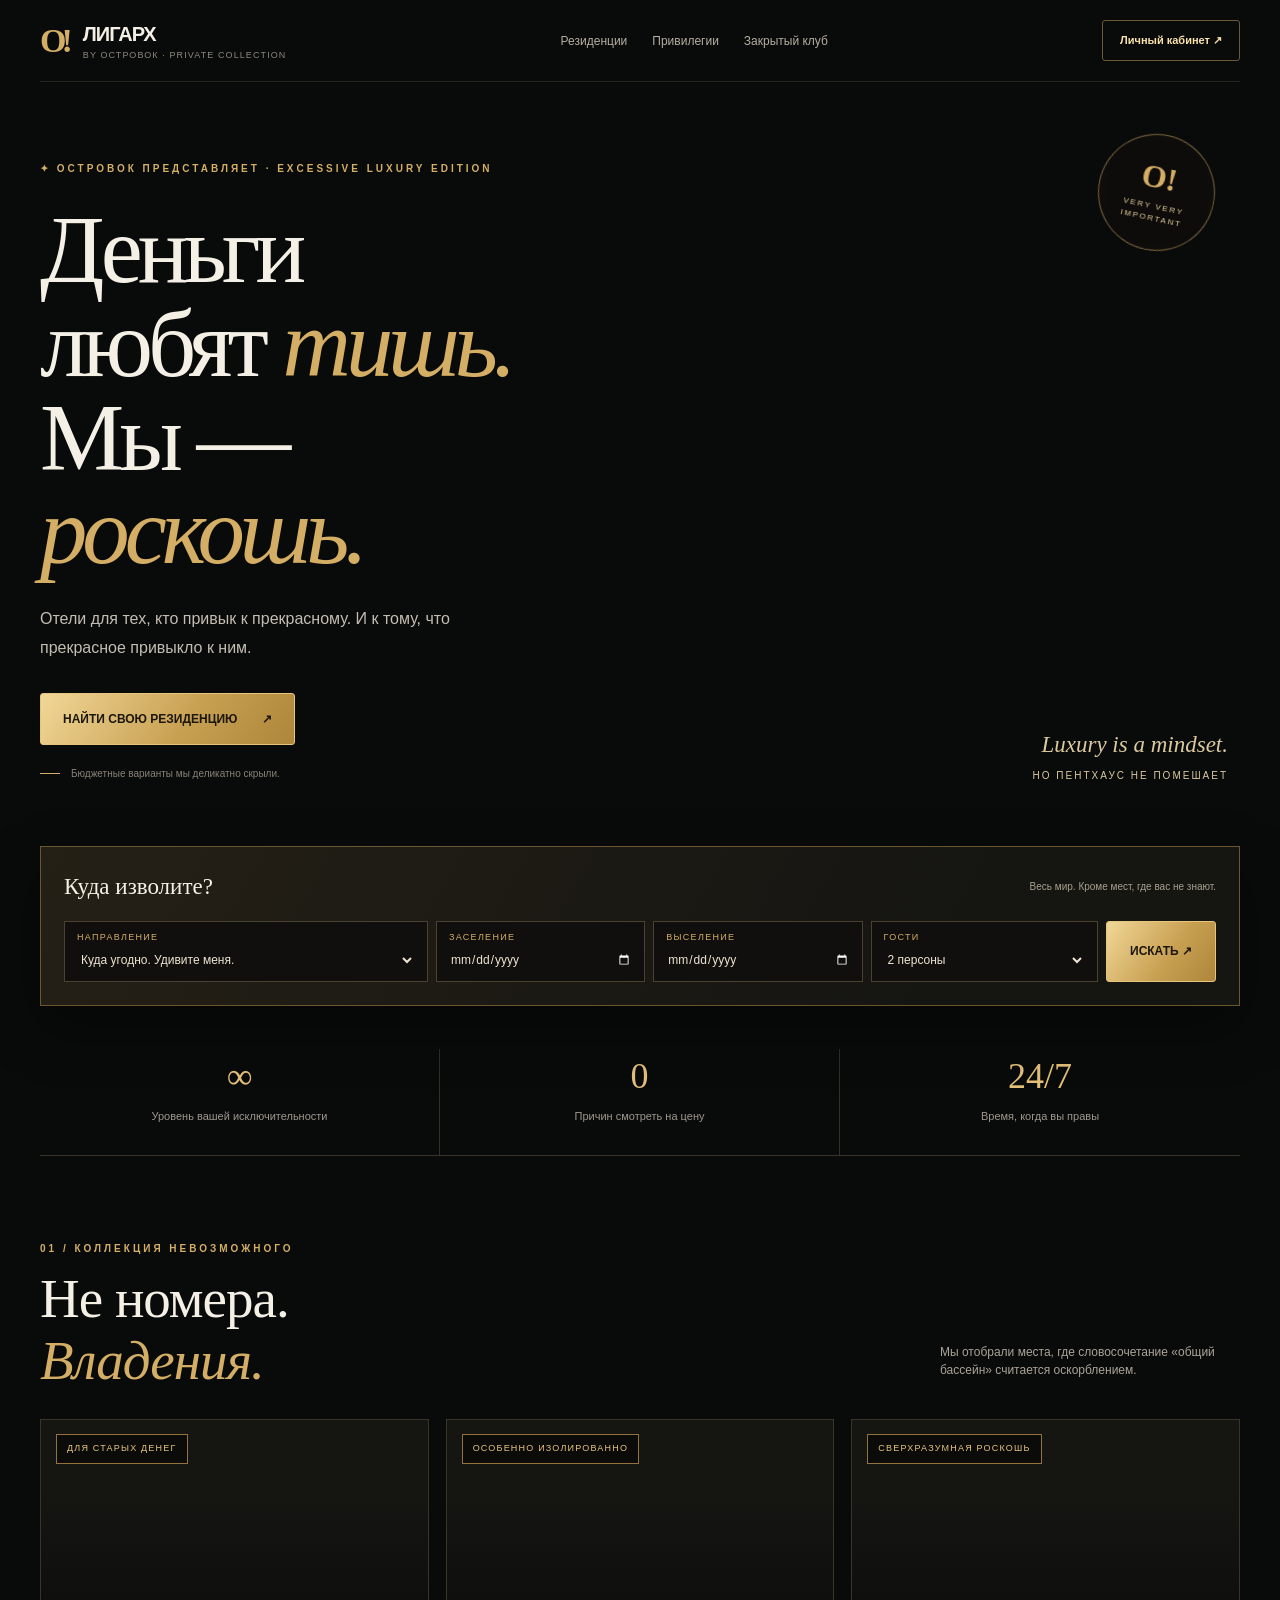
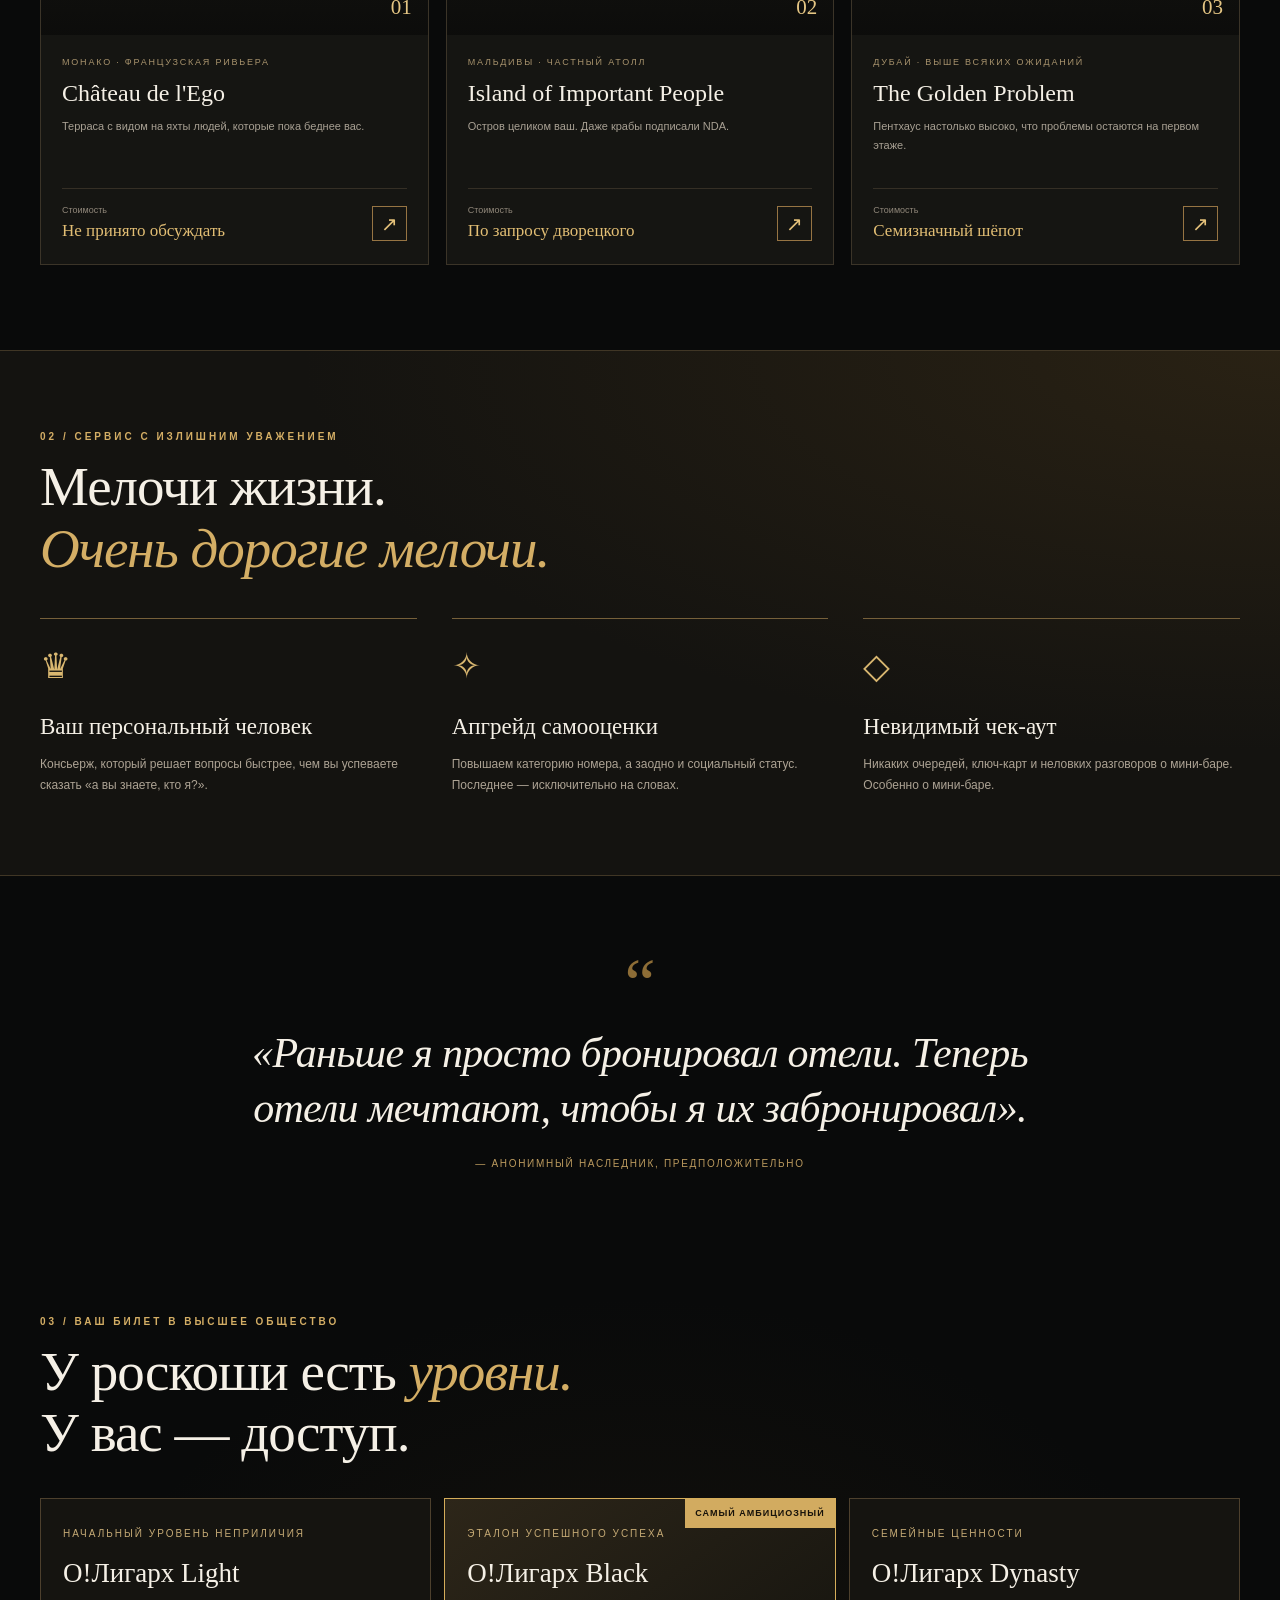
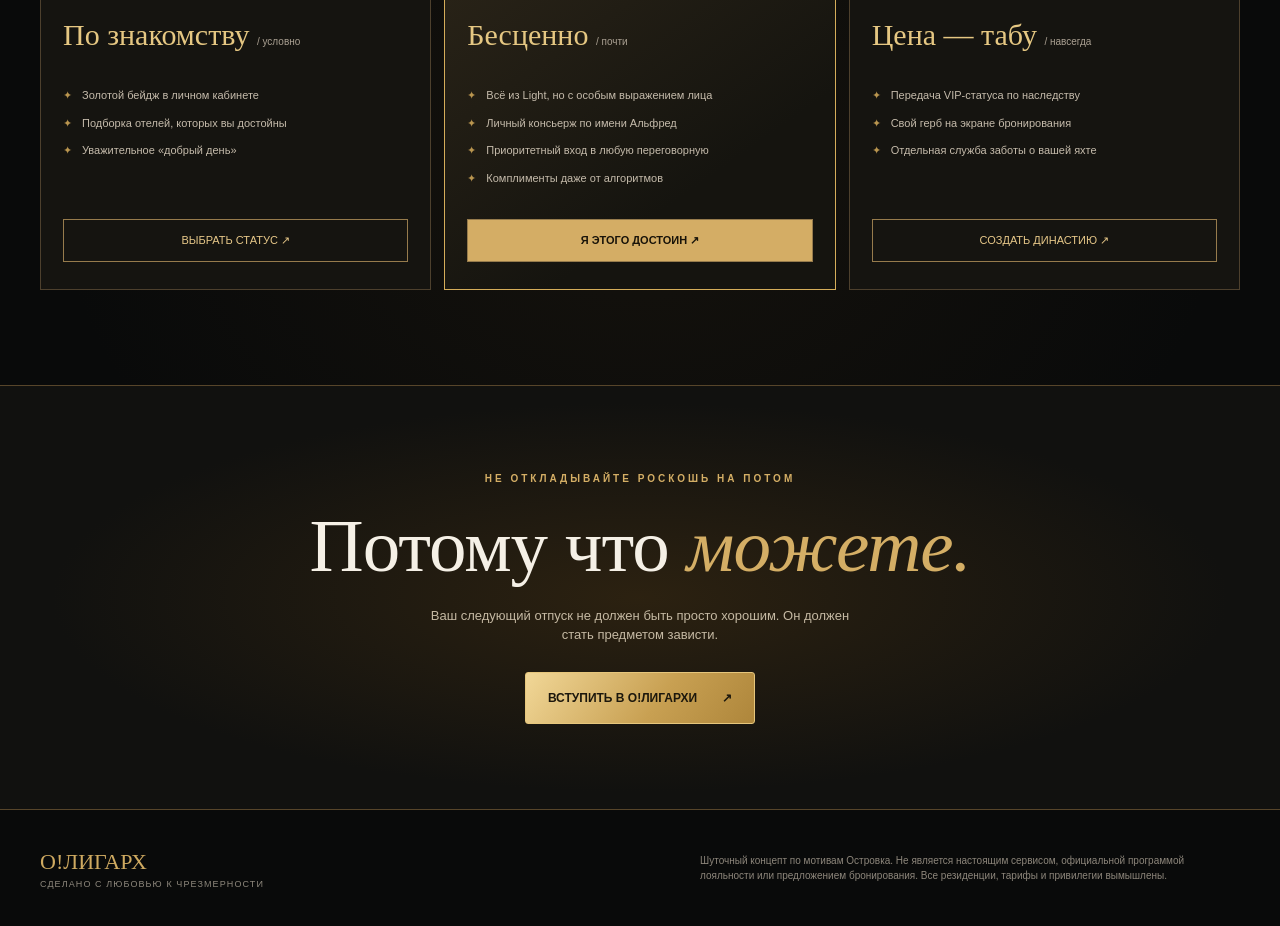
<file: index.html>
<!doctype html>
<html lang="ru">
<head>
  <meta charset="UTF-8" />
  <meta name="viewport" content="width=device-width, initial-scale=1.0" />
  <meta name="theme-color" content="#090a0a" />
  <meta name="description" content="О!Лигарх by Островок — роскошный отдых за пределами разумного. Шуточный премиум-лендинг." />
  <title>О!Лигарх — Отдых за пределами разумного</title>
  <style>
    :root { color-scheme:dark; }
    * { box-sizing:border-box; }
    html { scroll-behavior:smooth; }
    body { margin:0; background:#090a0a; }
    #oligarch{--gold:#d4ae65;--gold2:#fae2aa;--muted:#99938a;--line:#3d3529;--bg:#090a0a;--panel:#151512;color:#f5f0e6;background:var(--bg);font-family:Inter,-apple-system,BlinkMacSystemFont,"Segoe UI",sans-serif;line-height:1.5;overflow:hidden;min-height:100vh}
    #oligarch *{box-sizing:border-box}
    #oligarch button,#oligarch input,#oligarch select{font:inherit}
    #oligarch button{cursor:pointer}
    #oligarch .wrap{width:min(1200px,calc(100% - 64px));margin:auto}
    #oligarch .gold{color:var(--gold)}
    #oligarch .upper{font-size:10px;letter-spacing:3px;text-transform:uppercase;font-weight:700;color:var(--gold)}
    #oligarch .nav{height:82px;display:flex;align-items:center;justify-content:space-between;border-bottom:1px solid #25231e;gap:20px}
    #oligarch .brand{display:flex;align-items:center;gap:15px;white-space:nowrap}
    #oligarch .brandmark{font-family:Georgia,serif;font-size:34px;font-weight:700;color:var(--gold);letter-spacing:-5px}
    #oligarch .brandname{font-size:20px;font-weight:800;letter-spacing:-1px}
    #oligarch .brandcaption{font-size:9px;letter-spacing:1.1px;color:#8e887d;text-transform:uppercase}
    #oligarch .navlinks{display:flex;gap:25px}
    #oligarch .navlinks a{color:#b6aea0;text-decoration:none;font-size:12px;transition:color .2s}
    #oligarch .navlinks a:hover{color:var(--gold)}
    #oligarch .outlinebtn{background:transparent;border:1px solid #6b593b;color:var(--gold2);border-radius:3px;padding:11px 17px;font-size:11px;font-weight:700}
    #oligarch .outlinebtn:hover{background:#282113}
    #oligarch .hero{display:grid;grid-template-columns:1.12fr .88fr;min-height:605px;position:relative}
    #oligarch .hero-left{z-index:2;padding:79px 0 70px;position:relative}
    #oligarch .hero h1{font-family:Georgia,serif;font-size:clamp(58px,7.4vw,105px);font-weight:400;line-height:.99;letter-spacing:-5px;margin:28px 0 26px}
    #oligarch .hero h1 em{font-style:italic;color:var(--gold)}
    #oligarch .hero-copy{font-size:16px;line-height:1.8;color:#c4bdb2;max-width:430px;margin-bottom:30px}
    #oligarch .goldbtn{border:1px solid #e6c67c;background:linear-gradient(125deg,#f1d797 0%,#c8a052 58%,#ae863b 100%);color:#1c170c;padding:16px 22px;border-radius:3px;font-size:12px;font-weight:800;display:inline-flex;gap:25px;align-items:center;justify-content:space-between;transition:transform .2s,filter .2s}
    #oligarch .goldbtn:hover{transform:translateY(-2px);filter:brightness(1.09)}
    #oligarch .hero-note{display:flex;gap:11px;align-items:center;font-size:10px;color:#898277;margin-top:21px}
    #oligarch .hero-note i{width:20px;height:1px;background:var(--gold);display:block}
    #oligarch .hero-visual{position:relative;background:linear-gradient(90deg,#090a0a 0%,transparent 34%),linear-gradient(0deg,#090a0a 0%,transparent 45%),url('https://images.unsplash.com/photo-1566073771259-6a8506099945?w=1200&q=85') center center/cover}
    #oligarch .hero-visual:after{content:"";position:absolute;inset:0;background:linear-gradient(90deg,#090a0a 0%,transparent 45%),linear-gradient(0deg,#090a0a 0%,transparent 50%)}
    #oligarch .seal{position:absolute;z-index:2;right:25px;top:52px;width:117px;height:117px;border:1px solid #d4ae6588;border-radius:50%;display:flex;align-items:center;justify-content:center;flex-direction:column;text-align:center;background:#100e0bb3;backdrop-filter:blur(8px);transform:rotate(12deg)}
    #oligarch .seal b{font-family:Georgia,serif;font-size:32px;color:var(--gold);line-height:1}
    #oligarch .seal small{font-size:8px;letter-spacing:1.8px;color:#e4cd9a;margin-top:8px}
    #oligarch .visual-label{position:absolute;z-index:2;bottom:68px;right:12px;text-align:right;font-size:10px;letter-spacing:2px;text-transform:uppercase;color:#dbc99f}
    #oligarch .visual-label span{display:block;font-family:Georgia,serif;font-style:italic;font-size:23px;text-transform:none;letter-spacing:0;margin-bottom:5px}
    #oligarch .search-shell{margin-top:-5px;position:relative;z-index:3}
    #oligarch .search{border:1px solid #6c5531;background:linear-gradient(120deg,#252016,#151512 75%);padding:23px;box-shadow:0 22px 55px #0006}
    #oligarch .search-heading{display:flex;justify-content:space-between;align-items:center;margin-bottom:17px;gap:14px}
    #oligarch .search-heading strong{font-family:Georgia,serif;font-weight:400;font-size:23px}
    #oligarch .search-heading span{font-size:10px;color:#a9a08e}
    #oligarch .fields{display:grid;grid-template-columns:2fr 1.15fr 1.15fr 1.25fr auto;gap:8px}
    #oligarch .field{min-width:0;background:#100f0d;border:1px solid #4a4131;padding:9px 12px;display:flex;flex-direction:column;gap:4px}
    #oligarch .field label{font-size:9px;color:var(--gold);letter-spacing:1.3px;text-transform:uppercase}
    #oligarch .field input,#oligarch .field select{width:100%;background:transparent;border:0;outline:none;color:#eee4d2;font-size:12px;min-height:23px;color-scheme:dark}
    #oligarch .field select option{background:#171611}
    #oligarch .searchbtn{padding:0 23px}
    #oligarch .trust{display:grid;grid-template-columns:repeat(3,1fr);border-bottom:1px solid #393229;margin-top:43px;margin-bottom:85px}
    #oligarch .trust-item{padding:0 18px 26px;text-align:center;border-right:1px solid #332d24}
    #oligarch .trust-item:last-child{border:0}
    #oligarch .trust-item b{font-size:36px;font-family:Georgia,serif;font-weight:400;color:#e4c079}
    #oligarch .trust-item p{font-size:11px;color:#9f988d;margin:5px 0}
    #oligarch .section-head{display:flex;justify-content:space-between;align-items:end;gap:22px;margin-bottom:28px}
    #oligarch h2{font-family:Georgia,serif;font-weight:400;font-size:clamp(32px,4.3vw,55px);line-height:1.12;letter-spacing:-1px;margin:12px 0 0}
    #oligarch .section-sub{font-size:12px;color:#aca397;max-width:300px}
    #oligarch .collection{padding-bottom:85px}
    #oligarch .hotels{display:grid;grid-template-columns:repeat(3,1fr);gap:17px}
    #oligarch .hotel{background:#151512;border:1px solid #3b3428;overflow:hidden;transition:border-color .2s,transform .2s;min-width:0}
    #oligarch .hotel:hover{border-color:#aa8647;transform:translateY(-3px)}
    #oligarch .hotel-photo{height:215px;background-size:cover;background-position:center;position:relative}
    #oligarch .hotel-photo:after{content:"";position:absolute;inset:0;background:linear-gradient(0deg,#0a0a09c7,transparent 65%)}
    #oligarch .hotel-tag{position:absolute;left:15px;top:14px;z-index:1;background:#0a0a09e6;border:1px solid #93723e;color:#e7c680;font-size:9px;letter-spacing:1.2px;padding:7px 10px;text-transform:uppercase}
    #oligarch .hotel-num{position:absolute;bottom:12px;right:16px;z-index:1;font-family:Georgia,serif;font-size:21px;color:#e5c684}
    #oligarch .hotel-body{padding:21px}
    #oligarch .hotel-loc{font-size:9px;color:#a8936d;text-transform:uppercase;letter-spacing:1.8px}
    #oligarch .hotel-body h3{font-family:Georgia,serif;font-weight:400;font-size:24px;line-height:1.15;margin:10px 0}
    #oligarch .hotel-body p{font-size:11px;color:#a8a093;line-height:1.7;min-height:54px;margin:0}
    #oligarch .hotel-bottom{border-top:1px solid #352f25;margin-top:17px;padding-top:15px;display:flex;align-items:center;justify-content:space-between;gap:8px}
    #oligarch .hotel-bottom small{display:block;color:#90877a;font-size:9px}
    #oligarch .hotel-bottom b{font-size:17px;color:#e2be74;font-family:Georgia,serif;font-weight:400}
    #oligarch .arrowbtn{border:1px solid #967443;background:transparent;color:#e4c17a;width:35px;height:35px;font-size:20px}
    #oligarch .arrowbtn:hover{background:#d4ae65;color:#100f0c}
    #oligarch .benefits-section{background:radial-gradient(ellipse at 100% 0%,#342916aa,transparent 54%),#141310;border-top:1px solid #403625;border-bottom:1px solid #403625;padding:78px 0}
    #oligarch .benefits{display:grid;grid-template-columns:repeat(3,1fr);gap:35px;margin-top:38px}
    #oligarch .benefit{padding-top:22px;border-top:1px solid #76603a}
    #oligarch .benefit-icon{font-family:Georgia,serif;font-size:35px;color:#d9b770}
    #oligarch .benefit h3{font-family:Georgia,serif;font-size:23px;font-weight:400;margin:17px 0 9px}
    #oligarch .benefit p{font-size:12px;line-height:1.8;color:#ada394;margin:0}
    #oligarch .quote-section{padding:85px 0;text-align:center}
    #oligarch .quote-symbol{font-family:Georgia,serif;font-size:70px;color:#8d6d36;line-height:.65}
    #oligarch blockquote{font-family:Georgia,serif;font-size:clamp(23px,3.6vw,42px);line-height:1.3;font-style:italic;max-width:820px;margin:20px auto;letter-spacing:-.7px}
    #oligarch .quote-credit{font-size:10px;letter-spacing:1.7px;text-transform:uppercase;color:#bb9a5e}
    #oligarch .membership{padding:58px 0 95px;background:radial-gradient(ellipse at 50% 70%,#3a2b1540,transparent 65%)}
    #oligarch .plans{display:grid;grid-template-columns:repeat(3,1fr);gap:13px;margin-top:34px;align-items:stretch}
    #oligarch .plan{border:1px solid #4d402d;background:#151410;padding:27px 22px;position:relative;display:flex;flex-direction:column;gap:12px}
    #oligarch .plan.featured{background:linear-gradient(145deg,#2d2619,#15140f 70%);border-color:#d5ad5a}
    #oligarch .ribbon{position:absolute;right:0;top:0;background:#d2ab60;color:#17120a;font-size:9px;font-weight:800;text-transform:uppercase;letter-spacing:1px;padding:8px 10px}
    #oligarch .plan .tier{color:#c5aa75;text-transform:uppercase;font-size:10px;letter-spacing:2px}
    #oligarch .plan h3{font-family:Georgia,serif;font-size:27px;font-weight:400;margin:0}
    #oligarch .plan .price{font-family:Georgia,serif;font-size:30px;color:#e5c782;margin:7px 0}
    #oligarch .plan .price span{font:10px Inter,sans-serif;color:#aaa092;letter-spacing:0}
    #oligarch .plan ul{list-style:none;margin:0 0 10px;padding:0;flex:1}
    #oligarch .plan li{font-size:11px;color:#c5bbab;margin:11px 0;display:flex;gap:10px}
    #oligarch .plan li:before{content:"✦";color:#b9954f}
    #oligarch .plan button{width:100%;padding:12px;font-size:11px;border:1px solid #967b4c;color:#e7c889;background:transparent}
    #oligarch .plan.featured button{background:#d4ad65;color:#181309;font-weight:800}
    #oligarch .plan button:hover{filter:brightness(1.2)}
    #oligarch .bottom-cta{text-align:center;border-top:1px solid #57452a;border-bottom:1px solid #57452a;background:radial-gradient(ellipse at center,#3d2d14aa,#11110f 65%);padding:85px 24px}
    #oligarch .bottom-cta h2{font-size:clamp(42px,6vw,75px);margin:18px 0}
    #oligarch .bottom-cta p{font-size:13px;color:#c5b9a3;margin:0 auto 27px;max-width:440px}
    #oligarch footer{padding:35px 0;display:flex;justify-content:space-between;gap:20px;align-items:center}
    #oligarch .footnote{font-size:10px;color:#8d867b;max-width:540px}
    #oligarch .footbrand{font-family:Georgia,serif;font-size:22px;color:#cfaa61}
    #oligarch .modal-backdrop{position:fixed;z-index:10000;inset:0;background:#000b;display:none;align-items:center;justify-content:center;padding:20px;backdrop-filter:blur(8px)}
    #oligarch .modal-backdrop.visible{display:flex}
    #oligarch .modal{background:linear-gradient(145deg,#292216,#12110f);border:1px solid #bf9754;box-shadow:0 25px 100px #000b;width:min(460px,100%);padding:38px 33px;position:relative}
    #oligarch .modal h3{font:36px/1.1 Georgia,serif;margin:15px 0;color:#f4e4c4}
    #oligarch .modal p{font-size:13px;color:#c8bda8;line-height:1.8;margin-bottom:23px}
    #oligarch .close{position:absolute;top:10px;right:13px;background:transparent;border:0;color:#b69d72;font-size:26px}
    #oligarch .toast{position:fixed;z-index:10001;bottom:25px;left:50%;transform:translate(-50%,20px);opacity:0;pointer-events:none;padding:14px 21px;background:#e3c583;color:#1a150b;border:1px solid #f9e4b3;font-size:12px;font-weight:600;max-width:90%;text-align:center;box-shadow:0 15px 45px #0008;transition:opacity .25s,transform .25s}
    #oligarch .toast.show{opacity:1;transform:translate(-50%,0)}
    @media(max-width:980px){#oligarch .navlinks{display:none}#oligarch .hero h1{letter-spacing:-3px}#oligarch .fields{grid-template-columns:repeat(4,1fr)}#oligarch .fields .field:first-child{grid-column:span 2}#oligarch .searchbtn{grid-column:span 2;min-height:46px}#oligarch .hotel-body h3{font-size:21px}}
    @media(max-width:700px){#oligarch .wrap{width:min(100% - 32px,1200px)}#oligarch .nav{height:70px}#oligarch .brandname{font-size:16px}#oligarch .brandmark{font-size:29px}#oligarch .brandcaption{font-size:7px}#oligarch .outlinebtn{font-size:9px;padding:9px}#oligarch .hero{display:flex;min-height:660px;flex-direction:column}#oligarch .hero-visual{position:absolute;inset:0 0 0 10%;background-position:63% center;opacity:.56}#oligarch .hero-visual:after{background:linear-gradient(90deg,#090a0a 0%,#090a0a66 65%),linear-gradient(0deg,#090a0a 0%,transparent 70%)}#oligarch .hero-left{padding:130px 0 50px}#oligarch .hero h1{font-size:clamp(65px,13vw,94px)}#oligarch .hero-copy{max-width:360px;color:#e0d8cc}#oligarch .seal{top:18px;right:7px;transform:scale(.7) rotate(12deg);transform-origin:top right}#oligarch .visual-label{display:none}#oligarch .fields{grid-template-columns:1fr 1fr}#oligarch .fields .field:first-child{grid-column:span 2}#oligarch .searchbtn{grid-column:span 2;min-height:52px}#oligarch .search-heading span{display:none}#oligarch .search{padding:16px}#oligarch .trust{margin:35px 0 65px}#oligarch .trust-item{padding:0 7px 20px}#oligarch .trust-item b{font-size:27px}#oligarch .trust-item p{font-size:9px}#oligarch .hotels,#oligarch .benefits,#oligarch .plans{grid-template-columns:1fr}#oligarch .hotel-photo{height:235px}#oligarch .hotel-body p{min-height:0}#oligarch .collection{padding-bottom:65px}#oligarch .section-head{display:block}#oligarch .benefits-section{padding:65px 0}#oligarch .benefits{gap:27px}#oligarch .quote-section{padding:75px 0}#oligarch .membership{padding-bottom:75px}#oligarch .plans{gap:14px}#oligarch footer{align-items:start;flex-direction:column}}
    @media(prefers-reduced-motion:reduce){html{scroll-behavior:auto}#oligarch *{transition:none!important}}
  </style>
</head>
<body>
<div id="oligarch">
  <div class="wrap">
    <header class="nav">
      <div class="brand">
        <div class="brandmark">О!</div>
        <div><div class="brandname">ЛИГАРХ</div><div class="brandcaption">by Островок · Private Collection</div></div>
      </div>
      <nav class="navlinks" aria-label="Навигация"><a href="#ol-collection">Резиденции</a><a href="#ol-privileges">Привилегии</a><a href="#ol-club">Закрытый клуб</a></nav>
      <button class="outlinebtn" data-modal="access">Личный кабинет ↗</button>
    </header>
    <section class="hero">
      <div class="hero-left">
        <div class="upper">✦ Островок представляет · Excessive Luxury Edition</div>
        <h1>Деньги<br>любят <em>тишь.</em><br>Мы —<br><em>роскошь.</em></h1>
        <p class="hero-copy">Отели для тех, кто привык к прекрасному. И к тому, что прекрасное привыкло к ним.</p>
        <button class="goldbtn" data-scroll="#ol-search">НАЙТИ СВОЮ РЕЗИДЕНЦИЮ <span>↗</span></button>
        <div class="hero-note"><i></i> Бюджетные варианты мы деликатно скрыли.</div>
      </div>
      <div class="hero-visual" role="img" aria-label="Роскошный курорт"><div class="seal"><b>О!</b><small>VERY VERY<br>IMPORTANT</small></div><div class="visual-label"><span>Luxury is a mindset.</span>Но пентхаус не помешает</div></div>
    </section>
    <div class="search-shell" id="ol-search"><div class="search">
      <div class="search-heading"><strong>Куда изволите?</strong><span>Весь мир. Кроме мест, где вас не знают.</span></div>
      <div class="fields">
        <div class="field"><label for="ol-destination">Направление</label><select id="ol-destination"><option value="all">Куда угодно. Удивите меня.</option><option value="monaco">Монако</option><option value="maldives">Мальдивы</option><option value="dubai">Дубай</option></select></div>
        <div class="field"><label for="ol-in">Заселение</label><input id="ol-in" type="date"></div>
        <div class="field"><label for="ol-out">Выселение</label><input id="ol-out" type="date"></div>
        <div class="field"><label for="ol-guests">Гости</label><select id="ol-guests"><option>1 персона</option><option selected>2 персоны</option><option>Вся свита</option></select></div>
        <button class="goldbtn searchbtn" id="ol-search-button">ИСКАТЬ ↗</button>
      </div>
    </div></div>
    <section class="trust"><div class="trust-item"><b>∞</b><p>Уровень вашей исключительности</p></div><div class="trust-item"><b>0</b><p>Причин смотреть на цену</p></div><div class="trust-item"><b>24/7</b><p>Время, когда вы правы</p></div></section>
    <section class="collection" id="ol-collection">
      <div class="section-head"><div><div class="upper">01 / Коллекция невозможного</div><h2>Не номера.<br><em class="gold">Владения.</em></h2></div><p class="section-sub">Мы отобрали места, где словосочетание «общий бассейн» считается оскорблением.</p></div>
      <div class="hotels">
        <article class="hotel" data-location="monaco"><div class="hotel-photo" style="background-image:url('https://images.unsplash.com/photo-1613490493576-7fde63acd811?w=900&q=85')"><span class="hotel-tag">Для старых денег</span><span class="hotel-num">01</span></div><div class="hotel-body"><div class="hotel-loc">Монако · Французская Ривьера</div><h3>Château de l'Ego</h3><p>Терраса с видом на яхты людей, которые пока беднее вас.</p><div class="hotel-bottom"><div><small>Стоимость</small><b>Не принято обсуждать</b></div><button aria-label="Подробнее о Château de l'Ego" class="arrowbtn" data-hotel="Château de l'Ego">↗</button></div></div></article>
        <article class="hotel" data-location="maldives"><div class="hotel-photo" style="background-image:url('https://images.unsplash.com/photo-1571896349842-33c89424de2d?w=900&q=85')"><span class="hotel-tag">Особенно изолированно</span><span class="hotel-num">02</span></div><div class="hotel-body"><div class="hotel-loc">Мальдивы · Частный атолл</div><h3>Island of Important People</h3><p>Остров целиком ваш. Даже крабы подписали NDA.</p><div class="hotel-bottom"><div><small>Стоимость</small><b>По запросу дворецкого</b></div><button aria-label="Подробнее об Island of Important People" class="arrowbtn" data-hotel="Island of Important People">↗</button></div></div></article>
        <article class="hotel" data-location="dubai"><div class="hotel-photo" style="background-image:url('https://images.unsplash.com/photo-1542314831-068cd1dbfeeb?w=900&q=85')"><span class="hotel-tag">Сверхразумная роскошь</span><span class="hotel-num">03</span></div><div class="hotel-body"><div class="hotel-loc">Дубай · Выше всяких ожиданий</div><h3>The Golden Problem</h3><p>Пентхаус настолько высоко, что проблемы остаются на первом этаже.</p><div class="hotel-bottom"><div><small>Стоимость</small><b>Семизначный шёпот</b></div><button aria-label="Подробнее о The Golden Problem" class="arrowbtn" data-hotel="The Golden Problem">↗</button></div></div></article>
      </div>
    </section>
  </div>
  <section class="benefits-section" id="ol-privileges"><div class="wrap"><div class="upper">02 / Сервис с излишним уважением</div><h2>Мелочи жизни.<br><em class="gold">Очень дорогие мелочи.</em></h2><div class="benefits"><div class="benefit"><div class="benefit-icon">♛</div><h3>Ваш персональный человек</h3><p>Консьерж, который решает вопросы быстрее, чем вы успеваете сказать «а вы знаете, кто я?».</p></div><div class="benefit"><div class="benefit-icon">✧</div><h3>Апгрейд самооценки</h3><p>Повышаем категорию номера, а заодно и социальный статус. Последнее — исключительно на словах.</p></div><div class="benefit"><div class="benefit-icon">◇</div><h3>Невидимый чек-аут</h3><p>Никаких очередей, ключ-карт и неловких разговоров о мини-баре. Особенно о мини-баре.</p></div></div></div></section>
  <div class="wrap quote-section"><div class="quote-symbol">“</div><blockquote>«Раньше я просто бронировал отели. Теперь отели мечтают, чтобы я их забронировал».</blockquote><div class="quote-credit">— Анонимный наследник, предположительно</div></div>
  <section class="membership" id="ol-club"><div class="wrap"><div class="upper">03 / Ваш билет в высшее общество</div><h2>У роскоши есть <em class="gold">уровни.</em><br>У вас — доступ.</h2><div class="plans">
    <div class="plan"><div class="tier">Начальный уровень неприличия</div><h3>О!Лигарх Light</h3><div class="price">По знакомству <span>/ условно</span></div><ul><li>Золотой бейдж в личном кабинете</li><li>Подборка отелей, которых вы достойны</li><li>Уважительное «добрый день»</li></ul><button data-plan="О!Лигарх Light">ВЫБРАТЬ СТАТУС ↗</button></div>
    <div class="plan featured"><span class="ribbon">Самый амбициозный</span><div class="tier">Эталон успешного успеха</div><h3>О!Лигарх Black</h3><div class="price">Бесценно <span>/ почти</span></div><ul><li>Всё из Light, но с особым выражением лица</li><li>Личный консьерж по имени Альфред</li><li>Приоритетный вход в любую переговорную</li><li>Комплименты даже от алгоритмов</li></ul><button data-plan="О!Лигарх Black">Я ЭТОГО ДОСТОИН ↗</button></div>
    <div class="plan"><div class="tier">Семейные ценности</div><h3>О!Лигарх Dynasty</h3><div class="price">Цена — табу <span>/ навсегда</span></div><ul><li>Передача VIP-статуса по наследству</li><li>Свой герб на экране бронирования</li><li>Отдельная служба заботы о вашей яхте</li></ul><button data-plan="О!Лигарх Dynasty">СОЗДАТЬ ДИНАСТИЮ ↗</button></div>
  </div></div></section>
  <section class="bottom-cta"><div class="upper">Не откладывайте роскошь на потом</div><h2>Потому что <em class="gold">можете.</em></h2><p>Ваш следующий отпуск не должен быть просто хорошим. Он должен стать предметом зависти.</p><button class="goldbtn" data-modal="application">ВСТУПИТЬ В О!ЛИГАРХИ <span>↗</span></button></section>
  <div class="wrap"><footer><div><div class="footbrand">О!ЛИГАРХ</div><div class="brandcaption">Сделано с любовью к чрезмерности</div></div><div class="footnote">Шуточный концепт по мотивам Островка. Не является настоящим сервисом, официальной программой лояльности или предложением бронирования. Все резиденции, тарифы и привилегии вымышлены.</div></footer></div>
  <div class="modal-backdrop" id="ol-modal" role="dialog" aria-modal="true" aria-labelledby="ol-modal-title" aria-hidden="true"><div class="modal"><button class="close" id="ol-close" aria-label="Закрыть">×</button><div class="upper" id="ol-modal-eyebrow">О!Лигарх Private Service</div><h3 id="ol-modal-title">Ваше превосходительство.</h3><p id="ol-modal-description">Наш консьерж уже разминает пальцы.</p><button class="goldbtn" id="ol-modal-ok">ВЕЛИКОЛЕПНО ↗</button></div></div>
  <div class="toast" id="ol-toast" role="status" aria-live="polite"></div>
</div>
<script>
  (function(){
    const root=document.getElementById('oligarch');
    if(!root||root.dataset.ready)return;
    root.dataset.ready='1';
    const get=id=>root.querySelector('#'+id);
    const modal=get('ol-modal'), title=get('ol-modal-title'), description=get('ol-modal-description'), eyebrow=get('ol-modal-eyebrow');
    let toastTimer;
    function showModal(head,body,sub='О!Лигарх Private Service'){
      title.textContent=head;description.textContent=body;eyebrow.textContent=sub;modal.classList.add('visible');modal.setAttribute('aria-hidden','false');get('ol-close').focus();
    }
    function hideModal(){modal.classList.remove('visible');modal.setAttribute('aria-hidden','true')}
    function toast(message){
      const el=get('ol-toast');el.textContent=message;el.classList.add('show');clearTimeout(toastTimer);toastTimer=setTimeout(()=>el.classList.remove('show'),3800);
    }
    root.querySelectorAll('[data-scroll]').forEach(btn=>btn.addEventListener('click',()=>root.querySelector(btn.dataset.scroll)?.scrollIntoView({behavior:'smooth',block:'center'})));
    root.querySelectorAll('a[href^="#"]').forEach(link=>link.addEventListener('click',event=>{const target=root.querySelector(link.getAttribute('href'));if(target){event.preventDefault();target.scrollIntoView({behavior:'smooth'})}}));
    root.querySelectorAll('[data-modal]').forEach(btn=>btn.addEventListener('click',()=>{
      if(btn.dataset.modal==='access')showModal('Вас уже ожидают.','Но пока этот кабинет существует только в головах продуктовой команды. Ваш статус от этого нисколько не страдает.','Закрытый клуб');
      else showModal('Заявка почти одобрена.','Мы проверили вашу готовность к роскоши. Осталось совсем немного: придумать настоящий продукт. Это шуточный концепт.','Особое приглашение');
    }));
    root.querySelectorAll('[data-hotel]').forEach(btn=>btn.addEventListener('click',()=>{
      showModal(btn.dataset.hotel,'Резиденция прошла строгий отбор по количеству мрамора и уровню зависти. Объект вымышленный, но чувство исключительности — настоящее.','Private Collection · Детали резиденции');
    }));
    root.querySelectorAll('[data-plan]').forEach(btn=>btn.addEventListener('click',()=>{
      showModal('Поздравляем. Вы — О!Лигарх.','Статус «'+btn.dataset.plan+'» присвоен вам торжественно и исключительно в рамках этой демоверсии. Консьерж Альфред просил передать поклон.','Церемония посвящения');
    }));
    get('ol-search-button').addEventListener('click',()=>{
      const dest=get('ol-destination').value, dateIn=get('ol-in').value,dateOut=get('ol-out').value;
      if(dateIn&&dateOut&&dateOut<=dateIn){toast('Даже олигархи не могут выселиться раньше заселения.');return}
      let visible=0;
      root.querySelectorAll('.hotel').forEach(card=>{let ok=dest==='all'||card.dataset.location===dest;card.style.display=ok?'':'none';if(ok)visible++});
      root.querySelector('#ol-collection').scrollIntoView({behavior:'smooth'});
      toast(visible+' избранных резиденций. Настоящее бронирование пока ниже нашего достоинства.');
    });
    get('ol-close').addEventListener('click',hideModal);
    get('ol-modal-ok').addEventListener('click',hideModal);
    modal.addEventListener('click',e=>{if(e.target===modal)hideModal()});
    document.addEventListener('keydown',e=>{if(e.key==='Escape')hideModal()});
  })();
</script>
</body>
</html>
</file>
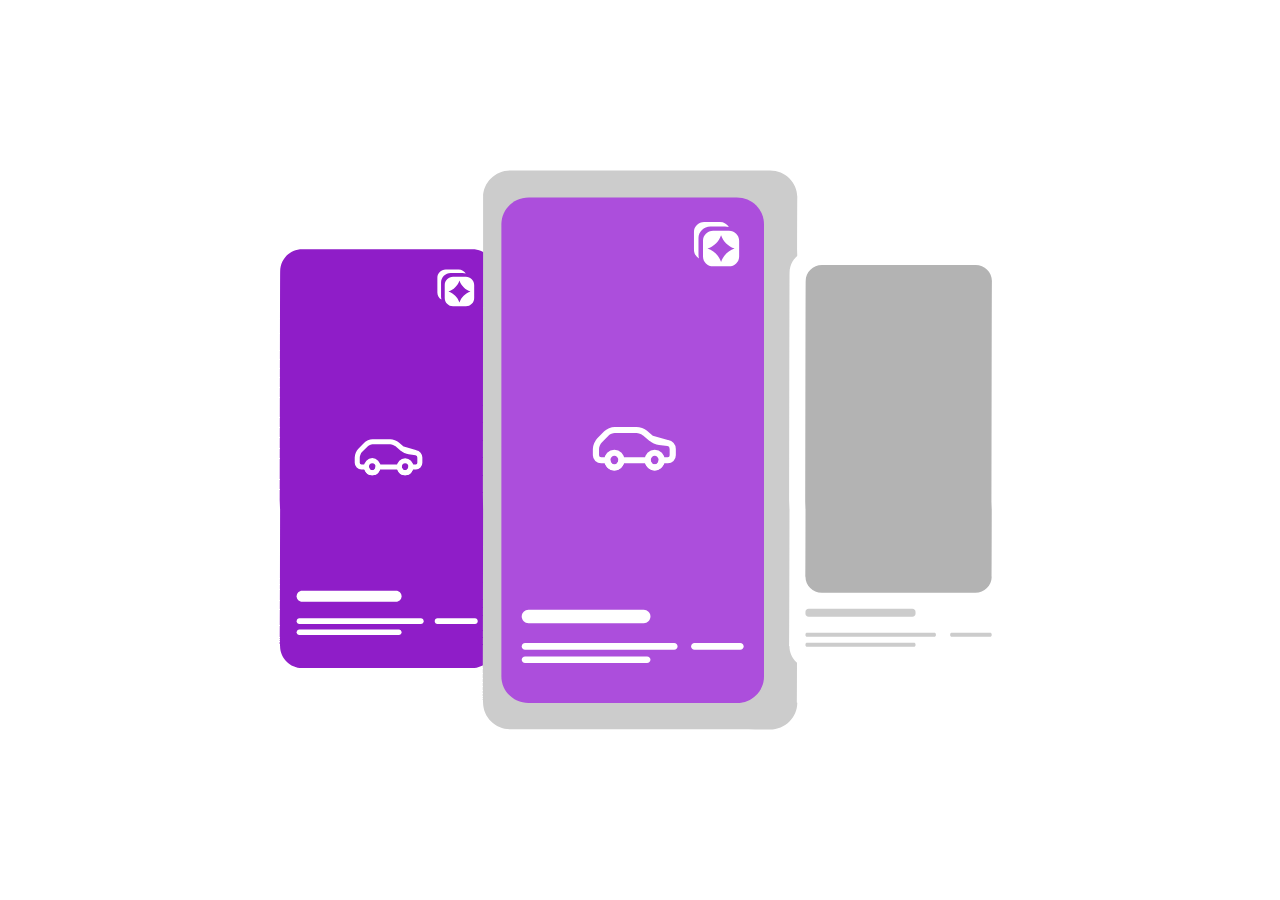
<file: data.html>
<html xmlns="http://www.w3.org/1999/xhtml">
<meta charset="UTF-8">
<head>
    <style>
        body{
            background-color:#ffffff;
            margin: 0px;
            height: 100%;
            overflow: hidden;
        }
        #lottie{
            background-color:#ffffff;
            width:100%;
            height:100%;
            display:block;
            overflow: hidden;
            transform: translate3d(0,0,0);
            text-align: center;
            opacity: 1;
        }

    </style>
</head>
<body>
<!-- build:scripto --><script>(typeof navigator !== "undefined") && (function(root, factory) {
    if (typeof define === "function" && define.amd) {
        define(function() {
            return factory(root);
        });
    } else if (typeof module === "object" && module.exports) {
        module.exports = factory(root);
    } else {
        root.lottie = factory(root);
        root.bodymovin = root.lottie;
    }
}((window || {}), function(window) {
	"use strict";var svgNS="http://www.w3.org/2000/svg",locationHref="",initialDefaultFrame=-999999,subframeEnabled=!0,expressionsPlugin,isSafari=/^((?!chrome|android).)*safari/i.test(navigator.userAgent),cachedColors={},bm_rounder=Math.round,bm_rnd,bm_pow=Math.pow,bm_sqrt=Math.sqrt,bm_abs=Math.abs,bm_floor=Math.floor,bm_max=Math.max,bm_min=Math.min,blitter=10,BMMath={};function ProjectInterface(){return{}}!function(){var t,e=["abs","acos","acosh","asin","asinh","atan","atanh","atan2","ceil","cbrt","expm1","clz32","cos","cosh","exp","floor","fround","hypot","imul","log","log1p","log2","log10","max","min","pow","random","round","sign","sin","sinh","sqrt","tan","tanh","trunc","E","LN10","LN2","LOG10E","LOG2E","PI","SQRT1_2","SQRT2"],r=e.length;for(t=0;t<r;t+=1)BMMath[e[t]]=Math[e[t]]}(),BMMath.random=Math.random,BMMath.abs=function(t){if("object"===typeof t&&t.length){var e,r=createSizedArray(t.length),i=t.length;for(e=0;e<i;e+=1)r[e]=Math.abs(t[e]);return r}return Math.abs(t)};var defaultCurveSegments=150,degToRads=Math.PI/180,roundCorner=.5519;function roundValues(t){bm_rnd=t?Math.round:function(t){return t}}function styleDiv(t){t.style.position="absolute",t.style.top=0,t.style.left=0,t.style.display="block",t.style.transformOrigin=t.style.webkitTransformOrigin="0 0",t.style.backfaceVisibility=t.style.webkitBackfaceVisibility="visible",t.style.transformStyle=t.style.webkitTransformStyle=t.style.mozTransformStyle="preserve-3d"}function BMEnterFrameEvent(t,e,r,i){this.type=t,this.currentTime=e,this.totalTime=r,this.direction=i<0?-1:1}function BMCompleteEvent(t,e){this.type=t,this.direction=e<0?-1:1}function BMCompleteLoopEvent(t,e,r,i){this.type=t,this.currentLoop=r,this.totalLoops=e,this.direction=i<0?-1:1}function BMSegmentStartEvent(t,e,r){this.type=t,this.firstFrame=e,this.totalFrames=r}function BMDestroyEvent(t,e){this.type=t,this.target=e}function BMRenderFrameErrorEvent(t,e){this.type="renderFrameError",this.nativeError=t,this.currentTime=e}function BMConfigErrorEvent(t){this.type="configError",this.nativeError=t}function BMAnimationConfigErrorEvent(t,e){this.type=t,this.nativeError=e,this.currentTime=currentTime}roundValues(!1);var createElementID=(G=0,function(){return"__lottie_element_"+ ++G}),G;function HSVtoRGB(t,e,r){var i,s,a,n,o,h,l,p;switch(h=r*(1-e),l=r*(1-(o=6*t-(n=Math.floor(6*t)))*e),p=r*(1-(1-o)*e),n%6){case 0:i=r,s=p,a=h;break;case 1:i=l,s=r,a=h;break;case 2:i=h,s=r,a=p;break;case 3:i=h,s=l,a=r;break;case 4:i=p,s=h,a=r;break;case 5:i=r,s=h,a=l}return[i,s,a]}function RGBtoHSV(t,e,r){var i,s=Math.max(t,e,r),a=Math.min(t,e,r),n=s-a,o=0===s?0:n/s,h=s/255;switch(s){case a:i=0;break;case t:i=e-r+n*(e<r?6:0),i/=6*n;break;case e:i=r-t+2*n,i/=6*n;break;case r:i=t-e+4*n,i/=6*n}return[i,o,h]}function addSaturationToRGB(t,e){var r=RGBtoHSV(255*t[0],255*t[1],255*t[2]);return r[1]+=e,1<r[1]?r[1]=1:r[1]<=0&&(r[1]=0),HSVtoRGB(r[0],r[1],r[2])}function addBrightnessToRGB(t,e){var r=RGBtoHSV(255*t[0],255*t[1],255*t[2]);return r[2]+=e,1<r[2]?r[2]=1:r[2]<0&&(r[2]=0),HSVtoRGB(r[0],r[1],r[2])}function addHueToRGB(t,e){var r=RGBtoHSV(255*t[0],255*t[1],255*t[2]);return r[0]+=e/360,1<r[0]?r[0]-=1:r[0]<0&&(r[0]+=1),HSVtoRGB(r[0],r[1],r[2])}var rgbToHex=function(){var t,e,i=[];for(t=0;t<256;t+=1)e=t.toString(16),i[t]=1==e.length?"0"+e:e;return function(t,e,r){return t<0&&(t=0),e<0&&(e=0),r<0&&(r=0),"#"+i[t]+i[e]+i[r]}}();function BaseEvent(){}BaseEvent.prototype={triggerEvent:function(t,e){if(this._cbs[t])for(var r=this._cbs[t].length,i=0;i<r;i++)this._cbs[t][i](e)},addEventListener:function(t,e){return this._cbs[t]||(this._cbs[t]=[]),this._cbs[t].push(e),function(){this.removeEventListener(t,e)}.bind(this)},removeEventListener:function(t,e){if(e){if(this._cbs[t]){for(var r=0,i=this._cbs[t].length;r<i;)this._cbs[t][r]===e&&(this._cbs[t].splice(r,1),r-=1,i-=1),r+=1;this._cbs[t].length||(this._cbs[t]=null)}}else this._cbs[t]=null}};var createTypedArray="function"==typeof Uint8ClampedArray&&"function"==typeof Float32Array?function(t,e){return"float32"===t?new Float32Array(e):"int16"===t?new Int16Array(e):"uint8c"===t?new Uint8ClampedArray(e):void 0}:function(t,e){var r,i=0,s=[];switch(t){case"int16":case"uint8c":r=1;break;default:r=1.1}for(i=0;i<e;i+=1)s.push(r);return s};function createSizedArray(t){return Array.apply(null,{length:t})}function createNS(t){return document.createElementNS(svgNS,t)}function createTag(t){return document.createElement(t)}function DynamicPropertyContainer(){}DynamicPropertyContainer.prototype={addDynamicProperty:function(t){-1===this.dynamicProperties.indexOf(t)&&(this.dynamicProperties.push(t),this.container.addDynamicProperty(this),this._isAnimated=!0)},iterateDynamicProperties:function(){this._mdf=!1;var t,e=this.dynamicProperties.length;for(t=0;t<e;t+=1)this.dynamicProperties[t].getValue(),this.dynamicProperties[t]._mdf&&(this._mdf=!0)},initDynamicPropertyContainer:function(t){this.container=t,this.dynamicProperties=[],this._mdf=!1,this._isAnimated=!1}};var getBlendMode=(Pa={0:"source-over",1:"multiply",2:"screen",3:"overlay",4:"darken",5:"lighten",6:"color-dodge",7:"color-burn",8:"hard-light",9:"soft-light",10:"difference",11:"exclusion",12:"hue",13:"saturation",14:"color",15:"luminosity"},function(t){return Pa[t]||""}),Pa,Matrix=function(){var s=Math.cos,a=Math.sin,n=Math.tan,i=Math.round;function t(){return this.props[0]=1,this.props[1]=0,this.props[2]=0,this.props[3]=0,this.props[4]=0,this.props[5]=1,this.props[6]=0,this.props[7]=0,this.props[8]=0,this.props[9]=0,this.props[10]=1,this.props[11]=0,this.props[12]=0,this.props[13]=0,this.props[14]=0,this.props[15]=1,this}function e(t){if(0===t)return this;var e=s(t),r=a(t);return this._t(e,-r,0,0,r,e,0,0,0,0,1,0,0,0,0,1)}function r(t){if(0===t)return this;var e=s(t),r=a(t);return this._t(1,0,0,0,0,e,-r,0,0,r,e,0,0,0,0,1)}function o(t){if(0===t)return this;var e=s(t),r=a(t);return this._t(e,0,r,0,0,1,0,0,-r,0,e,0,0,0,0,1)}function h(t){if(0===t)return this;var e=s(t),r=a(t);return this._t(e,-r,0,0,r,e,0,0,0,0,1,0,0,0,0,1)}function l(t,e){return this._t(1,e,t,1,0,0)}function p(t,e){return this.shear(n(t),n(e))}function m(t,e){var r=s(e),i=a(e);return this._t(r,i,0,0,-i,r,0,0,0,0,1,0,0,0,0,1)._t(1,0,0,0,n(t),1,0,0,0,0,1,0,0,0,0,1)._t(r,-i,0,0,i,r,0,0,0,0,1,0,0,0,0,1)}function f(t,e,r){return r||0===r||(r=1),1===t&&1===e&&1===r?this:this._t(t,0,0,0,0,e,0,0,0,0,r,0,0,0,0,1)}function c(t,e,r,i,s,a,n,o,h,l,p,m,f,c,d,u){return this.props[0]=t,this.props[1]=e,this.props[2]=r,this.props[3]=i,this.props[4]=s,this.props[5]=a,this.props[6]=n,this.props[7]=o,this.props[8]=h,this.props[9]=l,this.props[10]=p,this.props[11]=m,this.props[12]=f,this.props[13]=c,this.props[14]=d,this.props[15]=u,this}function d(t,e,r){return r=r||0,0!==t||0!==e||0!==r?this._t(1,0,0,0,0,1,0,0,0,0,1,0,t,e,r,1):this}function u(t,e,r,i,s,a,n,o,h,l,p,m,f,c,d,u){var y=this.props;if(1===t&&0===e&&0===r&&0===i&&0===s&&1===a&&0===n&&0===o&&0===h&&0===l&&1===p&&0===m)return y[12]=y[12]*t+y[15]*f,y[13]=y[13]*a+y[15]*c,y[14]=y[14]*p+y[15]*d,y[15]=y[15]*u,this._identityCalculated=!1,this;var g=y[0],v=y[1],b=y[2],E=y[3],x=y[4],P=y[5],S=y[6],_=y[7],A=y[8],C=y[9],T=y[10],k=y[11],M=y[12],D=y[13],F=y[14],w=y[15];return y[0]=g*t+v*s+b*h+E*f,y[1]=g*e+v*a+b*l+E*c,y[2]=g*r+v*n+b*p+E*d,y[3]=g*i+v*o+b*m+E*u,y[4]=x*t+P*s+S*h+_*f,y[5]=x*e+P*a+S*l+_*c,y[6]=x*r+P*n+S*p+_*d,y[7]=x*i+P*o+S*m+_*u,y[8]=A*t+C*s+T*h+k*f,y[9]=A*e+C*a+T*l+k*c,y[10]=A*r+C*n+T*p+k*d,y[11]=A*i+C*o+T*m+k*u,y[12]=M*t+D*s+F*h+w*f,y[13]=M*e+D*a+F*l+w*c,y[14]=M*r+D*n+F*p+w*d,y[15]=M*i+D*o+F*m+w*u,this._identityCalculated=!1,this}function y(){return this._identityCalculated||(this._identity=!(1!==this.props[0]||0!==this.props[1]||0!==this.props[2]||0!==this.props[3]||0!==this.props[4]||1!==this.props[5]||0!==this.props[6]||0!==this.props[7]||0!==this.props[8]||0!==this.props[9]||1!==this.props[10]||0!==this.props[11]||0!==this.props[12]||0!==this.props[13]||0!==this.props[14]||1!==this.props[15]),this._identityCalculated=!0),this._identity}function g(t){for(var e=0;e<16;){if(t.props[e]!==this.props[e])return!1;e+=1}return!0}function v(t){var e;for(e=0;e<16;e+=1)t.props[e]=this.props[e]}function b(t){var e;for(e=0;e<16;e+=1)this.props[e]=t[e]}function E(t,e,r){return{x:t*this.props[0]+e*this.props[4]+r*this.props[8]+this.props[12],y:t*this.props[1]+e*this.props[5]+r*this.props[9]+this.props[13],z:t*this.props[2]+e*this.props[6]+r*this.props[10]+this.props[14]}}function x(t,e,r){return t*this.props[0]+e*this.props[4]+r*this.props[8]+this.props[12]}function P(t,e,r){return t*this.props[1]+e*this.props[5]+r*this.props[9]+this.props[13]}function S(t,e,r){return t*this.props[2]+e*this.props[6]+r*this.props[10]+this.props[14]}function _(){var t=this.props[0]*this.props[5]-this.props[1]*this.props[4],e=this.props[5]/t,r=-this.props[1]/t,i=-this.props[4]/t,s=this.props[0]/t,a=(this.props[4]*this.props[13]-this.props[5]*this.props[12])/t,n=-(this.props[0]*this.props[13]-this.props[1]*this.props[12])/t,o=new Matrix;return o.props[0]=e,o.props[1]=r,o.props[4]=i,o.props[5]=s,o.props[12]=a,o.props[13]=n,o}function A(t){return this.getInverseMatrix().applyToPointArray(t[0],t[1],t[2]||0)}function C(t){var e,r=t.length,i=[];for(e=0;e<r;e+=1)i[e]=A(t[e]);return i}function T(t,e,r){var i=createTypedArray("float32",6);if(this.isIdentity())i[0]=t[0],i[1]=t[1],i[2]=e[0],i[3]=e[1],i[4]=r[0],i[5]=r[1];else{var s=this.props[0],a=this.props[1],n=this.props[4],o=this.props[5],h=this.props[12],l=this.props[13];i[0]=t[0]*s+t[1]*n+h,i[1]=t[0]*a+t[1]*o+l,i[2]=e[0]*s+e[1]*n+h,i[3]=e[0]*a+e[1]*o+l,i[4]=r[0]*s+r[1]*n+h,i[5]=r[0]*a+r[1]*o+l}return i}function k(t,e,r){return this.isIdentity()?[t,e,r]:[t*this.props[0]+e*this.props[4]+r*this.props[8]+this.props[12],t*this.props[1]+e*this.props[5]+r*this.props[9]+this.props[13],t*this.props[2]+e*this.props[6]+r*this.props[10]+this.props[14]]}function M(t,e){if(this.isIdentity())return t+","+e;var r=this.props;return Math.round(100*(t*r[0]+e*r[4]+r[12]))/100+","+Math.round(100*(t*r[1]+e*r[5]+r[13]))/100}function D(){for(var t=0,e=this.props,r="matrix3d(";t<16;)r+=i(1e4*e[t])/1e4,r+=15===t?")":",",t+=1;return r}function F(t){return t<1e-6&&0<t||-1e-6<t&&t<0?i(1e4*t)/1e4:t}function w(){var t=this.props;return"matrix("+F(t[0])+","+F(t[1])+","+F(t[4])+","+F(t[5])+","+F(t[12])+","+F(t[13])+")"}return function(){this.reset=t,this.rotate=e,this.rotateX=r,this.rotateY=o,this.rotateZ=h,this.skew=p,this.skewFromAxis=m,this.shear=l,this.scale=f,this.setTransform=c,this.translate=d,this.transform=u,this.applyToPoint=E,this.applyToX=x,this.applyToY=P,this.applyToZ=S,this.applyToPointArray=k,this.applyToTriplePoints=T,this.applyToPointStringified=M,this.toCSS=D,this.to2dCSS=w,this.clone=v,this.cloneFromProps=b,this.equals=g,this.inversePoints=C,this.inversePoint=A,this.getInverseMatrix=_,this._t=this.transform,this.isIdentity=y,this._identity=!0,this._identityCalculated=!1,this.props=createTypedArray("float32",16),this.reset()}}();!function(o,h){var l,p=this,m=256,f=6,c="random",d=h.pow(m,f),u=h.pow(2,52),y=2*u,g=m-1;function v(t){var e,r=t.length,n=this,i=0,s=n.i=n.j=0,a=n.S=[];for(r||(t=[r++]);i<m;)a[i]=i++;for(i=0;i<m;i++)a[i]=a[s=g&s+t[i%r]+(e=a[i])],a[s]=e;n.g=function(t){for(var e,r=0,i=n.i,s=n.j,a=n.S;t--;)e=a[i=g&i+1],r=r*m+a[g&(a[i]=a[s=g&s+e])+(a[s]=e)];return n.i=i,n.j=s,r}}function b(t,e){return e.i=t.i,e.j=t.j,e.S=t.S.slice(),e}function E(t,e){for(var r,i=t+"",s=0;s<i.length;)e[g&s]=g&(r^=19*e[g&s])+i.charCodeAt(s++);return x(e)}function x(t){return String.fromCharCode.apply(0,t)}h["seed"+c]=function(t,e,r){var i=[],s=E(function t(e,r){var i,s=[],a=typeof e;if(r&&"object"==a)for(i in e)try{s.push(t(e[i],r-1))}catch(t){}return s.length?s:"string"==a?e:e+"\0"}((e=!0===e?{entropy:!0}:e||{}).entropy?[t,x(o)]:null===t?function(){try{if(l)return x(l.randomBytes(m));var t=new Uint8Array(m);return(p.crypto||p.msCrypto).getRandomValues(t),x(t)}catch(t){var e=p.navigator,r=e&&e.plugins;return[+new Date,p,r,p.screen,x(o)]}}():t,3),i),a=new v(i),n=function(){for(var t=a.g(f),e=d,r=0;t<u;)t=(t+r)*m,e*=m,r=a.g(1);for(;y<=t;)t/=2,e/=2,r>>>=1;return(t+r)/e};return n.int32=function(){return 0|a.g(4)},n.quick=function(){return a.g(4)/4294967296},n.double=n,E(x(a.S),o),(e.pass||r||function(t,e,r,i){return i&&(i.S&&b(i,a),t.state=function(){return b(a,{})}),r?(h[c]=t,e):t})(n,s,"global"in e?e.global:this==h,e.state)},E(h.random(),o)}([],BMMath);var BezierFactory=function(){var t={getBezierEasing:function(t,e,r,i,s){var a=s||("bez_"+t+"_"+e+"_"+r+"_"+i).replace(/\./g,"p");if(o[a])return o[a];var n=new h([t,e,r,i]);return o[a]=n}},o={};var l=11,p=1/(l-1),e="function"==typeof Float32Array;function i(t,e){return 1-3*e+3*t}function s(t,e){return 3*e-6*t}function a(t){return 3*t}function m(t,e,r){return((i(e,r)*t+s(e,r))*t+a(e))*t}function f(t,e,r){return 3*i(e,r)*t*t+2*s(e,r)*t+a(e)}function h(t){this._p=t,this._mSampleValues=e?new Float32Array(l):new Array(l),this._precomputed=!1,this.get=this.get.bind(this)}return h.prototype={get:function(t){var e=this._p[0],r=this._p[1],i=this._p[2],s=this._p[3];return this._precomputed||this._precompute(),e===r&&i===s?t:0===t?0:1===t?1:m(this._getTForX(t),r,s)},_precompute:function(){var t=this._p[0],e=this._p[1],r=this._p[2],i=this._p[3];this._precomputed=!0,t===e&&r===i||this._calcSampleValues()},_calcSampleValues:function(){for(var t=this._p[0],e=this._p[2],r=0;r<l;++r)this._mSampleValues[r]=m(r*p,t,e)},_getTForX:function(t){for(var e=this._p[0],r=this._p[2],i=this._mSampleValues,s=0,a=1,n=l-1;a!==n&&i[a]<=t;++a)s+=p;var o=s+(t-i[--a])/(i[a+1]-i[a])*p,h=f(o,e,r);return.001<=h?function(t,e,r,i){for(var s=0;s<4;++s){var a=f(e,r,i);if(0===a)return e;e-=(m(e,r,i)-t)/a}return e}(t,o,e,r):0===h?o:function(t,e,r,i,s){for(var a,n,o=0;0<(a=m(n=e+(r-e)/2,i,s)-t)?r=n:e=n,1e-7<Math.abs(a)&&++o<10;);return n}(t,s,s+p,e,r)}},t}();function extendPrototype(t,e){var r,i,s=t.length;for(r=0;r<s;r+=1)for(var a in i=t[r].prototype)i.hasOwnProperty(a)&&(e.prototype[a]=i[a])}function getDescriptor(t,e){return Object.getOwnPropertyDescriptor(t,e)}function createProxyFunction(t){function e(){}return e.prototype=t,e}function bezFunction(){Math;function y(t,e,r,i,s,a){var n=t*i+e*s+r*a-s*i-a*t-r*e;return-.001<n&&n<.001}var p=function(t,e,r,i){var s,a,n,o,h,l,p=defaultCurveSegments,m=0,f=[],c=[],d=bezier_length_pool.newElement();for(n=r.length,s=0;s<p;s+=1){for(h=s/(p-1),a=l=0;a<n;a+=1)o=bm_pow(1-h,3)*t[a]+3*bm_pow(1-h,2)*h*r[a]+3*(1-h)*bm_pow(h,2)*i[a]+bm_pow(h,3)*e[a],f[a]=o,null!==c[a]&&(l+=bm_pow(f[a]-c[a],2)),c[a]=f[a];l&&(m+=l=bm_sqrt(l)),d.percents[s]=h,d.lengths[s]=m}return d.addedLength=m,d};function g(t){this.segmentLength=0,this.points=new Array(t)}function v(t,e){this.partialLength=t,this.point=e}var b,t=(b={},function(t,e,r,i){var s=(t[0]+"_"+t[1]+"_"+e[0]+"_"+e[1]+"_"+r[0]+"_"+r[1]+"_"+i[0]+"_"+i[1]).replace(/\./g,"p");if(!b[s]){var a,n,o,h,l,p,m,f=defaultCurveSegments,c=0,d=null;2===t.length&&(t[0]!=e[0]||t[1]!=e[1])&&y(t[0],t[1],e[0],e[1],t[0]+r[0],t[1]+r[1])&&y(t[0],t[1],e[0],e[1],e[0]+i[0],e[1]+i[1])&&(f=2);var u=new g(f);for(o=r.length,a=0;a<f;a+=1){for(m=createSizedArray(o),l=a/(f-1),n=p=0;n<o;n+=1)h=bm_pow(1-l,3)*t[n]+3*bm_pow(1-l,2)*l*(t[n]+r[n])+3*(1-l)*bm_pow(l,2)*(e[n]+i[n])+bm_pow(l,3)*e[n],m[n]=h,null!==d&&(p+=bm_pow(m[n]-d[n],2));c+=p=bm_sqrt(p),u.points[a]=new v(p,m),d=m}u.segmentLength=c,b[s]=u}return b[s]});function M(t,e){var r=e.percents,i=e.lengths,s=r.length,a=bm_floor((s-1)*t),n=t*e.addedLength,o=0;if(a===s-1||0===a||n===i[a])return r[a];for(var h=i[a]>n?-1:1,l=!0;l;)if(i[a]<=n&&i[a+1]>n?(o=(n-i[a])/(i[a+1]-i[a]),l=!1):a+=h,a<0||s-1<=a){if(a===s-1)return r[a];l=!1}return r[a]+(r[a+1]-r[a])*o}var D=createTypedArray("float32",8);return{getSegmentsLength:function(t){var e,r=segments_length_pool.newElement(),i=t.c,s=t.v,a=t.o,n=t.i,o=t._length,h=r.lengths,l=0;for(e=0;e<o-1;e+=1)h[e]=p(s[e],s[e+1],a[e],n[e+1]),l+=h[e].addedLength;return i&&o&&(h[e]=p(s[e],s[0],a[e],n[0]),l+=h[e].addedLength),r.totalLength=l,r},getNewSegment:function(t,e,r,i,s,a,n){var o,h=M(s=s<0?0:1<s?1:s,n),l=M(a=1<a?1:a,n),p=t.length,m=1-h,f=1-l,c=m*m*m,d=h*m*m*3,u=h*h*m*3,y=h*h*h,g=m*m*f,v=h*m*f+m*h*f+m*m*l,b=h*h*f+m*h*l+h*m*l,E=h*h*l,x=m*f*f,P=h*f*f+m*l*f+m*f*l,S=h*l*f+m*l*l+h*f*l,_=h*l*l,A=f*f*f,C=l*f*f+f*l*f+f*f*l,T=l*l*f+f*l*l+l*f*l,k=l*l*l;for(o=0;o<p;o+=1)D[4*o]=Math.round(1e3*(c*t[o]+d*r[o]+u*i[o]+y*e[o]))/1e3,D[4*o+1]=Math.round(1e3*(g*t[o]+v*r[o]+b*i[o]+E*e[o]))/1e3,D[4*o+2]=Math.round(1e3*(x*t[o]+P*r[o]+S*i[o]+_*e[o]))/1e3,D[4*o+3]=Math.round(1e3*(A*t[o]+C*r[o]+T*i[o]+k*e[o]))/1e3;return D},getPointInSegment:function(t,e,r,i,s,a){var n=M(s,a),o=1-n;return[Math.round(1e3*(o*o*o*t[0]+(n*o*o+o*n*o+o*o*n)*r[0]+(n*n*o+o*n*n+n*o*n)*i[0]+n*n*n*e[0]))/1e3,Math.round(1e3*(o*o*o*t[1]+(n*o*o+o*n*o+o*o*n)*r[1]+(n*n*o+o*n*n+n*o*n)*i[1]+n*n*n*e[1]))/1e3]},buildBezierData:t,pointOnLine2D:y,pointOnLine3D:function(t,e,r,i,s,a,n,o,h){if(0===r&&0===a&&0===h)return y(t,e,i,s,n,o);var l,p=Math.sqrt(Math.pow(i-t,2)+Math.pow(s-e,2)+Math.pow(a-r,2)),m=Math.sqrt(Math.pow(n-t,2)+Math.pow(o-e,2)+Math.pow(h-r,2)),f=Math.sqrt(Math.pow(n-i,2)+Math.pow(o-s,2)+Math.pow(h-a,2));return-1e-4<(l=m<p?f<p?p-m-f:f-m-p:m<f?f-m-p:m-p-f)&&l<1e-4}}}!function(){for(var a=0,t=["ms","moz","webkit","o"],e=0;e<t.length&&!window.requestAnimationFrame;++e)window.requestAnimationFrame=window[t[e]+"RequestAnimationFrame"],window.cancelAnimationFrame=window[t[e]+"CancelAnimationFrame"]||window[t[e]+"CancelRequestAnimationFrame"];window.requestAnimationFrame||(window.requestAnimationFrame=function(t,e){var r=(new Date).getTime(),i=Math.max(0,16-(r-a)),s=setTimeout(function(){t(r+i)},i);return a=r+i,s}),window.cancelAnimationFrame||(window.cancelAnimationFrame=function(t){clearTimeout(t)})}();var bez=bezFunction();function dataFunctionManager(){function m(t,e,r){var i,s,a,n,o,h,l=t.length;for(s=0;s<l;s+=1)if("ks"in(i=t[s])&&!i.completed){if(i.completed=!0,i.tt&&(t[s-1].td=i.tt),[],-1,i.hasMask){var p=i.masksProperties;for(n=p.length,a=0;a<n;a+=1)if(p[a].pt.k.i)d(p[a].pt.k);else for(h=p[a].pt.k.length,o=0;o<h;o+=1)p[a].pt.k[o].s&&d(p[a].pt.k[o].s[0]),p[a].pt.k[o].e&&d(p[a].pt.k[o].e[0])}0===i.ty?(i.layers=f(i.refId,e),m(i.layers,e,r)):4===i.ty?c(i.shapes):5==i.ty&&u(i,r)}}function f(t,e){for(var r=0,i=e.length;r<i;){if(e[r].id===t)return e[r].layers.__used?JSON.parse(JSON.stringify(e[r].layers)):(e[r].layers.__used=!0,e[r].layers);r+=1}}function c(t){var e,r,i;for(e=t.length-1;0<=e;e-=1)if("sh"==t[e].ty){if(t[e].ks.k.i)d(t[e].ks.k);else for(i=t[e].ks.k.length,r=0;r<i;r+=1)t[e].ks.k[r].s&&d(t[e].ks.k[r].s[0]),t[e].ks.k[r].e&&d(t[e].ks.k[r].e[0]);!0}else"gr"==t[e].ty&&c(t[e].it)}function d(t){var e,r=t.i.length;for(e=0;e<r;e+=1)t.i[e][0]+=t.v[e][0],t.i[e][1]+=t.v[e][1],t.o[e][0]+=t.v[e][0],t.o[e][1]+=t.v[e][1]}function o(t,e){var r=e?e.split("."):[100,100,100];return t[0]>r[0]||!(r[0]>t[0])&&(t[1]>r[1]||!(r[1]>t[1])&&(t[2]>r[2]||!(r[2]>t[2])&&void 0))}var h,r=function(){var i=[4,4,14];function s(t){var e,r,i,s=t.length;for(e=0;e<s;e+=1)5===t[e].ty&&(r=t[e],void 0,i=r.t.d,r.t.d={k:[{s:i,t:0}]})}return function(t){if(o(i,t.v)&&(s(t.layers),t.assets)){var e,r=t.assets.length;for(e=0;e<r;e+=1)t.assets[e].layers&&s(t.assets[e].layers)}}}(),i=(h=[4,7,99],function(t){if(t.chars&&!o(h,t.v)){var e,r,i,s,a,n=t.chars.length;for(e=0;e<n;e+=1)if(t.chars[e].data&&t.chars[e].data.shapes)for(i=(a=t.chars[e].data.shapes[0].it).length,r=0;r<i;r+=1)(s=a[r].ks.k).__converted||(d(a[r].ks.k),s.__converted=!0)}}),s=function(){var i=[4,1,9];function a(t){var e,r,i,s=t.length;for(e=0;e<s;e+=1)if("gr"===t[e].ty)a(t[e].it);else if("fl"===t[e].ty||"st"===t[e].ty)if(t[e].c.k&&t[e].c.k[0].i)for(i=t[e].c.k.length,r=0;r<i;r+=1)t[e].c.k[r].s&&(t[e].c.k[r].s[0]/=255,t[e].c.k[r].s[1]/=255,t[e].c.k[r].s[2]/=255,t[e].c.k[r].s[3]/=255),t[e].c.k[r].e&&(t[e].c.k[r].e[0]/=255,t[e].c.k[r].e[1]/=255,t[e].c.k[r].e[2]/=255,t[e].c.k[r].e[3]/=255);else t[e].c.k[0]/=255,t[e].c.k[1]/=255,t[e].c.k[2]/=255,t[e].c.k[3]/=255}function s(t){var e,r=t.length;for(e=0;e<r;e+=1)4===t[e].ty&&a(t[e].shapes)}return function(t){if(o(i,t.v)&&(s(t.layers),t.assets)){var e,r=t.assets.length;for(e=0;e<r;e+=1)t.assets[e].layers&&s(t.assets[e].layers)}}}(),a=function(){var i=[4,4,18];function l(t){var e,r,i;for(e=t.length-1;0<=e;e-=1)if("sh"==t[e].ty){if(t[e].ks.k.i)t[e].ks.k.c=t[e].closed;else for(i=t[e].ks.k.length,r=0;r<i;r+=1)t[e].ks.k[r].s&&(t[e].ks.k[r].s[0].c=t[e].closed),t[e].ks.k[r].e&&(t[e].ks.k[r].e[0].c=t[e].closed);!0}else"gr"==t[e].ty&&l(t[e].it)}function s(t){var e,r,i,s,a,n,o=t.length;for(r=0;r<o;r+=1){if((e=t[r]).hasMask){var h=e.masksProperties;for(s=h.length,i=0;i<s;i+=1)if(h[i].pt.k.i)h[i].pt.k.c=h[i].cl;else for(n=h[i].pt.k.length,a=0;a<n;a+=1)h[i].pt.k[a].s&&(h[i].pt.k[a].s[0].c=h[i].cl),h[i].pt.k[a].e&&(h[i].pt.k[a].e[0].c=h[i].cl)}4===e.ty&&l(e.shapes)}}return function(t){if(o(i,t.v)&&(s(t.layers),t.assets)){var e,r=t.assets.length;for(e=0;e<r;e+=1)t.assets[e].layers&&s(t.assets[e].layers)}}}();function u(t,e){0!==t.t.a.length||"m"in t.t.p||(t.singleShape=!0)}var t={completeData:function(t,e){t.__complete||(s(t),r(t),i(t),a(t),m(t.layers,t.assets,e),t.__complete=!0)}};return t.checkColors=s,t.checkChars=i,t.checkShapes=a,t.completeLayers=m,t}var dataManager=dataFunctionManager(),FontManager=function(){var a={w:0,size:0,shapes:[]},t=[];function u(t,e){var r=createTag("span");r.style.fontFamily=e;var i=createTag("span");i.innerText="giItT1WQy@!-/#",r.style.position="absolute",r.style.left="-10000px",r.style.top="-10000px",r.style.fontSize="300px",r.style.fontVariant="normal",r.style.fontStyle="normal",r.style.fontWeight="normal",r.style.letterSpacing="0",r.appendChild(i),document.body.appendChild(r);var s=i.offsetWidth;return i.style.fontFamily=function(t){var e,r=t.split(","),i=r.length,s=[];for(e=0;e<i;e+=1)"sans-serif"!==r[e]&&"monospace"!==r[e]&&s.push(r[e]);return s.join(",")}(t)+", "+e,{node:i,w:s,parent:r}}t=t.concat([2304,2305,2306,2307,2362,2363,2364,2364,2366,2367,2368,2369,2370,2371,2372,2373,2374,2375,2376,2377,2378,2379,2380,2381,2382,2383,2387,2388,2389,2390,2391,2402,2403]);var e=function(){this.fonts=[],this.chars=null,this.typekitLoaded=0,this.isLoaded=!1,this.initTime=Date.now(),this.setIsLoadedBinded=this.setIsLoaded.bind(this),this.checkLoadedFontsBinded=this.checkLoadedFonts.bind(this)};return e.getCombinedCharacterCodes=function(){return t},e.prototype={addChars:function(t){if(t){this.chars||(this.chars=[]);var e,r,i,s=t.length,a=this.chars.length;for(e=0;e<s;e+=1){for(r=0,i=!1;r<a;)this.chars[r].style===t[e].style&&this.chars[r].fFamily===t[e].fFamily&&this.chars[r].ch===t[e].ch&&(i=!0),r+=1;i||(this.chars.push(t[e]),a+=1)}}},addFonts:function(t,e){if(t){if(this.chars)return this.isLoaded=!0,void(this.fonts=t.list);var r,i,s,a,n=t.list,o=n.length,h=o;for(r=0;r<o;r+=1){var l,p,m=!0;if(n[r].loaded=!1,n[r].monoCase=u(n[r].fFamily,"monospace"),n[r].sansCase=u(n[r].fFamily,"sans-serif"),n[r].fPath){if("p"===n[r].fOrigin||3===n[r].origin){if(0<(l=document.querySelectorAll('style[f-forigin="p"][f-family="'+n[r].fFamily+'"], style[f-origin="3"][f-family="'+n[r].fFamily+'"]')).length&&(m=!1),m){var f=createTag("style");f.setAttribute("f-forigin",n[r].fOrigin),f.setAttribute("f-origin",n[r].origin),f.setAttribute("f-family",n[r].fFamily),f.type="text/css",f.innerText="@font-face {font-family: "+n[r].fFamily+"; font-style: normal; src: url('"+n[r].fPath+"');}",e.appendChild(f)}}else if("g"===n[r].fOrigin||1===n[r].origin){for(l=document.querySelectorAll('link[f-forigin="g"], link[f-origin="1"]'),p=0;p<l.length;p++)-1!==l[p].href.indexOf(n[r].fPath)&&(m=!1);if(m){var c=createTag("link");c.setAttribute("f-forigin",n[r].fOrigin),c.setAttribute("f-origin",n[r].origin),c.type="text/css",c.rel="stylesheet",c.href=n[r].fPath,document.body.appendChild(c)}}else if("t"===n[r].fOrigin||2===n[r].origin){for(l=document.querySelectorAll('script[f-forigin="t"], script[f-origin="2"]'),p=0;p<l.length;p++)n[r].fPath===l[p].src&&(m=!1);if(m){var d=createTag("link");d.setAttribute("f-forigin",n[r].fOrigin),d.setAttribute("f-origin",n[r].origin),d.setAttribute("rel","stylesheet"),d.setAttribute("href",n[r].fPath),e.appendChild(d)}}}else n[r].loaded=!0,h-=1;n[r].helper=(i=e,s=n[r],a=void 0,(a=createNS("text")).style.fontSize="100px",a.setAttribute("font-family",s.fFamily),a.setAttribute("font-style",s.fStyle),a.setAttribute("font-weight",s.fWeight),a.textContent="1",s.fClass?(a.style.fontFamily="inherit",a.setAttribute("class",s.fClass)):a.style.fontFamily=s.fFamily,i.appendChild(a),createTag("canvas").getContext("2d").font=s.fWeight+" "+s.fStyle+" 100px "+s.fFamily,a),n[r].cache={},this.fonts.push(n[r])}0===h?this.isLoaded=!0:setTimeout(this.checkLoadedFonts.bind(this),100)}else this.isLoaded=!0},getCharData:function(t,e,r){for(var i=0,s=this.chars.length;i<s;){if(this.chars[i].ch===t&&this.chars[i].style===e&&this.chars[i].fFamily===r)return this.chars[i];i+=1}return("string"==typeof t&&13!==t.charCodeAt(0)||!t)&&console&&console.warn&&console.warn("Missing character from exported characters list: ",t,e,r),a},getFontByName:function(t){for(var e=0,r=this.fonts.length;e<r;){if(this.fonts[e].fName===t)return this.fonts[e];e+=1}return this.fonts[0]},measureText:function(t,e,r){var i=this.getFontByName(e),s=t.charCodeAt(0);if(!i.cache[s+1]){var a=i.helper;if(" "===t){a.textContent="|"+t+"|";var n=a.getComputedTextLength();a.textContent="||";var o=a.getComputedTextLength();i.cache[s+1]=(n-o)/100}else a.textContent=t,i.cache[s+1]=a.getComputedTextLength()/100}return i.cache[s+1]*r},checkLoadedFonts:function(){var t,e,r,i=this.fonts.length,s=i;for(t=0;t<i;t+=1)this.fonts[t].loaded?s-=1:"n"===this.fonts[t].fOrigin||0===this.fonts[t].origin?this.fonts[t].loaded=!0:(e=this.fonts[t].monoCase.node,r=this.fonts[t].monoCase.w,e.offsetWidth!==r?(s-=1,this.fonts[t].loaded=!0):(e=this.fonts[t].sansCase.node,r=this.fonts[t].sansCase.w,e.offsetWidth!==r&&(s-=1,this.fonts[t].loaded=!0)),this.fonts[t].loaded&&(this.fonts[t].sansCase.parent.parentNode.removeChild(this.fonts[t].sansCase.parent),this.fonts[t].monoCase.parent.parentNode.removeChild(this.fonts[t].monoCase.parent)));0!==s&&Date.now()-this.initTime<5e3?setTimeout(this.checkLoadedFontsBinded,20):setTimeout(this.setIsLoadedBinded,10)},setIsLoaded:function(){this.isLoaded=!0}},e}(),PropertyFactory=function(){var m=initialDefaultFrame,s=Math.abs;function f(t,e){var r,i=this.offsetTime;"multidimensional"===this.propType&&(r=createTypedArray("float32",this.pv.length));for(var s,a,n,o,h,l,p,m,f=e.lastIndex,c=f,d=this.keyframes.length-1,u=!0;u;){if(s=this.keyframes[c],a=this.keyframes[c+1],c===d-1&&t>=a.t-i){s.h&&(s=a),f=0;break}if(a.t-i>t){f=c;break}c<d-1?c+=1:(f=0,u=!1)}var y,g,v,b,E,x,P,S,_,A,C=a.t-i,T=s.t-i;if(s.to){s.bezierData||(s.bezierData=bez.buildBezierData(s.s,a.s||s.e,s.to,s.ti));var k=s.bezierData;if(C<=t||t<T){var M=C<=t?k.points.length-1:0;for(o=k.points[M].point.length,n=0;n<o;n+=1)r[n]=k.points[M].point[n]}else{s.__fnct?m=s.__fnct:(m=BezierFactory.getBezierEasing(s.o.x,s.o.y,s.i.x,s.i.y,s.n).get,s.__fnct=m),h=m((t-T)/(C-T));var D,F=k.segmentLength*h,w=e.lastFrame<t&&e._lastKeyframeIndex===c?e._lastAddedLength:0;for(p=e.lastFrame<t&&e._lastKeyframeIndex===c?e._lastPoint:0,u=!0,l=k.points.length;u;){if(w+=k.points[p].partialLength,0===F||0===h||p===k.points.length-1){for(o=k.points[p].point.length,n=0;n<o;n+=1)r[n]=k.points[p].point[n];break}if(w<=F&&F<w+k.points[p+1].partialLength){for(D=(F-w)/k.points[p+1].partialLength,o=k.points[p].point.length,n=0;n<o;n+=1)r[n]=k.points[p].point[n]+(k.points[p+1].point[n]-k.points[p].point[n])*D;break}p<l-1?p+=1:u=!1}e._lastPoint=p,e._lastAddedLength=w-k.points[p].partialLength,e._lastKeyframeIndex=c}}else{var I,V,B,R,L;if(d=s.s.length,y=a.s||s.e,this.sh&&1!==s.h)if(C<=t)r[0]=y[0],r[1]=y[1],r[2]=y[2];else if(t<=T)r[0]=s.s[0],r[1]=s.s[1],r[2]=s.s[2];else{var G=N(s.s),z=N(y);g=r,v=function(t,e,r){var i,s,a,n,o,h=[],l=t[0],p=t[1],m=t[2],f=t[3],c=e[0],d=e[1],u=e[2],y=e[3];(s=l*c+p*d+m*u+f*y)<0&&(s=-s,c=-c,d=-d,u=-u,y=-y);o=1e-6<1-s?(i=Math.acos(s),a=Math.sin(i),n=Math.sin((1-r)*i)/a,Math.sin(r*i)/a):(n=1-r,r);return h[0]=n*l+o*c,h[1]=n*p+o*d,h[2]=n*m+o*u,h[3]=n*f+o*y,h}(G,z,(t-T)/(C-T)),b=v[0],E=v[1],x=v[2],P=v[3],S=Math.atan2(2*E*P-2*b*x,1-2*E*E-2*x*x),_=Math.asin(2*b*E+2*x*P),A=Math.atan2(2*b*P-2*E*x,1-2*b*b-2*x*x),g[0]=S/degToRads,g[1]=_/degToRads,g[2]=A/degToRads}else for(c=0;c<d;c+=1)1!==s.h&&(h=C<=t?1:t<T?0:(s.o.x.constructor===Array?(s.__fnct||(s.__fnct=[]),s.__fnct[c]?m=s.__fnct[c]:(I=void 0===s.o.x[c]?s.o.x[0]:s.o.x[c],V=void 0===s.o.y[c]?s.o.y[0]:s.o.y[c],B=void 0===s.i.x[c]?s.i.x[0]:s.i.x[c],R=void 0===s.i.y[c]?s.i.y[0]:s.i.y[c],m=BezierFactory.getBezierEasing(I,V,B,R).get,s.__fnct[c]=m)):s.__fnct?m=s.__fnct:(I=s.o.x,V=s.o.y,B=s.i.x,R=s.i.y,m=BezierFactory.getBezierEasing(I,V,B,R).get,s.__fnct=m),m((t-T)/(C-T)))),y=a.s||s.e,L=1===s.h?s.s[c]:s.s[c]+(y[c]-s.s[c])*h,"multidimensional"===this.propType?r[c]=L:r=L}return e.lastIndex=f,r}function N(t){var e=t[0]*degToRads,r=t[1]*degToRads,i=t[2]*degToRads,s=Math.cos(e/2),a=Math.cos(r/2),n=Math.cos(i/2),o=Math.sin(e/2),h=Math.sin(r/2),l=Math.sin(i/2);return[o*h*n+s*a*l,o*a*n+s*h*l,s*h*n-o*a*l,s*a*n-o*h*l]}function c(){var t=this.comp.renderedFrame-this.offsetTime,e=this.keyframes[0].t-this.offsetTime,r=this.keyframes[this.keyframes.length-1].t-this.offsetTime;if(!(t===this._caching.lastFrame||this._caching.lastFrame!==m&&(this._caching.lastFrame>=r&&r<=t||this._caching.lastFrame<e&&t<e))){this._caching.lastFrame>=t&&(this._caching._lastKeyframeIndex=-1,this._caching.lastIndex=0);var i=this.interpolateValue(t,this._caching);this.pv=i}return this._caching.lastFrame=t,this.pv}function d(t){var e;if("unidimensional"===this.propType)e=t*this.mult,1e-5<s(this.v-e)&&(this.v=e,this._mdf=!0);else for(var r=0,i=this.v.length;r<i;)e=t[r]*this.mult,1e-5<s(this.v[r]-e)&&(this.v[r]=e,this._mdf=!0),r+=1}function u(){if(this.elem.globalData.frameId!==this.frameId&&this.effectsSequence.length)if(this.lock)this.setVValue(this.pv);else{this.lock=!0,this._mdf=this._isFirstFrame;var t,e=this.effectsSequence.length,r=this.kf?this.pv:this.data.k;for(t=0;t<e;t+=1)r=this.effectsSequence[t](r);this.setVValue(r),this._isFirstFrame=!1,this.lock=!1,this.frameId=this.elem.globalData.frameId}}function y(t){this.effectsSequence.push(t),this.container.addDynamicProperty(this)}function n(t,e,r,i){this.propType="unidimensional",this.mult=r||1,this.data=e,this.v=r?e.k*r:e.k,this.pv=e.k,this._mdf=!1,this.elem=t,this.container=i,this.comp=t.comp,this.k=!1,this.kf=!1,this.vel=0,this.effectsSequence=[],this._isFirstFrame=!0,this.getValue=u,this.setVValue=d,this.addEffect=y}function o(t,e,r,i){this.propType="multidimensional",this.mult=r||1,this.data=e,this._mdf=!1,this.elem=t,this.container=i,this.comp=t.comp,this.k=!1,this.kf=!1,this.frameId=-1;var s,a=e.k.length;this.v=createTypedArray("float32",a),this.pv=createTypedArray("float32",a);createTypedArray("float32",a);for(this.vel=createTypedArray("float32",a),s=0;s<a;s+=1)this.v[s]=e.k[s]*this.mult,this.pv[s]=e.k[s];this._isFirstFrame=!0,this.effectsSequence=[],this.getValue=u,this.setVValue=d,this.addEffect=y}function h(t,e,r,i){this.propType="unidimensional",this.keyframes=e.k,this.offsetTime=t.data.st,this.frameId=-1,this._caching={lastFrame:m,lastIndex:0,value:0,_lastKeyframeIndex:-1},this.k=!0,this.kf=!0,this.data=e,this.mult=r||1,this.elem=t,this.container=i,this.comp=t.comp,this.v=m,this.pv=m,this._isFirstFrame=!0,this.getValue=u,this.setVValue=d,this.interpolateValue=f,this.effectsSequence=[c.bind(this)],this.addEffect=y}function l(t,e,r,i){this.propType="multidimensional";var s,a,n,o,h,l=e.k.length;for(s=0;s<l-1;s+=1)e.k[s].to&&e.k[s].s&&e.k[s+1]&&e.k[s+1].s&&(a=e.k[s].s,n=e.k[s+1].s,o=e.k[s].to,h=e.k[s].ti,(2===a.length&&(a[0]!==n[0]||a[1]!==n[1])&&bez.pointOnLine2D(a[0],a[1],n[0],n[1],a[0]+o[0],a[1]+o[1])&&bez.pointOnLine2D(a[0],a[1],n[0],n[1],n[0]+h[0],n[1]+h[1])||3===a.length&&(a[0]!==n[0]||a[1]!==n[1]||a[2]!==n[2])&&bez.pointOnLine3D(a[0],a[1],a[2],n[0],n[1],n[2],a[0]+o[0],a[1]+o[1],a[2]+o[2])&&bez.pointOnLine3D(a[0],a[1],a[2],n[0],n[1],n[2],n[0]+h[0],n[1]+h[1],n[2]+h[2]))&&(e.k[s].to=null,e.k[s].ti=null),a[0]===n[0]&&a[1]===n[1]&&0===o[0]&&0===o[1]&&0===h[0]&&0===h[1]&&(2===a.length||a[2]===n[2]&&0===o[2]&&0===h[2])&&(e.k[s].to=null,e.k[s].ti=null));this.effectsSequence=[c.bind(this)],this.keyframes=e.k,this.offsetTime=t.data.st,this.k=!0,this.kf=!0,this._isFirstFrame=!0,this.mult=r||1,this.elem=t,this.container=i,this.comp=t.comp,this.getValue=u,this.setVValue=d,this.interpolateValue=f,this.frameId=-1;var p=e.k[0].s.length;for(this.v=createTypedArray("float32",p),this.pv=createTypedArray("float32",p),s=0;s<p;s+=1)this.v[s]=m,this.pv[s]=m;this._caching={lastFrame:m,lastIndex:0,value:createTypedArray("float32",p)},this.addEffect=y}return{getProp:function(t,e,r,i,s){var a;if(e.k.length)if("number"==typeof e.k[0])a=new o(t,e,i,s);else switch(r){case 0:a=new h(t,e,i,s);break;case 1:a=new l(t,e,i,s)}else a=new n(t,e,i,s);return a.effectsSequence.length&&s.addDynamicProperty(a),a}}}(),TransformPropertyFactory=function(){var n=[0,0];function i(t,e,r){if(this.elem=t,this.frameId=-1,this.propType="transform",this.data=e,this.v=new Matrix,this.pre=new Matrix,this.appliedTransformations=0,this.initDynamicPropertyContainer(r||t),e.p&&e.p.s?(this.px=PropertyFactory.getProp(t,e.p.x,0,0,this),this.py=PropertyFactory.getProp(t,e.p.y,0,0,this),e.p.z&&(this.pz=PropertyFactory.getProp(t,e.p.z,0,0,this))):this.p=PropertyFactory.getProp(t,e.p||{k:[0,0,0]},1,0,this),e.rx){if(this.rx=PropertyFactory.getProp(t,e.rx,0,degToRads,this),this.ry=PropertyFactory.getProp(t,e.ry,0,degToRads,this),this.rz=PropertyFactory.getProp(t,e.rz,0,degToRads,this),e.or.k[0].ti){var i,s=e.or.k.length;for(i=0;i<s;i+=1)e.or.k[i].to=e.or.k[i].ti=null}this.or=PropertyFactory.getProp(t,e.or,1,degToRads,this),this.or.sh=!0}else this.r=PropertyFactory.getProp(t,e.r||{k:0},0,degToRads,this);e.sk&&(this.sk=PropertyFactory.getProp(t,e.sk,0,degToRads,this),this.sa=PropertyFactory.getProp(t,e.sa,0,degToRads,this)),this.a=PropertyFactory.getProp(t,e.a||{k:[0,0,0]},1,0,this),this.s=PropertyFactory.getProp(t,e.s||{k:[100,100,100]},1,.01,this),e.o?this.o=PropertyFactory.getProp(t,e.o,0,.01,t):this.o={_mdf:!1,v:1},this._isDirty=!0,this.dynamicProperties.length||this.getValue(!0)}return i.prototype={applyToMatrix:function(t){var e=this._mdf;this.iterateDynamicProperties(),this._mdf=this._mdf||e,this.a&&t.translate(-this.a.v[0],-this.a.v[1],this.a.v[2]),this.s&&t.scale(this.s.v[0],this.s.v[1],this.s.v[2]),this.sk&&t.skewFromAxis(-this.sk.v,this.sa.v),this.r?t.rotate(-this.r.v):t.rotateZ(-this.rz.v).rotateY(this.ry.v).rotateX(this.rx.v).rotateZ(-this.or.v[2]).rotateY(this.or.v[1]).rotateX(this.or.v[0]),this.data.p.s?this.data.p.z?t.translate(this.px.v,this.py.v,-this.pz.v):t.translate(this.px.v,this.py.v,0):t.translate(this.p.v[0],this.p.v[1],-this.p.v[2])},getValue:function(t){if(this.elem.globalData.frameId!==this.frameId){if(this._isDirty&&(this.precalculateMatrix(),this._isDirty=!1),this.iterateDynamicProperties(),this._mdf||t){if(this.v.cloneFromProps(this.pre.props),this.appliedTransformations<1&&this.v.translate(-this.a.v[0],-this.a.v[1],this.a.v[2]),this.appliedTransformations<2&&this.v.scale(this.s.v[0],this.s.v[1],this.s.v[2]),this.sk&&this.appliedTransformations<3&&this.v.skewFromAxis(-this.sk.v,this.sa.v),this.r&&this.appliedTransformations<4?this.v.rotate(-this.r.v):!this.r&&this.appliedTransformations<4&&this.v.rotateZ(-this.rz.v).rotateY(this.ry.v).rotateX(this.rx.v).rotateZ(-this.or.v[2]).rotateY(this.or.v[1]).rotateX(this.or.v[0]),this.autoOriented){var e,r,i=this.elem.globalData.frameRate;if(this.p&&this.p.keyframes&&this.p.getValueAtTime)r=this.p._caching.lastFrame+this.p.offsetTime<=this.p.keyframes[0].t?(e=this.p.getValueAtTime((this.p.keyframes[0].t+.01)/i,0),this.p.getValueAtTime(this.p.keyframes[0].t/i,0)):this.p._caching.lastFrame+this.p.offsetTime>=this.p.keyframes[this.p.keyframes.length-1].t?(e=this.p.getValueAtTime(this.p.keyframes[this.p.keyframes.length-1].t/i,0),this.p.getValueAtTime((this.p.keyframes[this.p.keyframes.length-1].t-.05)/i,0)):(e=this.p.pv,this.p.getValueAtTime((this.p._caching.lastFrame+this.p.offsetTime-.01)/i,this.p.offsetTime));else if(this.px&&this.px.keyframes&&this.py.keyframes&&this.px.getValueAtTime&&this.py.getValueAtTime){e=[],r=[];var s=this.px,a=this.py;s._caching.lastFrame+s.offsetTime<=s.keyframes[0].t?(e[0]=s.getValueAtTime((s.keyframes[0].t+.01)/i,0),e[1]=a.getValueAtTime((a.keyframes[0].t+.01)/i,0),r[0]=s.getValueAtTime(s.keyframes[0].t/i,0),r[1]=a.getValueAtTime(a.keyframes[0].t/i,0)):s._caching.lastFrame+s.offsetTime>=s.keyframes[s.keyframes.length-1].t?(e[0]=s.getValueAtTime(s.keyframes[s.keyframes.length-1].t/i,0),e[1]=a.getValueAtTime(a.keyframes[a.keyframes.length-1].t/i,0),r[0]=s.getValueAtTime((s.keyframes[s.keyframes.length-1].t-.01)/i,0),r[1]=a.getValueAtTime((a.keyframes[a.keyframes.length-1].t-.01)/i,0)):(e=[s.pv,a.pv],r[0]=s.getValueAtTime((s._caching.lastFrame+s.offsetTime-.01)/i,s.offsetTime),r[1]=a.getValueAtTime((a._caching.lastFrame+a.offsetTime-.01)/i,a.offsetTime))}else e=r=n;this.v.rotate(-Math.atan2(e[1]-r[1],e[0]-r[0]))}this.data.p&&this.data.p.s?this.data.p.z?this.v.translate(this.px.v,this.py.v,-this.pz.v):this.v.translate(this.px.v,this.py.v,0):this.v.translate(this.p.v[0],this.p.v[1],-this.p.v[2])}this.frameId=this.elem.globalData.frameId}},precalculateMatrix:function(){if(!this.a.k&&(this.pre.translate(-this.a.v[0],-this.a.v[1],this.a.v[2]),this.appliedTransformations=1,!this.s.effectsSequence.length)){if(this.pre.scale(this.s.v[0],this.s.v[1],this.s.v[2]),this.appliedTransformations=2,this.sk){if(this.sk.effectsSequence.length||this.sa.effectsSequence.length)return;this.pre.skewFromAxis(-this.sk.v,this.sa.v),this.appliedTransformations=3}if(this.r){if(this.r.effectsSequence.length)return;this.pre.rotate(-this.r.v),this.appliedTransformations=4}else this.rz.effectsSequence.length||this.ry.effectsSequence.length||this.rx.effectsSequence.length||this.or.effectsSequence.length||(this.pre.rotateZ(-this.rz.v).rotateY(this.ry.v).rotateX(this.rx.v).rotateZ(-this.or.v[2]).rotateY(this.or.v[1]).rotateX(this.or.v[0]),this.appliedTransformations=4)}},autoOrient:function(){}},extendPrototype([DynamicPropertyContainer],i),i.prototype.addDynamicProperty=function(t){this._addDynamicProperty(t),this.elem.addDynamicProperty(t),this._isDirty=!0},i.prototype._addDynamicProperty=DynamicPropertyContainer.prototype.addDynamicProperty,{getTransformProperty:function(t,e,r){return new i(t,e,r)}}}();function ShapePath(){this.c=!1,this._length=0,this._maxLength=8,this.v=createSizedArray(this._maxLength),this.o=createSizedArray(this._maxLength),this.i=createSizedArray(this._maxLength)}ShapePath.prototype.setPathData=function(t,e){this.c=t,this.setLength(e);for(var r=0;r<e;)this.v[r]=point_pool.newElement(),this.o[r]=point_pool.newElement(),this.i[r]=point_pool.newElement(),r+=1},ShapePath.prototype.setLength=function(t){for(;this._maxLength<t;)this.doubleArrayLength();this._length=t},ShapePath.prototype.doubleArrayLength=function(){this.v=this.v.concat(createSizedArray(this._maxLength)),this.i=this.i.concat(createSizedArray(this._maxLength)),this.o=this.o.concat(createSizedArray(this._maxLength)),this._maxLength*=2},ShapePath.prototype.setXYAt=function(t,e,r,i,s){var a;switch(this._length=Math.max(this._length,i+1),this._length>=this._maxLength&&this.doubleArrayLength(),r){case"v":a=this.v;break;case"i":a=this.i;break;case"o":a=this.o}(!a[i]||a[i]&&!s)&&(a[i]=point_pool.newElement()),a[i][0]=t,a[i][1]=e},ShapePath.prototype.setTripleAt=function(t,e,r,i,s,a,n,o){this.setXYAt(t,e,"v",n,o),this.setXYAt(r,i,"o",n,o),this.setXYAt(s,a,"i",n,o)},ShapePath.prototype.reverse=function(){var t=new ShapePath;t.setPathData(this.c,this._length);var e=this.v,r=this.o,i=this.i,s=0;this.c&&(t.setTripleAt(e[0][0],e[0][1],i[0][0],i[0][1],r[0][0],r[0][1],0,!1),s=1);var a,n=this._length-1,o=this._length;for(a=s;a<o;a+=1)t.setTripleAt(e[n][0],e[n][1],i[n][0],i[n][1],r[n][0],r[n][1],a,!1),n-=1;return t};var ShapePropertyFactory=function(){var s=-999999;function t(t,e,r){var i,s,a,n,o,h,l,p,m,f=r.lastIndex,c=this.keyframes;if(t<c[0].t-this.offsetTime)i=c[0].s[0],a=!0,f=0;else if(t>=c[c.length-1].t-this.offsetTime)i=c[c.length-1].s?c[c.length-1].s[0]:c[c.length-2].e[0],a=!0;else{for(var d,u,y=f,g=c.length-1,v=!0;v&&(d=c[y],!((u=c[y+1]).t-this.offsetTime>t));)y<g-1?y+=1:v=!1;if(f=y,!(a=1===d.h)){if(t>=u.t-this.offsetTime)p=1;else if(t<d.t-this.offsetTime)p=0;else{var b;d.__fnct?b=d.__fnct:(b=BezierFactory.getBezierEasing(d.o.x,d.o.y,d.i.x,d.i.y).get,d.__fnct=b),p=b((t-(d.t-this.offsetTime))/(u.t-this.offsetTime-(d.t-this.offsetTime)))}s=u.s?u.s[0]:d.e[0]}i=d.s[0]}for(h=e._length,l=i.i[0].length,r.lastIndex=f,n=0;n<h;n+=1)for(o=0;o<l;o+=1)m=a?i.i[n][o]:i.i[n][o]+(s.i[n][o]-i.i[n][o])*p,e.i[n][o]=m,m=a?i.o[n][o]:i.o[n][o]+(s.o[n][o]-i.o[n][o])*p,e.o[n][o]=m,m=a?i.v[n][o]:i.v[n][o]+(s.v[n][o]-i.v[n][o])*p,e.v[n][o]=m}function a(){this.paths=this.localShapeCollection}function e(t){(function(t,e){if(t._length!==e._length||t.c!==e.c)return!1;var r,i=t._length;for(r=0;r<i;r+=1)if(t.v[r][0]!==e.v[r][0]||t.v[r][1]!==e.v[r][1]||t.o[r][0]!==e.o[r][0]||t.o[r][1]!==e.o[r][1]||t.i[r][0]!==e.i[r][0]||t.i[r][1]!==e.i[r][1])return!1;return!0})(this.v,t)||(this.v=shape_pool.clone(t),this.localShapeCollection.releaseShapes(),this.localShapeCollection.addShape(this.v),this._mdf=!0,this.paths=this.localShapeCollection)}function r(){if(this.elem.globalData.frameId!==this.frameId)if(this.effectsSequence.length)if(this.lock)this.setVValue(this.pv);else{this.lock=!0,this._mdf=!1;var t,e=this.kf?this.pv:this.data.ks?this.data.ks.k:this.data.pt.k,r=this.effectsSequence.length;for(t=0;t<r;t+=1)e=this.effectsSequence[t](e);this.setVValue(e),this.lock=!1,this.frameId=this.elem.globalData.frameId}else this._mdf=!1}function n(t,e,r){this.propType="shape",this.comp=t.comp,this.container=t,this.elem=t,this.data=e,this.k=!1,this.kf=!1,this._mdf=!1;var i=3===r?e.pt.k:e.ks.k;this.v=shape_pool.clone(i),this.pv=shape_pool.clone(this.v),this.localShapeCollection=shapeCollection_pool.newShapeCollection(),this.paths=this.localShapeCollection,this.paths.addShape(this.v),this.reset=a,this.effectsSequence=[]}function i(t){this.effectsSequence.push(t),this.container.addDynamicProperty(this)}function o(t,e,r){this.propType="shape",this.comp=t.comp,this.elem=t,this.container=t,this.offsetTime=t.data.st,this.keyframes=3===r?e.pt.k:e.ks.k,this.k=!0,this.kf=!0;var i=this.keyframes[0].s[0].i.length;this.keyframes[0].s[0].i[0].length;this.v=shape_pool.newElement(),this.v.setPathData(this.keyframes[0].s[0].c,i),this.pv=shape_pool.clone(this.v),this.localShapeCollection=shapeCollection_pool.newShapeCollection(),this.paths=this.localShapeCollection,this.paths.addShape(this.v),this.lastFrame=s,this.reset=a,this._caching={lastFrame:s,lastIndex:0},this.effectsSequence=[function(){var t=this.comp.renderedFrame-this.offsetTime,e=this.keyframes[0].t-this.offsetTime,r=this.keyframes[this.keyframes.length-1].t-this.offsetTime,i=this._caching.lastFrame;return i!==s&&(i<e&&t<e||r<i&&r<t)||(this._caching.lastIndex=i<t?this._caching.lastIndex:0,this.interpolateShape(t,this.pv,this._caching)),this._caching.lastFrame=t,this.pv}.bind(this)]}n.prototype.interpolateShape=t,n.prototype.getValue=r,n.prototype.setVValue=e,n.prototype.addEffect=i,o.prototype.getValue=r,o.prototype.interpolateShape=t,o.prototype.setVValue=e,o.prototype.addEffect=i;var h=function(){var n=roundCorner;function t(t,e){this.v=shape_pool.newElement(),this.v.setPathData(!0,4),this.localShapeCollection=shapeCollection_pool.newShapeCollection(),this.paths=this.localShapeCollection,this.localShapeCollection.addShape(this.v),this.d=e.d,this.elem=t,this.comp=t.comp,this.frameId=-1,this.initDynamicPropertyContainer(t),this.p=PropertyFactory.getProp(t,e.p,1,0,this),this.s=PropertyFactory.getProp(t,e.s,1,0,this),this.dynamicProperties.length?this.k=!0:(this.k=!1,this.convertEllToPath())}return t.prototype={reset:a,getValue:function(){this.elem.globalData.frameId!==this.frameId&&(this.frameId=this.elem.globalData.frameId,this.iterateDynamicProperties(),this._mdf&&this.convertEllToPath())},convertEllToPath:function(){var t=this.p.v[0],e=this.p.v[1],r=this.s.v[0]/2,i=this.s.v[1]/2,s=3!==this.d,a=this.v;a.v[0][0]=t,a.v[0][1]=e-i,a.v[1][0]=s?t+r:t-r,a.v[1][1]=e,a.v[2][0]=t,a.v[2][1]=e+i,a.v[3][0]=s?t-r:t+r,a.v[3][1]=e,a.i[0][0]=s?t-r*n:t+r*n,a.i[0][1]=e-i,a.i[1][0]=s?t+r:t-r,a.i[1][1]=e-i*n,a.i[2][0]=s?t+r*n:t-r*n,a.i[2][1]=e+i,a.i[3][0]=s?t-r:t+r,a.i[3][1]=e+i*n,a.o[0][0]=s?t+r*n:t-r*n,a.o[0][1]=e-i,a.o[1][0]=s?t+r:t-r,a.o[1][1]=e+i*n,a.o[2][0]=s?t-r*n:t+r*n,a.o[2][1]=e+i,a.o[3][0]=s?t-r:t+r,a.o[3][1]=e-i*n}},extendPrototype([DynamicPropertyContainer],t),t}(),l=function(){function t(t,e){this.v=shape_pool.newElement(),this.v.setPathData(!0,0),this.elem=t,this.comp=t.comp,this.data=e,this.frameId=-1,this.d=e.d,this.initDynamicPropertyContainer(t),1===e.sy?(this.ir=PropertyFactory.getProp(t,e.ir,0,0,this),this.is=PropertyFactory.getProp(t,e.is,0,.01,this),this.convertToPath=this.convertStarToPath):this.convertToPath=this.convertPolygonToPath,this.pt=PropertyFactory.getProp(t,e.pt,0,0,this),this.p=PropertyFactory.getProp(t,e.p,1,0,this),this.r=PropertyFactory.getProp(t,e.r,0,degToRads,this),this.or=PropertyFactory.getProp(t,e.or,0,0,this),this.os=PropertyFactory.getProp(t,e.os,0,.01,this),this.localShapeCollection=shapeCollection_pool.newShapeCollection(),this.localShapeCollection.addShape(this.v),this.paths=this.localShapeCollection,this.dynamicProperties.length?this.k=!0:(this.k=!1,this.convertToPath())}return t.prototype={reset:a,getValue:function(){this.elem.globalData.frameId!==this.frameId&&(this.frameId=this.elem.globalData.frameId,this.iterateDynamicProperties(),this._mdf&&this.convertToPath())},convertStarToPath:function(){var t,e,r,i,s=2*Math.floor(this.pt.v),a=2*Math.PI/s,n=!0,o=this.or.v,h=this.ir.v,l=this.os.v,p=this.is.v,m=2*Math.PI*o/(2*s),f=2*Math.PI*h/(2*s),c=-Math.PI/2;c+=this.r.v;var d=3===this.data.d?-1:1;for(t=this.v._length=0;t<s;t+=1){r=n?l:p,i=n?m:f;var u=(e=n?o:h)*Math.cos(c),y=e*Math.sin(c),g=0===u&&0===y?0:y/Math.sqrt(u*u+y*y),v=0===u&&0===y?0:-u/Math.sqrt(u*u+y*y);u+=+this.p.v[0],y+=+this.p.v[1],this.v.setTripleAt(u,y,u-g*i*r*d,y-v*i*r*d,u+g*i*r*d,y+v*i*r*d,t,!0),n=!n,c+=a*d}},convertPolygonToPath:function(){var t,e=Math.floor(this.pt.v),r=2*Math.PI/e,i=this.or.v,s=this.os.v,a=2*Math.PI*i/(4*e),n=-Math.PI/2,o=3===this.data.d?-1:1;for(n+=this.r.v,t=this.v._length=0;t<e;t+=1){var h=i*Math.cos(n),l=i*Math.sin(n),p=0===h&&0===l?0:l/Math.sqrt(h*h+l*l),m=0===h&&0===l?0:-h/Math.sqrt(h*h+l*l);h+=+this.p.v[0],l+=+this.p.v[1],this.v.setTripleAt(h,l,h-p*a*s*o,l-m*a*s*o,h+p*a*s*o,l+m*a*s*o,t,!0),n+=r*o}this.paths.length=0,this.paths[0]=this.v}},extendPrototype([DynamicPropertyContainer],t),t}(),p=function(){function t(t,e){this.v=shape_pool.newElement(),this.v.c=!0,this.localShapeCollection=shapeCollection_pool.newShapeCollection(),this.localShapeCollection.addShape(this.v),this.paths=this.localShapeCollection,this.elem=t,this.comp=t.comp,this.frameId=-1,this.d=e.d,this.initDynamicPropertyContainer(t),this.p=PropertyFactory.getProp(t,e.p,1,0,this),this.s=PropertyFactory.getProp(t,e.s,1,0,this),this.r=PropertyFactory.getProp(t,e.r,0,0,this),this.dynamicProperties.length?this.k=!0:(this.k=!1,this.convertRectToPath())}return t.prototype={convertRectToPath:function(){var t=this.p.v[0],e=this.p.v[1],r=this.s.v[0]/2,i=this.s.v[1]/2,s=bm_min(r,i,this.r.v),a=s*(1-roundCorner);this.v._length=0,2===this.d||1===this.d?(this.v.setTripleAt(t+r,e-i+s,t+r,e-i+s,t+r,e-i+a,0,!0),this.v.setTripleAt(t+r,e+i-s,t+r,e+i-a,t+r,e+i-s,1,!0),0!==s?(this.v.setTripleAt(t+r-s,e+i,t+r-s,e+i,t+r-a,e+i,2,!0),this.v.setTripleAt(t-r+s,e+i,t-r+a,e+i,t-r+s,e+i,3,!0),this.v.setTripleAt(t-r,e+i-s,t-r,e+i-s,t-r,e+i-a,4,!0),this.v.setTripleAt(t-r,e-i+s,t-r,e-i+a,t-r,e-i+s,5,!0),this.v.setTripleAt(t-r+s,e-i,t-r+s,e-i,t-r+a,e-i,6,!0),this.v.setTripleAt(t+r-s,e-i,t+r-a,e-i,t+r-s,e-i,7,!0)):(this.v.setTripleAt(t-r,e+i,t-r+a,e+i,t-r,e+i,2),this.v.setTripleAt(t-r,e-i,t-r,e-i+a,t-r,e-i,3))):(this.v.setTripleAt(t+r,e-i+s,t+r,e-i+a,t+r,e-i+s,0,!0),0!==s?(this.v.setTripleAt(t+r-s,e-i,t+r-s,e-i,t+r-a,e-i,1,!0),this.v.setTripleAt(t-r+s,e-i,t-r+a,e-i,t-r+s,e-i,2,!0),this.v.setTripleAt(t-r,e-i+s,t-r,e-i+s,t-r,e-i+a,3,!0),this.v.setTripleAt(t-r,e+i-s,t-r,e+i-a,t-r,e+i-s,4,!0),this.v.setTripleAt(t-r+s,e+i,t-r+s,e+i,t-r+a,e+i,5,!0),this.v.setTripleAt(t+r-s,e+i,t+r-a,e+i,t+r-s,e+i,6,!0),this.v.setTripleAt(t+r,e+i-s,t+r,e+i-s,t+r,e+i-a,7,!0)):(this.v.setTripleAt(t-r,e-i,t-r+a,e-i,t-r,e-i,1,!0),this.v.setTripleAt(t-r,e+i,t-r,e+i-a,t-r,e+i,2,!0),this.v.setTripleAt(t+r,e+i,t+r-a,e+i,t+r,e+i,3,!0)))},getValue:function(t){this.elem.globalData.frameId!==this.frameId&&(this.frameId=this.elem.globalData.frameId,this.iterateDynamicProperties(),this._mdf&&this.convertRectToPath())},reset:a},extendPrototype([DynamicPropertyContainer],t),t}();var m={getShapeProp:function(t,e,r){var i;return 3===r||4===r?i=(3===r?e.pt:e.ks).k.length?new o(t,e,r):new n(t,e,r):5===r?i=new p(t,e):6===r?i=new h(t,e):7===r&&(i=new l(t,e)),i.k&&t.addDynamicProperty(i),i},getConstructorFunction:function(){return n},getKeyframedConstructorFunction:function(){return o}};return m}(),ShapeModifiers=(fs={},gs={},fs.registerModifier=function(t,e){gs[t]||(gs[t]=e)},fs.getModifier=function(t,e,r){return new gs[t](e,r)},fs),fs,gs;function ShapeModifier(){}function TrimModifier(){}function RoundCornersModifier(){}function PuckerAndBloatModifier(){}function RepeaterModifier(){}function ShapeCollection(){this._length=0,this._maxLength=4,this.shapes=createSizedArray(this._maxLength)}function DashProperty(t,e,r,i){this.elem=t,this.frameId=-1,this.dataProps=createSizedArray(e.length),this.renderer=r,this.k=!1,this.dashStr="",this.dashArray=createTypedArray("float32",e.length?e.length-1:0),this.dashoffset=createTypedArray("float32",1),this.initDynamicPropertyContainer(i);var s,a,n=e.length||0;for(s=0;s<n;s+=1)a=PropertyFactory.getProp(t,e[s].v,0,0,this),this.k=a.k||this.k,this.dataProps[s]={n:e[s].n,p:a};this.k||this.getValue(!0),this._isAnimated=this.k}function GradientProperty(t,e,r){this.data=e,this.c=createTypedArray("uint8c",4*e.p);var i=e.k.k[0].s?e.k.k[0].s.length-4*e.p:e.k.k.length-4*e.p;this.o=createTypedArray("float32",i),this._cmdf=!1,this._omdf=!1,this._collapsable=this.checkCollapsable(),this._hasOpacity=i,this.initDynamicPropertyContainer(r),this.prop=PropertyFactory.getProp(t,e.k,1,null,this),this.k=this.prop.k,this.getValue(!0)}ShapeModifier.prototype.initModifierProperties=function(){},ShapeModifier.prototype.addShapeToModifier=function(){},ShapeModifier.prototype.addShape=function(t){if(!this.closed){t.sh.container.addDynamicProperty(t.sh);var e={shape:t.sh,data:t,localShapeCollection:shapeCollection_pool.newShapeCollection()};this.shapes.push(e),this.addShapeToModifier(e),this._isAnimated&&t.setAsAnimated()}},ShapeModifier.prototype.init=function(t,e){this.shapes=[],this.elem=t,this.initDynamicPropertyContainer(t),this.initModifierProperties(t,e),this.frameId=initialDefaultFrame,this.closed=!1,this.k=!1,this.dynamicProperties.length?this.k=!0:this.getValue(!0)},ShapeModifier.prototype.processKeys=function(){this.elem.globalData.frameId!==this.frameId&&(this.frameId=this.elem.globalData.frameId,this.iterateDynamicProperties())},extendPrototype([DynamicPropertyContainer],ShapeModifier),extendPrototype([ShapeModifier],TrimModifier),TrimModifier.prototype.initModifierProperties=function(t,e){this.s=PropertyFactory.getProp(t,e.s,0,.01,this),this.e=PropertyFactory.getProp(t,e.e,0,.01,this),this.o=PropertyFactory.getProp(t,e.o,0,0,this),this.sValue=0,this.eValue=0,this.getValue=this.processKeys,this.m=e.m,this._isAnimated=!!this.s.effectsSequence.length||!!this.e.effectsSequence.length||!!this.o.effectsSequence.length},TrimModifier.prototype.addShapeToModifier=function(t){t.pathsData=[]},TrimModifier.prototype.calculateShapeEdges=function(t,e,r,i,s){var a=[];e<=1?a.push({s:t,e:e}):1<=t?a.push({s:t-1,e:e-1}):(a.push({s:t,e:1}),a.push({s:0,e:e-1}));var n,o,h=[],l=a.length;for(n=0;n<l;n+=1){var p,m;if((o=a[n]).e*s<i||o.s*s>i+r);else p=o.s*s<=i?0:(o.s*s-i)/r,m=o.e*s>=i+r?1:(o.e*s-i)/r,h.push([p,m])}return h.length||h.push([0,0]),h},TrimModifier.prototype.releasePathsData=function(t){var e,r=t.length;for(e=0;e<r;e+=1)segments_length_pool.release(t[e]);return t.length=0,t},TrimModifier.prototype.processShapes=function(t){var e,r,i;if(this._mdf||t){var s=this.o.v%360/360;if(s<0&&(s+=1),e=(1<this.s.v?1:this.s.v<0?0:this.s.v)+s,(r=(1<this.e.v?1:this.e.v<0?0:this.e.v)+s)<e){var a=e;e=r,r=a}e=1e-4*Math.round(1e4*e),r=1e-4*Math.round(1e4*r),this.sValue=e,this.eValue=r}else e=this.sValue,r=this.eValue;var n,o,h,l,p,m,f=this.shapes.length,c=0;if(r===e)for(n=0;n<f;n+=1)this.shapes[n].localShapeCollection.releaseShapes(),this.shapes[n].shape._mdf=!0,this.shapes[n].shape.paths=this.shapes[n].localShapeCollection,this._mdf&&(this.shapes[n].pathsData.length=0);else if(1===r&&0===e||0===r&&1===e){if(this._mdf)for(n=0;n<f;n+=1)this.shapes[n].pathsData.length=0,this.shapes[n].shape._mdf=!0}else{var d,u,y=[];for(n=0;n<f;n+=1)if((d=this.shapes[n]).shape._mdf||this._mdf||t||2===this.m){if(h=(i=d.shape.paths)._length,m=0,!d.shape._mdf&&d.pathsData.length)m=d.totalShapeLength;else{for(l=this.releasePathsData(d.pathsData),o=0;o<h;o+=1)p=bez.getSegmentsLength(i.shapes[o]),l.push(p),m+=p.totalLength;d.totalShapeLength=m,d.pathsData=l}c+=m,d.shape._mdf=!0}else d.shape.paths=d.localShapeCollection;var g,v=e,b=r,E=0;for(n=f-1;0<=n;n-=1)if((d=this.shapes[n]).shape._mdf){for((u=d.localShapeCollection).releaseShapes(),2===this.m&&1<f?(g=this.calculateShapeEdges(e,r,d.totalShapeLength,E,c),E+=d.totalShapeLength):g=[[v,b]],h=g.length,o=0;o<h;o+=1){v=g[o][0],b=g[o][1],y.length=0,b<=1?y.push({s:d.totalShapeLength*v,e:d.totalShapeLength*b}):1<=v?y.push({s:d.totalShapeLength*(v-1),e:d.totalShapeLength*(b-1)}):(y.push({s:d.totalShapeLength*v,e:d.totalShapeLength}),y.push({s:0,e:d.totalShapeLength*(b-1)}));var x=this.addShapes(d,y[0]);if(y[0].s!==y[0].e){if(1<y.length)if(d.shape.paths.shapes[d.shape.paths._length-1].c){var P=x.pop();this.addPaths(x,u),x=this.addShapes(d,y[1],P)}else this.addPaths(x,u),x=this.addShapes(d,y[1]);this.addPaths(x,u)}}d.shape.paths=u}}},TrimModifier.prototype.addPaths=function(t,e){var r,i=t.length;for(r=0;r<i;r+=1)e.addShape(t[r])},TrimModifier.prototype.addSegment=function(t,e,r,i,s,a,n){s.setXYAt(e[0],e[1],"o",a),s.setXYAt(r[0],r[1],"i",a+1),n&&s.setXYAt(t[0],t[1],"v",a),s.setXYAt(i[0],i[1],"v",a+1)},TrimModifier.prototype.addSegmentFromArray=function(t,e,r,i){e.setXYAt(t[1],t[5],"o",r),e.setXYAt(t[2],t[6],"i",r+1),i&&e.setXYAt(t[0],t[4],"v",r),e.setXYAt(t[3],t[7],"v",r+1)},TrimModifier.prototype.addShapes=function(t,e,r){var i,s,a,n,o,h,l,p,m=t.pathsData,f=t.shape.paths.shapes,c=t.shape.paths._length,d=0,u=[],y=!0;for(p=r?(o=r._length,r._length):(r=shape_pool.newElement(),o=0),u.push(r),i=0;i<c;i+=1){for(h=m[i].lengths,r.c=f[i].c,a=f[i].c?h.length:h.length+1,s=1;s<a;s+=1)if(d+(n=h[s-1]).addedLength<e.s)d+=n.addedLength,r.c=!1;else{if(d>e.e){r.c=!1;break}e.s<=d&&e.e>=d+n.addedLength?(this.addSegment(f[i].v[s-1],f[i].o[s-1],f[i].i[s],f[i].v[s],r,o,y),y=!1):(l=bez.getNewSegment(f[i].v[s-1],f[i].v[s],f[i].o[s-1],f[i].i[s],(e.s-d)/n.addedLength,(e.e-d)/n.addedLength,h[s-1]),this.addSegmentFromArray(l,r,o,y),y=!1,r.c=!1),d+=n.addedLength,o+=1}if(f[i].c&&h.length){if(n=h[s-1],d<=e.e){var g=h[s-1].addedLength;e.s<=d&&e.e>=d+g?(this.addSegment(f[i].v[s-1],f[i].o[s-1],f[i].i[0],f[i].v[0],r,o,y),y=!1):(l=bez.getNewSegment(f[i].v[s-1],f[i].v[0],f[i].o[s-1],f[i].i[0],(e.s-d)/g,(e.e-d)/g,h[s-1]),this.addSegmentFromArray(l,r,o,y),y=!1,r.c=!1)}else r.c=!1;d+=n.addedLength,o+=1}if(r._length&&(r.setXYAt(r.v[p][0],r.v[p][1],"i",p),r.setXYAt(r.v[r._length-1][0],r.v[r._length-1][1],"o",r._length-1)),d>e.e)break;i<c-1&&(r=shape_pool.newElement(),y=!0,u.push(r),o=0)}return u},ShapeModifiers.registerModifier("tm",TrimModifier),extendPrototype([ShapeModifier],RoundCornersModifier),RoundCornersModifier.prototype.initModifierProperties=function(t,e){this.getValue=this.processKeys,this.rd=PropertyFactory.getProp(t,e.r,0,null,this),this._isAnimated=!!this.rd.effectsSequence.length},RoundCornersModifier.prototype.processPath=function(t,e){var r=shape_pool.newElement();r.c=t.c;var i,s,a,n,o,h,l,p,m,f,c,d,u,y=t._length,g=0;for(i=0;i<y;i+=1)s=t.v[i],n=t.o[i],a=t.i[i],s[0]===n[0]&&s[1]===n[1]&&s[0]===a[0]&&s[1]===a[1]?0!==i&&i!==y-1||t.c?(o=0===i?t.v[y-1]:t.v[i-1],l=(h=Math.sqrt(Math.pow(s[0]-o[0],2)+Math.pow(s[1]-o[1],2)))?Math.min(h/2,e)/h:0,p=d=s[0]+(o[0]-s[0])*l,m=u=s[1]-(s[1]-o[1])*l,f=p-(p-s[0])*roundCorner,c=m-(m-s[1])*roundCorner,r.setTripleAt(p,m,f,c,d,u,g),g+=1,o=i===y-1?t.v[0]:t.v[i+1],l=(h=Math.sqrt(Math.pow(s[0]-o[0],2)+Math.pow(s[1]-o[1],2)))?Math.min(h/2,e)/h:0,p=f=s[0]+(o[0]-s[0])*l,m=c=s[1]+(o[1]-s[1])*l,d=p-(p-s[0])*roundCorner,u=m-(m-s[1])*roundCorner,r.setTripleAt(p,m,f,c,d,u,g)):r.setTripleAt(s[0],s[1],n[0],n[1],a[0],a[1],g):r.setTripleAt(t.v[i][0],t.v[i][1],t.o[i][0],t.o[i][1],t.i[i][0],t.i[i][1],g),g+=1;return r},RoundCornersModifier.prototype.processShapes=function(t){var e,r,i,s,a,n,o=this.shapes.length,h=this.rd.v;if(0!==h)for(r=0;r<o;r+=1){if((a=this.shapes[r]).shape.paths,n=a.localShapeCollection,a.shape._mdf||this._mdf||t)for(n.releaseShapes(),a.shape._mdf=!0,e=a.shape.paths.shapes,s=a.shape.paths._length,i=0;i<s;i+=1)n.addShape(this.processPath(e[i],h));a.shape.paths=a.localShapeCollection}this.dynamicProperties.length||(this._mdf=!1)},ShapeModifiers.registerModifier("rd",RoundCornersModifier),extendPrototype([ShapeModifier],PuckerAndBloatModifier),PuckerAndBloatModifier.prototype.initModifierProperties=function(t,e){this.getValue=this.processKeys,this.amount=PropertyFactory.getProp(t,e.a,0,null,this),this._isAnimated=!!this.amount.effectsSequence.length},PuckerAndBloatModifier.prototype.processPath=function(t,e){var r=e/100,i=[0,0],s=t._length,a=0;for(a=0;a<s;a+=1)i[0]+=t.v[a][0],i[1]+=t.v[a][1];i[0]/=s,i[1]/=s;var n,o,h,l,p,m,f=shape_pool.newElement();for(f.c=t.c,a=0;a<s;a+=1)n=t.v[a][0]+(i[0]-t.v[a][0])*r,o=t.v[a][1]+(i[1]-t.v[a][1])*r,h=t.o[a][0]+(i[0]-t.o[a][0])*-r,l=t.o[a][1]+(i[1]-t.o[a][1])*-r,p=t.i[a][0]+(i[0]-t.i[a][0])*-r,m=t.i[a][1]+(i[1]-t.i[a][1])*-r,f.setTripleAt(n,o,h,l,p,m,a);return f},PuckerAndBloatModifier.prototype.processShapes=function(t){var e,r,i,s,a,n,o=this.shapes.length,h=this.amount.v;if(0!==h)for(r=0;r<o;r+=1){if((a=this.shapes[r]).shape.paths,n=a.localShapeCollection,a.shape._mdf||this._mdf||t)for(n.releaseShapes(),a.shape._mdf=!0,e=a.shape.paths.shapes,s=a.shape.paths._length,i=0;i<s;i+=1)n.addShape(this.processPath(e[i],h));a.shape.paths=a.localShapeCollection}this.dynamicProperties.length||(this._mdf=!1)},ShapeModifiers.registerModifier("pb",PuckerAndBloatModifier),extendPrototype([ShapeModifier],RepeaterModifier),RepeaterModifier.prototype.initModifierProperties=function(t,e){this.getValue=this.processKeys,this.c=PropertyFactory.getProp(t,e.c,0,null,this),this.o=PropertyFactory.getProp(t,e.o,0,null,this),this.tr=TransformPropertyFactory.getTransformProperty(t,e.tr,this),this.so=PropertyFactory.getProp(t,e.tr.so,0,.01,this),this.eo=PropertyFactory.getProp(t,e.tr.eo,0,.01,this),this.data=e,this.dynamicProperties.length||this.getValue(!0),this._isAnimated=!!this.dynamicProperties.length,this.pMatrix=new Matrix,this.rMatrix=new Matrix,this.sMatrix=new Matrix,this.tMatrix=new Matrix,this.matrix=new Matrix},RepeaterModifier.prototype.applyTransforms=function(t,e,r,i,s,a){var n=a?-1:1,o=i.s.v[0]+(1-i.s.v[0])*(1-s),h=i.s.v[1]+(1-i.s.v[1])*(1-s);t.translate(i.p.v[0]*n*s,i.p.v[1]*n*s,i.p.v[2]),e.translate(-i.a.v[0],-i.a.v[1],i.a.v[2]),e.rotate(-i.r.v*n*s),e.translate(i.a.v[0],i.a.v[1],i.a.v[2]),r.translate(-i.a.v[0],-i.a.v[1],i.a.v[2]),r.scale(a?1/o:o,a?1/h:h),r.translate(i.a.v[0],i.a.v[1],i.a.v[2])},RepeaterModifier.prototype.init=function(t,e,r,i){this.elem=t,this.arr=e,this.pos=r,this.elemsData=i,this._currentCopies=0,this._elements=[],this._groups=[],this.frameId=-1,this.initDynamicPropertyContainer(t),this.initModifierProperties(t,e[r]);for(;0<r;)r-=1,this._elements.unshift(e[r]),1;this.dynamicProperties.length?this.k=!0:this.getValue(!0)},RepeaterModifier.prototype.resetElements=function(t){var e,r=t.length;for(e=0;e<r;e+=1)t[e]._processed=!1,"gr"===t[e].ty&&this.resetElements(t[e].it)},RepeaterModifier.prototype.cloneElements=function(t){t.length;var e=JSON.parse(JSON.stringify(t));return this.resetElements(e),e},RepeaterModifier.prototype.changeGroupRender=function(t,e){var r,i=t.length;for(r=0;r<i;r+=1)t[r]._render=e,"gr"===t[r].ty&&this.changeGroupRender(t[r].it,e)},RepeaterModifier.prototype.processShapes=function(t){var e,r,i,s,a;if(this._mdf||t){var n,o=Math.ceil(this.c.v);if(this._groups.length<o){for(;this._groups.length<o;){var h={it:this.cloneElements(this._elements),ty:"gr"};h.it.push({a:{a:0,ix:1,k:[0,0]},nm:"Transform",o:{a:0,ix:7,k:100},p:{a:0,ix:2,k:[0,0]},r:{a:1,ix:6,k:[{s:0,e:0,t:0},{s:0,e:0,t:1}]},s:{a:0,ix:3,k:[100,100]},sa:{a:0,ix:5,k:0},sk:{a:0,ix:4,k:0},ty:"tr"}),this.arr.splice(0,0,h),this._groups.splice(0,0,h),this._currentCopies+=1}this.elem.reloadShapes()}for(i=a=0;i<=this._groups.length-1;i+=1)n=a<o,this._groups[i]._render=n,this.changeGroupRender(this._groups[i].it,n),a+=1;this._currentCopies=o;var l=this.o.v,p=l%1,m=0<l?Math.floor(l):Math.ceil(l),f=(this.tr.v.props,this.pMatrix.props),c=this.rMatrix.props,d=this.sMatrix.props;this.pMatrix.reset(),this.rMatrix.reset(),this.sMatrix.reset(),this.tMatrix.reset(),this.matrix.reset();var u,y,g=0;if(0<l){for(;g<m;)this.applyTransforms(this.pMatrix,this.rMatrix,this.sMatrix,this.tr,1,!1),g+=1;p&&(this.applyTransforms(this.pMatrix,this.rMatrix,this.sMatrix,this.tr,p,!1),g+=p)}else if(l<0){for(;m<g;)this.applyTransforms(this.pMatrix,this.rMatrix,this.sMatrix,this.tr,1,!0),g-=1;p&&(this.applyTransforms(this.pMatrix,this.rMatrix,this.sMatrix,this.tr,-p,!0),g-=p)}for(i=1===this.data.m?0:this._currentCopies-1,s=1===this.data.m?1:-1,a=this._currentCopies;a;){if(y=(r=(e=this.elemsData[i].it)[e.length-1].transform.mProps.v.props).length,e[e.length-1].transform.mProps._mdf=!0,e[e.length-1].transform.op._mdf=!0,e[e.length-1].transform.op.v=this.so.v+(this.eo.v-this.so.v)*(i/(this._currentCopies-1)),0!==g){for((0!==i&&1===s||i!==this._currentCopies-1&&-1===s)&&this.applyTransforms(this.pMatrix,this.rMatrix,this.sMatrix,this.tr,1,!1),this.matrix.transform(c[0],c[1],c[2],c[3],c[4],c[5],c[6],c[7],c[8],c[9],c[10],c[11],c[12],c[13],c[14],c[15]),this.matrix.transform(d[0],d[1],d[2],d[3],d[4],d[5],d[6],d[7],d[8],d[9],d[10],d[11],d[12],d[13],d[14],d[15]),this.matrix.transform(f[0],f[1],f[2],f[3],f[4],f[5],f[6],f[7],f[8],f[9],f[10],f[11],f[12],f[13],f[14],f[15]),u=0;u<y;u+=1)r[u]=this.matrix.props[u];this.matrix.reset()}else for(this.matrix.reset(),u=0;u<y;u+=1)r[u]=this.matrix.props[u];g+=1,a-=1,i+=s}}else for(a=this._currentCopies,i=0,s=1;a;)r=(e=this.elemsData[i].it)[e.length-1].transform.mProps.v.props,e[e.length-1].transform.mProps._mdf=!1,e[e.length-1].transform.op._mdf=!1,a-=1,i+=s},RepeaterModifier.prototype.addShape=function(){},ShapeModifiers.registerModifier("rp",RepeaterModifier),ShapeCollection.prototype.addShape=function(t){this._length===this._maxLength&&(this.shapes=this.shapes.concat(createSizedArray(this._maxLength)),this._maxLength*=2),this.shapes[this._length]=t,this._length+=1},ShapeCollection.prototype.releaseShapes=function(){var t;for(t=0;t<this._length;t+=1)shape_pool.release(this.shapes[t]);this._length=0},DashProperty.prototype.getValue=function(t){if((this.elem.globalData.frameId!==this.frameId||t)&&(this.frameId=this.elem.globalData.frameId,this.iterateDynamicProperties(),this._mdf=this._mdf||t,this._mdf)){var e=0,r=this.dataProps.length;for("svg"===this.renderer&&(this.dashStr=""),e=0;e<r;e+=1)"o"!=this.dataProps[e].n?"svg"===this.renderer?this.dashStr+=" "+this.dataProps[e].p.v:this.dashArray[e]=this.dataProps[e].p.v:this.dashoffset[0]=this.dataProps[e].p.v}},extendPrototype([DynamicPropertyContainer],DashProperty),GradientProperty.prototype.comparePoints=function(t,e){for(var r=0,i=this.o.length/2;r<i;){if(.01<Math.abs(t[4*r]-t[4*e+2*r]))return!1;r+=1}return!0},GradientProperty.prototype.checkCollapsable=function(){if(this.o.length/2!=this.c.length/4)return!1;if(this.data.k.k[0].s)for(var t=0,e=this.data.k.k.length;t<e;){if(!this.comparePoints(this.data.k.k[t].s,this.data.p))return!1;t+=1}else if(!this.comparePoints(this.data.k.k,this.data.p))return!1;return!0},GradientProperty.prototype.getValue=function(t){if(this.prop.getValue(),this._mdf=!1,this._cmdf=!1,this._omdf=!1,this.prop._mdf||t){var e,r,i,s=4*this.data.p;for(e=0;e<s;e+=1)r=e%4==0?100:255,i=Math.round(this.prop.v[e]*r),this.c[e]!==i&&(this.c[e]=i,this._cmdf=!t);if(this.o.length)for(s=this.prop.v.length,e=4*this.data.p;e<s;e+=1)r=e%2==0?100:1,i=e%2==0?Math.round(100*this.prop.v[e]):this.prop.v[e],this.o[e-4*this.data.p]!==i&&(this.o[e-4*this.data.p]=i,this._omdf=!t);this._mdf=!t}},extendPrototype([DynamicPropertyContainer],GradientProperty);var buildShapeString=function(t,e,r,i){if(0===e)return"";var s,a=t.o,n=t.i,o=t.v,h=" M"+i.applyToPointStringified(o[0][0],o[0][1]);for(s=1;s<e;s+=1)h+=" C"+i.applyToPointStringified(a[s-1][0],a[s-1][1])+" "+i.applyToPointStringified(n[s][0],n[s][1])+" "+i.applyToPointStringified(o[s][0],o[s][1]);return r&&e&&(h+=" C"+i.applyToPointStringified(a[s-1][0],a[s-1][1])+" "+i.applyToPointStringified(n[0][0],n[0][1])+" "+i.applyToPointStringified(o[0][0],o[0][1]),h+="z"),h},audioControllerFactory=function(){function t(t){this.audios=[],this.audioFactory=t,this._volume=1,this._isMuted=!1}return t.prototype={addAudio:function(t){this.audios.push(t)},pause:function(){var t,e=this.audios.length;for(t=0;t<e;t+=1)this.audios[t].pause()},resume:function(){var t,e=this.audios.length;for(t=0;t<e;t+=1)this.audios[t].resume()},setRate:function(t){var e,r=this.audios.length;for(e=0;e<r;e+=1)this.audios[e].setRate(t)},createAudio:function(t){return this.audioFactory?this.audioFactory(t):Howl?new Howl({src:[t]}):{isPlaying:!1,play:function(){this.isPlaying=!0},seek:function(){this.isPlaying=!1},playing:function(){},rate:function(){},setVolume:function(){}}},setAudioFactory:function(t){this.audioFactory=t},setVolume:function(t){this._volume=t,this._updateVolume()},mute:function(){this._isMuted=!0,this._updateVolume()},unmute:function(){this._isMuted=!1,this._updateVolume()},getVolume:function(t){return this._volume},_updateVolume:function(){var t,e=this.audios.length;for(t=0;t<e;t+=1)this.audios[t].volume(this._volume*(this._isMuted?0:1))}},function(){return new t}}(),ImagePreloader=function(){var s=function(){var t=createTag("canvas");t.width=1,t.height=1;var e=t.getContext("2d");return e.fillStyle="rgba(0,0,0,0)",e.fillRect(0,0,1,1),t}();function e(){this.loadedAssets+=1,this.loadedAssets===this.totalImages&&this.imagesLoadedCb&&this.imagesLoadedCb(null)}function a(t,e,r){var i="";if(t.e)i=t.p;else if(e){var s=t.p;-1!==s.indexOf("images/")&&(s=s.split("/")[1]),i=e+s}else i=r,i+=t.u?t.u:"",i+=t.p;return i}function t(t){this._imageLoaded=e.bind(this),this.assetsPath="",this.path="",this.totalImages=0,this.loadedAssets=0,this.imagesLoadedCb=null,this.images=[]}return t.prototype={loadAssets:function(t,e){this.imagesLoadedCb=e;var r,i=t.length;for(r=0;r<i;r+=1)t[r].layers||(this.totalImages+=1,this.images.push(this._createImageData(t[r])))},setAssetsPath:function(t){this.assetsPath=t||""},setPath:function(t){this.path=t||""},loaded:function(){return this.totalImages===this.loadedAssets},destroy:function(){this.imagesLoadedCb=null,this.images.length=0},getImage:function(t){for(var e=0,r=this.images.length;e<r;){if(this.images[e].assetData===t)return this.images[e].img;e+=1}},createImgData:function(t){var e=a(t,this.assetsPath,this.path),r=createTag("img");r.crossOrigin="anonymous",r.addEventListener("load",this._imageLoaded,!1),r.addEventListener("error",function(){i.img=s,this._imageLoaded()}.bind(this),!1),r.src=e;var i={img:r,assetData:t};return i},createImageData:function(t){var e=a(t,this.assetsPath,this.path),r=createNS("image");r.addEventListener("load",this._imageLoaded,!1),r.addEventListener("error",function(){i.img=s,this._imageLoaded()}.bind(this),!1),r.setAttributeNS("http://www.w3.org/1999/xlink","href",e);var i={img:r,assetData:t};return i},imageLoaded:e,setCacheType:function(t){this._createImageData="svg"===t?this.createImageData.bind(this):this.createImgData.bind(this)}},t}(),featureSupport=(ux={maskType:!0},(/MSIE 10/i.test(navigator.userAgent)||/MSIE 9/i.test(navigator.userAgent)||/rv:11.0/i.test(navigator.userAgent)||/Edge\/\d./i.test(navigator.userAgent))&&(ux.maskType=!1),ux),ux,filtersFactory=(vx={},vx.createFilter=function(t){var e=createNS("filter");return e.setAttribute("id",t),e.setAttribute("filterUnits","objectBoundingBox"),e.setAttribute("x","0%"),e.setAttribute("y","0%"),e.setAttribute("width","100%"),e.setAttribute("height","100%"),e},vx.createAlphaToLuminanceFilter=function(){var t=createNS("feColorMatrix");return t.setAttribute("type","matrix"),t.setAttribute("color-interpolation-filters","sRGB"),t.setAttribute("values","0 0 0 1 0  0 0 0 1 0  0 0 0 1 0  0 0 0 1 1"),t},vx),vx,assetLoader=function(){function a(t){return t.response&&"object"==typeof t.response?t.response:t.response&&"string"==typeof t.response?JSON.parse(t.response):t.responseText?JSON.parse(t.responseText):void 0}return{load:function(t,e,r){var i,s=new XMLHttpRequest;s.open("GET",t,!0);try{s.responseType="json"}catch(t){}s.send(),s.onreadystatechange=function(){if(4==s.readyState)if(200==s.status)i=a(s),e(i);else try{i=a(s),e(i)}catch(t){r&&r(t)}}}}}();function TextAnimatorProperty(t,e,r){this._isFirstFrame=!0,this._hasMaskedPath=!1,this._frameId=-1,this._textData=t,this._renderType=e,this._elem=r,this._animatorsData=createSizedArray(this._textData.a.length),this._pathData={},this._moreOptions={alignment:{}},this.renderedLetters=[],this.lettersChangedFlag=!1,this.initDynamicPropertyContainer(r)}function TextAnimatorDataProperty(t,e,r){var i={propType:!1},s=PropertyFactory.getProp,a=e.a;this.a={r:a.r?s(t,a.r,0,degToRads,r):i,rx:a.rx?s(t,a.rx,0,degToRads,r):i,ry:a.ry?s(t,a.ry,0,degToRads,r):i,sk:a.sk?s(t,a.sk,0,degToRads,r):i,sa:a.sa?s(t,a.sa,0,degToRads,r):i,s:a.s?s(t,a.s,1,.01,r):i,a:a.a?s(t,a.a,1,0,r):i,o:a.o?s(t,a.o,0,.01,r):i,p:a.p?s(t,a.p,1,0,r):i,sw:a.sw?s(t,a.sw,0,0,r):i,sc:a.sc?s(t,a.sc,1,0,r):i,fc:a.fc?s(t,a.fc,1,0,r):i,fh:a.fh?s(t,a.fh,0,0,r):i,fs:a.fs?s(t,a.fs,0,.01,r):i,fb:a.fb?s(t,a.fb,0,.01,r):i,t:a.t?s(t,a.t,0,0,r):i},this.s=TextSelectorProp.getTextSelectorProp(t,e.s,r),this.s.t=e.s.t}function LetterProps(t,e,r,i,s,a){this.o=t,this.sw=e,this.sc=r,this.fc=i,this.m=s,this.p=a,this._mdf={o:!0,sw:!!e,sc:!!r,fc:!!i,m:!0,p:!0}}function TextProperty(t,e){this._frameId=initialDefaultFrame,this.pv="",this.v="",this.kf=!1,this._isFirstFrame=!0,this._mdf=!1,this.data=e,this.elem=t,this.comp=this.elem.comp,this.keysIndex=0,this.canResize=!1,this.minimumFontSize=1,this.effectsSequence=[],this.currentData={ascent:0,boxWidth:this.defaultBoxWidth,f:"",fStyle:"",fWeight:"",fc:"",j:"",justifyOffset:"",l:[],lh:0,lineWidths:[],ls:"",of:"",s:"",sc:"",sw:0,t:0,tr:0,sz:0,ps:null,fillColorAnim:!1,strokeColorAnim:!1,strokeWidthAnim:!1,yOffset:0,finalSize:0,finalText:[],finalLineHeight:0,__complete:!1},this.copyData(this.currentData,this.data.d.k[0].s),this.searchProperty()||this.completeTextData(this.currentData)}TextAnimatorProperty.prototype.searchProperties=function(){var t,e,r=this._textData.a.length,i=PropertyFactory.getProp;for(t=0;t<r;t+=1)e=this._textData.a[t],this._animatorsData[t]=new TextAnimatorDataProperty(this._elem,e,this);this._textData.p&&"m"in this._textData.p?(this._pathData={f:i(this._elem,this._textData.p.f,0,0,this),l:i(this._elem,this._textData.p.l,0,0,this),r:this._textData.p.r,m:this._elem.maskManager.getMaskProperty(this._textData.p.m)},this._hasMaskedPath=!0):this._hasMaskedPath=!1,this._moreOptions.alignment=i(this._elem,this._textData.m.a,1,0,this)},TextAnimatorProperty.prototype.getMeasures=function(t,e){if(this.lettersChangedFlag=e,this._mdf||this._isFirstFrame||e||this._hasMaskedPath&&this._pathData.m._mdf){this._isFirstFrame=!1;var r,i,s,a,n,o,h,l,p,m,f,c,d,u,y,g,v,b,E,x=this._moreOptions.alignment.v,P=this._animatorsData,S=this._textData,_=this.mHelper,A=this._renderType,C=this.renderedLetters.length,T=(this.data,t.l);if(this._hasMaskedPath){if(E=this._pathData.m,!this._pathData.n||this._pathData._mdf){var k,M=E.v;for(this._pathData.r&&(M=M.reverse()),n={tLength:0,segments:[]},a=M._length-1,s=g=0;s<a;s+=1)k=bez.buildBezierData(M.v[s],M.v[s+1],[M.o[s][0]-M.v[s][0],M.o[s][1]-M.v[s][1]],[M.i[s+1][0]-M.v[s+1][0],M.i[s+1][1]-M.v[s+1][1]]),n.tLength+=k.segmentLength,n.segments.push(k),g+=k.segmentLength;s=a,E.v.c&&(k=bez.buildBezierData(M.v[s],M.v[0],[M.o[s][0]-M.v[s][0],M.o[s][1]-M.v[s][1]],[M.i[0][0]-M.v[0][0],M.i[0][1]-M.v[0][1]]),n.tLength+=k.segmentLength,n.segments.push(k),g+=k.segmentLength),this._pathData.pi=n}if(n=this._pathData.pi,o=this._pathData.f.v,m=1,p=!(l=f=0),u=n.segments,o<0&&E.v.c)for(n.tLength<Math.abs(o)&&(o=-Math.abs(o)%n.tLength),m=(d=u[f=u.length-1].points).length-1;o<0;)o+=d[m].partialLength,(m-=1)<0&&(m=(d=u[f-=1].points).length-1);c=(d=u[f].points)[m-1],y=(h=d[m]).partialLength}a=T.length,i=r=0;var D,F,w,I,V=1.2*t.finalSize*.714,B=!0;w=P.length;var R,L,G,z,N,O,H,j,q,W,Y,X,K,$=-1,Z=o,J=f,U=m,Q=-1,tt="",et=this.defaultPropsArray;if(2===t.j||1===t.j){var rt=0,it=0,st=2===t.j?-.5:-1,at=0,nt=!0;for(s=0;s<a;s+=1)if(T[s].n){for(rt&&(rt+=it);at<s;)T[at].animatorJustifyOffset=rt,at+=1;nt=!(rt=0)}else{for(F=0;F<w;F+=1)(D=P[F].a).t.propType&&(nt&&2===t.j&&(it+=D.t.v*st),(R=P[F].s.getMult(T[s].anIndexes[F],S.a[F].s.totalChars)).length?rt+=D.t.v*R[0]*st:rt+=D.t.v*R*st);nt=!1}for(rt&&(rt+=it);at<s;)T[at].animatorJustifyOffset=rt,at+=1}for(s=0;s<a;s+=1){if(_.reset(),N=1,T[s].n)r=0,i+=t.yOffset,i+=B?1:0,o=Z,B=!1,0,this._hasMaskedPath&&(m=U,c=(d=u[f=J].points)[m-1],y=(h=d[m]).partialLength,l=0),K=W=X=tt="",et=this.defaultPropsArray;else{if(this._hasMaskedPath){if(Q!==T[s].line){switch(t.j){case 1:o+=g-t.lineWidths[T[s].line];break;case 2:o+=(g-t.lineWidths[T[s].line])/2}Q=T[s].line}$!==T[s].ind&&(T[$]&&(o+=T[$].extra),o+=T[s].an/2,$=T[s].ind),o+=x[0]*T[s].an/200;var ot=0;for(F=0;F<w;F+=1)(D=P[F].a).p.propType&&((R=P[F].s.getMult(T[s].anIndexes[F],S.a[F].s.totalChars)).length?ot+=D.p.v[0]*R[0]:ot+=D.p.v[0]*R),D.a.propType&&((R=P[F].s.getMult(T[s].anIndexes[F],S.a[F].s.totalChars)).length?ot+=D.a.v[0]*R[0]:ot+=D.a.v[0]*R);for(p=!0;p;)o+ot<=l+y||!d?(v=(o+ot-l)/h.partialLength,G=c.point[0]+(h.point[0]-c.point[0])*v,z=c.point[1]+(h.point[1]-c.point[1])*v,_.translate(-x[0]*T[s].an/200,-x[1]*V/100),p=!1):d&&(l+=h.partialLength,(m+=1)>=d.length&&(m=0,d=u[f+=1]?u[f].points:E.v.c?u[f=m=0].points:(l-=h.partialLength,null)),d&&(c=h,y=(h=d[m]).partialLength));L=T[s].an/2-T[s].add,_.translate(-L,0,0)}else L=T[s].an/2-T[s].add,_.translate(-L,0,0),_.translate(-x[0]*T[s].an/200,-x[1]*V/100,0);for(T[s].l/2,F=0;F<w;F+=1)(D=P[F].a).t.propType&&(R=P[F].s.getMult(T[s].anIndexes[F],S.a[F].s.totalChars),0===r&&0===t.j||(this._hasMaskedPath?R.length?o+=D.t.v*R[0]:o+=D.t.v*R:R.length?r+=D.t.v*R[0]:r+=D.t.v*R));for(T[s].l/2,t.strokeWidthAnim&&(H=t.sw||0),t.strokeColorAnim&&(O=t.sc?[t.sc[0],t.sc[1],t.sc[2]]:[0,0,0]),t.fillColorAnim&&t.fc&&(j=[t.fc[0],t.fc[1],t.fc[2]]),F=0;F<w;F+=1)(D=P[F].a).a.propType&&((R=P[F].s.getMult(T[s].anIndexes[F],S.a[F].s.totalChars)).length?_.translate(-D.a.v[0]*R[0],-D.a.v[1]*R[1],D.a.v[2]*R[2]):_.translate(-D.a.v[0]*R,-D.a.v[1]*R,D.a.v[2]*R));for(F=0;F<w;F+=1)(D=P[F].a).s.propType&&((R=P[F].s.getMult(T[s].anIndexes[F],S.a[F].s.totalChars)).length?_.scale(1+(D.s.v[0]-1)*R[0],1+(D.s.v[1]-1)*R[1],1):_.scale(1+(D.s.v[0]-1)*R,1+(D.s.v[1]-1)*R,1));for(F=0;F<w;F+=1){if(D=P[F].a,R=P[F].s.getMult(T[s].anIndexes[F],S.a[F].s.totalChars),D.sk.propType&&(R.length?_.skewFromAxis(-D.sk.v*R[0],D.sa.v*R[1]):_.skewFromAxis(-D.sk.v*R,D.sa.v*R)),D.r.propType&&(R.length?_.rotateZ(-D.r.v*R[2]):_.rotateZ(-D.r.v*R)),D.ry.propType&&(R.length?_.rotateY(D.ry.v*R[1]):_.rotateY(D.ry.v*R)),D.rx.propType&&(R.length?_.rotateX(D.rx.v*R[0]):_.rotateX(D.rx.v*R)),D.o.propType&&(R.length?N+=(D.o.v*R[0]-N)*R[0]:N+=(D.o.v*R-N)*R),t.strokeWidthAnim&&D.sw.propType&&(R.length?H+=D.sw.v*R[0]:H+=D.sw.v*R),t.strokeColorAnim&&D.sc.propType)for(q=0;q<3;q+=1)R.length?O[q]=O[q]+(D.sc.v[q]-O[q])*R[0]:O[q]=O[q]+(D.sc.v[q]-O[q])*R;if(t.fillColorAnim&&t.fc){if(D.fc.propType)for(q=0;q<3;q+=1)R.length?j[q]=j[q]+(D.fc.v[q]-j[q])*R[0]:j[q]=j[q]+(D.fc.v[q]-j[q])*R;D.fh.propType&&(j=R.length?addHueToRGB(j,D.fh.v*R[0]):addHueToRGB(j,D.fh.v*R)),D.fs.propType&&(j=R.length?addSaturationToRGB(j,D.fs.v*R[0]):addSaturationToRGB(j,D.fs.v*R)),D.fb.propType&&(j=R.length?addBrightnessToRGB(j,D.fb.v*R[0]):addBrightnessToRGB(j,D.fb.v*R))}}for(F=0;F<w;F+=1)(D=P[F].a).p.propType&&(R=P[F].s.getMult(T[s].anIndexes[F],S.a[F].s.totalChars),this._hasMaskedPath?R.length?_.translate(0,D.p.v[1]*R[0],-D.p.v[2]*R[1]):_.translate(0,D.p.v[1]*R,-D.p.v[2]*R):R.length?_.translate(D.p.v[0]*R[0],D.p.v[1]*R[1],-D.p.v[2]*R[2]):_.translate(D.p.v[0]*R,D.p.v[1]*R,-D.p.v[2]*R));if(t.strokeWidthAnim&&(W=H<0?0:H),t.strokeColorAnim&&(Y="rgb("+Math.round(255*O[0])+","+Math.round(255*O[1])+","+Math.round(255*O[2])+")"),t.fillColorAnim&&t.fc&&(X="rgb("+Math.round(255*j[0])+","+Math.round(255*j[1])+","+Math.round(255*j[2])+")"),this._hasMaskedPath){if(_.translate(0,-t.ls),_.translate(0,x[1]*V/100+i,0),S.p.p){b=(h.point[1]-c.point[1])/(h.point[0]-c.point[0]);var ht=180*Math.atan(b)/Math.PI;h.point[0]<c.point[0]&&(ht+=180),_.rotate(-ht*Math.PI/180)}_.translate(G,z,0),o-=x[0]*T[s].an/200,T[s+1]&&$!==T[s+1].ind&&(o+=T[s].an/2,o+=t.tr/1e3*t.finalSize)}else{switch(_.translate(r,i,0),t.ps&&_.translate(t.ps[0],t.ps[1]+t.ascent,0),t.j){case 1:_.translate(T[s].animatorJustifyOffset+t.justifyOffset+(t.boxWidth-t.lineWidths[T[s].line]),0,0);break;case 2:_.translate(T[s].animatorJustifyOffset+t.justifyOffset+(t.boxWidth-t.lineWidths[T[s].line])/2,0,0)}_.translate(0,-t.ls),_.translate(L,0,0),_.translate(x[0]*T[s].an/200,x[1]*V/100,0),r+=T[s].l+t.tr/1e3*t.finalSize}"html"===A?tt=_.toCSS():"svg"===A?tt=_.to2dCSS():et=[_.props[0],_.props[1],_.props[2],_.props[3],_.props[4],_.props[5],_.props[6],_.props[7],_.props[8],_.props[9],_.props[10],_.props[11],_.props[12],_.props[13],_.props[14],_.props[15]],K=N}this.lettersChangedFlag=C<=s?(I=new LetterProps(K,W,Y,X,tt,et),this.renderedLetters.push(I),C+=1,!0):(I=this.renderedLetters[s]).update(K,W,Y,X,tt,et)||this.lettersChangedFlag}}},TextAnimatorProperty.prototype.getValue=function(){this._elem.globalData.frameId!==this._frameId&&(this._frameId=this._elem.globalData.frameId,this.iterateDynamicProperties())},TextAnimatorProperty.prototype.mHelper=new Matrix,TextAnimatorProperty.prototype.defaultPropsArray=[],extendPrototype([DynamicPropertyContainer],TextAnimatorProperty),LetterProps.prototype.update=function(t,e,r,i,s,a){this._mdf.o=!1,this._mdf.sw=!1,this._mdf.sc=!1,this._mdf.fc=!1,this._mdf.m=!1;var n=this._mdf.p=!1;return this.o!==t&&(this.o=t,n=this._mdf.o=!0),this.sw!==e&&(this.sw=e,n=this._mdf.sw=!0),this.sc!==r&&(this.sc=r,n=this._mdf.sc=!0),this.fc!==i&&(this.fc=i,n=this._mdf.fc=!0),this.m!==s&&(this.m=s,n=this._mdf.m=!0),!a.length||this.p[0]===a[0]&&this.p[1]===a[1]&&this.p[4]===a[4]&&this.p[5]===a[5]&&this.p[12]===a[12]&&this.p[13]===a[13]||(this.p=a,n=this._mdf.p=!0),n},TextProperty.prototype.defaultBoxWidth=[0,0],TextProperty.prototype.copyData=function(t,e){for(var r in e)e.hasOwnProperty(r)&&(t[r]=e[r]);return t},TextProperty.prototype.setCurrentData=function(t){t.__complete||this.completeTextData(t),this.currentData=t,this.currentData.boxWidth=this.currentData.boxWidth||this.defaultBoxWidth,this._mdf=!0},TextProperty.prototype.searchProperty=function(){return this.searchKeyframes()},TextProperty.prototype.searchKeyframes=function(){return this.kf=1<this.data.d.k.length,this.kf&&this.addEffect(this.getKeyframeValue.bind(this)),this.kf},TextProperty.prototype.addEffect=function(t){this.effectsSequence.push(t),this.elem.addDynamicProperty(this)},TextProperty.prototype.getValue=function(t){if(this.elem.globalData.frameId!==this.frameId&&this.effectsSequence.length||t){this.currentData.t=this.data.d.k[this.keysIndex].s.t;var e=this.currentData,r=this.keysIndex;if(this.lock)this.setCurrentData(this.currentData);else{this.lock=!0,this._mdf=!1;var i,s=this.effectsSequence.length,a=t||this.data.d.k[this.keysIndex].s;for(i=0;i<s;i+=1)a=r!==this.keysIndex?this.effectsSequence[i](a,a.t):this.effectsSequence[i](this.currentData,a.t);e!==a&&this.setCurrentData(a),this.pv=this.v=this.currentData,this.lock=!1,this.frameId=this.elem.globalData.frameId}}},TextProperty.prototype.getKeyframeValue=function(){for(var t=this.data.d.k,e=this.elem.comp.renderedFrame,r=0,i=t.length;r<=i-1&&(t[r].s,!(r===i-1||t[r+1].t>e));)r+=1;return this.keysIndex!==r&&(this.keysIndex=r),this.data.d.k[this.keysIndex].s},TextProperty.prototype.buildFinalText=function(t){for(var e,r=FontManager.getCombinedCharacterCodes(),i=[],s=0,a=t.length;s<a;)e=t.charCodeAt(s),-1!==r.indexOf(e)?i[i.length-1]+=t.charAt(s):55296<=e&&e<=56319&&56320<=(e=t.charCodeAt(s+1))&&e<=57343?(i.push(t.substr(s,2)),++s):i.push(t.charAt(s)),s+=1;return i},TextProperty.prototype.completeTextData=function(t){t.__complete=!0;var e,r,i,s,a,n,o,h=this.elem.globalData.fontManager,l=this.data,p=[],m=0,f=l.m.g,c=0,d=0,u=0,y=[],g=0,v=0,b=h.getFontByName(t.f),E=0,x=b.fStyle?b.fStyle.split(" "):[],P="normal",S="normal";for(r=x.length,e=0;e<r;e+=1)switch(x[e].toLowerCase()){case"italic":S="italic";break;case"bold":P="700";break;case"black":P="900";break;case"medium":P="500";break;case"regular":case"normal":P="400";break;case"light":case"thin":P="200"}t.fWeight=b.fWeight||P,t.fStyle=S,t.finalSize=t.s,t.finalText=this.buildFinalText(t.t),r=t.finalText.length,t.finalLineHeight=t.lh;var _,A=t.tr/1e3*t.finalSize;if(t.sz)for(var C,T,k=!0,M=t.sz[0],D=t.sz[1];k;){g=C=0,r=(T=this.buildFinalText(t.t)).length,A=t.tr/1e3*t.finalSize;var F=-1;for(e=0;e<r;e+=1)_=T[e].charCodeAt(0),i=!1," "===T[e]?F=e:13!==_&&3!==_||(i=!(g=0),C+=t.finalLineHeight||1.2*t.finalSize),M<g+(E=h.chars?(o=h.getCharData(T[e],b.fStyle,b.fFamily),i?0:o.w*t.finalSize/100):h.measureText(T[e],t.f,t.finalSize))&&" "!==T[e]?(-1===F?r+=1:e=F,C+=t.finalLineHeight||1.2*t.finalSize,T.splice(e,F===e?1:0,"\r"),F=-1,g=0):(g+=E,g+=A);C+=b.ascent*t.finalSize/100,this.canResize&&t.finalSize>this.minimumFontSize&&D<C?(t.finalSize-=1,t.finalLineHeight=t.finalSize*t.lh/t.s):(t.finalText=T,r=t.finalText.length,k=!1)}g=-A;var w,I=E=0;for(e=0;e<r;e+=1)if(i=!1,13===(_=(w=t.finalText[e]).charCodeAt(0))||3===_?(I=0,y.push(g),v=v<g?g:v,g=-2*A,i=!(s=""),u+=1):s=w,E=h.chars?(o=h.getCharData(w,b.fStyle,h.getFontByName(t.f).fFamily),i?0:o.w*t.finalSize/100):h.measureText(s,t.f,t.finalSize)," "===w?I+=E+A:(g+=E+A+I,I=0),p.push({l:E,an:E,add:c,n:i,anIndexes:[],val:s,line:u,animatorJustifyOffset:0}),2==f){if(c+=E,""===s||" "===s||e===r-1){for(""!==s&&" "!==s||(c-=E);d<=e;)p[d].an=c,p[d].ind=m,p[d].extra=E,d+=1;m+=1,c=0}}else if(3==f){if(c+=E,""===s||e===r-1){for(""===s&&(c-=E);d<=e;)p[d].an=c,p[d].ind=m,p[d].extra=E,d+=1;c=0,m+=1}}else p[m].ind=m,p[m].extra=0,m+=1;if(t.l=p,v=v<g?g:v,y.push(g),t.sz)t.boxWidth=t.sz[0],t.justifyOffset=0;else switch(t.boxWidth=v,t.j){case 1:t.justifyOffset=-t.boxWidth;break;case 2:t.justifyOffset=-t.boxWidth/2;break;default:t.justifyOffset=0}t.lineWidths=y;var V,B,R=l.a;n=R.length;var L,G,z=[];for(a=0;a<n;a+=1){for((V=R[a]).a.sc&&(t.strokeColorAnim=!0),V.a.sw&&(t.strokeWidthAnim=!0),(V.a.fc||V.a.fh||V.a.fs||V.a.fb)&&(t.fillColorAnim=!0),G=0,L=V.s.b,e=0;e<r;e+=1)(B=p[e]).anIndexes[a]=G,(1==L&&""!==B.val||2==L&&""!==B.val&&" "!==B.val||3==L&&(B.n||" "==B.val||e==r-1)||4==L&&(B.n||e==r-1))&&(1===V.s.rn&&z.push(G),G+=1);l.a[a].s.totalChars=G;var N,O=-1;if(1===V.s.rn)for(e=0;e<r;e+=1)O!=(B=p[e]).anIndexes[a]&&(O=B.anIndexes[a],N=z.splice(Math.floor(Math.random()*z.length),1)[0]),B.anIndexes[a]=N}t.yOffset=t.finalLineHeight||1.2*t.finalSize,t.ls=t.ls||0,t.ascent=b.ascent*t.finalSize/100},TextProperty.prototype.updateDocumentData=function(t,e){e=void 0===e?this.keysIndex:e;var r=this.copyData({},this.data.d.k[e].s);r=this.copyData(r,t),this.data.d.k[e].s=r,this.recalculate(e),this.elem.addDynamicProperty(this)},TextProperty.prototype.recalculate=function(t){var e=this.data.d.k[t].s;e.__complete=!1,this.keysIndex=0,this._isFirstFrame=!0,this.getValue(e)},TextProperty.prototype.canResizeFont=function(t){this.canResize=t,this.recalculate(this.keysIndex),this.elem.addDynamicProperty(this)},TextProperty.prototype.setMinimumFontSize=function(t){this.minimumFontSize=Math.floor(t)||1,this.recalculate(this.keysIndex),this.elem.addDynamicProperty(this)};var TextSelectorProp=function(){var c=Math.max,d=Math.min,u=Math.floor;function i(t,e){this._currentTextLength=-1,this.k=!1,this.data=e,this.elem=t,this.comp=t.comp,this.finalS=0,this.finalE=0,this.initDynamicPropertyContainer(t),this.s=PropertyFactory.getProp(t,e.s||{k:0},0,0,this),this.e="e"in e?PropertyFactory.getProp(t,e.e,0,0,this):{v:100},this.o=PropertyFactory.getProp(t,e.o||{k:0},0,0,this),this.xe=PropertyFactory.getProp(t,e.xe||{k:0},0,0,this),this.ne=PropertyFactory.getProp(t,e.ne||{k:0},0,0,this),this.a=PropertyFactory.getProp(t,e.a,0,.01,this),this.dynamicProperties.length||this.getValue()}return i.prototype={getMult:function(t){this._currentTextLength!==this.elem.textProperty.currentData.l.length&&this.getValue();var e=0,r=0,i=1,s=1;0<this.ne.v?e=this.ne.v/100:r=-this.ne.v/100,0<this.xe.v?i=1-this.xe.v/100:s=1+this.xe.v/100;var a=BezierFactory.getBezierEasing(e,r,i,s).get,n=0,o=this.finalS,h=this.finalE,l=this.data.sh;if(2===l)n=a(n=h===o?h<=t?1:0:c(0,d(.5/(h-o)+(t-o)/(h-o),1)));else if(3===l)n=a(n=h===o?h<=t?0:1:1-c(0,d(.5/(h-o)+(t-o)/(h-o),1)));else if(4===l)h===o?n=0:(n=c(0,d(.5/(h-o)+(t-o)/(h-o),1)))<.5?n*=2:n=1-2*(n-.5),n=a(n);else if(5===l){if(h===o)n=0;else{var p=h-o,m=-p/2+(t=d(c(0,t+.5-o),h-o)),f=p/2;n=Math.sqrt(1-m*m/(f*f))}n=a(n)}else n=6===l?a(n=h===o?0:(t=d(c(0,t+.5-o),h-o),(1+Math.cos(Math.PI+2*Math.PI*t/(h-o)))/2)):(t>=u(o)&&(n=c(0,d(t-o<0?d(h,1)-(o-t):h-t,1))),a(n));return n*this.a.v},getValue:function(t){this.iterateDynamicProperties(),this._mdf=t||this._mdf,this._currentTextLength=this.elem.textProperty.currentData.l.length||0,t&&2===this.data.r&&(this.e.v=this._currentTextLength);var e=2===this.data.r?1:100/this.data.totalChars,r=this.o.v/e,i=this.s.v/e+r,s=this.e.v/e+r;if(s<i){var a=i;i=s,s=a}this.finalS=i,this.finalE=s}},extendPrototype([DynamicPropertyContainer],i),{getTextSelectorProp:function(t,e,r){return new i(t,e,r)}}}(),pool_factory=function(t,e,r,i){var s=0,a=t,n=createSizedArray(a);function o(){return s?n[s-=1]:e()}return{newElement:o,release:function(t){s===a&&(n=pooling.double(n),a*=2),r&&r(t),n[s]=t,s+=1}}},pooling={double:function(t){return t.concat(createSizedArray(t.length))}},point_pool=pool_factory(8,function(){return createTypedArray("float32",2)}),shape_pool=(MB=pool_factory(4,function(){return new ShapePath},function(t){var e,r=t._length;for(e=0;e<r;e+=1)point_pool.release(t.v[e]),point_pool.release(t.i[e]),point_pool.release(t.o[e]),t.v[e]=null,t.i[e]=null,t.o[e]=null;t._length=0,t.c=!1}),MB.clone=function(t){var e,r=MB.newElement(),i=void 0===t._length?t.v.length:t._length;for(r.setLength(i),r.c=t.c,e=0;e<i;e+=1)r.setTripleAt(t.v[e][0],t.v[e][1],t.o[e][0],t.o[e][1],t.i[e][0],t.i[e][1],e);return r},MB),MB,shapeCollection_pool=(VB={newShapeCollection:function(){var t;t=WB?YB[WB-=1]:new ShapeCollection;return t},release:function(t){var e,r=t._length;for(e=0;e<r;e+=1)shape_pool.release(t.shapes[e]);t._length=0,WB===XB&&(YB=pooling.double(YB),XB*=2);YB[WB]=t,WB+=1}},WB=0,XB=4,YB=createSizedArray(XB),VB),VB,WB,XB,YB,segments_length_pool=pool_factory(8,function(){return{lengths:[],totalLength:0}},function(t){var e,r=t.lengths.length;for(e=0;e<r;e+=1)bezier_length_pool.release(t.lengths[e]);t.lengths.length=0}),bezier_length_pool=pool_factory(8,function(){return{addedLength:0,percents:createTypedArray("float32",defaultCurveSegments),lengths:createTypedArray("float32",defaultCurveSegments)}});function BaseRenderer(){}function SVGRenderer(t,e){this.animationItem=t,this.layers=null,this.renderedFrame=-1,this.svgElement=createNS("svg");var r="";if(e&&e.title){var i=createNS("title"),s=createElementID();i.setAttribute("id",s),i.textContent=e.title,this.svgElement.appendChild(i),r+=s}if(e&&e.description){var a=createNS("desc"),n=createElementID();a.setAttribute("id",n),a.textContent=e.description,this.svgElement.appendChild(a),r+=" "+n}r&&this.svgElement.setAttribute("aria-labelledby",r);var o=createNS("defs");this.svgElement.appendChild(o);var h=createNS("g");this.svgElement.appendChild(h),this.layerElement=h,this.renderConfig={preserveAspectRatio:e&&e.preserveAspectRatio||"xMidYMid meet",imagePreserveAspectRatio:e&&e.imagePreserveAspectRatio||"xMidYMid slice",progressiveLoad:e&&e.progressiveLoad||!1,hideOnTransparent:!e||!1!==e.hideOnTransparent,viewBoxOnly:e&&e.viewBoxOnly||!1,viewBoxSize:e&&e.viewBoxSize||!1,className:e&&e.className||"",id:e&&e.id||"",focusable:e&&e.focusable,filterSize:{width:e&&e.filterSize&&e.filterSize.width||"100%",height:e&&e.filterSize&&e.filterSize.height||"100%",x:e&&e.filterSize&&e.filterSize.x||"0%",y:e&&e.filterSize&&e.filterSize.y||"0%"}},this.globalData={_mdf:!1,frameNum:-1,defs:o,renderConfig:this.renderConfig},this.elements=[],this.pendingElements=[],this.destroyed=!1,this.rendererType="svg"}function CanvasRenderer(t,e){this.animationItem=t,this.renderConfig={clearCanvas:!e||void 0===e.clearCanvas||e.clearCanvas,context:e&&e.context||null,progressiveLoad:e&&e.progressiveLoad||!1,preserveAspectRatio:e&&e.preserveAspectRatio||"xMidYMid meet",imagePreserveAspectRatio:e&&e.imagePreserveAspectRatio||"xMidYMid slice",className:e&&e.className||"",id:e&&e.id||""},this.renderConfig.dpr=e&&e.dpr||1,this.animationItem.wrapper&&(this.renderConfig.dpr=e&&e.dpr||window.devicePixelRatio||1),this.renderedFrame=-1,this.globalData={frameNum:-1,_mdf:!1,renderConfig:this.renderConfig,currentGlobalAlpha:-1},this.contextData=new CVContextData,this.elements=[],this.pendingElements=[],this.transformMat=new Matrix,this.completeLayers=!1,this.rendererType="canvas"}function HybridRenderer(t,e){this.animationItem=t,this.layers=null,this.renderedFrame=-1,this.renderConfig={className:e&&e.className||"",imagePreserveAspectRatio:e&&e.imagePreserveAspectRatio||"xMidYMid slice",hideOnTransparent:!e||!1!==e.hideOnTransparent,filterSize:{width:e&&e.filterSize&&e.filterSize.width||"400%",height:e&&e.filterSize&&e.filterSize.height||"400%",x:e&&e.filterSize&&e.filterSize.x||"-100%",y:e&&e.filterSize&&e.filterSize.y||"-100%"}},this.globalData={_mdf:!1,frameNum:-1,renderConfig:this.renderConfig},this.pendingElements=[],this.elements=[],this.threeDElements=[],this.destroyed=!1,this.camera=null,this.supports3d=!0,this.rendererType="html"}function MaskElement(t,e,r){this.data=t,this.element=e,this.globalData=r,this.storedData=[],this.masksProperties=this.data.masksProperties||[],this.maskElement=null;var i,s=this.globalData.defs,a=this.masksProperties?this.masksProperties.length:0;this.viewData=createSizedArray(a),this.solidPath="";var n,o,h,l,p,m,f,c=this.masksProperties,d=0,u=[],y=createElementID(),g="clipPath",v="clip-path";for(i=0;i<a;i++)if(("a"!==c[i].mode&&"n"!==c[i].mode||c[i].inv||100!==c[i].o.k||c[i].o.x)&&(v=g="mask"),"s"!=c[i].mode&&"i"!=c[i].mode||0!==d?l=null:((l=createNS("rect")).setAttribute("fill","#ffffff"),l.setAttribute("width",this.element.comp.data.w||0),l.setAttribute("height",this.element.comp.data.h||0),u.push(l)),n=createNS("path"),"n"!=c[i].mode){var b;if(d+=1,n.setAttribute("fill","s"===c[i].mode?"#000000":"#ffffff"),n.setAttribute("clip-rule","nonzero"),0!==c[i].x.k?(v=g="mask",f=PropertyFactory.getProp(this.element,c[i].x,0,null,this.element),b=createElementID(),(p=createNS("filter")).setAttribute("id",b),(m=createNS("feMorphology")).setAttribute("operator","erode"),m.setAttribute("in","SourceGraphic"),m.setAttribute("radius","0"),p.appendChild(m),s.appendChild(p),n.setAttribute("stroke","s"===c[i].mode?"#000000":"#ffffff")):f=m=null,this.storedData[i]={elem:n,x:f,expan:m,lastPath:"",lastOperator:"",filterId:b,lastRadius:0},"i"==c[i].mode){h=u.length;var E=createNS("g");for(o=0;o<h;o+=1)E.appendChild(u[o]);var x=createNS("mask");x.setAttribute("mask-type","alpha"),x.setAttribute("id",y+"_"+d),x.appendChild(n),s.appendChild(x),E.setAttribute("mask","url("+locationHref+"#"+y+"_"+d+")"),u.length=0,u.push(E)}else u.push(n);c[i].inv&&!this.solidPath&&(this.solidPath=this.createLayerSolidPath()),this.viewData[i]={elem:n,lastPath:"",op:PropertyFactory.getProp(this.element,c[i].o,0,.01,this.element),prop:ShapePropertyFactory.getShapeProp(this.element,c[i],3),invRect:l},this.viewData[i].prop.k||this.drawPath(c[i],this.viewData[i].prop.v,this.viewData[i])}else this.viewData[i]={op:PropertyFactory.getProp(this.element,c[i].o,0,.01,this.element),prop:ShapePropertyFactory.getShapeProp(this.element,c[i],3),elem:n,lastPath:""},s.appendChild(n);for(this.maskElement=createNS(g),a=u.length,i=0;i<a;i+=1)this.maskElement.appendChild(u[i]);0<d&&(this.maskElement.setAttribute("id",y),this.element.maskedElement.setAttribute(v,"url("+locationHref+"#"+y+")"),s.appendChild(this.maskElement)),this.viewData.length&&this.element.addRenderableComponent(this)}function HierarchyElement(){}function FrameElement(){}function TransformElement(){}function RenderableElement(){}function RenderableDOMElement(){}function ProcessedElement(t,e){this.elem=t,this.pos=e}function SVGStyleData(t,e){this.data=t,this.type=t.ty,this.d="",this.lvl=e,this._mdf=!1,this.closed=!0===t.hd,this.pElem=createNS("path"),this.msElem=null}function SVGShapeData(t,e,r){this.caches=[],this.styles=[],this.transformers=t,this.lStr="",this.sh=r,this.lvl=e,this._isAnimated=!!r.k;for(var i=0,s=t.length;i<s;){if(t[i].mProps.dynamicProperties.length){this._isAnimated=!0;break}i+=1}}function SVGTransformData(t,e,r){this.transform={mProps:t,op:e,container:r},this.elements=[],this._isAnimated=this.transform.mProps.dynamicProperties.length||this.transform.op.effectsSequence.length}function SVGStrokeStyleData(t,e,r){this.initDynamicPropertyContainer(t),this.getValue=this.iterateDynamicProperties,this.o=PropertyFactory.getProp(t,e.o,0,.01,this),this.w=PropertyFactory.getProp(t,e.w,0,null,this),this.d=new DashProperty(t,e.d||{},"svg",this),this.c=PropertyFactory.getProp(t,e.c,1,255,this),this.style=r,this._isAnimated=!!this._isAnimated}function SVGFillStyleData(t,e,r){this.initDynamicPropertyContainer(t),this.getValue=this.iterateDynamicProperties,this.o=PropertyFactory.getProp(t,e.o,0,.01,this),this.c=PropertyFactory.getProp(t,e.c,1,255,this),this.style=r}function SVGGradientFillStyleData(t,e,r){this.initDynamicPropertyContainer(t),this.getValue=this.iterateDynamicProperties,this.initGradientData(t,e,r)}function SVGGradientStrokeStyleData(t,e,r){this.initDynamicPropertyContainer(t),this.getValue=this.iterateDynamicProperties,this.w=PropertyFactory.getProp(t,e.w,0,null,this),this.d=new DashProperty(t,e.d||{},"svg",this),this.initGradientData(t,e,r),this._isAnimated=!!this._isAnimated}function ShapeGroupData(){this.it=[],this.prevViewData=[],this.gr=createNS("g")}BaseRenderer.prototype.checkLayers=function(t){var e,r,i=this.layers.length;for(this.completeLayers=!0,e=i-1;0<=e;e--)this.elements[e]||(r=this.layers[e]).ip-r.st<=t-this.layers[e].st&&r.op-r.st>t-this.layers[e].st&&this.buildItem(e),this.completeLayers=!!this.elements[e]&&this.completeLayers;this.checkPendingElements()},BaseRenderer.prototype.createItem=function(t){switch(t.ty){case 2:return this.createImage(t);case 0:return this.createComp(t);case 1:return this.createSolid(t);case 3:return this.createNull(t);case 4:return this.createShape(t);case 5:return this.createText(t);case 6:return this.createAudio(t);case 13:return this.createCamera(t)}return this.createNull(t)},BaseRenderer.prototype.createCamera=function(){throw new Error("You're using a 3d camera. Try the html renderer.")},BaseRenderer.prototype.createAudio=function(t){return new AudioElement(t,this.globalData,this)},BaseRenderer.prototype.buildAllItems=function(){var t,e=this.layers.length;for(t=0;t<e;t+=1)this.buildItem(t);this.checkPendingElements()},BaseRenderer.prototype.includeLayers=function(t){this.completeLayers=!1;var e,r,i=t.length,s=this.layers.length;for(e=0;e<i;e+=1)for(r=0;r<s;){if(this.layers[r].id==t[e].id){this.layers[r]=t[e];break}r+=1}},BaseRenderer.prototype.setProjectInterface=function(t){this.globalData.projectInterface=t},BaseRenderer.prototype.initItems=function(){this.globalData.progressiveLoad||this.buildAllItems()},BaseRenderer.prototype.buildElementParenting=function(t,e,r){for(var i=this.elements,s=this.layers,a=0,n=s.length;a<n;)s[a].ind==e&&(i[a]&&!0!==i[a]?(r.push(i[a]),i[a].setAsParent(),void 0!==s[a].parent?this.buildElementParenting(t,s[a].parent,r):t.setHierarchy(r)):(this.buildItem(a),this.addPendingElement(t))),a+=1},BaseRenderer.prototype.addPendingElement=function(t){this.pendingElements.push(t)},BaseRenderer.prototype.searchExtraCompositions=function(t){var e,r=t.length;for(e=0;e<r;e+=1)if(t[e].xt){var i=this.createComp(t[e]);i.initExpressions(),this.globalData.projectInterface.registerComposition(i)}},BaseRenderer.prototype.setupGlobalData=function(t,e){this.globalData.fontManager=new FontManager,this.globalData.fontManager.addChars(t.chars),this.globalData.fontManager.addFonts(t.fonts,e),this.globalData.getAssetData=this.animationItem.getAssetData.bind(this.animationItem),this.globalData.getAssetsPath=this.animationItem.getAssetsPath.bind(this.animationItem),this.globalData.imageLoader=this.animationItem.imagePreloader,this.globalData.audioController=this.animationItem.audioController,this.globalData.frameId=0,this.globalData.frameRate=t.fr,this.globalData.nm=t.nm,this.globalData.compSize={w:t.w,h:t.h}},extendPrototype([BaseRenderer],SVGRenderer),SVGRenderer.prototype.createNull=function(t){return new NullElement(t,this.globalData,this)},SVGRenderer.prototype.createShape=function(t){return new SVGShapeElement(t,this.globalData,this)},SVGRenderer.prototype.createText=function(t){return new SVGTextElement(t,this.globalData,this)},SVGRenderer.prototype.createImage=function(t){return new IImageElement(t,this.globalData,this)},SVGRenderer.prototype.createComp=function(t){return new SVGCompElement(t,this.globalData,this)},SVGRenderer.prototype.createSolid=function(t){return new ISolidElement(t,this.globalData,this)},SVGRenderer.prototype.configAnimation=function(t){this.svgElement.setAttribute("xmlns","http://www.w3.org/2000/svg"),this.renderConfig.viewBoxSize?this.svgElement.setAttribute("viewBox",this.renderConfig.viewBoxSize):this.svgElement.setAttribute("viewBox","0 0 "+t.w+" "+t.h),this.renderConfig.viewBoxOnly||(this.svgElement.setAttribute("width",t.w),this.svgElement.setAttribute("height",t.h),this.svgElement.style.width="100%",this.svgElement.style.height="100%",this.svgElement.style.transform="translate3d(0,0,0)"),this.renderConfig.className&&this.svgElement.setAttribute("class",this.renderConfig.className),this.renderConfig.id&&this.svgElement.setAttribute("id",this.renderConfig.id),void 0!==this.renderConfig.focusable&&this.svgElement.setAttribute("focusable",this.renderConfig.focusable),this.svgElement.setAttribute("preserveAspectRatio",this.renderConfig.preserveAspectRatio),this.animationItem.wrapper.appendChild(this.svgElement);var e=this.globalData.defs;this.setupGlobalData(t,e),this.globalData.progressiveLoad=this.renderConfig.progressiveLoad,this.data=t;var r=createNS("clipPath"),i=createNS("rect");i.setAttribute("width",t.w),i.setAttribute("height",t.h),i.setAttribute("x",0),i.setAttribute("y",0);var s=createElementID();r.setAttribute("id",s),r.appendChild(i),this.layerElement.setAttribute("clip-path","url("+locationHref+"#"+s+")"),e.appendChild(r),this.layers=t.layers,this.elements=createSizedArray(t.layers.length)},SVGRenderer.prototype.destroy=function(){this.animationItem.wrapper.innerText="",this.layerElement=null,this.globalData.defs=null;var t,e=this.layers?this.layers.length:0;for(t=0;t<e;t++)this.elements[t]&&this.elements[t].destroy();this.elements.length=0,this.destroyed=!0,this.animationItem=null},SVGRenderer.prototype.updateContainerSize=function(){},SVGRenderer.prototype.buildItem=function(t){var e=this.elements;if(!e[t]&&99!=this.layers[t].ty){e[t]=!0;var r=this.createItem(this.layers[t]);e[t]=r,expressionsPlugin&&(0===this.layers[t].ty&&this.globalData.projectInterface.registerComposition(r),r.initExpressions()),this.appendElementInPos(r,t),this.layers[t].tt&&(this.elements[t-1]&&!0!==this.elements[t-1]?r.setMatte(e[t-1].layerId):(this.buildItem(t-1),this.addPendingElement(r)))}},SVGRenderer.prototype.checkPendingElements=function(){for(;this.pendingElements.length;){var t=this.pendingElements.pop();if(t.checkParenting(),t.data.tt)for(var e=0,r=this.elements.length;e<r;){if(this.elements[e]===t){t.setMatte(this.elements[e-1].layerId);break}e+=1}}},SVGRenderer.prototype.renderFrame=function(t){if(this.renderedFrame!==t&&!this.destroyed){null===t?t=this.renderedFrame:this.renderedFrame=t,this.globalData.frameNum=t,this.globalData.frameId+=1,this.globalData.projectInterface.currentFrame=t,this.globalData._mdf=!1;var e,r=this.layers.length;for(this.completeLayers||this.checkLayers(t),e=r-1;0<=e;e--)(this.completeLayers||this.elements[e])&&this.elements[e].prepareFrame(t-this.layers[e].st);if(this.globalData._mdf)for(e=0;e<r;e+=1)(this.completeLayers||this.elements[e])&&this.elements[e].renderFrame()}},SVGRenderer.prototype.appendElementInPos=function(t,e){var r=t.getBaseElement();if(r){for(var i,s=0;s<e;)this.elements[s]&&!0!==this.elements[s]&&this.elements[s].getBaseElement()&&(i=this.elements[s].getBaseElement()),s+=1;i?this.layerElement.insertBefore(r,i):this.layerElement.appendChild(r)}},SVGRenderer.prototype.hide=function(){this.layerElement.style.display="none"},SVGRenderer.prototype.show=function(){this.layerElement.style.display="block"},extendPrototype([BaseRenderer],CanvasRenderer),CanvasRenderer.prototype.createShape=function(t){return new CVShapeElement(t,this.globalData,this)},CanvasRenderer.prototype.createText=function(t){return new CVTextElement(t,this.globalData,this)},CanvasRenderer.prototype.createImage=function(t){return new CVImageElement(t,this.globalData,this)},CanvasRenderer.prototype.createComp=function(t){return new CVCompElement(t,this.globalData,this)},CanvasRenderer.prototype.createSolid=function(t){return new CVSolidElement(t,this.globalData,this)},CanvasRenderer.prototype.createNull=SVGRenderer.prototype.createNull,CanvasRenderer.prototype.ctxTransform=function(t){if(1!==t[0]||0!==t[1]||0!==t[4]||1!==t[5]||0!==t[12]||0!==t[13])if(this.renderConfig.clearCanvas){this.transformMat.cloneFromProps(t);var e=this.contextData.cTr.props;this.transformMat.transform(e[0],e[1],e[2],e[3],e[4],e[5],e[6],e[7],e[8],e[9],e[10],e[11],e[12],e[13],e[14],e[15]),this.contextData.cTr.cloneFromProps(this.transformMat.props);var r=this.contextData.cTr.props;this.canvasContext.setTransform(r[0],r[1],r[4],r[5],r[12],r[13])}else this.canvasContext.transform(t[0],t[1],t[4],t[5],t[12],t[13])},CanvasRenderer.prototype.ctxOpacity=function(t){if(!this.renderConfig.clearCanvas)return this.canvasContext.globalAlpha*=t<0?0:t,void(this.globalData.currentGlobalAlpha=this.contextData.cO);this.contextData.cO*=t<0?0:t,this.globalData.currentGlobalAlpha!==this.contextData.cO&&(this.canvasContext.globalAlpha=this.contextData.cO,this.globalData.currentGlobalAlpha=this.contextData.cO)},CanvasRenderer.prototype.reset=function(){this.renderConfig.clearCanvas?this.contextData.reset():this.canvasContext.restore()},CanvasRenderer.prototype.save=function(t){if(this.renderConfig.clearCanvas){t&&this.canvasContext.save();var e=this.contextData.cTr.props;this.contextData._length<=this.contextData.cArrPos&&this.contextData.duplicate();var r,i=this.contextData.saved[this.contextData.cArrPos];for(r=0;r<16;r+=1)i[r]=e[r];this.contextData.savedOp[this.contextData.cArrPos]=this.contextData.cO,this.contextData.cArrPos+=1}else this.canvasContext.save()},CanvasRenderer.prototype.restore=function(t){if(this.renderConfig.clearCanvas){t&&(this.canvasContext.restore(),this.globalData.blendMode="source-over"),this.contextData.cArrPos-=1;var e,r=this.contextData.saved[this.contextData.cArrPos],i=this.contextData.cTr.props;for(e=0;e<16;e+=1)i[e]=r[e];this.canvasContext.setTransform(r[0],r[1],r[4],r[5],r[12],r[13]),r=this.contextData.savedOp[this.contextData.cArrPos],this.contextData.cO=r,this.globalData.currentGlobalAlpha!==r&&(this.canvasContext.globalAlpha=r,this.globalData.currentGlobalAlpha=r)}else this.canvasContext.restore()},CanvasRenderer.prototype.configAnimation=function(t){this.animationItem.wrapper?(this.animationItem.container=createTag("canvas"),this.animationItem.container.style.width="100%",this.animationItem.container.style.height="100%",this.animationItem.container.style.transformOrigin=this.animationItem.container.style.mozTransformOrigin=this.animationItem.container.style.webkitTransformOrigin=this.animationItem.container.style["-webkit-transform"]="0px 0px 0px",this.animationItem.wrapper.appendChild(this.animationItem.container),this.canvasContext=this.animationItem.container.getContext("2d"),this.renderConfig.className&&this.animationItem.container.setAttribute("class",this.renderConfig.className),this.renderConfig.id&&this.animationItem.container.setAttribute("id",this.renderConfig.id)):this.canvasContext=this.renderConfig.context,this.data=t,this.layers=t.layers,this.transformCanvas={w:t.w,h:t.h,sx:0,sy:0,tx:0,ty:0},this.setupGlobalData(t,document.body),this.globalData.canvasContext=this.canvasContext,(this.globalData.renderer=this).globalData.isDashed=!1,this.globalData.progressiveLoad=this.renderConfig.progressiveLoad,this.globalData.transformCanvas=this.transformCanvas,this.elements=createSizedArray(t.layers.length),this.updateContainerSize()},CanvasRenderer.prototype.updateContainerSize=function(){var t,e,r,i;if(this.reset(),this.animationItem.wrapper&&this.animationItem.container?(t=this.animationItem.wrapper.offsetWidth,e=this.animationItem.wrapper.offsetHeight,this.animationItem.container.setAttribute("width",t*this.renderConfig.dpr),this.animationItem.container.setAttribute("height",e*this.renderConfig.dpr)):(t=this.canvasContext.canvas.width*this.renderConfig.dpr,e=this.canvasContext.canvas.height*this.renderConfig.dpr),-1!==this.renderConfig.preserveAspectRatio.indexOf("meet")||-1!==this.renderConfig.preserveAspectRatio.indexOf("slice")){var s=this.renderConfig.preserveAspectRatio.split(" "),a=s[1]||"meet",n=s[0]||"xMidYMid",o=n.substr(0,4),h=n.substr(4);r=t/e,i=this.transformCanvas.w/this.transformCanvas.h,this.transformCanvas.sy=r<i&&"meet"===a||i<r&&"slice"===a?(this.transformCanvas.sx=t/(this.transformCanvas.w/this.renderConfig.dpr),t/(this.transformCanvas.w/this.renderConfig.dpr)):(this.transformCanvas.sx=e/(this.transformCanvas.h/this.renderConfig.dpr),e/(this.transformCanvas.h/this.renderConfig.dpr)),this.transformCanvas.tx="xMid"===o&&(i<r&&"meet"===a||r<i&&"slice"===a)?(t-this.transformCanvas.w*(e/this.transformCanvas.h))/2*this.renderConfig.dpr:"xMax"===o&&(i<r&&"meet"===a||r<i&&"slice"===a)?(t-this.transformCanvas.w*(e/this.transformCanvas.h))*this.renderConfig.dpr:0,this.transformCanvas.ty="YMid"===h&&(r<i&&"meet"===a||i<r&&"slice"===a)?(e-this.transformCanvas.h*(t/this.transformCanvas.w))/2*this.renderConfig.dpr:"YMax"===h&&(r<i&&"meet"===a||i<r&&"slice"===a)?(e-this.transformCanvas.h*(t/this.transformCanvas.w))*this.renderConfig.dpr:0}else"none"==this.renderConfig.preserveAspectRatio?(this.transformCanvas.sx=t/(this.transformCanvas.w/this.renderConfig.dpr),this.transformCanvas.sy=e/(this.transformCanvas.h/this.renderConfig.dpr)):(this.transformCanvas.sx=this.renderConfig.dpr,this.transformCanvas.sy=this.renderConfig.dpr),this.transformCanvas.tx=0,this.transformCanvas.ty=0;this.transformCanvas.props=[this.transformCanvas.sx,0,0,0,0,this.transformCanvas.sy,0,0,0,0,1,0,this.transformCanvas.tx,this.transformCanvas.ty,0,1],this.ctxTransform(this.transformCanvas.props),this.canvasContext.beginPath(),this.canvasContext.rect(0,0,this.transformCanvas.w,this.transformCanvas.h),this.canvasContext.closePath(),this.canvasContext.clip(),this.renderFrame(this.renderedFrame,!0)},CanvasRenderer.prototype.destroy=function(){var t;for(this.renderConfig.clearCanvas&&(this.animationItem.wrapper.innerText=""),t=(this.layers?this.layers.length:0)-1;0<=t;t-=1)this.elements[t]&&this.elements[t].destroy();this.elements.length=0,this.globalData.canvasContext=null,this.animationItem.container=null,this.destroyed=!0},CanvasRenderer.prototype.renderFrame=function(t,e){if((this.renderedFrame!==t||!0!==this.renderConfig.clearCanvas||e)&&!this.destroyed&&-1!==t){this.renderedFrame=t,this.globalData.frameNum=t-this.animationItem._isFirstFrame,this.globalData.frameId+=1,this.globalData._mdf=!this.renderConfig.clearCanvas||e,this.globalData.projectInterface.currentFrame=t;var r,i=this.layers.length;for(this.completeLayers||this.checkLayers(t),r=0;r<i;r++)(this.completeLayers||this.elements[r])&&this.elements[r].prepareFrame(t-this.layers[r].st);if(this.globalData._mdf){for(!0===this.renderConfig.clearCanvas?this.canvasContext.clearRect(0,0,this.transformCanvas.w,this.transformCanvas.h):this.save(),r=i-1;0<=r;r-=1)(this.completeLayers||this.elements[r])&&this.elements[r].renderFrame();!0!==this.renderConfig.clearCanvas&&this.restore()}}},CanvasRenderer.prototype.buildItem=function(t){var e=this.elements;if(!e[t]&&99!=this.layers[t].ty){var r=this.createItem(this.layers[t],this,this.globalData);(e[t]=r).initExpressions()}},CanvasRenderer.prototype.checkPendingElements=function(){for(;this.pendingElements.length;){this.pendingElements.pop().checkParenting()}},CanvasRenderer.prototype.hide=function(){this.animationItem.container.style.display="none"},CanvasRenderer.prototype.show=function(){this.animationItem.container.style.display="block"},extendPrototype([BaseRenderer],HybridRenderer),HybridRenderer.prototype.buildItem=SVGRenderer.prototype.buildItem,HybridRenderer.prototype.checkPendingElements=function(){for(;this.pendingElements.length;){this.pendingElements.pop().checkParenting()}},HybridRenderer.prototype.appendElementInPos=function(t,e){var r=t.getBaseElement();if(r){var i=this.layers[e];if(i.ddd&&this.supports3d)this.addTo3dContainer(r,e);else if(this.threeDElements)this.addTo3dContainer(r,e);else{for(var s,a,n=0;n<e;)this.elements[n]&&!0!==this.elements[n]&&this.elements[n].getBaseElement&&(a=this.elements[n],s=(this.layers[n].ddd?this.getThreeDContainerByPos(n):a.getBaseElement())||s),n+=1;s?i.ddd&&this.supports3d||this.layerElement.insertBefore(r,s):i.ddd&&this.supports3d||this.layerElement.appendChild(r)}}},HybridRenderer.prototype.createShape=function(t){return this.supports3d?new HShapeElement(t,this.globalData,this):new SVGShapeElement(t,this.globalData,this)},HybridRenderer.prototype.createText=function(t){return this.supports3d?new HTextElement(t,this.globalData,this):new SVGTextElement(t,this.globalData,this)},HybridRenderer.prototype.createCamera=function(t){return this.camera=new HCameraElement(t,this.globalData,this),this.camera},HybridRenderer.prototype.createImage=function(t){return this.supports3d?new HImageElement(t,this.globalData,this):new IImageElement(t,this.globalData,this)},HybridRenderer.prototype.createComp=function(t){return this.supports3d?new HCompElement(t,this.globalData,this):new SVGCompElement(t,this.globalData,this)},HybridRenderer.prototype.createSolid=function(t){return this.supports3d?new HSolidElement(t,this.globalData,this):new ISolidElement(t,this.globalData,this)},HybridRenderer.prototype.createNull=SVGRenderer.prototype.createNull,HybridRenderer.prototype.getThreeDContainerByPos=function(t){for(var e=0,r=this.threeDElements.length;e<r;){if(this.threeDElements[e].startPos<=t&&this.threeDElements[e].endPos>=t)return this.threeDElements[e].perspectiveElem;e+=1}},HybridRenderer.prototype.createThreeDContainer=function(t,e){var r=createTag("div");styleDiv(r);var i=createTag("div");styleDiv(i),"3d"===e&&(r.style.width=this.globalData.compSize.w+"px",r.style.height=this.globalData.compSize.h+"px",r.style.transformOrigin=r.style.mozTransformOrigin=r.style.webkitTransformOrigin="50% 50%",i.style.transform=i.style.webkitTransform="matrix3d(1,0,0,0,0,1,0,0,0,0,1,0,0,0,0,1)"),r.appendChild(i);var s={container:i,perspectiveElem:r,startPos:t,endPos:t,type:e};return this.threeDElements.push(s),s},HybridRenderer.prototype.build3dContainers=function(){var t,e,r=this.layers.length,i="";for(t=0;t<r;t+=1)this.layers[t].ddd&&3!==this.layers[t].ty?"3d"!==i&&(i="3d",e=this.createThreeDContainer(t,"3d")):"2d"!==i&&(i="2d",e=this.createThreeDContainer(t,"2d")),e.endPos=Math.max(e.endPos,t);for(t=(r=this.threeDElements.length)-1;0<=t;t--)this.resizerElem.appendChild(this.threeDElements[t].perspectiveElem)},HybridRenderer.prototype.addTo3dContainer=function(t,e){for(var r=0,i=this.threeDElements.length;r<i;){if(e<=this.threeDElements[r].endPos){for(var s,a=this.threeDElements[r].startPos;a<e;)this.elements[a]&&this.elements[a].getBaseElement&&(s=this.elements[a].getBaseElement()),a+=1;s?this.threeDElements[r].container.insertBefore(t,s):this.threeDElements[r].container.appendChild(t);break}r+=1}},HybridRenderer.prototype.configAnimation=function(t){var e=createTag("div"),r=this.animationItem.wrapper;e.style.width=t.w+"px",e.style.height=t.h+"px",styleDiv(this.resizerElem=e),e.style.transformStyle=e.style.webkitTransformStyle=e.style.mozTransformStyle="flat",this.renderConfig.className&&e.setAttribute("class",this.renderConfig.className),r.appendChild(e),e.style.overflow="hidden";var i=createNS("svg");i.setAttribute("width","1"),i.setAttribute("height","1"),styleDiv(i),this.resizerElem.appendChild(i);var s=createNS("defs");i.appendChild(s),this.data=t,this.setupGlobalData(t,i),this.globalData.defs=s,this.layers=t.layers,this.layerElement=this.resizerElem,this.build3dContainers(),this.updateContainerSize()},HybridRenderer.prototype.destroy=function(){this.animationItem.wrapper.innerText="",this.animationItem.container=null,this.globalData.defs=null;var t,e=this.layers?this.layers.length:0;for(t=0;t<e;t++)this.elements[t].destroy();this.elements.length=0,this.destroyed=!0,this.animationItem=null},HybridRenderer.prototype.updateContainerSize=function(){var t,e,r,i,s=this.animationItem.wrapper.offsetWidth,a=this.animationItem.wrapper.offsetHeight;i=s/a<this.globalData.compSize.w/this.globalData.compSize.h?(t=s/this.globalData.compSize.w,e=s/this.globalData.compSize.w,r=0,(a-this.globalData.compSize.h*(s/this.globalData.compSize.w))/2):(t=a/this.globalData.compSize.h,e=a/this.globalData.compSize.h,r=(s-this.globalData.compSize.w*(a/this.globalData.compSize.h))/2,0),this.resizerElem.style.transform=this.resizerElem.style.webkitTransform="matrix3d("+t+",0,0,0,0,"+e+",0,0,0,0,1,0,"+r+","+i+",0,1)"},HybridRenderer.prototype.renderFrame=SVGRenderer.prototype.renderFrame,HybridRenderer.prototype.hide=function(){this.resizerElem.style.display="none"},HybridRenderer.prototype.show=function(){this.resizerElem.style.display="block"},HybridRenderer.prototype.initItems=function(){if(this.buildAllItems(),this.camera)this.camera.setup();else{var t,e=this.globalData.compSize.w,r=this.globalData.compSize.h,i=this.threeDElements.length;for(t=0;t<i;t+=1)this.threeDElements[t].perspectiveElem.style.perspective=this.threeDElements[t].perspectiveElem.style.webkitPerspective=Math.sqrt(Math.pow(e,2)+Math.pow(r,2))+"px"}},HybridRenderer.prototype.searchExtraCompositions=function(t){var e,r=t.length,i=createTag("div");for(e=0;e<r;e+=1)if(t[e].xt){var s=this.createComp(t[e],i,this.globalData.comp,null);s.initExpressions(),this.globalData.projectInterface.registerComposition(s)}},MaskElement.prototype.getMaskProperty=function(t){return this.viewData[t].prop},MaskElement.prototype.renderFrame=function(t){var e,r=this.element.finalTransform.mat,i=this.masksProperties.length;for(e=0;e<i;e++)if((this.viewData[e].prop._mdf||t)&&this.drawPath(this.masksProperties[e],this.viewData[e].prop.v,this.viewData[e]),(this.viewData[e].op._mdf||t)&&this.viewData[e].elem.setAttribute("fill-opacity",this.viewData[e].op.v),"n"!==this.masksProperties[e].mode&&(this.viewData[e].invRect&&(this.element.finalTransform.mProp._mdf||t)&&this.viewData[e].invRect.setAttribute("transform",r.getInverseMatrix().to2dCSS()),this.storedData[e].x&&(this.storedData[e].x._mdf||t))){var s=this.storedData[e].expan;this.storedData[e].x.v<0?("erode"!==this.storedData[e].lastOperator&&(this.storedData[e].lastOperator="erode",this.storedData[e].elem.setAttribute("filter","url("+locationHref+"#"+this.storedData[e].filterId+")")),s.setAttribute("radius",-this.storedData[e].x.v)):("dilate"!==this.storedData[e].lastOperator&&(this.storedData[e].lastOperator="dilate",this.storedData[e].elem.setAttribute("filter",null)),this.storedData[e].elem.setAttribute("stroke-width",2*this.storedData[e].x.v))}},MaskElement.prototype.getMaskelement=function(){return this.maskElement},MaskElement.prototype.createLayerSolidPath=function(){var t="M0,0 ";return t+=" h"+this.globalData.compSize.w,t+=" v"+this.globalData.compSize.h,t+=" h-"+this.globalData.compSize.w,t+=" v-"+this.globalData.compSize.h+" "},MaskElement.prototype.drawPath=function(t,e,r){var i,s,a=" M"+e.v[0][0]+","+e.v[0][1];for(s=e._length,i=1;i<s;i+=1)a+=" C"+e.o[i-1][0]+","+e.o[i-1][1]+" "+e.i[i][0]+","+e.i[i][1]+" "+e.v[i][0]+","+e.v[i][1];if(e.c&&1<s&&(a+=" C"+e.o[i-1][0]+","+e.o[i-1][1]+" "+e.i[0][0]+","+e.i[0][1]+" "+e.v[0][0]+","+e.v[0][1]),r.lastPath!==a){var n="";r.elem&&(e.c&&(n=t.inv?this.solidPath+a:a),r.elem.setAttribute("d",n)),r.lastPath=a}},MaskElement.prototype.destroy=function(){this.element=null,this.globalData=null,this.maskElement=null,this.data=null,this.masksProperties=null},HierarchyElement.prototype={initHierarchy:function(){this.hierarchy=[],this._isParent=!1,this.checkParenting()},setHierarchy:function(t){this.hierarchy=t},setAsParent:function(){this._isParent=!0},checkParenting:function(){void 0!==this.data.parent&&this.comp.buildElementParenting(this,this.data.parent,[])}},FrameElement.prototype={initFrame:function(){this._isFirstFrame=!1,this.dynamicProperties=[],this._mdf=!1},prepareProperties:function(t,e){var r,i=this.dynamicProperties.length;for(r=0;r<i;r+=1)(e||this._isParent&&"transform"===this.dynamicProperties[r].propType)&&(this.dynamicProperties[r].getValue(),this.dynamicProperties[r]._mdf&&(this.globalData._mdf=!0,this._mdf=!0))},addDynamicProperty:function(t){-1===this.dynamicProperties.indexOf(t)&&this.dynamicProperties.push(t)}},TransformElement.prototype={initTransform:function(){this.finalTransform={mProp:this.data.ks?TransformPropertyFactory.getTransformProperty(this,this.data.ks,this):{o:0},_matMdf:!1,_opMdf:!1,mat:new Matrix},this.data.ao&&(this.finalTransform.mProp.autoOriented=!0),this.data.ty},renderTransform:function(){if(this.finalTransform._opMdf=this.finalTransform.mProp.o._mdf||this._isFirstFrame,this.finalTransform._matMdf=this.finalTransform.mProp._mdf||this._isFirstFrame,this.hierarchy){var t,e=this.finalTransform.mat,r=0,i=this.hierarchy.length;if(!this.finalTransform._matMdf)for(;r<i;){if(this.hierarchy[r].finalTransform.mProp._mdf){this.finalTransform._matMdf=!0;break}r+=1}if(this.finalTransform._matMdf)for(t=this.finalTransform.mProp.v.props,e.cloneFromProps(t),r=0;r<i;r+=1)t=this.hierarchy[r].finalTransform.mProp.v.props,e.transform(t[0],t[1],t[2],t[3],t[4],t[5],t[6],t[7],t[8],t[9],t[10],t[11],t[12],t[13],t[14],t[15])}},globalToLocal:function(t){var e=[];e.push(this.finalTransform);for(var r=!0,i=this.comp;r;)i.finalTransform?(i.data.hasMask&&e.splice(0,0,i.finalTransform),i=i.comp):r=!1;var s,a,n=e.length;for(s=0;s<n;s+=1)a=e[s].mat.applyToPointArray(0,0,0),t=[t[0]-a[0],t[1]-a[1],0];return t},mHelper:new Matrix},RenderableElement.prototype={initRenderable:function(){this.isInRange=!1,this.hidden=!1,this.isTransparent=!1,this.renderableComponents=[]},addRenderableComponent:function(t){-1===this.renderableComponents.indexOf(t)&&this.renderableComponents.push(t)},removeRenderableComponent:function(t){-1!==this.renderableComponents.indexOf(t)&&this.renderableComponents.splice(this.renderableComponents.indexOf(t),1)},prepareRenderableFrame:function(t){this.checkLayerLimits(t)},checkTransparency:function(){this.finalTransform.mProp.o.v<=0?!this.isTransparent&&this.globalData.renderConfig.hideOnTransparent&&(this.isTransparent=!0,this.hide()):this.isTransparent&&(this.isTransparent=!1,this.show())},checkLayerLimits:function(t){this.data.ip-this.data.st<=t&&this.data.op-this.data.st>t?!0!==this.isInRange&&(this.globalData._mdf=!0,this._mdf=!0,this.isInRange=!0,this.show()):!1!==this.isInRange&&(this.globalData._mdf=!0,this.isInRange=!1,this.hide())},renderRenderable:function(){var t,e=this.renderableComponents.length;for(t=0;t<e;t+=1)this.renderableComponents[t].renderFrame(this._isFirstFrame)},sourceRectAtTime:function(){return{top:0,left:0,width:100,height:100}},getLayerSize:function(){return 5===this.data.ty?{w:this.data.textData.width,h:this.data.textData.height}:{w:this.data.width,h:this.data.height}}},extendPrototype([RenderableElement,createProxyFunction({initElement:function(t,e,r){this.initFrame(),this.initBaseData(t,e,r),this.initTransform(t,e,r),this.initHierarchy(),this.initRenderable(),this.initRendererElement(),this.createContainerElements(),this.createRenderableComponents(),this.createContent(),this.hide()},hide:function(){this.hidden||this.isInRange&&!this.isTransparent||((this.baseElement||this.layerElement).style.display="none",this.hidden=!0)},show:function(){this.isInRange&&!this.isTransparent&&(this.data.hd||((this.baseElement||this.layerElement).style.display="block"),this.hidden=!1,this._isFirstFrame=!0)},renderFrame:function(){this.data.hd||this.hidden||(this.renderTransform(),this.renderRenderable(),this.renderElement(),this.renderInnerContent(),this._isFirstFrame&&(this._isFirstFrame=!1))},renderInnerContent:function(){},prepareFrame:function(t){this._mdf=!1,this.prepareRenderableFrame(t),this.prepareProperties(t,this.isInRange),this.checkTransparency()},destroy:function(){this.innerElem=null,this.destroyBaseElement()}})],RenderableDOMElement),SVGStyleData.prototype.reset=function(){this.d="",this._mdf=!1},SVGShapeData.prototype.setAsAnimated=function(){this._isAnimated=!0},extendPrototype([DynamicPropertyContainer],SVGStrokeStyleData),extendPrototype([DynamicPropertyContainer],SVGFillStyleData),SVGGradientFillStyleData.prototype.initGradientData=function(t,e,r){this.o=PropertyFactory.getProp(t,e.o,0,.01,this),this.s=PropertyFactory.getProp(t,e.s,1,null,this),this.e=PropertyFactory.getProp(t,e.e,1,null,this),this.h=PropertyFactory.getProp(t,e.h||{k:0},0,.01,this),this.a=PropertyFactory.getProp(t,e.a||{k:0},0,degToRads,this),this.g=new GradientProperty(t,e.g,this),this.style=r,this.stops=[],this.setGradientData(r.pElem,e),this.setGradientOpacity(e,r),this._isAnimated=!!this._isAnimated},SVGGradientFillStyleData.prototype.setGradientData=function(t,e){var r=createElementID(),i=createNS(1===e.t?"linearGradient":"radialGradient");i.setAttribute("id",r),i.setAttribute("spreadMethod","pad"),i.setAttribute("gradientUnits","userSpaceOnUse");var s,a,n,o=[];for(n=4*e.g.p,a=0;a<n;a+=4)s=createNS("stop"),i.appendChild(s),o.push(s);t.setAttribute("gf"===e.ty?"fill":"stroke","url("+locationHref+"#"+r+")"),this.gf=i,this.cst=o},SVGGradientFillStyleData.prototype.setGradientOpacity=function(t,e){if(this.g._hasOpacity&&!this.g._collapsable){var r,i,s,a=createNS("mask"),n=createNS("path");a.appendChild(n);var o=createElementID(),h=createElementID();a.setAttribute("id",h);var l=createNS(1===t.t?"linearGradient":"radialGradient");l.setAttribute("id",o),l.setAttribute("spreadMethod","pad"),l.setAttribute("gradientUnits","userSpaceOnUse"),s=t.g.k.k[0].s?t.g.k.k[0].s.length:t.g.k.k.length;var p=this.stops;for(i=4*t.g.p;i<s;i+=2)(r=createNS("stop")).setAttribute("stop-color","rgb(255,255,255)"),l.appendChild(r),p.push(r);n.setAttribute("gf"===t.ty?"fill":"stroke","url("+locationHref+"#"+o+")"),this.of=l,this.ms=a,this.ost=p,this.maskId=h,e.msElem=n}},extendPrototype([DynamicPropertyContainer],SVGGradientFillStyleData),extendPrototype([SVGGradientFillStyleData,DynamicPropertyContainer],SVGGradientStrokeStyleData);var SVGElementsRenderer=function(){var y=new Matrix,g=new Matrix;function e(t,e,r){(r||e.transform.op._mdf)&&e.transform.container.setAttribute("opacity",e.transform.op.v),(r||e.transform.mProps._mdf)&&e.transform.container.setAttribute("transform",e.transform.mProps.v.to2dCSS())}function r(t,e,r){var i,s,a,n,o,h,l,p,m,f,c,d=e.styles.length,u=e.lvl;for(h=0;h<d;h+=1){if(n=e.sh._mdf||r,e.styles[h].lvl<u){for(p=g.reset(),f=u-e.styles[h].lvl,c=e.transformers.length-1;!n&&0<f;)n=e.transformers[c].mProps._mdf||n,f--,c--;if(n)for(f=u-e.styles[h].lvl,c=e.transformers.length-1;0<f;)m=e.transformers[c].mProps.v.props,p.transform(m[0],m[1],m[2],m[3],m[4],m[5],m[6],m[7],m[8],m[9],m[10],m[11],m[12],m[13],m[14],m[15]),f--,c--}else p=y;if(s=(l=e.sh.paths)._length,n){for(a="",i=0;i<s;i+=1)(o=l.shapes[i])&&o._length&&(a+=buildShapeString(o,o._length,o.c,p));e.caches[h]=a}else a=e.caches[h];e.styles[h].d+=!0===t.hd?"":a,e.styles[h]._mdf=n||e.styles[h]._mdf}}function i(t,e,r){var i=e.style;(e.c._mdf||r)&&i.pElem.setAttribute("fill","rgb("+bm_floor(e.c.v[0])+","+bm_floor(e.c.v[1])+","+bm_floor(e.c.v[2])+")"),(e.o._mdf||r)&&i.pElem.setAttribute("fill-opacity",e.o.v)}function s(t,e,r){a(t,e,r),n(t,e,r)}function a(t,e,r){var i,s,a,n,o,h=e.gf,l=e.g._hasOpacity,p=e.s.v,m=e.e.v;if(e.o._mdf||r){var f="gf"===t.ty?"fill-opacity":"stroke-opacity";e.style.pElem.setAttribute(f,e.o.v)}if(e.s._mdf||r){var c=1===t.t?"x1":"cx",d="x1"===c?"y1":"cy";h.setAttribute(c,p[0]),h.setAttribute(d,p[1]),l&&!e.g._collapsable&&(e.of.setAttribute(c,p[0]),e.of.setAttribute(d,p[1]))}if(e.g._cmdf||r){i=e.cst;var u=e.g.c;for(a=i.length,s=0;s<a;s+=1)(n=i[s]).setAttribute("offset",u[4*s]+"%"),n.setAttribute("stop-color","rgb("+u[4*s+1]+","+u[4*s+2]+","+u[4*s+3]+")")}if(l&&(e.g._omdf||r)){var y=e.g.o;for(a=(i=e.g._collapsable?e.cst:e.ost).length,s=0;s<a;s+=1)n=i[s],e.g._collapsable||n.setAttribute("offset",y[2*s]+"%"),n.setAttribute("stop-opacity",y[2*s+1])}if(1===t.t)(e.e._mdf||r)&&(h.setAttribute("x2",m[0]),h.setAttribute("y2",m[1]),l&&!e.g._collapsable&&(e.of.setAttribute("x2",m[0]),e.of.setAttribute("y2",m[1])));else if((e.s._mdf||e.e._mdf||r)&&(o=Math.sqrt(Math.pow(p[0]-m[0],2)+Math.pow(p[1]-m[1],2)),h.setAttribute("r",o),l&&!e.g._collapsable&&e.of.setAttribute("r",o)),e.e._mdf||e.h._mdf||e.a._mdf||r){o||(o=Math.sqrt(Math.pow(p[0]-m[0],2)+Math.pow(p[1]-m[1],2)));var g=Math.atan2(m[1]-p[1],m[0]-p[0]),v=o*(1<=e.h.v?.99:e.h.v<=-1?-.99:e.h.v),b=Math.cos(g+e.a.v)*v+p[0],E=Math.sin(g+e.a.v)*v+p[1];h.setAttribute("fx",b),h.setAttribute("fy",E),l&&!e.g._collapsable&&(e.of.setAttribute("fx",b),e.of.setAttribute("fy",E))}}function n(t,e,r){var i=e.style,s=e.d;s&&(s._mdf||r)&&s.dashStr&&(i.pElem.setAttribute("stroke-dasharray",s.dashStr),i.pElem.setAttribute("stroke-dashoffset",s.dashoffset[0])),e.c&&(e.c._mdf||r)&&i.pElem.setAttribute("stroke","rgb("+bm_floor(e.c.v[0])+","+bm_floor(e.c.v[1])+","+bm_floor(e.c.v[2])+")"),(e.o._mdf||r)&&i.pElem.setAttribute("stroke-opacity",e.o.v),(e.w._mdf||r)&&(i.pElem.setAttribute("stroke-width",e.w.v),i.msElem&&i.msElem.setAttribute("stroke-width",e.w.v))}return{createRenderFunction:function(t){t.ty;switch(t.ty){case"fl":return i;case"gf":return a;case"gs":return s;case"st":return n;case"sh":case"el":case"rc":case"sr":return r;case"tr":return e}}}}();function ShapeTransformManager(){this.sequences={},this.sequenceList=[],this.transform_key_count=0}function CVShapeData(t,e,r,i){this.styledShapes=[],this.tr=[0,0,0,0,0,0];var s=4;"rc"==e.ty?s=5:"el"==e.ty?s=6:"sr"==e.ty&&(s=7),this.sh=ShapePropertyFactory.getShapeProp(t,e,s,t);var a,n,o=r.length;for(a=0;a<o;a+=1)r[a].closed||(n={transforms:i.addTransformSequence(r[a].transforms),trNodes:[]},this.styledShapes.push(n),r[a].elements.push(n))}function BaseElement(){}function NullElement(t,e,r){this.initFrame(),this.initBaseData(t,e,r),this.initFrame(),this.initTransform(t,e,r),this.initHierarchy()}function SVGBaseElement(){}function IShapeElement(){}function ITextElement(){}function ICompElement(){}function IImageElement(t,e,r){this.assetData=e.getAssetData(t.refId),this.initElement(t,e,r),this.sourceRect={top:0,left:0,width:this.assetData.w,height:this.assetData.h}}function ISolidElement(t,e,r){this.initElement(t,e,r)}function AudioElement(t,e,r){this.initFrame(),this.initRenderable(),this.assetData=e.getAssetData(t.refId),this.initBaseData(t,e,r),this._isPlaying=!1,this._canPlay=!1;var i=this.globalData.getAssetsPath(this.assetData);this.audio=this.globalData.audioController.createAudio(i),this._currentTime=0,this.globalData.audioController.addAudio(this),this.tm=t.tm?PropertyFactory.getProp(this,t.tm,0,e.frameRate,this):{_placeholder:!0}}function SVGCompElement(t,e,r){this.layers=t.layers,this.supports3d=!0,this.completeLayers=!1,this.pendingElements=[],this.elements=this.layers?createSizedArray(this.layers.length):[],this.initElement(t,e,r),this.tm=t.tm?PropertyFactory.getProp(this,t.tm,0,e.frameRate,this):{_placeholder:!0}}function SVGTextElement(t,e,r){this.textSpans=[],this.renderType="svg",this.initElement(t,e,r)}function SVGShapeElement(t,e,r){this.shapes=[],this.shapesData=t.shapes,this.stylesList=[],this.shapeModifiers=[],this.itemsData=[],this.processedElements=[],this.animatedContents=[],this.initElement(t,e,r),this.prevViewData=[]}function SVGTintFilter(t,e){this.filterManager=e;var r=createNS("feColorMatrix");if(r.setAttribute("type","matrix"),r.setAttribute("color-interpolation-filters","linearRGB"),r.setAttribute("values","0.3333 0.3333 0.3333 0 0 0.3333 0.3333 0.3333 0 0 0.3333 0.3333 0.3333 0 0 0 0 0 1 0"),r.setAttribute("result","f1"),t.appendChild(r),(r=createNS("feColorMatrix")).setAttribute("type","matrix"),r.setAttribute("color-interpolation-filters","sRGB"),r.setAttribute("values","1 0 0 0 0 0 1 0 0 0 0 0 1 0 0 0 0 0 1 0"),r.setAttribute("result","f2"),t.appendChild(r),this.matrixFilter=r,100!==e.effectElements[2].p.v||e.effectElements[2].p.k){var i,s=createNS("feMerge");t.appendChild(s),(i=createNS("feMergeNode")).setAttribute("in","SourceGraphic"),s.appendChild(i),(i=createNS("feMergeNode")).setAttribute("in","f2"),s.appendChild(i)}}function SVGFillFilter(t,e){this.filterManager=e;var r=createNS("feColorMatrix");r.setAttribute("type","matrix"),r.setAttribute("color-interpolation-filters","sRGB"),r.setAttribute("values","1 0 0 0 0 0 1 0 0 0 0 0 1 0 0 0 0 0 1 0"),t.appendChild(r),this.matrixFilter=r}function SVGGaussianBlurEffect(t,e){t.setAttribute("x","-100%"),t.setAttribute("y","-100%"),t.setAttribute("width","300%"),t.setAttribute("height","300%"),this.filterManager=e;var r=createNS("feGaussianBlur");t.appendChild(r),this.feGaussianBlur=r}function SVGStrokeEffect(t,e){this.initialized=!1,this.filterManager=e,this.elem=t,this.paths=[]}function SVGTritoneFilter(t,e){this.filterManager=e;var r=createNS("feColorMatrix");r.setAttribute("type","matrix"),r.setAttribute("color-interpolation-filters","linearRGB"),r.setAttribute("values","0.3333 0.3333 0.3333 0 0 0.3333 0.3333 0.3333 0 0 0.3333 0.3333 0.3333 0 0 0 0 0 1 0"),r.setAttribute("result","f1"),t.appendChild(r);var i=createNS("feComponentTransfer");i.setAttribute("color-interpolation-filters","sRGB"),t.appendChild(i),this.matrixFilter=i;var s=createNS("feFuncR");s.setAttribute("type","table"),i.appendChild(s),this.feFuncR=s;var a=createNS("feFuncG");a.setAttribute("type","table"),i.appendChild(a),this.feFuncG=a;var n=createNS("feFuncB");n.setAttribute("type","table"),i.appendChild(n),this.feFuncB=n}function SVGProLevelsFilter(t,e){this.filterManager=e;var r=this.filterManager.effectElements,i=createNS("feComponentTransfer");(r[10].p.k||0!==r[10].p.v||r[11].p.k||1!==r[11].p.v||r[12].p.k||1!==r[12].p.v||r[13].p.k||0!==r[13].p.v||r[14].p.k||1!==r[14].p.v)&&(this.feFuncR=this.createFeFunc("feFuncR",i)),(r[17].p.k||0!==r[17].p.v||r[18].p.k||1!==r[18].p.v||r[19].p.k||1!==r[19].p.v||r[20].p.k||0!==r[20].p.v||r[21].p.k||1!==r[21].p.v)&&(this.feFuncG=this.createFeFunc("feFuncG",i)),(r[24].p.k||0!==r[24].p.v||r[25].p.k||1!==r[25].p.v||r[26].p.k||1!==r[26].p.v||r[27].p.k||0!==r[27].p.v||r[28].p.k||1!==r[28].p.v)&&(this.feFuncB=this.createFeFunc("feFuncB",i)),(r[31].p.k||0!==r[31].p.v||r[32].p.k||1!==r[32].p.v||r[33].p.k||1!==r[33].p.v||r[34].p.k||0!==r[34].p.v||r[35].p.k||1!==r[35].p.v)&&(this.feFuncA=this.createFeFunc("feFuncA",i)),(this.feFuncR||this.feFuncG||this.feFuncB||this.feFuncA)&&(i.setAttribute("color-interpolation-filters","sRGB"),t.appendChild(i),i=createNS("feComponentTransfer")),(r[3].p.k||0!==r[3].p.v||r[4].p.k||1!==r[4].p.v||r[5].p.k||1!==r[5].p.v||r[6].p.k||0!==r[6].p.v||r[7].p.k||1!==r[7].p.v)&&(i.setAttribute("color-interpolation-filters","sRGB"),t.appendChild(i),this.feFuncRComposed=this.createFeFunc("feFuncR",i),this.feFuncGComposed=this.createFeFunc("feFuncG",i),this.feFuncBComposed=this.createFeFunc("feFuncB",i))}function SVGDropShadowEffect(t,e){var r=e.container.globalData.renderConfig.filterSize;t.setAttribute("x",r.x),t.setAttribute("y",r.y),t.setAttribute("width",r.width),t.setAttribute("height",r.height),this.filterManager=e;var i=createNS("feGaussianBlur");i.setAttribute("in","SourceAlpha"),i.setAttribute("result","drop_shadow_1"),i.setAttribute("stdDeviation","0"),this.feGaussianBlur=i,t.appendChild(i);var s=createNS("feOffset");s.setAttribute("dx","25"),s.setAttribute("dy","0"),s.setAttribute("in","drop_shadow_1"),s.setAttribute("result","drop_shadow_2"),this.feOffset=s,t.appendChild(s);var a=createNS("feFlood");a.setAttribute("flood-color","#00ff00"),a.setAttribute("flood-opacity","1"),a.setAttribute("result","drop_shadow_3"),this.feFlood=a,t.appendChild(a);var n=createNS("feComposite");n.setAttribute("in","drop_shadow_3"),n.setAttribute("in2","drop_shadow_2"),n.setAttribute("operator","in"),n.setAttribute("result","drop_shadow_4"),t.appendChild(n);var o,h=createNS("feMerge");t.appendChild(h),o=createNS("feMergeNode"),h.appendChild(o),(o=createNS("feMergeNode")).setAttribute("in","SourceGraphic"),this.feMergeNode=o,this.feMerge=h,this.originalNodeAdded=!1,h.appendChild(o)}ShapeTransformManager.prototype={addTransformSequence:function(t){var e,r=t.length,i="_";for(e=0;e<r;e+=1)i+=t[e].transform.key+"_";var s=this.sequences[i];return s||(s={transforms:[].concat(t),finalTransform:new Matrix,_mdf:!1},this.sequences[i]=s,this.sequenceList.push(s)),s},processSequence:function(t,e){for(var r,i=0,s=t.transforms.length,a=e;i<s&&!e;){if(t.transforms[i].transform.mProps._mdf){a=!0;break}i+=1}if(a)for(t.finalTransform.reset(),i=s-1;0<=i;i-=1)r=t.transforms[i].transform.mProps.v.props,t.finalTransform.transform(r[0],r[1],r[2],r[3],r[4],r[5],r[6],r[7],r[8],r[9],r[10],r[11],r[12],r[13],r[14],r[15]);t._mdf=a},processSequences:function(t){var e,r=this.sequenceList.length;for(e=0;e<r;e+=1)this.processSequence(this.sequenceList[e],t)},getNewKey:function(){return"_"+this.transform_key_count++}},CVShapeData.prototype.setAsAnimated=SVGShapeData.prototype.setAsAnimated,BaseElement.prototype={checkMasks:function(){if(!this.data.hasMask)return!1;for(var t=0,e=this.data.masksProperties.length;t<e;){if("n"!==this.data.masksProperties[t].mode&&!1!==this.data.masksProperties[t].cl)return!0;t+=1}return!1},initExpressions:function(){this.layerInterface=LayerExpressionInterface(this),this.data.hasMask&&this.maskManager&&this.layerInterface.registerMaskInterface(this.maskManager);var t=EffectsExpressionInterface.createEffectsInterface(this,this.layerInterface);this.layerInterface.registerEffectsInterface(t),0===this.data.ty||this.data.xt?this.compInterface=CompExpressionInterface(this):4===this.data.ty?(this.layerInterface.shapeInterface=ShapeExpressionInterface(this.shapesData,this.itemsData,this.layerInterface),this.layerInterface.content=this.layerInterface.shapeInterface):5===this.data.ty&&(this.layerInterface.textInterface=TextExpressionInterface(this),this.layerInterface.text=this.layerInterface.textInterface)},setBlendMode:function(){var t=getBlendMode(this.data.bm);(this.baseElement||this.layerElement).style["mix-blend-mode"]=t},initBaseData:function(t,e,r){this.globalData=e,this.comp=r,this.data=t,this.layerId=createElementID(),this.data.sr||(this.data.sr=1),this.effectsManager=new EffectsManager(this.data,this,this.dynamicProperties)},getType:function(){return this.type},sourceRectAtTime:function(){}},NullElement.prototype.prepareFrame=function(t){this.prepareProperties(t,!0)},NullElement.prototype.renderFrame=function(){},NullElement.prototype.getBaseElement=function(){return null},NullElement.prototype.destroy=function(){},NullElement.prototype.sourceRectAtTime=function(){},NullElement.prototype.hide=function(){},extendPrototype([BaseElement,TransformElement,HierarchyElement,FrameElement],NullElement),SVGBaseElement.prototype={initRendererElement:function(){this.layerElement=createNS("g")},createContainerElements:function(){this.matteElement=createNS("g"),this.transformedElement=this.layerElement,this.maskedElement=this.layerElement,this._sizeChanged=!1;var t,e,r,i=null;if(this.data.td){if(3==this.data.td||1==this.data.td){var s=createNS("mask");s.setAttribute("id",this.layerId),s.setAttribute("mask-type",3==this.data.td?"luminance":"alpha"),s.appendChild(this.layerElement),i=s,this.globalData.defs.appendChild(s),featureSupport.maskType||1!=this.data.td||(s.setAttribute("mask-type","luminance"),t=createElementID(),e=filtersFactory.createFilter(t),this.globalData.defs.appendChild(e),e.appendChild(filtersFactory.createAlphaToLuminanceFilter()),(r=createNS("g")).appendChild(this.layerElement),i=r,s.appendChild(r),r.setAttribute("filter","url("+locationHref+"#"+t+")"))}else if(2==this.data.td){var a=createNS("mask");a.setAttribute("id",this.layerId),a.setAttribute("mask-type","alpha");var n=createNS("g");a.appendChild(n),t=createElementID(),e=filtersFactory.createFilter(t);var o=createNS("feComponentTransfer");o.setAttribute("in","SourceGraphic"),e.appendChild(o);var h=createNS("feFuncA");h.setAttribute("type","table"),h.setAttribute("tableValues","1.0 0.0"),o.appendChild(h),this.globalData.defs.appendChild(e);var l=createNS("rect");l.setAttribute("width",this.comp.data.w),l.setAttribute("height",this.comp.data.h),l.setAttribute("x","0"),l.setAttribute("y","0"),l.setAttribute("fill","#ffffff"),l.setAttribute("opacity","0"),n.setAttribute("filter","url("+locationHref+"#"+t+")"),n.appendChild(l),n.appendChild(this.layerElement),i=n,featureSupport.maskType||(a.setAttribute("mask-type","luminance"),e.appendChild(filtersFactory.createAlphaToLuminanceFilter()),r=createNS("g"),n.appendChild(l),r.appendChild(this.layerElement),i=r,n.appendChild(r)),this.globalData.defs.appendChild(a)}}else this.data.tt?(this.matteElement.appendChild(this.layerElement),i=this.matteElement,this.baseElement=this.matteElement):this.baseElement=this.layerElement;if(this.data.ln&&this.layerElement.setAttribute("id",this.data.ln),this.data.cl&&this.layerElement.setAttribute("class",this.data.cl),0===this.data.ty&&!this.data.hd){var p=createNS("clipPath"),m=createNS("path");m.setAttribute("d","M0,0 L"+this.data.w+",0 L"+this.data.w+","+this.data.h+" L0,"+this.data.h+"z");var f=createElementID();if(p.setAttribute("id",f),p.appendChild(m),this.globalData.defs.appendChild(p),this.checkMasks()){var c=createNS("g");c.setAttribute("clip-path","url("+locationHref+"#"+f+")"),c.appendChild(this.layerElement),this.transformedElement=c,i?i.appendChild(this.transformedElement):this.baseElement=this.transformedElement}else this.layerElement.setAttribute("clip-path","url("+locationHref+"#"+f+")")}0!==this.data.bm&&this.setBlendMode()},renderElement:function(){this.finalTransform._matMdf&&this.transformedElement.setAttribute("transform",this.finalTransform.mat.to2dCSS()),this.finalTransform._opMdf&&this.transformedElement.setAttribute("opacity",this.finalTransform.mProp.o.v)},destroyBaseElement:function(){this.layerElement=null,this.matteElement=null,this.maskManager.destroy()},getBaseElement:function(){return this.data.hd?null:this.baseElement},createRenderableComponents:function(){this.maskManager=new MaskElement(this.data,this,this.globalData),this.renderableEffectsManager=new SVGEffects(this)},setMatte:function(t){this.matteElement&&this.matteElement.setAttribute("mask","url("+locationHref+"#"+t+")")}},IShapeElement.prototype={addShapeToModifiers:function(t){var e,r=this.shapeModifiers.length;for(e=0;e<r;e+=1)this.shapeModifiers[e].addShape(t)},isShapeInAnimatedModifiers:function(t){for(var e=this.shapeModifiers.length;0<e;)if(this.shapeModifiers[0].isAnimatedWithShape(t))return!0;return!1},renderModifiers:function(){if(this.shapeModifiers.length){var t,e=this.shapes.length;for(t=0;t<e;t+=1)this.shapes[t].sh.reset();for(t=(e=this.shapeModifiers.length)-1;0<=t;t-=1)this.shapeModifiers[t].processShapes(this._isFirstFrame)}},lcEnum:{1:"butt",2:"round",3:"square"},ljEnum:{1:"miter",2:"round",3:"bevel"},searchProcessedElement:function(t){for(var e=this.processedElements,r=0,i=e.length;r<i;){if(e[r].elem===t)return e[r].pos;r+=1}return 0},addProcessedElement:function(t,e){for(var r=this.processedElements,i=r.length;i;)if(r[i-=1].elem===t)return void(r[i].pos=e);r.push(new ProcessedElement(t,e))},prepareFrame:function(t){this.prepareRenderableFrame(t),this.prepareProperties(t,this.isInRange)}},ITextElement.prototype.initElement=function(t,e,r){this.lettersChangedFlag=!0,this.initFrame(),this.initBaseData(t,e,r),this.textProperty=new TextProperty(this,t.t,this.dynamicProperties),this.textAnimator=new TextAnimatorProperty(t.t,this.renderType,this),this.initTransform(t,e,r),this.initHierarchy(),this.initRenderable(),this.initRendererElement(),this.createContainerElements(),this.createRenderableComponents(),this.createContent(),this.hide(),this.textAnimator.searchProperties(this.dynamicProperties)},ITextElement.prototype.prepareFrame=function(t){this._mdf=!1,this.prepareRenderableFrame(t),this.prepareProperties(t,this.isInRange),(this.textProperty._mdf||this.textProperty._isFirstFrame)&&(this.buildNewText(),this.textProperty._isFirstFrame=!1,this.textProperty._mdf=!1)},ITextElement.prototype.createPathShape=function(t,e){var r,i,s=e.length,a="";for(r=0;r<s;r+=1)i=e[r].ks.k,a+=buildShapeString(i,i.i.length,!0,t);return a},ITextElement.prototype.updateDocumentData=function(t,e){this.textProperty.updateDocumentData(t,e)},ITextElement.prototype.canResizeFont=function(t){this.textProperty.canResizeFont(t)},ITextElement.prototype.setMinimumFontSize=function(t){this.textProperty.setMinimumFontSize(t)},ITextElement.prototype.applyTextPropertiesToMatrix=function(t,e,r,i,s){switch(t.ps&&e.translate(t.ps[0],t.ps[1]+t.ascent,0),e.translate(0,-t.ls,0),t.j){case 1:e.translate(t.justifyOffset+(t.boxWidth-t.lineWidths[r]),0,0);break;case 2:e.translate(t.justifyOffset+(t.boxWidth-t.lineWidths[r])/2,0,0)}e.translate(i,s,0)},ITextElement.prototype.buildColor=function(t){return"rgb("+Math.round(255*t[0])+","+Math.round(255*t[1])+","+Math.round(255*t[2])+")"},ITextElement.prototype.emptyProp=new LetterProps,ITextElement.prototype.destroy=function(){},extendPrototype([BaseElement,TransformElement,HierarchyElement,FrameElement,RenderableDOMElement],ICompElement),ICompElement.prototype.initElement=function(t,e,r){this.initFrame(),this.initBaseData(t,e,r),this.initTransform(t,e,r),this.initRenderable(),this.initHierarchy(),this.initRendererElement(),this.createContainerElements(),this.createRenderableComponents(),!this.data.xt&&e.progressiveLoad||this.buildAllItems(),this.hide()},ICompElement.prototype.prepareFrame=function(t){if(this._mdf=!1,this.prepareRenderableFrame(t),this.prepareProperties(t,this.isInRange),this.isInRange||this.data.xt){if(this.tm._placeholder)this.renderedFrame=t/this.data.sr;else{var e=this.tm.v;e===this.data.op&&(e=this.data.op-1),this.renderedFrame=e}var r,i=this.elements.length;for(this.completeLayers||this.checkLayers(this.renderedFrame),r=i-1;0<=r;r-=1)(this.completeLayers||this.elements[r])&&(this.elements[r].prepareFrame(this.renderedFrame-this.layers[r].st),this.elements[r]._mdf&&(this._mdf=!0))}},ICompElement.prototype.renderInnerContent=function(){var t,e=this.layers.length;for(t=0;t<e;t+=1)(this.completeLayers||this.elements[t])&&this.elements[t].renderFrame()},ICompElement.prototype.setElements=function(t){this.elements=t},ICompElement.prototype.getElements=function(){return this.elements},ICompElement.prototype.destroyElements=function(){var t,e=this.layers.length;for(t=0;t<e;t+=1)this.elements[t]&&this.elements[t].destroy()},ICompElement.prototype.destroy=function(){this.destroyElements(),this.destroyBaseElement()},extendPrototype([BaseElement,TransformElement,SVGBaseElement,HierarchyElement,FrameElement,RenderableDOMElement],IImageElement),IImageElement.prototype.createContent=function(){var t=this.globalData.getAssetsPath(this.assetData);this.innerElem=createNS("image"),this.innerElem.setAttribute("width",this.assetData.w+"px"),this.innerElem.setAttribute("height",this.assetData.h+"px"),this.innerElem.setAttribute("preserveAspectRatio",this.assetData.pr||this.globalData.renderConfig.imagePreserveAspectRatio),this.innerElem.setAttributeNS("http://www.w3.org/1999/xlink","href",t),this.layerElement.appendChild(this.innerElem)},IImageElement.prototype.sourceRectAtTime=function(){return this.sourceRect},extendPrototype([IImageElement],ISolidElement),ISolidElement.prototype.createContent=function(){var t=createNS("rect");t.setAttribute("width",this.data.sw),t.setAttribute("height",this.data.sh),t.setAttribute("fill",this.data.sc),this.layerElement.appendChild(t)},AudioElement.prototype.prepareFrame=function(t){if(this.prepareRenderableFrame(t,!0),this.prepareProperties(t,!0),this.tm._placeholder)this._currentTime=t/this.data.sr;else{var e=this.tm.v;this._currentTime=e}},extendPrototype([RenderableElement,BaseElement,FrameElement],AudioElement),AudioElement.prototype.renderFrame=function(){this.isInRange&&this._canPlay&&(this._isPlaying?(!this.audio.playing()||.1<Math.abs(this._currentTime/this.globalData.frameRate-this.audio.seek()))&&this.audio.seek(this._currentTime/this.globalData.frameRate):(this.audio.play(),this.audio.seek(this._currentTime/this.globalData.frameRate),this._isPlaying=!0))},AudioElement.prototype.show=function(){},AudioElement.prototype.hide=function(){this.audio.pause(),this._isPlaying=!1},AudioElement.prototype.pause=function(){this.audio.pause(),this._isPlaying=!1,this._canPlay=!1},AudioElement.prototype.resume=function(){this._canPlay=!0},AudioElement.prototype.setRate=function(t){this.audio.rate(t)},AudioElement.prototype.volume=function(t){this.audio.volume(t)},AudioElement.prototype.getBaseElement=function(){return null},AudioElement.prototype.destroy=function(){},AudioElement.prototype.sourceRectAtTime=function(){},AudioElement.prototype.initExpressions=function(){},extendPrototype([SVGRenderer,ICompElement,SVGBaseElement],SVGCompElement),extendPrototype([BaseElement,TransformElement,SVGBaseElement,HierarchyElement,FrameElement,RenderableDOMElement,ITextElement],SVGTextElement),SVGTextElement.prototype.createContent=function(){this.data.singleShape&&!this.globalData.fontManager.chars&&(this.textContainer=createNS("text"))},SVGTextElement.prototype.buildTextContents=function(t){for(var e=0,r=t.length,i=[],s="";e<r;)t[e]===String.fromCharCode(13)||t[e]===String.fromCharCode(3)?(i.push(s),s=""):s+=t[e],e+=1;return i.push(s),i},SVGTextElement.prototype.buildNewText=function(){var t,e,r=this.textProperty.currentData;this.renderedLetters=createSizedArray(r?r.l.length:0),r.fc?this.layerElement.setAttribute("fill",this.buildColor(r.fc)):this.layerElement.setAttribute("fill","rgba(0,0,0,0)"),r.sc&&(this.layerElement.setAttribute("stroke",this.buildColor(r.sc)),this.layerElement.setAttribute("stroke-width",r.sw)),this.layerElement.setAttribute("font-size",r.finalSize);var i=this.globalData.fontManager.getFontByName(r.f);if(i.fClass)this.layerElement.setAttribute("class",i.fClass);else{this.layerElement.setAttribute("font-family",i.fFamily);var s=r.fWeight,a=r.fStyle;this.layerElement.setAttribute("font-style",a),this.layerElement.setAttribute("font-weight",s)}this.layerElement.setAttribute("aria-label",r.t);var n,o=r.l||[],h=!!this.globalData.fontManager.chars;e=o.length;var l,p=this.mHelper,m="",f=this.data.singleShape,c=0,d=0,u=!0,y=r.tr/1e3*r.finalSize;if(!f||h||r.sz){var g,v,b=this.textSpans.length;for(t=0;t<e;t+=1)h&&f&&0!==t||(n=t<b?this.textSpans[t]:createNS(h?"path":"text"),b<=t&&(n.setAttribute("stroke-linecap","butt"),n.setAttribute("stroke-linejoin","round"),n.setAttribute("stroke-miterlimit","4"),this.textSpans[t]=n,this.layerElement.appendChild(n)),n.style.display="inherit"),p.reset(),p.scale(r.finalSize/100,r.finalSize/100),f&&(o[t].n&&(c=-y,d+=r.yOffset,d+=u?1:0,u=!1),this.applyTextPropertiesToMatrix(r,p,o[t].line,c,d),c+=o[t].l||0,c+=y),h?(l=(g=(v=this.globalData.fontManager.getCharData(r.finalText[t],i.fStyle,this.globalData.fontManager.getFontByName(r.f).fFamily))&&v.data||{}).shapes?g.shapes[0].it:[],f?m+=this.createPathShape(p,l):n.setAttribute("d",this.createPathShape(p,l))):(f&&n.setAttribute("transform","translate("+p.props[12]+","+p.props[13]+")"),n.textContent=o[t].val,n.setAttributeNS("http://www.w3.org/XML/1998/namespace","xml:space","preserve"));f&&n&&n.setAttribute("d",m)}else{var E=this.textContainer,x="start";switch(r.j){case 1:x="end";break;case 2:x="middle"}E.setAttribute("text-anchor",x),E.setAttribute("letter-spacing",y);var P=this.buildTextContents(r.finalText);for(e=P.length,d=r.ps?r.ps[1]+r.ascent:0,t=0;t<e;t+=1)(n=this.textSpans[t]||createNS("tspan")).textContent=P[t],n.setAttribute("x",0),n.setAttribute("y",d),n.style.display="inherit",E.appendChild(n),this.textSpans[t]=n,d+=r.finalLineHeight;this.layerElement.appendChild(E)}for(;t<this.textSpans.length;)this.textSpans[t].style.display="none",t+=1;this._sizeChanged=!0},SVGTextElement.prototype.sourceRectAtTime=function(t){if(this.prepareFrame(this.comp.renderedFrame-this.data.st),this.renderInnerContent(),this._sizeChanged){this._sizeChanged=!1;var e=this.layerElement.getBBox();this.bbox={top:e.y,left:e.x,width:e.width,height:e.height}}return this.bbox},SVGTextElement.prototype.renderInnerContent=function(){if(!this.data.singleShape&&(this.textAnimator.getMeasures(this.textProperty.currentData,this.lettersChangedFlag),this.lettersChangedFlag||this.textAnimator.lettersChangedFlag)){var t,e;this._sizeChanged=!0;var r,i,s=this.textAnimator.renderedLetters,a=this.textProperty.currentData.l;for(e=a.length,t=0;t<e;t+=1)a[t].n||(r=s[t],i=this.textSpans[t],r._mdf.m&&i.setAttribute("transform",r.m),r._mdf.o&&i.setAttribute("opacity",r.o),r._mdf.sw&&i.setAttribute("stroke-width",r.sw),r._mdf.sc&&i.setAttribute("stroke",r.sc),r._mdf.fc&&i.setAttribute("fill",r.fc))}},extendPrototype([BaseElement,TransformElement,SVGBaseElement,IShapeElement,HierarchyElement,FrameElement,RenderableDOMElement],SVGShapeElement),SVGShapeElement.prototype.initSecondaryElement=function(){},SVGShapeElement.prototype.identityMatrix=new Matrix,SVGShapeElement.prototype.buildExpressionInterface=function(){},SVGShapeElement.prototype.createContent=function(){this.searchShapes(this.shapesData,this.itemsData,this.prevViewData,this.layerElement,0,[],!0),this.filterUniqueShapes()},SVGShapeElement.prototype.filterUniqueShapes=function(){var t,e,r,i,s=this.shapes.length,a=this.stylesList.length,n=[],o=!1;for(r=0;r<a;r+=1){for(i=this.stylesList[r],o=!1,t=n.length=0;t<s;t+=1)-1!==(e=this.shapes[t]).styles.indexOf(i)&&(n.push(e),o=e._isAnimated||o);1<n.length&&o&&this.setShapesAsAnimated(n)}},SVGShapeElement.prototype.setShapesAsAnimated=function(t){var e,r=t.length;for(e=0;e<r;e+=1)t[e].setAsAnimated()},SVGShapeElement.prototype.createStyleElement=function(t,e){var r,i=new SVGStyleData(t,e),s=i.pElem;if("st"===t.ty)r=new SVGStrokeStyleData(this,t,i);else if("fl"===t.ty)r=new SVGFillStyleData(this,t,i);else if("gf"===t.ty||"gs"===t.ty){r=new("gf"===t.ty?SVGGradientFillStyleData:SVGGradientStrokeStyleData)(this,t,i),this.globalData.defs.appendChild(r.gf),r.maskId&&(this.globalData.defs.appendChild(r.ms),this.globalData.defs.appendChild(r.of),s.setAttribute("mask","url("+locationHref+"#"+r.maskId+")"))}return"st"!==t.ty&&"gs"!==t.ty||(s.setAttribute("stroke-linecap",this.lcEnum[t.lc]||"round"),s.setAttribute("stroke-linejoin",this.ljEnum[t.lj]||"round"),s.setAttribute("fill-opacity","0"),1===t.lj&&s.setAttribute("stroke-miterlimit",t.ml)),2===t.r&&s.setAttribute("fill-rule","evenodd"),t.ln&&s.setAttribute("id",t.ln),t.cl&&s.setAttribute("class",t.cl),t.bm&&(s.style["mix-blend-mode"]=getBlendMode(t.bm)),this.stylesList.push(i),this.addToAnimatedContents(t,r),r},SVGShapeElement.prototype.createGroupElement=function(t){var e=new ShapeGroupData;return t.ln&&e.gr.setAttribute("id",t.ln),t.cl&&e.gr.setAttribute("class",t.cl),t.bm&&(e.gr.style["mix-blend-mode"]=getBlendMode(t.bm)),e},SVGShapeElement.prototype.createTransformElement=function(t,e){var r=TransformPropertyFactory.getTransformProperty(this,t,this),i=new SVGTransformData(r,r.o,e);return this.addToAnimatedContents(t,i),i},SVGShapeElement.prototype.createShapeElement=function(t,e,r){var i=4;"rc"===t.ty?i=5:"el"===t.ty?i=6:"sr"===t.ty&&(i=7);var s=new SVGShapeData(e,r,ShapePropertyFactory.getShapeProp(this,t,i,this));return this.shapes.push(s),this.addShapeToModifiers(s),this.addToAnimatedContents(t,s),s},SVGShapeElement.prototype.addToAnimatedContents=function(t,e){for(var r=0,i=this.animatedContents.length;r<i;){if(this.animatedContents[r].element===e)return;r+=1}this.animatedContents.push({fn:SVGElementsRenderer.createRenderFunction(t),element:e,data:t})},SVGShapeElement.prototype.setElementStyles=function(t){var e,r=t.styles,i=this.stylesList.length;for(e=0;e<i;e+=1)this.stylesList[e].closed||r.push(this.stylesList[e])},SVGShapeElement.prototype.reloadShapes=function(){this._isFirstFrame=!0;var t,e=this.itemsData.length;for(t=0;t<e;t+=1)this.prevViewData[t]=this.itemsData[t];for(this.searchShapes(this.shapesData,this.itemsData,this.prevViewData,this.layerElement,0,[],!0),this.filterUniqueShapes(),e=this.dynamicProperties.length,t=0;t<e;t+=1)this.dynamicProperties[t].getValue();this.renderModifiers()},SVGShapeElement.prototype.searchShapes=function(t,e,r,i,s,a,n){var o,h,l,p,m,f,c=[].concat(a),d=t.length-1,u=[],y=[];for(o=d;0<=o;o-=1){if((f=this.searchProcessedElement(t[o]))?e[o]=r[f-1]:t[o]._render=n,"fl"==t[o].ty||"st"==t[o].ty||"gf"==t[o].ty||"gs"==t[o].ty)f?e[o].style.closed=!1:e[o]=this.createStyleElement(t[o],s),t[o]._render&&i.appendChild(e[o].style.pElem),u.push(e[o].style);else if("gr"==t[o].ty){if(f)for(l=e[o].it.length,h=0;h<l;h+=1)e[o].prevViewData[h]=e[o].it[h];else e[o]=this.createGroupElement(t[o]);this.searchShapes(t[o].it,e[o].it,e[o].prevViewData,e[o].gr,s+1,c,n),t[o]._render&&i.appendChild(e[o].gr)}else"tr"==t[o].ty?(f||(e[o]=this.createTransformElement(t[o],i)),p=e[o].transform,c.push(p)):"sh"==t[o].ty||"rc"==t[o].ty||"el"==t[o].ty||"sr"==t[o].ty?(f||(e[o]=this.createShapeElement(t[o],c,s)),this.setElementStyles(e[o])):"tm"==t[o].ty||"rd"==t[o].ty||"ms"==t[o].ty||"pb"==t[o].ty?(f?(m=e[o]).closed=!1:((m=ShapeModifiers.getModifier(t[o].ty)).init(this,t[o]),e[o]=m,this.shapeModifiers.push(m)),y.push(m)):"rp"==t[o].ty&&(f?(m=e[o]).closed=!0:(m=ShapeModifiers.getModifier(t[o].ty),(e[o]=m).init(this,t,o,e),this.shapeModifiers.push(m),n=!1),y.push(m));this.addProcessedElement(t[o],o+1)}for(d=u.length,o=0;o<d;o+=1)u[o].closed=!0;for(d=y.length,o=0;o<d;o+=1)y[o].closed=!0},SVGShapeElement.prototype.renderInnerContent=function(){this.renderModifiers();var t,e=this.stylesList.length;for(t=0;t<e;t+=1)this.stylesList[t].reset();for(this.renderShape(),t=0;t<e;t+=1)(this.stylesList[t]._mdf||this._isFirstFrame)&&(this.stylesList[t].msElem&&(this.stylesList[t].msElem.setAttribute("d",this.stylesList[t].d),this.stylesList[t].d="M0 0"+this.stylesList[t].d),this.stylesList[t].pElem.setAttribute("d",this.stylesList[t].d||"M0 0"))},SVGShapeElement.prototype.renderShape=function(){var t,e,r=this.animatedContents.length;for(t=0;t<r;t+=1)e=this.animatedContents[t],(this._isFirstFrame||e.element._isAnimated)&&!0!==e.data&&e.fn(e.data,e.element,this._isFirstFrame)},SVGShapeElement.prototype.destroy=function(){this.destroyBaseElement(),this.shapesData=null,this.itemsData=null},SVGTintFilter.prototype.renderFrame=function(t){if(t||this.filterManager._mdf){var e=this.filterManager.effectElements[0].p.v,r=this.filterManager.effectElements[1].p.v,i=this.filterManager.effectElements[2].p.v/100;this.matrixFilter.setAttribute("values",r[0]-e[0]+" 0 0 0 "+e[0]+" "+(r[1]-e[1])+" 0 0 0 "+e[1]+" "+(r[2]-e[2])+" 0 0 0 "+e[2]+" 0 0 0 "+i+" 0")}},SVGFillFilter.prototype.renderFrame=function(t){if(t||this.filterManager._mdf){var e=this.filterManager.effectElements[2].p.v,r=this.filterManager.effectElements[6].p.v;this.matrixFilter.setAttribute("values","0 0 0 0 "+e[0]+" 0 0 0 0 "+e[1]+" 0 0 0 0 "+e[2]+" 0 0 0 "+r+" 0")}},SVGGaussianBlurEffect.prototype.renderFrame=function(t){if(t||this.filterManager._mdf){var e=.3*this.filterManager.effectElements[0].p.v,r=this.filterManager.effectElements[1].p.v,i=3==r?0:e,s=2==r?0:e;this.feGaussianBlur.setAttribute("stdDeviation",i+" "+s);var a=1==this.filterManager.effectElements[2].p.v?"wrap":"duplicate";this.feGaussianBlur.setAttribute("edgeMode",a)}},SVGStrokeEffect.prototype.initialize=function(){var t,e,r,i,s=this.elem.layerElement.children||this.elem.layerElement.childNodes;for(1===this.filterManager.effectElements[1].p.v?(i=this.elem.maskManager.masksProperties.length,r=0):i=(r=this.filterManager.effectElements[0].p.v-1)+1,(e=createNS("g")).setAttribute("fill","none"),e.setAttribute("stroke-linecap","round"),e.setAttribute("stroke-dashoffset",1);r<i;r+=1)t=createNS("path"),e.appendChild(t),this.paths.push({p:t,m:r});if(3===this.filterManager.effectElements[10].p.v){var a=createNS("mask"),n=createElementID();a.setAttribute("id",n),a.setAttribute("mask-type","alpha"),a.appendChild(e),this.elem.globalData.defs.appendChild(a);var o=createNS("g");for(o.setAttribute("mask","url("+locationHref+"#"+n+")");s[0];)o.appendChild(s[0]);this.elem.layerElement.appendChild(o),this.masker=a,e.setAttribute("stroke","#fff")}else if(1===this.filterManager.effectElements[10].p.v||2===this.filterManager.effectElements[10].p.v){if(2===this.filterManager.effectElements[10].p.v)for(s=this.elem.layerElement.children||this.elem.layerElement.childNodes;s.length;)this.elem.layerElement.removeChild(s[0]);this.elem.layerElement.appendChild(e),this.elem.layerElement.removeAttribute("mask"),e.setAttribute("stroke","#fff")}this.initialized=!0,this.pathMasker=e},SVGStrokeEffect.prototype.renderFrame=function(t){this.initialized||this.initialize();var e,r,i,s=this.paths.length;for(e=0;e<s;e+=1)if(-1!==this.paths[e].m&&(r=this.elem.maskManager.viewData[this.paths[e].m],i=this.paths[e].p,(t||this.filterManager._mdf||r.prop._mdf)&&i.setAttribute("d",r.lastPath),t||this.filterManager.effectElements[9].p._mdf||this.filterManager.effectElements[4].p._mdf||this.filterManager.effectElements[7].p._mdf||this.filterManager.effectElements[8].p._mdf||r.prop._mdf)){var a;if(0!==this.filterManager.effectElements[7].p.v||100!==this.filterManager.effectElements[8].p.v){var n=Math.min(this.filterManager.effectElements[7].p.v,this.filterManager.effectElements[8].p.v)/100,o=Math.max(this.filterManager.effectElements[7].p.v,this.filterManager.effectElements[8].p.v)/100,h=i.getTotalLength();a="0 0 0 "+h*n+" ";var l,p=h*(o-n),m=1+2*this.filterManager.effectElements[4].p.v*this.filterManager.effectElements[9].p.v/100,f=Math.floor(p/m);for(l=0;l<f;l+=1)a+="1 "+2*this.filterManager.effectElements[4].p.v*this.filterManager.effectElements[9].p.v/100+" ";a+="0 "+10*h+" 0 0"}else a="1 "+2*this.filterManager.effectElements[4].p.v*this.filterManager.effectElements[9].p.v/100;i.setAttribute("stroke-dasharray",a)}if((t||this.filterManager.effectElements[4].p._mdf)&&this.pathMasker.setAttribute("stroke-width",2*this.filterManager.effectElements[4].p.v),(t||this.filterManager.effectElements[6].p._mdf)&&this.pathMasker.setAttribute("opacity",this.filterManager.effectElements[6].p.v),(1===this.filterManager.effectElements[10].p.v||2===this.filterManager.effectElements[10].p.v)&&(t||this.filterManager.effectElements[3].p._mdf)){var c=this.filterManager.effectElements[3].p.v;this.pathMasker.setAttribute("stroke","rgb("+bm_floor(255*c[0])+","+bm_floor(255*c[1])+","+bm_floor(255*c[2])+")")}},SVGTritoneFilter.prototype.renderFrame=function(t){if(t||this.filterManager._mdf){var e=this.filterManager.effectElements[0].p.v,r=this.filterManager.effectElements[1].p.v,i=this.filterManager.effectElements[2].p.v,s=i[0]+" "+r[0]+" "+e[0],a=i[1]+" "+r[1]+" "+e[1],n=i[2]+" "+r[2]+" "+e[2];this.feFuncR.setAttribute("tableValues",s),this.feFuncG.setAttribute("tableValues",a),this.feFuncB.setAttribute("tableValues",n)}},SVGProLevelsFilter.prototype.createFeFunc=function(t,e){var r=createNS(t);return r.setAttribute("type","table"),e.appendChild(r),r},SVGProLevelsFilter.prototype.getTableValue=function(t,e,r,i,s){for(var a,n,o=0,h=Math.min(t,e),l=Math.max(t,e),p=Array.call(null,{length:256}),m=0,f=s-i,c=e-t;o<=256;)n=(a=o/256)<=h?c<0?s:i:l<=a?c<0?i:s:i+f*Math.pow((a-t)/c,1/r),p[m++]=n,o+=256/255;return p.join(" ")},SVGProLevelsFilter.prototype.renderFrame=function(t){if(t||this.filterManager._mdf){var e,r=this.filterManager.effectElements;this.feFuncRComposed&&(t||r[3].p._mdf||r[4].p._mdf||r[5].p._mdf||r[6].p._mdf||r[7].p._mdf)&&(e=this.getTableValue(r[3].p.v,r[4].p.v,r[5].p.v,r[6].p.v,r[7].p.v),this.feFuncRComposed.setAttribute("tableValues",e),this.feFuncGComposed.setAttribute("tableValues",e),this.feFuncBComposed.setAttribute("tableValues",e)),this.feFuncR&&(t||r[10].p._mdf||r[11].p._mdf||r[12].p._mdf||r[13].p._mdf||r[14].p._mdf)&&(e=this.getTableValue(r[10].p.v,r[11].p.v,r[12].p.v,r[13].p.v,r[14].p.v),this.feFuncR.setAttribute("tableValues",e)),this.feFuncG&&(t||r[17].p._mdf||r[18].p._mdf||r[19].p._mdf||r[20].p._mdf||r[21].p._mdf)&&(e=this.getTableValue(r[17].p.v,r[18].p.v,r[19].p.v,r[20].p.v,r[21].p.v),this.feFuncG.setAttribute("tableValues",e)),this.feFuncB&&(t||r[24].p._mdf||r[25].p._mdf||r[26].p._mdf||r[27].p._mdf||r[28].p._mdf)&&(e=this.getTableValue(r[24].p.v,r[25].p.v,r[26].p.v,r[27].p.v,r[28].p.v),this.feFuncB.setAttribute("tableValues",e)),this.feFuncA&&(t||r[31].p._mdf||r[32].p._mdf||r[33].p._mdf||r[34].p._mdf||r[35].p._mdf)&&(e=this.getTableValue(r[31].p.v,r[32].p.v,r[33].p.v,r[34].p.v,r[35].p.v),this.feFuncA.setAttribute("tableValues",e))}},SVGDropShadowEffect.prototype.renderFrame=function(t){if(t||this.filterManager._mdf){if((t||this.filterManager.effectElements[4].p._mdf)&&this.feGaussianBlur.setAttribute("stdDeviation",this.filterManager.effectElements[4].p.v/4),t||this.filterManager.effectElements[0].p._mdf){var e=this.filterManager.effectElements[0].p.v;this.feFlood.setAttribute("flood-color",rgbToHex(Math.round(255*e[0]),Math.round(255*e[1]),Math.round(255*e[2])))}if((t||this.filterManager.effectElements[1].p._mdf)&&this.feFlood.setAttribute("flood-opacity",this.filterManager.effectElements[1].p.v/255),t||this.filterManager.effectElements[2].p._mdf||this.filterManager.effectElements[3].p._mdf){var r=this.filterManager.effectElements[3].p.v,i=(this.filterManager.effectElements[2].p.v-90)*degToRads,s=r*Math.cos(i),a=r*Math.sin(i);this.feOffset.setAttribute("dx",s),this.feOffset.setAttribute("dy",a)}}};var _svgMatteSymbols=[];function SVGMatte3Effect(t,e,r){this.initialized=!1,this.filterManager=e,this.filterElem=t,(this.elem=r).matteElement=createNS("g"),r.matteElement.appendChild(r.layerElement),r.matteElement.appendChild(r.transformedElement),r.baseElement=r.matteElement}function SVGEffects(t){var e,r,i=t.data.ef?t.data.ef.length:0,s=createElementID(),a=filtersFactory.createFilter(s),n=0;for(this.filters=[],e=0;e<i;e+=1)r=null,20===t.data.ef[e].ty?(n+=1,r=new SVGTintFilter(a,t.effectsManager.effectElements[e])):21===t.data.ef[e].ty?(n+=1,r=new SVGFillFilter(a,t.effectsManager.effectElements[e])):22===t.data.ef[e].ty?r=new SVGStrokeEffect(t,t.effectsManager.effectElements[e]):23===t.data.ef[e].ty?(n+=1,r=new SVGTritoneFilter(a,t.effectsManager.effectElements[e])):24===t.data.ef[e].ty?(n+=1,r=new SVGProLevelsFilter(a,t.effectsManager.effectElements[e])):25===t.data.ef[e].ty?(n+=1,r=new SVGDropShadowEffect(a,t.effectsManager.effectElements[e])):28===t.data.ef[e].ty?r=new SVGMatte3Effect(a,t.effectsManager.effectElements[e],t):29===t.data.ef[e].ty&&(n+=1,r=new SVGGaussianBlurEffect(a,t.effectsManager.effectElements[e])),r&&this.filters.push(r);n&&(t.globalData.defs.appendChild(a),t.layerElement.setAttribute("filter","url("+locationHref+"#"+s+")")),this.filters.length&&t.addRenderableComponent(this)}function CVContextData(){this.saved=[],this.cArrPos=0,this.cTr=new Matrix,this.cO=1;var t;for(this.savedOp=createTypedArray("float32",15),t=0;t<15;t+=1)this.saved[t]=createTypedArray("float32",16);this._length=15}function CVBaseElement(){}function CVImageElement(t,e,r){this.assetData=e.getAssetData(t.refId),this.img=e.imageLoader.getImage(this.assetData),this.initElement(t,e,r)}function CVCompElement(t,e,r){this.completeLayers=!1,this.layers=t.layers,this.pendingElements=[],this.elements=createSizedArray(this.layers.length),this.initElement(t,e,r),this.tm=t.tm?PropertyFactory.getProp(this,t.tm,0,e.frameRate,this):{_placeholder:!0}}function CVMaskElement(t,e){this.data=t,this.element=e,this.masksProperties=this.data.masksProperties||[],this.viewData=createSizedArray(this.masksProperties.length);var r,i=this.masksProperties.length,s=!1;for(r=0;r<i;r++)"n"!==this.masksProperties[r].mode&&(s=!0),this.viewData[r]=ShapePropertyFactory.getShapeProp(this.element,this.masksProperties[r],3);(this.hasMasks=s)&&this.element.addRenderableComponent(this)}function CVShapeElement(t,e,r){this.shapes=[],this.shapesData=t.shapes,this.stylesList=[],this.itemsData=[],this.prevViewData=[],this.shapeModifiers=[],this.processedElements=[],this.transformsManager=new ShapeTransformManager,this.initElement(t,e,r)}function CVSolidElement(t,e,r){this.initElement(t,e,r)}function CVTextElement(t,e,r){this.textSpans=[],this.yOffset=0,this.fillColorAnim=!1,this.strokeColorAnim=!1,this.strokeWidthAnim=!1,this.stroke=!1,this.fill=!1,this.justifyOffset=0,this.currentRender=null,this.renderType="canvas",this.values={fill:"rgba(0,0,0,0)",stroke:"rgba(0,0,0,0)",sWidth:0,fValue:""},this.initElement(t,e,r)}function CVEffects(){}function HBaseElement(t,e,r){}function HSolidElement(t,e,r){this.initElement(t,e,r)}function HCompElement(t,e,r){this.layers=t.layers,this.supports3d=!t.hasMask,this.completeLayers=!1,this.pendingElements=[],this.elements=this.layers?createSizedArray(this.layers.length):[],this.initElement(t,e,r),this.tm=t.tm?PropertyFactory.getProp(this,t.tm,0,e.frameRate,this):{_placeholder:!0}}function HShapeElement(t,e,r){this.shapes=[],this.shapesData=t.shapes,this.stylesList=[],this.shapeModifiers=[],this.itemsData=[],this.processedElements=[],this.animatedContents=[],this.shapesContainer=createNS("g"),this.initElement(t,e,r),this.prevViewData=[],this.currentBBox={x:999999,y:-999999,h:0,w:0}}function HTextElement(t,e,r){this.textSpans=[],this.textPaths=[],this.currentBBox={x:999999,y:-999999,h:0,w:0},this.renderType="svg",this.isMasked=!1,this.initElement(t,e,r)}function HImageElement(t,e,r){this.assetData=e.getAssetData(t.refId),this.initElement(t,e,r)}function HCameraElement(t,e,r){this.initFrame(),this.initBaseData(t,e,r),this.initHierarchy();var i=PropertyFactory.getProp;if(this.pe=i(this,t.pe,0,0,this),t.ks.p.s?(this.px=i(this,t.ks.p.x,1,0,this),this.py=i(this,t.ks.p.y,1,0,this),this.pz=i(this,t.ks.p.z,1,0,this)):this.p=i(this,t.ks.p,1,0,this),t.ks.a&&(this.a=i(this,t.ks.a,1,0,this)),t.ks.or.k.length&&t.ks.or.k[0].to){var s,a=t.ks.or.k.length;for(s=0;s<a;s+=1)t.ks.or.k[s].to=null,t.ks.or.k[s].ti=null}this.or=i(this,t.ks.or,1,degToRads,this),this.or.sh=!0,this.rx=i(this,t.ks.rx,0,degToRads,this),this.ry=i(this,t.ks.ry,0,degToRads,this),this.rz=i(this,t.ks.rz,0,degToRads,this),this.mat=new Matrix,this._prevMat=new Matrix,this._isFirstFrame=!0,this.finalTransform={mProp:this}}function HEffects(){}SVGMatte3Effect.prototype.findSymbol=function(t){for(var e=0,r=_svgMatteSymbols.length;e<r;){if(_svgMatteSymbols[e]===t)return _svgMatteSymbols[e];e+=1}return null},SVGMatte3Effect.prototype.replaceInParent=function(t,e){var r=t.layerElement.parentNode;if(r){for(var i,s=r.children,a=0,n=s.length;a<n&&s[a]!==t.layerElement;)a+=1;a<=n-2&&(i=s[a+1]);var o=createNS("use");o.setAttribute("href","#"+e),i?r.insertBefore(o,i):r.appendChild(o)}},SVGMatte3Effect.prototype.setElementAsMask=function(t,e){if(!this.findSymbol(e)){var r=createElementID(),i=createNS("mask");i.setAttribute("id",e.layerId),i.setAttribute("mask-type","alpha"),_svgMatteSymbols.push(e);var s=t.globalData.defs;s.appendChild(i);var a=createNS("symbol");a.setAttribute("id",r),this.replaceInParent(e,r),a.appendChild(e.layerElement),s.appendChild(a);var n=createNS("use");n.setAttribute("href","#"+r),i.appendChild(n),e.data.hd=!1,e.show()}t.setMatte(e.layerId)},SVGMatte3Effect.prototype.initialize=function(){for(var t=this.filterManager.effectElements[0].p.v,e=this.elem.comp.elements,r=0,i=e.length;r<i;)e[r]&&e[r].data.ind===t&&this.setElementAsMask(this.elem,e[r]),r+=1;this.initialized=!0},SVGMatte3Effect.prototype.renderFrame=function(){this.initialized||this.initialize()},SVGEffects.prototype.renderFrame=function(t){var e,r=this.filters.length;for(e=0;e<r;e+=1)this.filters[e].renderFrame(t)},CVContextData.prototype.duplicate=function(){var t=2*this._length,e=this.savedOp;this.savedOp=createTypedArray("float32",t),this.savedOp.set(e);var r=0;for(r=this._length;r<t;r+=1)this.saved[r]=createTypedArray("float32",16);this._length=t},CVContextData.prototype.reset=function(){this.cArrPos=0,this.cTr.reset(),this.cO=1},CVBaseElement.prototype={createElements:function(){},initRendererElement:function(){},createContainerElements:function(){this.canvasContext=this.globalData.canvasContext,this.renderableEffectsManager=new CVEffects(this)},createContent:function(){},setBlendMode:function(){var t=this.globalData;if(t.blendMode!==this.data.bm){t.blendMode=this.data.bm;var e=getBlendMode(this.data.bm);t.canvasContext.globalCompositeOperation=e}},createRenderableComponents:function(){this.maskManager=new CVMaskElement(this.data,this)},hideElement:function(){this.hidden||this.isInRange&&!this.isTransparent||(this.hidden=!0)},showElement:function(){this.isInRange&&!this.isTransparent&&(this.hidden=!1,this._isFirstFrame=!0,this.maskManager._isFirstFrame=!0)},renderFrame:function(){if(!this.hidden&&!this.data.hd){this.renderTransform(),this.renderRenderable(),this.setBlendMode();var t=0===this.data.ty;this.globalData.renderer.save(t),this.globalData.renderer.ctxTransform(this.finalTransform.mat.props),this.globalData.renderer.ctxOpacity(this.finalTransform.mProp.o.v),this.renderInnerContent(),this.globalData.renderer.restore(t),this.maskManager.hasMasks&&this.globalData.renderer.restore(!0),this._isFirstFrame&&(this._isFirstFrame=!1)}},destroy:function(){this.canvasContext=null,this.data=null,this.globalData=null,this.maskManager.destroy()},mHelper:new Matrix},CVBaseElement.prototype.hide=CVBaseElement.prototype.hideElement,CVBaseElement.prototype.show=CVBaseElement.prototype.showElement,extendPrototype([BaseElement,TransformElement,CVBaseElement,HierarchyElement,FrameElement,RenderableElement],CVImageElement),CVImageElement.prototype.initElement=SVGShapeElement.prototype.initElement,CVImageElement.prototype.prepareFrame=IImageElement.prototype.prepareFrame,CVImageElement.prototype.createContent=function(){if(this.img.width&&(this.assetData.w!==this.img.width||this.assetData.h!==this.img.height)){var t=createTag("canvas");t.width=this.assetData.w,t.height=this.assetData.h;var e,r,i=t.getContext("2d"),s=this.img.width,a=this.img.height,n=s/a,o=this.assetData.w/this.assetData.h,h=this.assetData.pr||this.globalData.renderConfig.imagePreserveAspectRatio;o<n&&"xMidYMid slice"===h||n<o&&"xMidYMid slice"!==h?e=(r=a)*o:r=(e=s)/o,i.drawImage(this.img,(s-e)/2,(a-r)/2,e,r,0,0,this.assetData.w,this.assetData.h),this.img=t}},CVImageElement.prototype.renderInnerContent=function(t){this.canvasContext.drawImage(this.img,0,0)},CVImageElement.prototype.destroy=function(){this.img=null},extendPrototype([CanvasRenderer,ICompElement,CVBaseElement],CVCompElement),CVCompElement.prototype.renderInnerContent=function(){var t,e=this.canvasContext;for(e.beginPath(),e.moveTo(0,0),e.lineTo(this.data.w,0),e.lineTo(this.data.w,this.data.h),e.lineTo(0,this.data.h),e.lineTo(0,0),e.clip(),t=this.layers.length-1;0<=t;t-=1)(this.completeLayers||this.elements[t])&&this.elements[t].renderFrame()},CVCompElement.prototype.destroy=function(){var t;for(t=this.layers.length-1;0<=t;t-=1)this.elements[t]&&this.elements[t].destroy();this.layers=null,this.elements=null},CVMaskElement.prototype.renderFrame=function(){if(this.hasMasks){var t,e,r,i,s=this.element.finalTransform.mat,a=this.element.canvasContext,n=this.masksProperties.length;for(a.beginPath(),t=0;t<n;t++)if("n"!==this.masksProperties[t].mode){this.masksProperties[t].inv&&(a.moveTo(0,0),a.lineTo(this.element.globalData.compSize.w,0),a.lineTo(this.element.globalData.compSize.w,this.element.globalData.compSize.h),a.lineTo(0,this.element.globalData.compSize.h),a.lineTo(0,0)),i=this.viewData[t].v,e=s.applyToPointArray(i.v[0][0],i.v[0][1],0),a.moveTo(e[0],e[1]);var o,h=i._length;for(o=1;o<h;o++)r=s.applyToTriplePoints(i.o[o-1],i.i[o],i.v[o]),a.bezierCurveTo(r[0],r[1],r[2],r[3],r[4],r[5]);r=s.applyToTriplePoints(i.o[o-1],i.i[0],i.v[0]),a.bezierCurveTo(r[0],r[1],r[2],r[3],r[4],r[5])}this.element.globalData.renderer.save(!0),a.clip()}},CVMaskElement.prototype.getMaskProperty=MaskElement.prototype.getMaskProperty,CVMaskElement.prototype.destroy=function(){this.element=null},extendPrototype([BaseElement,TransformElement,CVBaseElement,IShapeElement,HierarchyElement,FrameElement,RenderableElement],CVShapeElement),CVShapeElement.prototype.initElement=RenderableDOMElement.prototype.initElement,CVShapeElement.prototype.transformHelper={opacity:1,_opMdf:!1},CVShapeElement.prototype.dashResetter=[],CVShapeElement.prototype.createContent=function(){this.searchShapes(this.shapesData,this.itemsData,this.prevViewData,!0,[])},CVShapeElement.prototype.createStyleElement=function(t,e){var r={data:t,type:t.ty,preTransforms:this.transformsManager.addTransformSequence(e),transforms:[],elements:[],closed:!0===t.hd},i={};if("fl"==t.ty||"st"==t.ty?(i.c=PropertyFactory.getProp(this,t.c,1,255,this),i.c.k||(r.co="rgb("+bm_floor(i.c.v[0])+","+bm_floor(i.c.v[1])+","+bm_floor(i.c.v[2])+")")):"gf"!==t.ty&&"gs"!==t.ty||(i.s=PropertyFactory.getProp(this,t.s,1,null,this),i.e=PropertyFactory.getProp(this,t.e,1,null,this),i.h=PropertyFactory.getProp(this,t.h||{k:0},0,.01,this),i.a=PropertyFactory.getProp(this,t.a||{k:0},0,degToRads,this),i.g=new GradientProperty(this,t.g,this)),i.o=PropertyFactory.getProp(this,t.o,0,.01,this),"st"==t.ty||"gs"==t.ty){if(r.lc=this.lcEnum[t.lc]||"round",r.lj=this.ljEnum[t.lj]||"round",1==t.lj&&(r.ml=t.ml),i.w=PropertyFactory.getProp(this,t.w,0,null,this),i.w.k||(r.wi=i.w.v),t.d){var s=new DashProperty(this,t.d,"canvas",this);i.d=s,i.d.k||(r.da=i.d.dashArray,r.do=i.d.dashoffset[0])}}else r.r=2===t.r?"evenodd":"nonzero";return this.stylesList.push(r),i.style=r,i},CVShapeElement.prototype.createGroupElement=function(t){return{it:[],prevViewData:[]}},CVShapeElement.prototype.createTransformElement=function(t){return{transform:{opacity:1,_opMdf:!1,key:this.transformsManager.getNewKey(),op:PropertyFactory.getProp(this,t.o,0,.01,this),mProps:TransformPropertyFactory.getTransformProperty(this,t,this)}}},CVShapeElement.prototype.createShapeElement=function(t){var e=new CVShapeData(this,t,this.stylesList,this.transformsManager);return this.shapes.push(e),this.addShapeToModifiers(e),e},CVShapeElement.prototype.reloadShapes=function(){this._isFirstFrame=!0;var t,e=this.itemsData.length;for(t=0;t<e;t+=1)this.prevViewData[t]=this.itemsData[t];for(this.searchShapes(this.shapesData,this.itemsData,this.prevViewData,!0,[]),e=this.dynamicProperties.length,t=0;t<e;t+=1)this.dynamicProperties[t].getValue();this.renderModifiers(),this.transformsManager.processSequences(this._isFirstFrame)},CVShapeElement.prototype.addTransformToStyleList=function(t){var e,r=this.stylesList.length;for(e=0;e<r;e+=1)this.stylesList[e].closed||this.stylesList[e].transforms.push(t)},CVShapeElement.prototype.removeTransformFromStyleList=function(){var t,e=this.stylesList.length;for(t=0;t<e;t+=1)this.stylesList[t].closed||this.stylesList[t].transforms.pop()},CVShapeElement.prototype.closeStyles=function(t){var e,r=t.length;for(e=0;e<r;e+=1)t[e].closed=!0},CVShapeElement.prototype.searchShapes=function(t,e,r,i,s){var a,n,o,h,l,p,m=t.length-1,f=[],c=[],d=[].concat(s);for(a=m;0<=a;a-=1){if((h=this.searchProcessedElement(t[a]))?e[a]=r[h-1]:t[a]._shouldRender=i,"fl"==t[a].ty||"st"==t[a].ty||"gf"==t[a].ty||"gs"==t[a].ty)h?e[a].style.closed=!1:e[a]=this.createStyleElement(t[a],d),f.push(e[a].style);else if("gr"==t[a].ty){if(h)for(o=e[a].it.length,n=0;n<o;n+=1)e[a].prevViewData[n]=e[a].it[n];else e[a]=this.createGroupElement(t[a]);this.searchShapes(t[a].it,e[a].it,e[a].prevViewData,i,d)}else"tr"==t[a].ty?(h||(p=this.createTransformElement(t[a]),e[a]=p),d.push(e[a]),this.addTransformToStyleList(e[a])):"sh"==t[a].ty||"rc"==t[a].ty||"el"==t[a].ty||"sr"==t[a].ty?h||(e[a]=this.createShapeElement(t[a])):"tm"==t[a].ty||"rd"==t[a].ty||"pb"==t[a].ty?(h?(l=e[a]).closed=!1:((l=ShapeModifiers.getModifier(t[a].ty)).init(this,t[a]),e[a]=l,this.shapeModifiers.push(l)),c.push(l)):"rp"==t[a].ty&&(h?(l=e[a]).closed=!0:(l=ShapeModifiers.getModifier(t[a].ty),(e[a]=l).init(this,t,a,e),this.shapeModifiers.push(l),i=!1),c.push(l));this.addProcessedElement(t[a],a+1)}for(this.removeTransformFromStyleList(),this.closeStyles(f),m=c.length,a=0;a<m;a+=1)c[a].closed=!0},CVShapeElement.prototype.renderInnerContent=function(){this.transformHelper.opacity=1,this.transformHelper._opMdf=!1,this.renderModifiers(),this.transformsManager.processSequences(this._isFirstFrame),this.renderShape(this.transformHelper,this.shapesData,this.itemsData,!0)},CVShapeElement.prototype.renderShapeTransform=function(t,e){(t._opMdf||e.op._mdf||this._isFirstFrame)&&(e.opacity=t.opacity,e.opacity*=e.op.v,e._opMdf=!0)},CVShapeElement.prototype.drawLayer=function(){var t,e,r,i,s,a,n,o,h,l=this.stylesList.length,p=this.globalData.renderer,m=this.globalData.canvasContext;for(t=0;t<l;t+=1)if(("st"!==(o=(h=this.stylesList[t]).type)&&"gs"!==o||0!==h.wi)&&h.data._shouldRender&&0!==h.coOp&&0!==this.globalData.currentGlobalAlpha){for(p.save(),a=h.elements,"st"===o||"gs"===o?(m.strokeStyle="st"===o?h.co:h.grd,m.lineWidth=h.wi,m.lineCap=h.lc,m.lineJoin=h.lj,m.miterLimit=h.ml||0):m.fillStyle="fl"===o?h.co:h.grd,p.ctxOpacity(h.coOp),"st"!==o&&"gs"!==o&&m.beginPath(),p.ctxTransform(h.preTransforms.finalTransform.props),r=a.length,e=0;e<r;e+=1){for("st"!==o&&"gs"!==o||(m.beginPath(),h.da&&(m.setLineDash(h.da),m.lineDashOffset=h.do)),s=(n=a[e].trNodes).length,i=0;i<s;i+=1)"m"==n[i].t?m.moveTo(n[i].p[0],n[i].p[1]):"c"==n[i].t?m.bezierCurveTo(n[i].pts[0],n[i].pts[1],n[i].pts[2],n[i].pts[3],n[i].pts[4],n[i].pts[5]):m.closePath();"st"!==o&&"gs"!==o||(m.stroke(),h.da&&m.setLineDash(this.dashResetter))}"st"!==o&&"gs"!==o&&m.fill(h.r),p.restore()}},CVShapeElement.prototype.renderShape=function(t,e,r,i){var s,a;for(a=t,s=e.length-1;0<=s;s-=1)"tr"==e[s].ty?(a=r[s].transform,this.renderShapeTransform(t,a)):"sh"==e[s].ty||"el"==e[s].ty||"rc"==e[s].ty||"sr"==e[s].ty?this.renderPath(e[s],r[s]):"fl"==e[s].ty?this.renderFill(e[s],r[s],a):"st"==e[s].ty?this.renderStroke(e[s],r[s],a):"gf"==e[s].ty||"gs"==e[s].ty?this.renderGradientFill(e[s],r[s],a):"gr"==e[s].ty?this.renderShape(a,e[s].it,r[s].it):e[s].ty;i&&this.drawLayer()},CVShapeElement.prototype.renderStyledShape=function(t,e){if(this._isFirstFrame||e._mdf||t.transforms._mdf){var r,i,s,a=t.trNodes,n=e.paths,o=n._length;a.length=0;var h=t.transforms.finalTransform;for(s=0;s<o;s+=1){var l=n.shapes[s];if(l&&l.v){for(i=l._length,r=1;r<i;r+=1)1===r&&a.push({t:"m",p:h.applyToPointArray(l.v[0][0],l.v[0][1],0)}),a.push({t:"c",pts:h.applyToTriplePoints(l.o[r-1],l.i[r],l.v[r])});1===i&&a.push({t:"m",p:h.applyToPointArray(l.v[0][0],l.v[0][1],0)}),l.c&&i&&(a.push({t:"c",pts:h.applyToTriplePoints(l.o[r-1],l.i[0],l.v[0])}),a.push({t:"z"}))}}t.trNodes=a}},CVShapeElement.prototype.renderPath=function(t,e){if(!0!==t.hd&&t._shouldRender){var r,i=e.styledShapes.length;for(r=0;r<i;r+=1)this.renderStyledShape(e.styledShapes[r],e.sh)}},CVShapeElement.prototype.renderFill=function(t,e,r){var i=e.style;(e.c._mdf||this._isFirstFrame)&&(i.co="rgb("+bm_floor(e.c.v[0])+","+bm_floor(e.c.v[1])+","+bm_floor(e.c.v[2])+")"),(e.o._mdf||r._opMdf||this._isFirstFrame)&&(i.coOp=e.o.v*r.opacity)},CVShapeElement.prototype.renderGradientFill=function(t,e,r){var i=e.style;if(!i.grd||e.g._mdf||e.s._mdf||e.e._mdf||1!==t.t&&(e.h._mdf||e.a._mdf)){var s=this.globalData.canvasContext,a=e.s.v,n=e.e.v;if(1===t.t)f=s.createLinearGradient(a[0],a[1],n[0],n[1]);else var o=Math.sqrt(Math.pow(a[0]-n[0],2)+Math.pow(a[1]-n[1],2)),h=Math.atan2(n[1]-a[1],n[0]-a[0]),l=o*(1<=e.h.v?.99:e.h.v<=-1?-.99:e.h.v),p=Math.cos(h+e.a.v)*l+a[0],m=Math.sin(h+e.a.v)*l+a[1],f=s.createRadialGradient(p,m,0,a[0],a[1],o);var c,d=t.g.p,u=e.g.c,y=1;for(c=0;c<d;c+=1)e.g._hasOpacity&&e.g._collapsable&&(y=e.g.o[2*c+1]),f.addColorStop(u[4*c]/100,"rgba("+u[4*c+1]+","+u[4*c+2]+","+u[4*c+3]+","+y+")");i.grd=f}i.coOp=e.o.v*r.opacity},CVShapeElement.prototype.renderStroke=function(t,e,r){var i=e.style,s=e.d;s&&(s._mdf||this._isFirstFrame)&&(i.da=s.dashArray,i.do=s.dashoffset[0]),(e.c._mdf||this._isFirstFrame)&&(i.co="rgb("+bm_floor(e.c.v[0])+","+bm_floor(e.c.v[1])+","+bm_floor(e.c.v[2])+")"),(e.o._mdf||r._opMdf||this._isFirstFrame)&&(i.coOp=e.o.v*r.opacity),(e.w._mdf||this._isFirstFrame)&&(i.wi=e.w.v)},CVShapeElement.prototype.destroy=function(){this.shapesData=null,this.globalData=null,this.canvasContext=null,this.stylesList.length=0,this.itemsData.length=0},extendPrototype([BaseElement,TransformElement,CVBaseElement,HierarchyElement,FrameElement,RenderableElement],CVSolidElement),CVSolidElement.prototype.initElement=SVGShapeElement.prototype.initElement,CVSolidElement.prototype.prepareFrame=IImageElement.prototype.prepareFrame,CVSolidElement.prototype.renderInnerContent=function(){var t=this.canvasContext;t.fillStyle=this.data.sc,t.fillRect(0,0,this.data.sw,this.data.sh)},extendPrototype([BaseElement,TransformElement,CVBaseElement,HierarchyElement,FrameElement,RenderableElement,ITextElement],CVTextElement),CVTextElement.prototype.tHelper=createTag("canvas").getContext("2d"),CVTextElement.prototype.buildNewText=function(){var t=this.textProperty.currentData;this.renderedLetters=createSizedArray(t.l?t.l.length:0);var e=!1;t.fc?(e=!0,this.values.fill=this.buildColor(t.fc)):this.values.fill="rgba(0,0,0,0)",this.fill=e;var r=!1;t.sc&&(r=!0,this.values.stroke=this.buildColor(t.sc),this.values.sWidth=t.sw);var i,s,a=this.globalData.fontManager.getFontByName(t.f),n=t.l,o=this.mHelper;this.stroke=r,this.values.fValue=t.finalSize+"px "+this.globalData.fontManager.getFontByName(t.f).fFamily,s=t.finalText.length;var h,l,p,m,f,c,d,u,y,g,v=this.data.singleShape,b=t.tr/1e3*t.finalSize,E=0,x=0,P=!0,S=0;for(i=0;i<s;i+=1){for(l=(h=this.globalData.fontManager.getCharData(t.finalText[i],a.fStyle,this.globalData.fontManager.getFontByName(t.f).fFamily))&&h.data||{},o.reset(),v&&n[i].n&&(E=-b,x+=t.yOffset,x+=P?1:0,P=!1),d=(f=l.shapes?l.shapes[0].it:[]).length,o.scale(t.finalSize/100,t.finalSize/100),v&&this.applyTextPropertiesToMatrix(t,o,n[i].line,E,x),y=createSizedArray(d),c=0;c<d;c+=1){for(m=f[c].ks.k.i.length,u=f[c].ks.k,g=[],p=1;p<m;p+=1)1==p&&g.push(o.applyToX(u.v[0][0],u.v[0][1],0),o.applyToY(u.v[0][0],u.v[0][1],0)),g.push(o.applyToX(u.o[p-1][0],u.o[p-1][1],0),o.applyToY(u.o[p-1][0],u.o[p-1][1],0),o.applyToX(u.i[p][0],u.i[p][1],0),o.applyToY(u.i[p][0],u.i[p][1],0),o.applyToX(u.v[p][0],u.v[p][1],0),o.applyToY(u.v[p][0],u.v[p][1],0));g.push(o.applyToX(u.o[p-1][0],u.o[p-1][1],0),o.applyToY(u.o[p-1][0],u.o[p-1][1],0),o.applyToX(u.i[0][0],u.i[0][1],0),o.applyToY(u.i[0][0],u.i[0][1],0),o.applyToX(u.v[0][0],u.v[0][1],0),o.applyToY(u.v[0][0],u.v[0][1],0)),y[c]=g}v&&(E+=n[i].l,E+=b),this.textSpans[S]?this.textSpans[S].elem=y:this.textSpans[S]={elem:y},S+=1}},CVTextElement.prototype.renderInnerContent=function(){var t,e,r,i,s,a,n=this.canvasContext;this.finalTransform.mat.props;n.font=this.values.fValue,n.lineCap="butt",n.lineJoin="miter",n.miterLimit=4,this.data.singleShape||this.textAnimator.getMeasures(this.textProperty.currentData,this.lettersChangedFlag);var o,h=this.textAnimator.renderedLetters,l=this.textProperty.currentData.l;e=l.length;var p,m,f=null,c=null,d=null;for(t=0;t<e;t+=1)if(!l[t].n){if((o=h[t])&&(this.globalData.renderer.save(),this.globalData.renderer.ctxTransform(o.p),this.globalData.renderer.ctxOpacity(o.o)),this.fill){for(o&&o.fc?f!==o.fc&&(f=o.fc,n.fillStyle=o.fc):f!==this.values.fill&&(f=this.values.fill,n.fillStyle=this.values.fill),i=(p=this.textSpans[t].elem).length,this.globalData.canvasContext.beginPath(),r=0;r<i;r+=1)for(a=(m=p[r]).length,this.globalData.canvasContext.moveTo(m[0],m[1]),s=2;s<a;s+=6)this.globalData.canvasContext.bezierCurveTo(m[s],m[s+1],m[s+2],m[s+3],m[s+4],m[s+5]);this.globalData.canvasContext.closePath(),this.globalData.canvasContext.fill()}if(this.stroke){for(o&&o.sw?d!==o.sw&&(d=o.sw,n.lineWidth=o.sw):d!==this.values.sWidth&&(d=this.values.sWidth,n.lineWidth=this.values.sWidth),o&&o.sc?c!==o.sc&&(c=o.sc,n.strokeStyle=o.sc):c!==this.values.stroke&&(c=this.values.stroke,n.strokeStyle=this.values.stroke),i=(p=this.textSpans[t].elem).length,this.globalData.canvasContext.beginPath(),r=0;r<i;r+=1)for(a=(m=p[r]).length,this.globalData.canvasContext.moveTo(m[0],m[1]),s=2;s<a;s+=6)this.globalData.canvasContext.bezierCurveTo(m[s],m[s+1],m[s+2],m[s+3],m[s+4],m[s+5]);this.globalData.canvasContext.closePath(),this.globalData.canvasContext.stroke()}o&&this.globalData.renderer.restore()}},CVEffects.prototype.renderFrame=function(){},HBaseElement.prototype={checkBlendMode:function(){},initRendererElement:function(){this.baseElement=createTag(this.data.tg||"div"),this.data.hasMask?(this.svgElement=createNS("svg"),this.layerElement=createNS("g"),this.maskedElement=this.layerElement,this.svgElement.appendChild(this.layerElement),this.baseElement.appendChild(this.svgElement)):this.layerElement=this.baseElement,styleDiv(this.baseElement)},createContainerElements:function(){this.renderableEffectsManager=new CVEffects(this),this.transformedElement=this.baseElement,this.maskedElement=this.layerElement,this.data.ln&&this.layerElement.setAttribute("id",this.data.ln),this.data.cl&&this.layerElement.setAttribute("class",this.data.cl),0!==this.data.bm&&this.setBlendMode()},renderElement:function(){this.finalTransform._matMdf&&(this.transformedElement.style.transform=this.transformedElement.style.webkitTransform=this.finalTransform.mat.toCSS()),this.finalTransform._opMdf&&(this.transformedElement.style.opacity=this.finalTransform.mProp.o.v)},renderFrame:function(){this.data.hd||this.hidden||(this.renderTransform(),this.renderRenderable(),this.renderElement(),this.renderInnerContent(),this._isFirstFrame&&(this._isFirstFrame=!1))},destroy:function(){this.layerElement=null,this.transformedElement=null,this.matteElement&&(this.matteElement=null),this.maskManager&&(this.maskManager.destroy(),this.maskManager=null)},createRenderableComponents:function(){this.maskManager=new MaskElement(this.data,this,this.globalData)},addEffects:function(){},setMatte:function(){}},HBaseElement.prototype.getBaseElement=SVGBaseElement.prototype.getBaseElement,HBaseElement.prototype.destroyBaseElement=HBaseElement.prototype.destroy,HBaseElement.prototype.buildElementParenting=HybridRenderer.prototype.buildElementParenting,extendPrototype([BaseElement,TransformElement,HBaseElement,HierarchyElement,FrameElement,RenderableDOMElement],HSolidElement),HSolidElement.prototype.createContent=function(){var t;this.data.hasMask?((t=createNS("rect")).setAttribute("width",this.data.sw),t.setAttribute("height",this.data.sh),t.setAttribute("fill",this.data.sc),this.svgElement.setAttribute("width",this.data.sw),this.svgElement.setAttribute("height",this.data.sh)):((t=createTag("div")).style.width=this.data.sw+"px",t.style.height=this.data.sh+"px",t.style.backgroundColor=this.data.sc),this.layerElement.appendChild(t)},extendPrototype([HybridRenderer,ICompElement,HBaseElement],HCompElement),HCompElement.prototype._createBaseContainerElements=HCompElement.prototype.createContainerElements,HCompElement.prototype.createContainerElements=function(){this._createBaseContainerElements(),this.data.hasMask?(this.svgElement.setAttribute("width",this.data.w),this.svgElement.setAttribute("height",this.data.h),this.transformedElement=this.baseElement):this.transformedElement=this.layerElement},HCompElement.prototype.addTo3dContainer=function(t,e){for(var r,i=0;i<e;)this.elements[i]&&this.elements[i].getBaseElement&&(r=this.elements[i].getBaseElement()),i+=1;r?this.layerElement.insertBefore(t,r):this.layerElement.appendChild(t)},extendPrototype([BaseElement,TransformElement,HSolidElement,SVGShapeElement,HBaseElement,HierarchyElement,FrameElement,RenderableElement],HShapeElement),HShapeElement.prototype._renderShapeFrame=HShapeElement.prototype.renderInnerContent,HShapeElement.prototype.createContent=function(){var t;if(this.baseElement.style.fontSize=0,this.data.hasMask)this.layerElement.appendChild(this.shapesContainer),t=this.svgElement;else{t=createNS("svg");var e=this.comp.data?this.comp.data:this.globalData.compSize;t.setAttribute("width",e.w),t.setAttribute("height",e.h),t.appendChild(this.shapesContainer),this.layerElement.appendChild(t)}this.searchShapes(this.shapesData,this.itemsData,this.prevViewData,this.shapesContainer,0,[],!0),this.filterUniqueShapes(),this.shapeCont=t},HShapeElement.prototype.getTransformedPoint=function(t,e){var r,i=t.length;for(r=0;r<i;r+=1)e=t[r].mProps.v.applyToPointArray(e[0],e[1],0);return e},HShapeElement.prototype.calculateShapeBoundingBox=function(t,e){var r,i,s,a,n,o=t.sh.v,h=t.transformers,l=o._length;if(!(l<=1)){for(r=0;r<l-1;r+=1)i=this.getTransformedPoint(h,o.v[r]),s=this.getTransformedPoint(h,o.o[r]),a=this.getTransformedPoint(h,o.i[r+1]),n=this.getTransformedPoint(h,o.v[r+1]),this.checkBounds(i,s,a,n,e);o.c&&(i=this.getTransformedPoint(h,o.v[r]),s=this.getTransformedPoint(h,o.o[r]),a=this.getTransformedPoint(h,o.i[0]),n=this.getTransformedPoint(h,o.v[0]),this.checkBounds(i,s,a,n,e))}},HShapeElement.prototype.checkBounds=function(t,e,r,i,s){this.getBoundsOfCurve(t,e,r,i);var a=this.shapeBoundingBox;s.x=bm_min(a.left,s.x),s.xMax=bm_max(a.right,s.xMax),s.y=bm_min(a.top,s.y),s.yMax=bm_max(a.bottom,s.yMax)},HShapeElement.prototype.shapeBoundingBox={left:0,right:0,top:0,bottom:0},HShapeElement.prototype.tempBoundingBox={x:0,xMax:0,y:0,yMax:0,width:0,height:0},HShapeElement.prototype.getBoundsOfCurve=function(t,e,r,i){for(var s,a,n,o,h,l,p,m=[[t[0],i[0]],[t[1],i[1]]],f=0;f<2;++f)if(a=6*t[f]-12*e[f]+6*r[f],s=-3*t[f]+9*e[f]-9*r[f]+3*i[f],n=3*e[f]-3*t[f],a|=0,n|=0,0!==(s|=0))(h=a*a-4*n*s)<0||(0<(l=(-a+bm_sqrt(h))/(2*s))&&l<1&&m[f].push(this.calculateF(l,t,e,r,i,f)),0<(p=(-a-bm_sqrt(h))/(2*s))&&p<1&&m[f].push(this.calculateF(p,t,e,r,i,f)));else{if(0===a)continue;0<(o=-n/a)&&o<1&&m[f].push(this.calculateF(o,t,e,r,i,f))}this.shapeBoundingBox.left=bm_min.apply(null,m[0]),this.shapeBoundingBox.top=bm_min.apply(null,m[1]),this.shapeBoundingBox.right=bm_max.apply(null,m[0]),this.shapeBoundingBox.bottom=bm_max.apply(null,m[1])},HShapeElement.prototype.calculateF=function(t,e,r,i,s,a){return bm_pow(1-t,3)*e[a]+3*bm_pow(1-t,2)*t*r[a]+3*(1-t)*bm_pow(t,2)*i[a]+bm_pow(t,3)*s[a]},HShapeElement.prototype.calculateBoundingBox=function(t,e){var r,i=t.length;for(r=0;r<i;r+=1)t[r]&&t[r].sh?this.calculateShapeBoundingBox(t[r],e):t[r]&&t[r].it&&this.calculateBoundingBox(t[r].it,e)},HShapeElement.prototype.currentBoxContains=function(t){return this.currentBBox.x<=t.x&&this.currentBBox.y<=t.y&&this.currentBBox.width+this.currentBBox.x>=t.x+t.width&&this.currentBBox.height+this.currentBBox.y>=t.y+t.height},HShapeElement.prototype.renderInnerContent=function(){if(this._renderShapeFrame(),!this.hidden&&(this._isFirstFrame||this._mdf)){var t=this.tempBoundingBox,e=999999;if(t.x=e,t.xMax=-e,t.y=e,t.yMax=-e,this.calculateBoundingBox(this.itemsData,t),t.width=t.xMax<t.x?0:t.xMax-t.x,t.height=t.yMax<t.y?0:t.yMax-t.y,this.currentBoxContains(t))return;var r=!1;this.currentBBox.w!==t.width&&(this.currentBBox.w=t.width,this.shapeCont.setAttribute("width",t.width),r=!0),this.currentBBox.h!==t.height&&(this.currentBBox.h=t.height,this.shapeCont.setAttribute("height",t.height),r=!0),(r||this.currentBBox.x!==t.x||this.currentBBox.y!==t.y)&&(this.currentBBox.w=t.width,this.currentBBox.h=t.height,this.currentBBox.x=t.x,this.currentBBox.y=t.y,this.shapeCont.setAttribute("viewBox",this.currentBBox.x+" "+this.currentBBox.y+" "+this.currentBBox.w+" "+this.currentBBox.h),this.shapeCont.style.transform=this.shapeCont.style.webkitTransform="translate("+this.currentBBox.x+"px,"+this.currentBBox.y+"px)")}},extendPrototype([BaseElement,TransformElement,HBaseElement,HierarchyElement,FrameElement,RenderableDOMElement,ITextElement],HTextElement),HTextElement.prototype.createContent=function(){if(this.isMasked=this.checkMasks(),this.isMasked){this.renderType="svg",this.compW=this.comp.data.w,this.compH=this.comp.data.h,this.svgElement.setAttribute("width",this.compW),this.svgElement.setAttribute("height",this.compH);var t=createNS("g");this.maskedElement.appendChild(t),this.innerElem=t}else this.renderType="html",this.innerElem=this.layerElement;this.checkParenting()},HTextElement.prototype.buildNewText=function(){var t=this.textProperty.currentData;this.renderedLetters=createSizedArray(t.l?t.l.length:0);var e=this.innerElem.style;e.color=e.fill=t.fc?this.buildColor(t.fc):"rgba(0,0,0,0)",t.sc&&(e.stroke=this.buildColor(t.sc),e.strokeWidth=t.sw+"px");var r,i,s=this.globalData.fontManager.getFontByName(t.f);if(!this.globalData.fontManager.chars)if(e.fontSize=t.finalSize+"px",e.lineHeight=t.finalSize+"px",s.fClass)this.innerElem.className=s.fClass;else{e.fontFamily=s.fFamily;var a=t.fWeight,n=t.fStyle;e.fontStyle=n,e.fontWeight=a}var o,h,l,p=t.l;i=p.length;var m,f=this.mHelper,c="",d=0;for(r=0;r<i;r+=1){if(this.globalData.fontManager.chars?(this.textPaths[d]?o=this.textPaths[d]:((o=createNS("path")).setAttribute("stroke-linecap","butt"),o.setAttribute("stroke-linejoin","round"),o.setAttribute("stroke-miterlimit","4")),this.isMasked||(this.textSpans[d]?l=(h=this.textSpans[d]).children[0]:((h=createTag("div")).style.lineHeight=0,(l=createNS("svg")).appendChild(o),styleDiv(h)))):this.isMasked?o=this.textPaths[d]?this.textPaths[d]:createNS("text"):this.textSpans[d]?(h=this.textSpans[d],o=this.textPaths[d]):(styleDiv(h=createTag("span")),styleDiv(o=createTag("span")),h.appendChild(o)),this.globalData.fontManager.chars){var u,y=this.globalData.fontManager.getCharData(t.finalText[r],s.fStyle,this.globalData.fontManager.getFontByName(t.f).fFamily);if(u=y?y.data:null,f.reset(),u&&u.shapes&&(m=u.shapes[0].it,f.scale(t.finalSize/100,t.finalSize/100),c=this.createPathShape(f,m),o.setAttribute("d",c)),this.isMasked)this.innerElem.appendChild(o);else{if(this.innerElem.appendChild(h),u&&u.shapes){document.body.appendChild(l);var g=l.getBBox();l.setAttribute("width",g.width+2),l.setAttribute("height",g.height+2),l.setAttribute("viewBox",g.x-1+" "+(g.y-1)+" "+(g.width+2)+" "+(g.height+2)),l.style.transform=l.style.webkitTransform="translate("+(g.x-1)+"px,"+(g.y-1)+"px)",p[r].yOffset=g.y-1}else l.setAttribute("width",1),l.setAttribute("height",1);h.appendChild(l)}}else o.textContent=p[r].val,o.setAttributeNS("http://www.w3.org/XML/1998/namespace","xml:space","preserve"),this.isMasked?this.innerElem.appendChild(o):(this.innerElem.appendChild(h),o.style.transform=o.style.webkitTransform="translate3d(0,"+-t.finalSize/1.2+"px,0)");this.isMasked?this.textSpans[d]=o:this.textSpans[d]=h,this.textSpans[d].style.display="block",this.textPaths[d]=o,d+=1}for(;d<this.textSpans.length;)this.textSpans[d].style.display="none",d+=1},HTextElement.prototype.renderInnerContent=function(){if(this.data.singleShape){if(!this._isFirstFrame&&!this.lettersChangedFlag)return;this.isMasked&&this.finalTransform._matMdf&&(this.svgElement.setAttribute("viewBox",-this.finalTransform.mProp.p.v[0]+" "+-this.finalTransform.mProp.p.v[1]+" "+this.compW+" "+this.compH),this.svgElement.style.transform=this.svgElement.style.webkitTransform="translate("+-this.finalTransform.mProp.p.v[0]+"px,"+-this.finalTransform.mProp.p.v[1]+"px)")}if(this.textAnimator.getMeasures(this.textProperty.currentData,this.lettersChangedFlag),this.lettersChangedFlag||this.textAnimator.lettersChangedFlag){var t,e,r,i,s,a=0,n=this.textAnimator.renderedLetters,o=this.textProperty.currentData.l;for(e=o.length,t=0;t<e;t+=1)o[t].n?a+=1:(i=this.textSpans[t],s=this.textPaths[t],r=n[a],a+=1,r._mdf.m&&(this.isMasked?i.setAttribute("transform",r.m):i.style.transform=i.style.webkitTransform=r.m),i.style.opacity=r.o,r.sw&&r._mdf.sw&&s.setAttribute("stroke-width",r.sw),r.sc&&r._mdf.sc&&s.setAttribute("stroke",r.sc),r.fc&&r._mdf.fc&&(s.setAttribute("fill",r.fc),s.style.color=r.fc));if(this.innerElem.getBBox&&!this.hidden&&(this._isFirstFrame||this._mdf)){var h=this.innerElem.getBBox();this.currentBBox.w!==h.width&&(this.currentBBox.w=h.width,this.svgElement.setAttribute("width",h.width)),this.currentBBox.h!==h.height&&(this.currentBBox.h=h.height,this.svgElement.setAttribute("height",h.height));this.currentBBox.w===h.width+2&&this.currentBBox.h===h.height+2&&this.currentBBox.x===h.x-1&&this.currentBBox.y===h.y-1||(this.currentBBox.w=h.width+2,this.currentBBox.h=h.height+2,this.currentBBox.x=h.x-1,this.currentBBox.y=h.y-1,this.svgElement.setAttribute("viewBox",this.currentBBox.x+" "+this.currentBBox.y+" "+this.currentBBox.w+" "+this.currentBBox.h),this.svgElement.style.transform=this.svgElement.style.webkitTransform="translate("+this.currentBBox.x+"px,"+this.currentBBox.y+"px)")}}},extendPrototype([BaseElement,TransformElement,HBaseElement,HSolidElement,HierarchyElement,FrameElement,RenderableElement],HImageElement),HImageElement.prototype.createContent=function(){var t=this.globalData.getAssetsPath(this.assetData),e=new Image;this.data.hasMask?(this.imageElem=createNS("image"),this.imageElem.setAttribute("width",this.assetData.w+"px"),this.imageElem.setAttribute("height",this.assetData.h+"px"),this.imageElem.setAttributeNS("http://www.w3.org/1999/xlink","href",t),this.layerElement.appendChild(this.imageElem),this.baseElement.setAttribute("width",this.assetData.w),this.baseElement.setAttribute("height",this.assetData.h)):this.layerElement.appendChild(e),e.src=t,this.data.ln&&this.baseElement.setAttribute("id",this.data.ln)},extendPrototype([BaseElement,FrameElement,HierarchyElement],HCameraElement),HCameraElement.prototype.setup=function(){var t,e,r=this.comp.threeDElements.length;for(t=0;t<r;t+=1)"3d"===(e=this.comp.threeDElements[t]).type&&(e.perspectiveElem.style.perspective=e.perspectiveElem.style.webkitPerspective=this.pe.v+"px",e.container.style.transformOrigin=e.container.style.mozTransformOrigin=e.container.style.webkitTransformOrigin="0px 0px 0px",e.perspectiveElem.style.transform=e.perspectiveElem.style.webkitTransform="matrix3d(1,0,0,0,0,1,0,0,0,0,1,0,0,0,0,1)")},HCameraElement.prototype.createElements=function(){},HCameraElement.prototype.hide=function(){},HCameraElement.prototype.renderFrame=function(){var t,e,r=this._isFirstFrame;if(this.hierarchy)for(e=this.hierarchy.length,t=0;t<e;t+=1)r=this.hierarchy[t].finalTransform.mProp._mdf||r;if(r||this.pe._mdf||this.p&&this.p._mdf||this.px&&(this.px._mdf||this.py._mdf||this.pz._mdf)||this.rx._mdf||this.ry._mdf||this.rz._mdf||this.or._mdf||this.a&&this.a._mdf){if(this.mat.reset(),this.hierarchy)for(t=e=this.hierarchy.length-1;0<=t;t-=1){var i=this.hierarchy[t].finalTransform.mProp;this.mat.translate(-i.p.v[0],-i.p.v[1],i.p.v[2]),this.mat.rotateX(-i.or.v[0]).rotateY(-i.or.v[1]).rotateZ(i.or.v[2]),this.mat.rotateX(-i.rx.v).rotateY(-i.ry.v).rotateZ(i.rz.v),this.mat.scale(1/i.s.v[0],1/i.s.v[1],1/i.s.v[2]),this.mat.translate(i.a.v[0],i.a.v[1],i.a.v[2])}if(this.p?this.mat.translate(-this.p.v[0],-this.p.v[1],this.p.v[2]):this.mat.translate(-this.px.v,-this.py.v,this.pz.v),this.a){var s;s=this.p?[this.p.v[0]-this.a.v[0],this.p.v[1]-this.a.v[1],this.p.v[2]-this.a.v[2]]:[this.px.v-this.a.v[0],this.py.v-this.a.v[1],this.pz.v-this.a.v[2]];var a=Math.sqrt(Math.pow(s[0],2)+Math.pow(s[1],2)+Math.pow(s[2],2)),n=[s[0]/a,s[1]/a,s[2]/a],o=Math.sqrt(n[2]*n[2]+n[0]*n[0]),h=Math.atan2(n[1],o),l=Math.atan2(n[0],-n[2]);this.mat.rotateY(l).rotateX(-h)}this.mat.rotateX(-this.rx.v).rotateY(-this.ry.v).rotateZ(this.rz.v),this.mat.rotateX(-this.or.v[0]).rotateY(-this.or.v[1]).rotateZ(this.or.v[2]),this.mat.translate(this.globalData.compSize.w/2,this.globalData.compSize.h/2,0),this.mat.translate(0,0,this.pe.v);var p=!this._prevMat.equals(this.mat);if((p||this.pe._mdf)&&this.comp.threeDElements){var m;for(e=this.comp.threeDElements.length,t=0;t<e;t+=1)"3d"===(m=this.comp.threeDElements[t]).type&&(p&&(m.container.style.transform=m.container.style.webkitTransform=this.mat.toCSS()),this.pe._mdf&&(m.perspectiveElem.style.perspective=m.perspectiveElem.style.webkitPerspective=this.pe.v+"px"));this.mat.clone(this._prevMat)}}this._isFirstFrame=!1},HCameraElement.prototype.prepareFrame=function(t){this.prepareProperties(t,!0)},HCameraElement.prototype.destroy=function(){},HCameraElement.prototype.getBaseElement=function(){return null},HEffects.prototype.renderFrame=function(){};var animationManager=function(){var t={},s=[],i=0,a=0,n=0,o=!0,h=!1;function r(t){for(var e=0,r=t.target;e<a;)s[e].animation===r&&(s.splice(e,1),e-=1,a-=1,r.isPaused||m()),e+=1}function l(t,e){if(!t)return null;for(var r=0;r<a;){if(s[r].elem==t&&null!==s[r].elem)return s[r].animation;r+=1}var i=new AnimationItem;return f(i,t),i.setData(t,e),i}function p(){n+=1,d()}function m(){n-=1}function f(t,e){t.addEventListener("destroy",r),t.addEventListener("_active",p),t.addEventListener("_idle",m),s.push({elem:e,animation:t}),a+=1}function c(t){var e,r=t-i;for(e=0;e<a;e+=1)s[e].animation.advanceTime(r);i=t,n&&!h?window.requestAnimationFrame(c):o=!0}function e(t){i=t,window.requestAnimationFrame(c)}function d(){!h&&n&&o&&(window.requestAnimationFrame(e),o=!1)}return t.registerAnimation=l,t.loadAnimation=function(t){var e=new AnimationItem;return f(e,null),e.setParams(t),e},t.setSpeed=function(t,e){var r;for(r=0;r<a;r+=1)s[r].animation.setSpeed(t,e)},t.setDirection=function(t,e){var r;for(r=0;r<a;r+=1)s[r].animation.setDirection(t,e)},t.play=function(t){var e;for(e=0;e<a;e+=1)s[e].animation.play(t)},t.pause=function(t){var e;for(e=0;e<a;e+=1)s[e].animation.pause(t)},t.stop=function(t){var e;for(e=0;e<a;e+=1)s[e].animation.stop(t)},t.togglePause=function(t){var e;for(e=0;e<a;e+=1)s[e].animation.togglePause(t)},t.searchAnimations=function(t,e,r){var i,s=[].concat([].slice.call(document.getElementsByClassName("lottie")),[].slice.call(document.getElementsByClassName("bodymovin"))),a=s.length;for(i=0;i<a;i+=1)r&&s[i].setAttribute("data-bm-type",r),l(s[i],t);if(e&&0===a){r||(r="svg");var n=document.getElementsByTagName("body")[0];n.innerText="";var o=createTag("div");o.style.width="100%",o.style.height="100%",o.setAttribute("data-bm-type",r),n.appendChild(o),l(o,t)}},t.resize=function(){var t;for(t=0;t<a;t+=1)s[t].animation.resize()},t.goToAndStop=function(t,e,r){var i;for(i=0;i<a;i+=1)s[i].animation.goToAndStop(t,e,r)},t.destroy=function(t){var e;for(e=a-1;0<=e;e-=1)s[e].animation.destroy(t)},t.freeze=function(){h=!0},t.unfreeze=function(){h=!1,d()},t.setVolume=function(t,e){var r;for(r=0;r<a;r+=1)s[r].animation.setVolume(t,e)},t.mute=function(t){var e;for(e=0;e<a;e+=1)s[e].animation.mute(t)},t.unmute=function(t){var e;for(e=0;e<a;e+=1)s[e].animation.unmute(t)},t.getRegisteredAnimations=function(){var t,e=s.length,r=[];for(t=0;t<e;t+=1)r.push(s[t].animation);return r},t}(),AnimationItem=function(){this._cbs=[],this.name="",this.path="",this.isLoaded=!1,this.currentFrame=0,this.currentRawFrame=0,this.firstFrame=0,this.totalFrames=0,this.frameRate=0,this.frameMult=0,this.playSpeed=1,this.playDirection=1,this.playCount=0,this.animationData={},this.assets=[],this.isPaused=!0,this.autoplay=!1,this.loop=!0,this.renderer=null,this.animationID=createElementID(),this.assetsPath="",this.timeCompleted=0,this.segmentPos=0,this.isSubframeEnabled=subframeEnabled,this.segments=[],this._idle=!0,this._completedLoop=!1,this.projectInterface=ProjectInterface(),this.imagePreloader=new ImagePreloader,this.audioController=audioControllerFactory()};extendPrototype([BaseEvent],AnimationItem),AnimationItem.prototype.setParams=function(t){(t.wrapper||t.container)&&(this.wrapper=t.wrapper||t.container);var e=t.animType?t.animType:t.renderer?t.renderer:"svg";switch(e){case"canvas":this.renderer=new CanvasRenderer(this,t.rendererSettings);break;case"svg":this.renderer=new SVGRenderer(this,t.rendererSettings);break;default:this.renderer=new HybridRenderer(this,t.rendererSettings)}this.imagePreloader.setCacheType(e),this.renderer.setProjectInterface(this.projectInterface),this.animType=e,""===t.loop||null===t.loop||void 0===t.loop||!0===t.loop?this.loop=!0:!1===t.loop?this.loop=!1:this.loop=parseInt(t.loop),this.autoplay=!("autoplay"in t)||t.autoplay,this.name=t.name?t.name:"",this.autoloadSegments=!t.hasOwnProperty("autoloadSegments")||t.autoloadSegments,this.assetsPath=t.assetsPath,this.initialSegment=t.initialSegment,t.audioFactory&&this.audioController.setAudioFactory(t.audioFactory),t.animationData?this.configAnimation(t.animationData):t.path&&(-1!==t.path.lastIndexOf("\\")?this.path=t.path.substr(0,t.path.lastIndexOf("\\")+1):this.path=t.path.substr(0,t.path.lastIndexOf("/")+1),this.fileName=t.path.substr(t.path.lastIndexOf("/")+1),this.fileName=this.fileName.substr(0,this.fileName.lastIndexOf(".json")),assetLoader.load(t.path,this.configAnimation.bind(this),function(){this.trigger("data_failed")}.bind(this)))},AnimationItem.prototype.setData=function(t,e){var r={wrapper:t,animationData:e?"object"==typeof e?e:JSON.parse(e):null},i=t.attributes;r.path=i.getNamedItem("data-animation-path")?i.getNamedItem("data-animation-path").value:i.getNamedItem("data-bm-path")?i.getNamedItem("data-bm-path").value:i.getNamedItem("bm-path")?i.getNamedItem("bm-path").value:"",r.animType=i.getNamedItem("data-anim-type")?i.getNamedItem("data-anim-type").value:i.getNamedItem("data-bm-type")?i.getNamedItem("data-bm-type").value:i.getNamedItem("bm-type")?i.getNamedItem("bm-type").value:i.getNamedItem("data-bm-renderer")?i.getNamedItem("data-bm-renderer").value:i.getNamedItem("bm-renderer")?i.getNamedItem("bm-renderer").value:"canvas";var s=i.getNamedItem("data-anim-loop")?i.getNamedItem("data-anim-loop").value:i.getNamedItem("data-bm-loop")?i.getNamedItem("data-bm-loop").value:i.getNamedItem("bm-loop")?i.getNamedItem("bm-loop").value:"";""===s||(r.loop="false"!==s&&("true"===s||parseInt(s)));var a=i.getNamedItem("data-anim-autoplay")?i.getNamedItem("data-anim-autoplay").value:i.getNamedItem("data-bm-autoplay")?i.getNamedItem("data-bm-autoplay").value:!i.getNamedItem("bm-autoplay")||i.getNamedItem("bm-autoplay").value;r.autoplay="false"!==a,r.name=i.getNamedItem("data-name")?i.getNamedItem("data-name").value:i.getNamedItem("data-bm-name")?i.getNamedItem("data-bm-name").value:i.getNamedItem("bm-name")?i.getNamedItem("bm-name").value:"","false"===(i.getNamedItem("data-anim-prerender")?i.getNamedItem("data-anim-prerender").value:i.getNamedItem("data-bm-prerender")?i.getNamedItem("data-bm-prerender").value:i.getNamedItem("bm-prerender")?i.getNamedItem("bm-prerender").value:"")&&(r.prerender=!1),this.setParams(r)},AnimationItem.prototype.includeLayers=function(t){t.op>this.animationData.op&&(this.animationData.op=t.op,this.totalFrames=Math.floor(t.op-this.animationData.ip));var e,r,i=this.animationData.layers,s=i.length,a=t.layers,n=a.length;for(r=0;r<n;r+=1)for(e=0;e<s;){if(i[e].id==a[r].id){i[e]=a[r];break}e+=1}if((t.chars||t.fonts)&&(this.renderer.globalData.fontManager.addChars(t.chars),this.renderer.globalData.fontManager.addFonts(t.fonts,this.renderer.globalData.defs)),t.assets)for(s=t.assets.length,e=0;e<s;e+=1)this.animationData.assets.push(t.assets[e]);this.animationData.__complete=!1,dataManager.completeData(this.animationData,this.renderer.globalData.fontManager),this.renderer.includeLayers(t.layers),expressionsPlugin&&expressionsPlugin.initExpressions(this),this.loadNextSegment()},AnimationItem.prototype.loadNextSegment=function(){var t=this.animationData.segments;if(!t||0===t.length||!this.autoloadSegments)return this.trigger("data_ready"),void(this.timeCompleted=this.totalFrames);var e=t.shift();this.timeCompleted=e.time*this.frameRate;var r=this.path+this.fileName+"_"+this.segmentPos+".json";this.segmentPos+=1,assetLoader.load(r,this.includeLayers.bind(this),function(){this.trigger("data_failed")}.bind(this))},AnimationItem.prototype.loadSegments=function(){this.animationData.segments||(this.timeCompleted=this.totalFrames),this.loadNextSegment()},AnimationItem.prototype.imagesLoaded=function(){this.trigger("loaded_images"),this.checkLoaded()},AnimationItem.prototype.preloadImages=function(){this.imagePreloader.setAssetsPath(this.assetsPath),this.imagePreloader.setPath(this.path),this.imagePreloader.loadAssets(this.animationData.assets,this.imagesLoaded.bind(this))},AnimationItem.prototype.configAnimation=function(t){if(this.renderer)try{this.animationData=t,this.initialSegment?(this.totalFrames=Math.floor(this.initialSegment[1]-this.initialSegment[0]),this.firstFrame=Math.round(this.initialSegment[0])):(this.totalFrames=Math.floor(this.animationData.op-this.animationData.ip),this.firstFrame=Math.round(this.animationData.ip)),this.renderer.configAnimation(t),t.assets||(t.assets=[]),this.assets=this.animationData.assets,this.frameRate=this.animationData.fr,this.frameMult=this.animationData.fr/1e3,this.renderer.searchExtraCompositions(t.assets),this.trigger("config_ready"),this.preloadImages(),this.loadSegments(),this.updaFrameModifier(),this.waitForFontsLoaded(),this.isPaused&&this.audioController.pause()}catch(t){this.triggerConfigError(t)}},AnimationItem.prototype.waitForFontsLoaded=function(){this.renderer&&(this.renderer.globalData.fontManager.isLoaded?this.checkLoaded():setTimeout(this.waitForFontsLoaded.bind(this),20))},AnimationItem.prototype.checkLoaded=function(){this.isLoaded||!this.renderer.globalData.fontManager.isLoaded||!this.imagePreloader.loaded()&&"canvas"===this.renderer.rendererType||(this.isLoaded=!0,dataManager.completeData(this.animationData,this.renderer.globalData.fontManager),expressionsPlugin&&expressionsPlugin.initExpressions(this),this.renderer.initItems(),setTimeout(function(){this.trigger("DOMLoaded")}.bind(this),0),this.gotoFrame(),this.autoplay&&this.play())},AnimationItem.prototype.resize=function(){this.renderer.updateContainerSize()},AnimationItem.prototype.setSubframe=function(t){this.isSubframeEnabled=!!t},AnimationItem.prototype.gotoFrame=function(){this.currentFrame=this.isSubframeEnabled?this.currentRawFrame:~~this.currentRawFrame,this.timeCompleted!==this.totalFrames&&this.currentFrame>this.timeCompleted&&(this.currentFrame=this.timeCompleted),this.trigger("enterFrame"),this.renderFrame()},AnimationItem.prototype.renderFrame=function(){if(!1!==this.isLoaded)try{this.renderer.renderFrame(this.currentFrame+this.firstFrame)}catch(t){this.triggerRenderFrameError(t)}},AnimationItem.prototype.play=function(t){t&&this.name!=t||!0===this.isPaused&&(this.isPaused=!1,this.audioController.resume(),this._idle&&(this._idle=!1,this.trigger("_active")))},AnimationItem.prototype.pause=function(t){t&&this.name!=t||!1===this.isPaused&&(this.isPaused=!0,this._idle=!0,this.trigger("_idle"),this.audioController.pause())},AnimationItem.prototype.togglePause=function(t){t&&this.name!=t||(!0===this.isPaused?this.play():this.pause())},AnimationItem.prototype.stop=function(t){t&&this.name!=t||(this.pause(),this.playCount=0,this._completedLoop=!1,this.setCurrentRawFrameValue(0))},AnimationItem.prototype.goToAndStop=function(t,e,r){r&&this.name!=r||(e?this.setCurrentRawFrameValue(t):this.setCurrentRawFrameValue(t*this.frameModifier),this.pause())},AnimationItem.prototype.goToAndPlay=function(t,e,r){this.goToAndStop(t,e,r),this.play()},AnimationItem.prototype.advanceTime=function(t){if(!0!==this.isPaused&&!1!==this.isLoaded){var e=this.currentRawFrame+t*this.frameModifier,r=!1;e>=this.totalFrames-1&&0<this.frameModifier?this.loop&&this.playCount!==this.loop?e>=this.totalFrames?(this.playCount+=1,this.checkSegments(e%this.totalFrames)||(this.setCurrentRawFrameValue(e%this.totalFrames),this._completedLoop=!0,this.trigger("loopComplete"))):this.setCurrentRawFrameValue(e):this.checkSegments(e>this.totalFrames?e%this.totalFrames:0)||(r=!0,e=this.totalFrames-1):e<0?this.checkSegments(e%this.totalFrames)||(!this.loop||this.playCount--<=0&&!0!==this.loop?(r=!0,e=0):(this.setCurrentRawFrameValue(this.totalFrames+e%this.totalFrames),this._completedLoop?this.trigger("loopComplete"):this._completedLoop=!0)):this.setCurrentRawFrameValue(e),r&&(this.setCurrentRawFrameValue(e),this.pause(),this.trigger("complete"))}},AnimationItem.prototype.adjustSegment=function(t,e){this.playCount=0,t[1]<t[0]?(0<this.frameModifier&&(this.playSpeed<0?this.setSpeed(-this.playSpeed):this.setDirection(-1)),this.timeCompleted=this.totalFrames=t[0]-t[1],this.firstFrame=t[1],this.setCurrentRawFrameValue(this.totalFrames-.001-e)):t[1]>t[0]&&(this.frameModifier<0&&(this.playSpeed<0?this.setSpeed(-this.playSpeed):this.setDirection(1)),this.timeCompleted=this.totalFrames=t[1]-t[0],this.firstFrame=t[0],this.setCurrentRawFrameValue(.001+e)),this.trigger("segmentStart")},AnimationItem.prototype.setSegment=function(t,e){var r=-1;this.isPaused&&(this.currentRawFrame+this.firstFrame<t?r=t:this.currentRawFrame+this.firstFrame>e&&(r=e-t)),this.firstFrame=t,this.timeCompleted=this.totalFrames=e-t,-1!==r&&this.goToAndStop(r,!0)},AnimationItem.prototype.playSegments=function(t,e){if(e&&(this.segments.length=0),"object"==typeof t[0]){var r,i=t.length;for(r=0;r<i;r+=1)this.segments.push(t[r])}else this.segments.push(t);this.segments.length&&e&&this.adjustSegment(this.segments.shift(),0),this.isPaused&&this.play()},AnimationItem.prototype.resetSegments=function(t){this.segments.length=0,this.segments.push([this.animationData.ip,this.animationData.op]),t&&this.checkSegments(0)},AnimationItem.prototype.checkSegments=function(t){return!!this.segments.length&&(this.adjustSegment(this.segments.shift(),t),!0)},AnimationItem.prototype.destroy=function(t){t&&this.name!=t||!this.renderer||(this.renderer.destroy(),this.imagePreloader.destroy(),this.trigger("destroy"),this._cbs=null,this.onEnterFrame=this.onLoopComplete=this.onComplete=this.onSegmentStart=this.onDestroy=null,this.renderer=null)},AnimationItem.prototype.setCurrentRawFrameValue=function(t){this.currentRawFrame=t,this.gotoFrame()},AnimationItem.prototype.setSpeed=function(t){this.playSpeed=t,this.updaFrameModifier()},AnimationItem.prototype.setDirection=function(t){this.playDirection=t<0?-1:1,this.updaFrameModifier()},AnimationItem.prototype.setVolume=function(t,e){e&&this.name!==e||this.audioController.setVolume(t)},AnimationItem.prototype.getVolume=function(){return this.audioController.getVolume()},AnimationItem.prototype.mute=function(t){t&&this.name!==t||this.audioController.mute()},AnimationItem.prototype.unmute=function(t){t&&this.name!==t||this.audioController.unmute()},AnimationItem.prototype.updaFrameModifier=function(){this.frameModifier=this.frameMult*this.playSpeed*this.playDirection,this.audioController.setRate(this.playSpeed*this.playDirection)},AnimationItem.prototype.getPath=function(){return this.path},AnimationItem.prototype.getAssetsPath=function(t){var e="";if(t.e)e=t.p;else if(this.assetsPath){var r=t.p;-1!==r.indexOf("images/")&&(r=r.split("/")[1]),e=this.assetsPath+r}else e=this.path,e+=t.u?t.u:"",e+=t.p;return e},AnimationItem.prototype.getAssetData=function(t){for(var e=0,r=this.assets.length;e<r;){if(t==this.assets[e].id)return this.assets[e];e+=1}},AnimationItem.prototype.hide=function(){this.renderer.hide()},AnimationItem.prototype.show=function(){this.renderer.show()},AnimationItem.prototype.getDuration=function(t){return t?this.totalFrames:this.totalFrames/this.frameRate},AnimationItem.prototype.trigger=function(t){if(this._cbs&&this._cbs[t])switch(t){case"enterFrame":this.triggerEvent(t,new BMEnterFrameEvent(t,this.currentFrame,this.totalFrames,this.frameModifier));break;case"loopComplete":this.triggerEvent(t,new BMCompleteLoopEvent(t,this.loop,this.playCount,this.frameMult));break;case"complete":this.triggerEvent(t,new BMCompleteEvent(t,this.frameMult));break;case"segmentStart":this.triggerEvent(t,new BMSegmentStartEvent(t,this.firstFrame,this.totalFrames));break;case"destroy":this.triggerEvent(t,new BMDestroyEvent(t,this));break;default:this.triggerEvent(t)}"enterFrame"===t&&this.onEnterFrame&&this.onEnterFrame.call(this,new BMEnterFrameEvent(t,this.currentFrame,this.totalFrames,this.frameMult)),"loopComplete"===t&&this.onLoopComplete&&this.onLoopComplete.call(this,new BMCompleteLoopEvent(t,this.loop,this.playCount,this.frameMult)),"complete"===t&&this.onComplete&&this.onComplete.call(this,new BMCompleteEvent(t,this.frameMult)),"segmentStart"===t&&this.onSegmentStart&&this.onSegmentStart.call(this,new BMSegmentStartEvent(t,this.firstFrame,this.totalFrames)),"destroy"===t&&this.onDestroy&&this.onDestroy.call(this,new BMDestroyEvent(t,this))},AnimationItem.prototype.triggerRenderFrameError=function(t){var e=new BMRenderFrameErrorEvent(t,this.currentFrame);this.triggerEvent("error",e),this.onError&&this.onError.call(this,e)},AnimationItem.prototype.triggerConfigError=function(t){var e=new BMConfigErrorEvent(t,this.currentFrame);this.triggerEvent("error",e),this.onError&&this.onError.call(this,e)};var Expressions=(fY={},fY.initExpressions=function(t){var e=0,r=[];function i(){var t,e=r.length;for(t=0;t<e;t+=1)r[t].release();r.length=0}t.renderer.compInterface=CompExpressionInterface(t.renderer),t.renderer.globalData.projectInterface.registerComposition(t.renderer),t.renderer.globalData.pushExpression=function(){e+=1},t.renderer.globalData.popExpression=function(){0==(e-=1)&&i()},t.renderer.globalData.registerExpressionProperty=function(t){-1===r.indexOf(t)&&r.push(t)}},fY),fY;expressionsPlugin=Expressions;var ExpressionManager=function(){var ob={},Math=BMMath,window=null,document=null;function $bm_isInstanceOfArray(t){return t.constructor===Array||t.constructor===Float32Array}function isNumerable(t,e){return"number"===t||"boolean"===t||"string"===t||e instanceof Number}function $bm_neg(t){var e=typeof t;if("number"===e||"boolean"===e||t instanceof Number)return-t;if($bm_isInstanceOfArray(t)){var r,i=t.length,s=[];for(r=0;r<i;r+=1)s[r]=-t[r];return s}return t.propType?t.v:void 0}var easeInBez=BezierFactory.getBezierEasing(.333,0,.833,.833,"easeIn").get,easeOutBez=BezierFactory.getBezierEasing(.167,.167,.667,1,"easeOut").get,easeInOutBez=BezierFactory.getBezierEasing(.33,0,.667,1,"easeInOut").get;function sum(t,e){var r=typeof t,i=typeof e;if("string"===r||"string"===i)return t+e;if(isNumerable(r,t)&&isNumerable(i,e))return t+e;if($bm_isInstanceOfArray(t)&&isNumerable(i,e))return(t=t.slice(0))[0]=t[0]+e,t;if(isNumerable(r,t)&&$bm_isInstanceOfArray(e))return(e=e.slice(0))[0]=t+e[0],e;if($bm_isInstanceOfArray(t)&&$bm_isInstanceOfArray(e)){for(var s=0,a=t.length,n=e.length,o=[];s<a||s<n;)("number"==typeof t[s]||t[s]instanceof Number)&&("number"==typeof e[s]||e[s]instanceof Number)?o[s]=t[s]+e[s]:o[s]=void 0===e[s]?t[s]:t[s]||e[s],s+=1;return o}return 0}var add=sum;function sub(t,e){var r=typeof t,i=typeof e;if(isNumerable(r,t)&&isNumerable(i,e))return"string"===r&&(t=parseInt(t)),"string"===i&&(e=parseInt(e)),t-e;if($bm_isInstanceOfArray(t)&&isNumerable(i,e))return(t=t.slice(0))[0]=t[0]-e,t;if(isNumerable(r,t)&&$bm_isInstanceOfArray(e))return(e=e.slice(0))[0]=t-e[0],e;if($bm_isInstanceOfArray(t)&&$bm_isInstanceOfArray(e)){for(var s=0,a=t.length,n=e.length,o=[];s<a||s<n;)("number"==typeof t[s]||t[s]instanceof Number)&&("number"==typeof e[s]||e[s]instanceof Number)?o[s]=t[s]-e[s]:o[s]=void 0===e[s]?t[s]:t[s]||e[s],s+=1;return o}return 0}function mul(t,e){var r,i,s,a=typeof t,n=typeof e;if(isNumerable(a,t)&&isNumerable(n,e))return t*e;if($bm_isInstanceOfArray(t)&&isNumerable(n,e)){for(s=t.length,r=createTypedArray("float32",s),i=0;i<s;i+=1)r[i]=t[i]*e;return r}if(isNumerable(a,t)&&$bm_isInstanceOfArray(e)){for(s=e.length,r=createTypedArray("float32",s),i=0;i<s;i+=1)r[i]=t*e[i];return r}return 0}function div(t,e){var r,i,s,a=typeof t,n=typeof e;if(isNumerable(a,t)&&isNumerable(n,e))return t/e;if($bm_isInstanceOfArray(t)&&isNumerable(n,e)){for(s=t.length,r=createTypedArray("float32",s),i=0;i<s;i+=1)r[i]=t[i]/e;return r}if(isNumerable(a,t)&&$bm_isInstanceOfArray(e)){for(s=e.length,r=createTypedArray("float32",s),i=0;i<s;i+=1)r[i]=t/e[i];return r}return 0}function mod(t,e){return"string"==typeof t&&(t=parseInt(t)),"string"==typeof e&&(e=parseInt(e)),t%e}var $bm_sum=sum,$bm_sub=sub,$bm_mul=mul,$bm_div=div,$bm_mod=mod;function clamp(t,e,r){if(r<e){var i=r;r=e,e=i}return Math.min(Math.max(t,e),r)}function radiansToDegrees(t){return t/degToRads}var radians_to_degrees=radiansToDegrees;function degreesToRadians(t){return t*degToRads}var degrees_to_radians=radiansToDegrees,helperLengthArray=[0,0,0,0,0,0];function length(t,e){if("number"==typeof t||t instanceof Number)return e=e||0,Math.abs(t-e);e||(e=helperLengthArray);var r,i=Math.min(t.length,e.length),s=0;for(r=0;r<i;r+=1)s+=Math.pow(e[r]-t[r],2);return Math.sqrt(s)}function normalize(t){return div(t,length(t))}function rgbToHsl(t){var e,r,i=t[0],s=t[1],a=t[2],n=Math.max(i,s,a),o=Math.min(i,s,a),h=(n+o)/2;if(n==o)e=r=0;else{var l=n-o;switch(r=.5<h?l/(2-n-o):l/(n+o),n){case i:e=(s-a)/l+(s<a?6:0);break;case s:e=(a-i)/l+2;break;case a:e=(i-s)/l+4}e/=6}return[e,r,h,t[3]]}function hue2rgb(t,e,r){return r<0&&(r+=1),1<r&&(r-=1),r<1/6?t+6*(e-t)*r:r<.5?e:r<2/3?t+(e-t)*(2/3-r)*6:t}function hslToRgb(t){var e,r,i,s=t[0],a=t[1],n=t[2];if(0===a)e=r=i=n;else{var o=n<.5?n*(1+a):n+a-n*a,h=2*n-o;e=hue2rgb(h,o,s+1/3),r=hue2rgb(h,o,s),i=hue2rgb(h,o,s-1/3)}return[e,r,i,t[3]]}function linear(t,e,r,i,s){if(void 0!==i&&void 0!==s||(i=e,s=r,e=0,r=1),r<e){var a=r;r=e,e=a}if(t<=e)return i;if(r<=t)return s;var n=r===e?0:(t-e)/(r-e);if(!i.length)return i+(s-i)*n;var o,h=i.length,l=createTypedArray("float32",h);for(o=0;o<h;o+=1)l[o]=i[o]+(s[o]-i[o])*n;return l}function random(t,e){if(void 0===e&&(void 0===t?(t=0,e=1):(e=t,t=void 0)),e.length){var r,i=e.length;t||(t=createTypedArray("float32",i));var s=createTypedArray("float32",i),a=BMMath.random();for(r=0;r<i;r+=1)s[r]=t[r]+a*(e[r]-t[r]);return s}return void 0===t&&(t=0),t+BMMath.random()*(e-t)}function createPath(t,e,r,i){var s,a=t.length,n=shape_pool.newElement();n.setPathData(!!i,a);var o,h,l=[0,0];for(s=0;s<a;s+=1)o=e&&e[s]?e[s]:l,h=r&&r[s]?r[s]:l,n.setTripleAt(t[s][0],t[s][1],h[0]+t[s][0],h[1]+t[s][1],o[0]+t[s][0],o[1]+t[s][1],s,!0);return n}function initiateExpression(elem,data,property){var val=data.x,needsVelocity=/velocity(?![\w\d])/.test(val),_needsRandom=-1!==val.indexOf("random"),elemType=elem.data.ty,transform,$bm_transform,content,effect,thisProperty=property;thisProperty.valueAtTime=thisProperty.getValueAtTime,Object.defineProperty(thisProperty,"value",{get:function(){return thisProperty.v}}),elem.comp.frameDuration=1/elem.comp.globalData.frameRate,elem.comp.displayStartTime=0;var inPoint=elem.data.ip/elem.comp.globalData.frameRate,outPoint=elem.data.op/elem.comp.globalData.frameRate,width=elem.data.sw?elem.data.sw:0,height=elem.data.sh?elem.data.sh:0,name=elem.data.nm,loopIn,loop_in,loopOut,loop_out,smooth,toWorld,fromWorld,fromComp,toComp,fromCompToSurface,position,rotation,anchorPoint,scale,thisLayer,thisComp,mask,valueAtTime,velocityAtTime,__expression_functions=[],scoped_bm_rt;if(data.xf){var i,len=data.xf.length;for(i=0;i<len;i+=1)__expression_functions[i]=eval("(function(){ return "+data.xf[i]+"}())")}var expression_function=eval("[function _expression_function(){"+val+";scoped_bm_rt=$bm_rt}]")[0],numKeys=property.kf?data.k.length:0,active=!this.data||!0!==this.data.hd,wiggle=function(t,e){var r,i,s=this.pv.length?this.pv.length:1,a=createTypedArray("float32",s);var n=Math.floor(5*time);for(i=r=0;r<n;){for(i=0;i<s;i+=1)a[i]+=-e+2*e*BMMath.random();r+=1}var o=5*time,h=o-Math.floor(o),l=createTypedArray("float32",s);if(1<s){for(i=0;i<s;i+=1)l[i]=this.pv[i]+a[i]+(-e+2*e*BMMath.random())*h;return l}return this.pv+a[0]+(-e+2*e*BMMath.random())*h}.bind(this);function loopInDuration(t,e){return loopIn(t,e,!0)}function loopOutDuration(t,e){return loopOut(t,e,!0)}thisProperty.loopIn&&(loopIn=thisProperty.loopIn.bind(thisProperty),loop_in=loopIn),thisProperty.loopOut&&(loopOut=thisProperty.loopOut.bind(thisProperty),loop_out=loopOut),thisProperty.smooth&&(smooth=thisProperty.smooth.bind(thisProperty)),this.getValueAtTime&&(valueAtTime=this.getValueAtTime.bind(this)),this.getVelocityAtTime&&(velocityAtTime=this.getVelocityAtTime.bind(this));var comp=elem.comp.globalData.projectInterface.bind(elem.comp.globalData.projectInterface),time,velocity,value,text,textIndex,textTotal,selectorValue;function lookAt(t,e){var r=[e[0]-t[0],e[1]-t[1],e[2]-t[2]],i=Math.atan2(r[0],Math.sqrt(r[1]*r[1]+r[2]*r[2]))/degToRads;return[-Math.atan2(r[1],r[2])/degToRads,i,0]}function easeOut(t,e,r,i,s){return applyEase(easeOutBez,t,e,r,i,s)}function easeIn(t,e,r,i,s){return applyEase(easeInBez,t,e,r,i,s)}function ease(t,e,r,i,s){return applyEase(easeInOutBez,t,e,r,i,s)}function applyEase(t,e,r,i,s,a){void 0===s?(s=r,a=i):e=(e-r)/(i-r);var n=t(e=1<e?1:e<0?0:e);if($bm_isInstanceOfArray(s)){var o,h=s.length,l=createTypedArray("float32",h);for(o=0;o<h;o+=1)l[o]=(a[o]-s[o])*n+s[o];return l}return(a-s)*n+s}function nearestKey(t){var e,r,i,s=data.k.length;if(data.k.length&&"number"!=typeof data.k[0])if(r=-1,(t*=elem.comp.globalData.frameRate)<data.k[0].t)r=1,i=data.k[0].t;else{for(e=0;e<s-1;e+=1){if(t===data.k[e].t){r=e+1,i=data.k[e].t;break}if(t>data.k[e].t&&t<data.k[e+1].t){i=t-data.k[e].t>data.k[e+1].t-t?(r=e+2,data.k[e+1].t):(r=e+1,data.k[e].t);break}}-1===r&&(r=e+1,i=data.k[e].t)}else i=r=0;var a={};return a.index=r,a.time=i/elem.comp.globalData.frameRate,a}function key(t){var e,r,i;if(!data.k.length||"number"==typeof data.k[0])throw new Error("The property has no keyframe at index "+t);t-=1,e={time:data.k[t].t/elem.comp.globalData.frameRate,value:[]};var s=data.k[t].hasOwnProperty("s")?data.k[t].s:data.k[t-1].e;for(i=s.length,r=0;r<i;r+=1)e[r]=s[r],e.value[r]=s[r];return e}function framesToTime(t,e){return e||(e=elem.comp.globalData.frameRate),t/e}function timeToFrames(t,e){return t||0===t||(t=time),e||(e=elem.comp.globalData.frameRate),t*e}function seedRandom(t){BMMath.seedrandom(randSeed+t)}function sourceRectAtTime(){return elem.sourceRectAtTime()}function substring(t,e){return"string"==typeof value?void 0===e?value.substring(t):value.substring(t,e):""}function substr(t,e){return"string"==typeof value?void 0===e?value.substr(t):value.substr(t,e):""}function posterizeTime(t){time=0===t?0:Math.floor(time*t)/t,value=valueAtTime(time)}var index=elem.data.ind,hasParent=!(!elem.hierarchy||!elem.hierarchy.length),parent,randSeed=Math.floor(1e6*Math.random()),globalData=elem.globalData;function executeExpression(t){return value=t,_needsRandom&&seedRandom(randSeed),this.frameExpressionId===elem.globalData.frameId&&"textSelector"!==this.propType?value:("textSelector"===this.propType&&(textIndex=this.textIndex,textTotal=this.textTotal,selectorValue=this.selectorValue),thisLayer||(text=elem.layerInterface.text,thisLayer=elem.layerInterface,thisComp=elem.comp.compInterface,toWorld=thisLayer.toWorld.bind(thisLayer),fromWorld=thisLayer.fromWorld.bind(thisLayer),fromComp=thisLayer.fromComp.bind(thisLayer),toComp=thisLayer.toComp.bind(thisLayer),mask=thisLayer.mask?thisLayer.mask.bind(thisLayer):null,fromCompToSurface=fromComp),transform||(transform=elem.layerInterface("ADBE Transform Group"),($bm_transform=transform)&&(anchorPoint=transform.anchorPoint)),4!==elemType||content||(content=thisLayer("ADBE Root Vectors Group")),effect||(effect=thisLayer(4)),(hasParent=!(!elem.hierarchy||!elem.hierarchy.length))&&!parent&&(parent=elem.hierarchy[0].layerInterface),time=this.comp.renderedFrame/this.comp.globalData.frameRate,needsVelocity&&(velocity=velocityAtTime(time)),expression_function(),this.frameExpressionId=elem.globalData.frameId,"shape"===scoped_bm_rt.propType&&(scoped_bm_rt=scoped_bm_rt.v),scoped_bm_rt)}return executeExpression}return ob.initiateExpression=initiateExpression,ob}(),expressionHelpers={searchExpressions:function(t,e,r){e.x&&(r.k=!0,r.x=!0,r.initiateExpression=ExpressionManager.initiateExpression,r.effectsSequence.push(r.initiateExpression(t,e,r).bind(r)))},getSpeedAtTime:function(t){var e=this.getValueAtTime(t),r=this.getValueAtTime(t+-.01),i=0;if(e.length){var s;for(s=0;s<e.length;s+=1)i+=Math.pow(r[s]-e[s],2);i=100*Math.sqrt(i)}else i=0;return i},getVelocityAtTime:function(t){if(void 0!==this.vel)return this.vel;var e,r,i=this.getValueAtTime(t),s=this.getValueAtTime(t+-.001);if(i.length)for(e=createTypedArray("float32",i.length),r=0;r<i.length;r+=1)e[r]=(s[r]-i[r])/-.001;else e=(s-i)/-.001;return e},getValueAtTime:function(t){return t*=this.elem.globalData.frameRate,(t-=this.offsetTime)!==this._cachingAtTime.lastFrame&&(this._cachingAtTime.lastIndex=this._cachingAtTime.lastFrame<t?this._cachingAtTime.lastIndex:0,this._cachingAtTime.value=this.interpolateValue(t,this._cachingAtTime),this._cachingAtTime.lastFrame=t),this._cachingAtTime.value},getStaticValueAtTime:function(){return this.pv},setGroupProperty:function(t){this.propertyGroup=t}};!function(){function o(t,e,r){if(!this.k||!this.keyframes)return this.pv;t=t?t.toLowerCase():"";var i,s,a,n,o,h=this.comp.renderedFrame,l=this.keyframes,p=l[l.length-1].t;if(h<=p)return this.pv;if(r?s=p-(i=e?Math.abs(p-elem.comp.globalData.frameRate*e):Math.max(0,p-this.elem.data.ip)):((!e||e>l.length-1)&&(e=l.length-1),i=p-(s=l[l.length-1-e].t)),"pingpong"===t){if(Math.floor((h-s)/i)%2!=0)return this.getValueAtTime((i-(h-s)%i+s)/this.comp.globalData.frameRate,0)}else{if("offset"===t){var m=this.getValueAtTime(s/this.comp.globalData.frameRate,0),f=this.getValueAtTime(p/this.comp.globalData.frameRate,0),c=this.getValueAtTime(((h-s)%i+s)/this.comp.globalData.frameRate,0),d=Math.floor((h-s)/i);if(this.pv.length){for(n=(o=new Array(m.length)).length,a=0;a<n;a+=1)o[a]=(f[a]-m[a])*d+c[a];return o}return(f-m)*d+c}if("continue"===t){var u=this.getValueAtTime(p/this.comp.globalData.frameRate,0),y=this.getValueAtTime((p-.001)/this.comp.globalData.frameRate,0);if(this.pv.length){for(n=(o=new Array(u.length)).length,a=0;a<n;a+=1)o[a]=u[a]+(u[a]-y[a])*((h-p)/this.comp.globalData.frameRate)/5e-4;return o}return u+(h-p)/.001*(u-y)}}return this.getValueAtTime(((h-s)%i+s)/this.comp.globalData.frameRate,0)}function h(t,e,r){if(!this.k)return this.pv;t=t?t.toLowerCase():"";var i,s,a,n,o,h=this.comp.renderedFrame,l=this.keyframes,p=l[0].t;if(p<=h)return this.pv;if(r?s=p+(i=e?Math.abs(elem.comp.globalData.frameRate*e):Math.max(0,this.elem.data.op-p)):((!e||e>l.length-1)&&(e=l.length-1),i=(s=l[e].t)-p),"pingpong"===t){if(Math.floor((p-h)/i)%2==0)return this.getValueAtTime(((p-h)%i+p)/this.comp.globalData.frameRate,0)}else{if("offset"===t){var m=this.getValueAtTime(p/this.comp.globalData.frameRate,0),f=this.getValueAtTime(s/this.comp.globalData.frameRate,0),c=this.getValueAtTime((i-(p-h)%i+p)/this.comp.globalData.frameRate,0),d=Math.floor((p-h)/i)+1;if(this.pv.length){for(n=(o=new Array(m.length)).length,a=0;a<n;a+=1)o[a]=c[a]-(f[a]-m[a])*d;return o}return c-(f-m)*d}if("continue"===t){var u=this.getValueAtTime(p/this.comp.globalData.frameRate,0),y=this.getValueAtTime((p+.001)/this.comp.globalData.frameRate,0);if(this.pv.length){for(n=(o=new Array(u.length)).length,a=0;a<n;a+=1)o[a]=u[a]+(u[a]-y[a])*(p-h)/.001;return o}return u+(u-y)*(p-h)/.001}}return this.getValueAtTime((i-(p-h)%i+p)/this.comp.globalData.frameRate,0)}function l(t,e){if(!this.k)return this.pv;if(t=.5*(t||.4),(e=Math.floor(e||5))<=1)return this.pv;var r,i,s=this.comp.renderedFrame/this.comp.globalData.frameRate,a=s-t,n=1<e?(s+t-a)/(e-1):1,o=0,h=0;for(r=this.pv.length?createTypedArray("float32",this.pv.length):0;o<e;){if(i=this.getValueAtTime(a+o*n),this.pv.length)for(h=0;h<this.pv.length;h+=1)r[h]+=i[h];else r+=i;o+=1}if(this.pv.length)for(h=0;h<this.pv.length;h+=1)r[h]/=e;else r/=e;return r}var s=TransformPropertyFactory.getTransformProperty;TransformPropertyFactory.getTransformProperty=function(t,e,r){var i=s(t,e,r);return i.dynamicProperties.length?i.getValueAtTime=function(t){this._transformCachingAtTime||(this._transformCachingAtTime={v:new Matrix});var e=this._transformCachingAtTime.v;if(e.cloneFromProps(this.pre.props),this.appliedTransformations<1){var r=this.a.getValueAtTime(t);e.translate(-r[0],-r[1],r[2])}if(this.appliedTransformations<2){var i=this.s.getValueAtTime(t);e.scale(i[0],i[1],i[2])}if(this.sk&&this.appliedTransformations<3){var s=this.sk.getValueAtTime(t),a=this.sa.getValueAtTime(t);e.skewFromAxis(-s,a)}if(this.r&&this.appliedTransformations<4){var n=this.r.getValueAtTime(t);e.rotate(-n)}else if(!this.r&&this.appliedTransformations<4){var o=this.rz.getValueAtTime(t),h=this.ry.getValueAtTime(t),l=this.rx.getValueAtTime(t),p=this.or.getValueAtTime(t);e.rotateZ(-o.v).rotateY(h.v).rotateX(l.v).rotateZ(-p[2]).rotateY(p[1]).rotateX(p[0])}if(this.data.p&&this.data.p.s){var m=this.px.getValueAtTime(t),f=this.py.getValueAtTime(t);if(this.data.p.z){var c=this.pz.getValueAtTime(t);e.translate(m,f,-c)}else e.translate(m,f,0)}else{var d=this.p.getValueAtTime(t);e.translate(d[0],d[1],-d[2])}return e}.bind(i):i.getValueAtTime=function(t){}.bind(i),i.setGroupProperty=expressionHelpers.setGroupProperty,i};var p=PropertyFactory.getProp;PropertyFactory.getProp=function(t,e,r,i,s){var a=p(t,e,r,i,s);a.kf?a.getValueAtTime=expressionHelpers.getValueAtTime.bind(a):a.getValueAtTime=expressionHelpers.getStaticValueAtTime.bind(a),a.setGroupProperty=expressionHelpers.setGroupProperty,a.loopOut=o,a.loopIn=h,a.smooth=l,a.getVelocityAtTime=expressionHelpers.getVelocityAtTime.bind(a),a.getSpeedAtTime=expressionHelpers.getSpeedAtTime.bind(a),a.numKeys=1===e.a?e.k.length:0,a.propertyIndex=e.ix;var n=0;return 0!==r&&(n=createTypedArray("float32",1===e.a?e.k[0].s.length:e.k.length)),a._cachingAtTime={lastFrame:initialDefaultFrame,lastIndex:0,value:n},expressionHelpers.searchExpressions(t,e,a),a.k&&s.addDynamicProperty(a),a};var t=ShapePropertyFactory.getConstructorFunction(),e=ShapePropertyFactory.getKeyframedConstructorFunction();function r(){}r.prototype={vertices:function(t,e){this.k&&this.getValue();var r=this.v;void 0!==e&&(r=this.getValueAtTime(e,0));var i,s=r._length,a=r[t],n=r.v,o=createSizedArray(s);for(i=0;i<s;i+=1)o[i]="i"===t||"o"===t?[a[i][0]-n[i][0],a[i][1]-n[i][1]]:[a[i][0],a[i][1]];return o},points:function(t){return this.vertices("v",t)},inTangents:function(t){return this.vertices("i",t)},outTangents:function(t){return this.vertices("o",t)},isClosed:function(){return this.v.c},pointOnPath:function(t,e){var r=this.v;void 0!==e&&(r=this.getValueAtTime(e,0)),this._segmentsLength||(this._segmentsLength=bez.getSegmentsLength(r));for(var i,s=this._segmentsLength,a=s.lengths,n=s.totalLength*t,o=0,h=a.length,l=0;o<h;){if(l+a[o].addedLength>n){var p=o,m=r.c&&o===h-1?0:o+1,f=(n-l)/a[o].addedLength;i=bez.getPointInSegment(r.v[p],r.v[m],r.o[p],r.i[m],f,a[o]);break}l+=a[o].addedLength,o+=1}return i||(i=r.c?[r.v[0][0],r.v[0][1]]:[r.v[r._length-1][0],r.v[r._length-1][1]]),i},vectorOnPath:function(t,e,r){t=1==t?this.v.c?0:.999:t;var i=this.pointOnPath(t,e),s=this.pointOnPath(t+.001,e),a=s[0]-i[0],n=s[1]-i[1],o=Math.sqrt(Math.pow(a,2)+Math.pow(n,2));return 0===o?[0,0]:"tangent"===r?[a/o,n/o]:[-n/o,a/o]},tangentOnPath:function(t,e){return this.vectorOnPath(t,e,"tangent")},normalOnPath:function(t,e){return this.vectorOnPath(t,e,"normal")},setGroupProperty:expressionHelpers.setGroupProperty,getValueAtTime:expressionHelpers.getStaticValueAtTime},extendPrototype([r],t),extendPrototype([r],e),e.prototype.getValueAtTime=function(t){return this._cachingAtTime||(this._cachingAtTime={shapeValue:shape_pool.clone(this.pv),lastIndex:0,lastTime:initialDefaultFrame}),t*=this.elem.globalData.frameRate,(t-=this.offsetTime)!==this._cachingAtTime.lastTime&&(this._cachingAtTime.lastIndex=this._cachingAtTime.lastTime<t?this._caching.lastIndex:0,this._cachingAtTime.lastTime=t,this.interpolateShape(t,this._cachingAtTime.shapeValue,this._cachingAtTime)),this._cachingAtTime.shapeValue},e.prototype.initiateExpression=ExpressionManager.initiateExpression;var n=ShapePropertyFactory.getShapeProp;ShapePropertyFactory.getShapeProp=function(t,e,r,i,s){var a=n(t,e,r,i,s);return a.propertyIndex=e.ix,a.lock=!1,3===r?expressionHelpers.searchExpressions(t,e.pt,a):4===r&&expressionHelpers.searchExpressions(t,e.ks,a),a.k&&t.addDynamicProperty(a),a}}(),TextProperty.prototype.getExpressionValue=function(t,e){var r=this.calculateExpression(e);if(t.t===r)return t;var i={};return this.copyData(i,t),i.t=r.toString(),i.__complete=!1,i},TextProperty.prototype.searchProperty=function(){var t=this.searchKeyframes(),e=this.searchExpressions();return this.kf=t||e,this.kf},TextProperty.prototype.searchExpressions=function(){if(this.data.d.x)return this.calculateExpression=ExpressionManager.initiateExpression.bind(this)(this.elem,this.data.d,this),this.addEffect(this.getExpressionValue.bind(this)),!0};var ShapePathInterface=function(t,e,r){var i=e.sh;function s(t){if("Shape"===t||"shape"===t||"Path"===t||"path"===t||"ADBE Vector Shape"===t||2===t)return s.path}var a=propertyGroupFactory(s,r);return i.setGroupProperty(PropertyInterface("Path",a)),Object.defineProperties(s,{path:{get:function(){return i.k&&i.getValue(),i}},shape:{get:function(){return i.k&&i.getValue(),i}},_name:{value:t.nm},ix:{value:t.ix},propertyIndex:{value:t.ix},mn:{value:t.mn},propertyGroup:{value:r}}),s},propertyGroupFactory=function(e,r){return function(t){return(t=void 0===t?1:t)<=0?e:r(t-1)}},PropertyInterface=function(t,e){var r={_name:t};return function(t){return(t=void 0===t?1:t)<=0?r:e(--t)}},ShapeExpressionInterface=function(){function n(t,e,r){var i,s=[],a=t?t.length:0;for(i=0;i<a;i+=1)"gr"==t[i].ty?s.push(o(t[i],e[i],r)):"fl"==t[i].ty?s.push(h(t[i],e[i],r)):"st"==t[i].ty?s.push(l(t[i],e[i],r)):"tm"==t[i].ty?s.push(p(t[i],e[i],r)):"tr"==t[i].ty||("el"==t[i].ty?s.push(f(t[i],e[i],r)):"sr"==t[i].ty?s.push(c(t[i],e[i],r)):"sh"==t[i].ty?s.push(ShapePathInterface(t[i],e[i],r)):"rc"==t[i].ty?s.push(d(t[i],e[i],r)):"rd"==t[i].ty?s.push(u(t[i],e[i],r)):"rp"==t[i].ty&&s.push(y(t[i],e[i],r)));return s}function o(t,e,r){var i=function(t){switch(t){case"ADBE Vectors Group":case"Contents":case 2:return i.content;default:return i.transform}};i.propertyGroup=propertyGroupFactory(i,r);var s=function(t,e,r){var i,s=function(t){for(var e=0,r=i.length;e<r;){if(i[e]._name===t||i[e].mn===t||i[e].propertyIndex===t||i[e].ix===t||i[e].ind===t)return i[e];e+=1}if("number"==typeof t)return i[t-1]};s.propertyGroup=propertyGroupFactory(s,r),i=n(t.it,e.it,s.propertyGroup),s.numProperties=i.length;var a=m(t.it[t.it.length-1],e.it[e.it.length-1],s.propertyGroup);return s.transform=a,s.propertyIndex=t.cix,s._name=t.nm,s}(t,e,i.propertyGroup),a=m(t.it[t.it.length-1],e.it[e.it.length-1],i.propertyGroup);return i.content=s,i.transform=a,Object.defineProperty(i,"_name",{get:function(){return t.nm}}),i.numProperties=t.np,i.propertyIndex=t.ix,i.nm=t.nm,i.mn=t.mn,i}function h(t,e,r){function i(t){return"Color"===t||"color"===t?i.color:"Opacity"===t||"opacity"===t?i.opacity:void 0}return Object.defineProperties(i,{color:{get:ExpressionPropertyInterface(e.c)},opacity:{get:ExpressionPropertyInterface(e.o)},_name:{value:t.nm},mn:{value:t.mn}}),e.c.setGroupProperty(PropertyInterface("Color",r)),e.o.setGroupProperty(PropertyInterface("Opacity",r)),i}function l(t,e,r){var i=propertyGroupFactory(l,r),s=propertyGroupFactory(h,i);var a,n,o=t.d?t.d.length:0,h={};for(a=0;a<o;a+=1)n=a,Object.defineProperty(h,t.d[n].nm,{get:ExpressionPropertyInterface(e.d.dataProps[n].p)}),e.d.dataProps[a].p.setGroupProperty(s);function l(t){return"Color"===t||"color"===t?l.color:"Opacity"===t||"opacity"===t?l.opacity:"Stroke Width"===t||"stroke width"===t?l.strokeWidth:void 0}return Object.defineProperties(l,{color:{get:ExpressionPropertyInterface(e.c)},opacity:{get:ExpressionPropertyInterface(e.o)},strokeWidth:{get:ExpressionPropertyInterface(e.w)},dash:{get:function(){return h}},_name:{value:t.nm},mn:{value:t.mn}}),e.c.setGroupProperty(PropertyInterface("Color",i)),e.o.setGroupProperty(PropertyInterface("Opacity",i)),e.w.setGroupProperty(PropertyInterface("Stroke Width",i)),l}function p(e,t,r){function i(t){return t===e.e.ix||"End"===t||"end"===t?i.end:t===e.s.ix?i.start:t===e.o.ix?i.offset:void 0}var s=propertyGroupFactory(i,r);return i.propertyIndex=e.ix,t.s.setGroupProperty(PropertyInterface("Start",s)),t.e.setGroupProperty(PropertyInterface("End",s)),t.o.setGroupProperty(PropertyInterface("Offset",s)),i.propertyIndex=e.ix,i.propertyGroup=r,Object.defineProperties(i,{start:{get:ExpressionPropertyInterface(t.s)},end:{get:ExpressionPropertyInterface(t.e)},offset:{get:ExpressionPropertyInterface(t.o)},_name:{value:e.nm}}),i.mn=e.mn,i}function m(e,t,r){function i(t){return e.a.ix===t||"Anchor Point"===t?i.anchorPoint:e.o.ix===t||"Opacity"===t?i.opacity:e.p.ix===t||"Position"===t?i.position:e.r.ix===t||"Rotation"===t||"ADBE Vector Rotation"===t?i.rotation:e.s.ix===t||"Scale"===t?i.scale:e.sk&&e.sk.ix===t||"Skew"===t?i.skew:e.sa&&e.sa.ix===t||"Skew Axis"===t?i.skewAxis:void 0}var s=propertyGroupFactory(i,r);return t.transform.mProps.o.setGroupProperty(PropertyInterface("Opacity",s)),t.transform.mProps.p.setGroupProperty(PropertyInterface("Position",s)),t.transform.mProps.a.setGroupProperty(PropertyInterface("Anchor Point",s)),t.transform.mProps.s.setGroupProperty(PropertyInterface("Scale",s)),t.transform.mProps.r.setGroupProperty(PropertyInterface("Rotation",s)),t.transform.mProps.sk&&(t.transform.mProps.sk.setGroupProperty(PropertyInterface("Skew",s)),t.transform.mProps.sa.setGroupProperty(PropertyInterface("Skew Angle",s))),t.transform.op.setGroupProperty(PropertyInterface("Opacity",s)),Object.defineProperties(i,{opacity:{get:ExpressionPropertyInterface(t.transform.mProps.o)},position:{get:ExpressionPropertyInterface(t.transform.mProps.p)},anchorPoint:{get:ExpressionPropertyInterface(t.transform.mProps.a)},scale:{get:ExpressionPropertyInterface(t.transform.mProps.s)},rotation:{get:ExpressionPropertyInterface(t.transform.mProps.r)},skew:{get:ExpressionPropertyInterface(t.transform.mProps.sk)},skewAxis:{get:ExpressionPropertyInterface(t.transform.mProps.sa)},_name:{value:e.nm}}),i.ty="tr",i.mn=e.mn,i.propertyGroup=r,i}function f(e,t,r){function i(t){return e.p.ix===t?i.position:e.s.ix===t?i.size:void 0}var s=propertyGroupFactory(i,r);i.propertyIndex=e.ix;var a="tm"===t.sh.ty?t.sh.prop:t.sh;return a.s.setGroupProperty(PropertyInterface("Size",s)),a.p.setGroupProperty(PropertyInterface("Position",s)),Object.defineProperties(i,{size:{get:ExpressionPropertyInterface(a.s)},position:{get:ExpressionPropertyInterface(a.p)},_name:{value:e.nm}}),i.mn=e.mn,i}function c(e,t,r){function i(t){return e.p.ix===t?i.position:e.r.ix===t?i.rotation:e.pt.ix===t?i.points:e.or.ix===t||"ADBE Vector Star Outer Radius"===t?i.outerRadius:e.os.ix===t?i.outerRoundness:!e.ir||e.ir.ix!==t&&"ADBE Vector Star Inner Radius"!==t?e.is&&e.is.ix===t?i.innerRoundness:void 0:i.innerRadius}var s=propertyGroupFactory(i,r),a="tm"===t.sh.ty?t.sh.prop:t.sh;return i.propertyIndex=e.ix,a.or.setGroupProperty(PropertyInterface("Outer Radius",s)),a.os.setGroupProperty(PropertyInterface("Outer Roundness",s)),a.pt.setGroupProperty(PropertyInterface("Points",s)),a.p.setGroupProperty(PropertyInterface("Position",s)),a.r.setGroupProperty(PropertyInterface("Rotation",s)),e.ir&&(a.ir.setGroupProperty(PropertyInterface("Inner Radius",s)),a.is.setGroupProperty(PropertyInterface("Inner Roundness",s))),Object.defineProperties(i,{position:{get:ExpressionPropertyInterface(a.p)},rotation:{get:ExpressionPropertyInterface(a.r)},points:{get:ExpressionPropertyInterface(a.pt)},outerRadius:{get:ExpressionPropertyInterface(a.or)},outerRoundness:{get:ExpressionPropertyInterface(a.os)},innerRadius:{get:ExpressionPropertyInterface(a.ir)},innerRoundness:{get:ExpressionPropertyInterface(a.is)},_name:{value:e.nm}}),i.mn=e.mn,i}function d(e,t,r){function i(t){return e.p.ix===t?i.position:e.r.ix===t?i.roundness:e.s.ix===t||"Size"===t||"ADBE Vector Rect Size"===t?i.size:void 0}var s=propertyGroupFactory(i,r),a="tm"===t.sh.ty?t.sh.prop:t.sh;return i.propertyIndex=e.ix,a.p.setGroupProperty(PropertyInterface("Position",s)),a.s.setGroupProperty(PropertyInterface("Size",s)),a.r.setGroupProperty(PropertyInterface("Rotation",s)),Object.defineProperties(i,{position:{get:ExpressionPropertyInterface(a.p)},roundness:{get:ExpressionPropertyInterface(a.r)},size:{get:ExpressionPropertyInterface(a.s)},_name:{value:e.nm}}),i.mn=e.mn,i}function u(e,t,r){function i(t){if(e.r.ix===t||"Round Corners 1"===t)return i.radius}var s=propertyGroupFactory(i,r),a=t;return i.propertyIndex=e.ix,a.rd.setGroupProperty(PropertyInterface("Radius",s)),Object.defineProperties(i,{radius:{get:ExpressionPropertyInterface(a.rd)},_name:{value:e.nm}}),i.mn=e.mn,i}function y(e,t,r){function i(t){return e.c.ix===t||"Copies"===t?i.copies:e.o.ix===t||"Offset"===t?i.offset:void 0}var s=propertyGroupFactory(i,r),a=t;return i.propertyIndex=e.ix,a.c.setGroupProperty(PropertyInterface("Copies",s)),a.o.setGroupProperty(PropertyInterface("Offset",s)),Object.defineProperties(i,{copies:{get:ExpressionPropertyInterface(a.c)},offset:{get:ExpressionPropertyInterface(a.o)},_name:{value:e.nm}}),i.mn=e.mn,i}return function(t,e,i){var s;function r(t){if("number"==typeof t)return 0===(t=void 0===t?1:t)?i:s[t-1];for(var e=0,r=s.length;e<r;){if(s[e]._name===t)return s[e];e+=1}}return r.propertyGroup=i,s=n(t,e,r),r.numProperties=s.length,r}}(),TextExpressionInterface=function(e){var r;function i(t){switch(t){case"ADBE Text Document":return i.sourceText}}return Object.defineProperty(i,"sourceText",{get:function(){e.textProperty.getValue();var t=e.textProperty.currentData.t;return void 0!==t&&(e.textProperty.currentData.t=void 0,(r=new String(t)).value=t||new String(t)),r}}),i},LayerExpressionInterface=function(){function s(t,e){var r=new Matrix;if(r.reset(),void 0!==e?r=this._elem.finalTransform.mProp.getValueAtTime(e):this._elem.finalTransform.mProp.applyToMatrix(r),this._elem.hierarchy&&this._elem.hierarchy.length){var i,s=this._elem.hierarchy.length;for(i=0;i<s;i+=1)this._elem.hierarchy[i].finalTransform.mProp.applyToMatrix(r);return r.applyToPointArray(t[0],t[1],t[2]||0)}return r.applyToPointArray(t[0],t[1],t[2]||0)}function a(t,e){var r=new Matrix;if(r.reset(),void 0!==e?r=this._elem.finalTransform.mProp.getValueAtTime(e):this._elem.finalTransform.mProp.applyToMatrix(r),this._elem.hierarchy&&this._elem.hierarchy.length){var i,s=this._elem.hierarchy.length;for(i=0;i<s;i+=1)this._elem.hierarchy[i].finalTransform.mProp.applyToMatrix(r);return r.inversePoint(t)}return r.inversePoint(t)}function n(t){var e=new Matrix;if(e.reset(),this._elem.finalTransform.mProp.applyToMatrix(e),this._elem.hierarchy&&this._elem.hierarchy.length){var r,i=this._elem.hierarchy.length;for(r=0;r<i;r+=1)this._elem.hierarchy[r].finalTransform.mProp.applyToMatrix(e);return e.inversePoint(t)}return e.inversePoint(t)}function o(){return[1,1,1,1]}return function(e){var r;function i(t){switch(t){case"ADBE Root Vectors Group":case"Contents":case 2:return i.shapeInterface;case 1:case 6:case"Transform":case"transform":case"ADBE Transform Group":return r;case 4:case"ADBE Effect Parade":case"effects":case"Effects":return i.effect;case"ADBE Text Properties":return i.textInterface}}i.toWorld=s,i.fromWorld=a,i.toComp=s,i.fromComp=n,i.sampleImage=o,i.sourceRectAtTime=e.sourceRectAtTime.bind(e);var t=getDescriptor(r=TransformExpressionInterface((i._elem=e).finalTransform.mProp),"anchorPoint");return Object.defineProperties(i,{hasParent:{get:function(){return e.hierarchy.length}},parent:{get:function(){return e.hierarchy[0].layerInterface}},rotation:getDescriptor(r,"rotation"),scale:getDescriptor(r,"scale"),position:getDescriptor(r,"position"),opacity:getDescriptor(r,"opacity"),anchorPoint:t,anchor_point:t,transform:{get:function(){return r}},active:{get:function(){return e.isInRange}}}),i.startTime=e.data.st,i.index=e.data.ind,i.source=e.data.refId,i.height=0===e.data.ty?e.data.h:100,i.width=0===e.data.ty?e.data.w:100,i.inPoint=e.data.ip/e.comp.globalData.frameRate,i.outPoint=e.data.op/e.comp.globalData.frameRate,i._name=e.data.nm,i.registerMaskInterface=function(t){i.mask=new MaskManagerInterface(t,e)},i.registerEffectsInterface=function(t){i.effect=t},i}}(),CompExpressionInterface=function(i){function t(t){for(var e=0,r=i.layers.length;e<r;){if(i.layers[e].nm===t||i.layers[e].ind===t)return i.elements[e].layerInterface;e+=1}return null}return Object.defineProperty(t,"_name",{value:i.data.nm}),(t.layer=t).pixelAspect=1,t.height=i.data.h||i.globalData.compSize.h,t.width=i.data.w||i.globalData.compSize.w,t.pixelAspect=1,t.frameDuration=1/i.globalData.frameRate,t.displayStartTime=0,t.numLayers=i.layers.length,t},TransformExpressionInterface=function(t){function e(t){switch(t){case"scale":case"Scale":case"ADBE Scale":case 6:return e.scale;case"rotation":case"Rotation":case"ADBE Rotation":case"ADBE Rotate Z":case 10:return e.rotation;case"ADBE Rotate X":return e.xRotation;case"ADBE Rotate Y":return e.yRotation;case"position":case"Position":case"ADBE Position":case 2:return e.position;case"ADBE Position_0":return e.xPosition;case"ADBE Position_1":return e.yPosition;case"ADBE Position_2":return e.zPosition;case"anchorPoint":case"AnchorPoint":case"Anchor Point":case"ADBE AnchorPoint":case 1:return e.anchorPoint;case"opacity":case"Opacity":case 11:return e.opacity}}if(Object.defineProperty(e,"rotation",{get:ExpressionPropertyInterface(t.r||t.rz)}),Object.defineProperty(e,"zRotation",{get:ExpressionPropertyInterface(t.rz||t.r)}),Object.defineProperty(e,"xRotation",{get:ExpressionPropertyInterface(t.rx)}),Object.defineProperty(e,"yRotation",{get:ExpressionPropertyInterface(t.ry)}),Object.defineProperty(e,"scale",{get:ExpressionPropertyInterface(t.s)}),t.p)var r=ExpressionPropertyInterface(t.p);else{var i,s=ExpressionPropertyInterface(t.px),a=ExpressionPropertyInterface(t.py);t.pz&&(i=ExpressionPropertyInterface(t.pz))}return Object.defineProperty(e,"position",{get:function(){return t.p?r():[s(),a(),i?i():0]}}),Object.defineProperty(e,"xPosition",{get:ExpressionPropertyInterface(t.px)}),Object.defineProperty(e,"yPosition",{get:ExpressionPropertyInterface(t.py)}),Object.defineProperty(e,"zPosition",{get:ExpressionPropertyInterface(t.pz)}),Object.defineProperty(e,"anchorPoint",{get:ExpressionPropertyInterface(t.a)}),Object.defineProperty(e,"opacity",{get:ExpressionPropertyInterface(t.o)}),Object.defineProperty(e,"skew",{get:ExpressionPropertyInterface(t.sk)}),Object.defineProperty(e,"skewAxis",{get:ExpressionPropertyInterface(t.sa)}),Object.defineProperty(e,"orientation",{get:ExpressionPropertyInterface(t.or)}),e},ProjectInterface=function(){function e(t){this.compositions.push(t)}return function(){function t(t){for(var e=0,r=this.compositions.length;e<r;){if(this.compositions[e].data&&this.compositions[e].data.nm===t)return this.compositions[e].prepareFrame&&this.compositions[e].data.xt&&this.compositions[e].prepareFrame(this.currentFrame),this.compositions[e].compInterface;e+=1}}return t.compositions=[],t.currentFrame=0,t.registerComposition=e,t}}(),EffectsExpressionInterface=function(){function l(s,t,e,r){function i(t){for(var e=s.ef,r=0,i=e.length;r<i;){if(t===e[r].nm||t===e[r].mn||t===e[r].ix)return 5===e[r].ty?o[r]:o[r]();r+=1}throw new Error}var a,n=propertyGroupFactory(i,e),o=[],h=s.ef.length;for(a=0;a<h;a+=1)5===s.ef[a].ty?o.push(l(s.ef[a],t.effectElements[a],t.effectElements[a].propertyGroup,r)):o.push(p(t.effectElements[a],s.ef[a].ty,r,n));return"ADBE Color Control"===s.mn&&Object.defineProperty(i,"color",{get:function(){return o[0]()}}),Object.defineProperties(i,{numProperties:{get:function(){return s.np}},_name:{value:s.nm},propertyGroup:{value:n}}),i.active=i.enabled=0!==s.en,i}function p(t,e,r,i){var s=ExpressionPropertyInterface(t.p);return t.p.setGroupProperty&&t.p.setGroupProperty(PropertyInterface("",i)),function(){return 10===e?r.comp.compInterface(t.p.v):s()}}return{createEffectsInterface:function(t,e){if(t.effectsManager){var r,i=[],s=t.data.ef,a=t.effectsManager.effectElements.length;for(r=0;r<a;r+=1)i.push(l(s[r],t.effectsManager.effectElements[r],e,t));var n=t.data.ef||[],o=function(t){for(r=0,a=n.length;r<a;){if(t===n[r].nm||t===n[r].mn||t===n[r].ix)return i[r];r+=1}};return Object.defineProperty(o,"numProperties",{get:function(){return n.length}}),o}}}}(),MaskManagerInterface=function(){function a(t,e){this._mask=t,this._data=e}Object.defineProperty(a.prototype,"maskPath",{get:function(){return this._mask.prop.k&&this._mask.prop.getValue(),this._mask.prop}}),Object.defineProperty(a.prototype,"maskOpacity",{get:function(){return this._mask.op.k&&this._mask.op.getValue(),100*this._mask.op.v}});return function(e,t){var r,i=createSizedArray(e.viewData.length),s=e.viewData.length;for(r=0;r<s;r+=1)i[r]=new a(e.viewData[r],e.masksProperties[r]);return function(t){for(r=0;r<s;){if(e.masksProperties[r].nm===t)return i[r];r+=1}}}}(),ExpressionPropertyInterface=function(){var s={pv:0,v:0,mult:1},n={pv:[0,0,0],v:[0,0,0],mult:1};function o(i,s,a){Object.defineProperty(i,"velocity",{get:function(){return s.getVelocityAtTime(s.comp.currentFrame)}}),i.numKeys=s.keyframes?s.keyframes.length:0,i.key=function(t){if(i.numKeys){var e="";e="s"in s.keyframes[t-1]?s.keyframes[t-1].s:"e"in s.keyframes[t-2]?s.keyframes[t-2].e:s.keyframes[t-2].s;var r="unidimensional"===a?new Number(e):Object.assign({},e);return r.time=s.keyframes[t-1].t/s.elem.comp.globalData.frameRate,r.value="unidimensional"===a?e[0]:e,r}return 0},i.valueAtTime=s.getValueAtTime,i.speedAtTime=s.getSpeedAtTime,i.velocityAtTime=s.getVelocityAtTime,i.propertyGroup=s.propertyGroup}function e(){return s}return function(t){return t?"unidimensional"===t.propType?function(t){t&&"pv"in t||(t=s);var e=1/t.mult,r=t.pv*e,i=new Number(r);return i.value=r,o(i,t,"unidimensional"),function(){return t.k&&t.getValue(),r=t.v*e,i.value!==r&&((i=new Number(r)).value=r,o(i,t,"unidimensional")),i}}(t):function(e){e&&"pv"in e||(e=n);var r=1/e.mult,i=e.pv.length,s=createTypedArray("float32",i),a=createTypedArray("float32",i);return s.value=a,o(s,e,"multidimensional"),function(){e.k&&e.getValue();for(var t=0;t<i;t+=1)s[t]=a[t]=e.v[t]*r;return s}}(t):e}}(),b7,c7;function SliderEffect(t,e,r){this.p=PropertyFactory.getProp(e,t.v,0,0,r)}function AngleEffect(t,e,r){this.p=PropertyFactory.getProp(e,t.v,0,0,r)}function ColorEffect(t,e,r){this.p=PropertyFactory.getProp(e,t.v,1,0,r)}function PointEffect(t,e,r){this.p=PropertyFactory.getProp(e,t.v,1,0,r)}function LayerIndexEffect(t,e,r){this.p=PropertyFactory.getProp(e,t.v,0,0,r)}function MaskIndexEffect(t,e,r){this.p=PropertyFactory.getProp(e,t.v,0,0,r)}function CheckboxEffect(t,e,r){this.p=PropertyFactory.getProp(e,t.v,0,0,r)}function NoValueEffect(){this.p={}}function EffectsManager(){}function EffectsManager(t,e){var r=t.ef||[];this.effectElements=[];var i,s,a=r.length;for(i=0;i<a;i++)s=new GroupEffect(r[i],e),this.effectElements.push(s)}function GroupEffect(t,e){this.init(t,e)}b7=function(){function r(t,e){return this.textIndex=t+1,this.textTotal=e,this.v=this.getValue()*this.mult,this.v}return function(t,e){this.pv=1,this.comp=t.comp,this.elem=t,this.mult=.01,this.propType="textSelector",this.textTotal=e.totalChars,this.selectorValue=100,this.lastValue=[1,1,1],this.k=!0,this.x=!0,this.getValue=ExpressionManager.initiateExpression.bind(this)(t,e,this),this.getMult=r,this.getVelocityAtTime=expressionHelpers.getVelocityAtTime,this.kf?this.getValueAtTime=expressionHelpers.getValueAtTime.bind(this):this.getValueAtTime=expressionHelpers.getStaticValueAtTime.bind(this),this.setGroupProperty=expressionHelpers.setGroupProperty}}(),c7=TextSelectorProp.getTextSelectorProp,TextSelectorProp.getTextSelectorProp=function(t,e,r){return 1===e.t?new b7(t,e,r):c7(t,e,r)},extendPrototype([DynamicPropertyContainer],GroupEffect),GroupEffect.prototype.getValue=GroupEffect.prototype.iterateDynamicProperties,GroupEffect.prototype.init=function(t,e){this.data=t,this.effectElements=[],this.initDynamicPropertyContainer(e);var r,i,s=this.data.ef.length,a=this.data.ef;for(r=0;r<s;r+=1){switch(i=null,a[r].ty){case 0:i=new SliderEffect(a[r],e,this);break;case 1:i=new AngleEffect(a[r],e,this);break;case 2:i=new ColorEffect(a[r],e,this);break;case 3:i=new PointEffect(a[r],e,this);break;case 4:case 7:i=new CheckboxEffect(a[r],e,this);break;case 10:i=new LayerIndexEffect(a[r],e,this);break;case 11:i=new MaskIndexEffect(a[r],e,this);break;case 5:i=new EffectsManager(a[r],e,this);break;default:i=new NoValueEffect(a[r],e,this)}i&&this.effectElements.push(i)}};var lottie={},_isFrozen=!1;function setLocationHref(t){locationHref=t}function searchAnimations(){!0===standalone?animationManager.searchAnimations(animationData,standalone,renderer):animationManager.searchAnimations()}function setSubframeRendering(t){subframeEnabled=t}function loadAnimation(t){return!0===standalone&&(t.animationData=JSON.parse(animationData)),animationManager.loadAnimation(t)}function setQuality(t){if("string"==typeof t)switch(t){case"high":defaultCurveSegments=200;break;case"medium":defaultCurveSegments=50;break;case"low":defaultCurveSegments=10}else!isNaN(t)&&1<t&&(defaultCurveSegments=t);roundValues(!(50<=defaultCurveSegments))}function inBrowser(){return"undefined"!=typeof navigator}function installPlugin(t,e){"expressions"===t&&(expressionsPlugin=e)}function getFactory(t){switch(t){case"propertyFactory":return PropertyFactory;case"shapePropertyFactory":return ShapePropertyFactory;case"matrix":return Matrix}}function checkReady(){"complete"===document.readyState&&(clearInterval(readyStateCheckInterval),searchAnimations())}function getQueryVariable(t){for(var e=queryString.split("&"),r=0;r<e.length;r++){var i=e[r].split("=");if(decodeURIComponent(i[0])==t)return decodeURIComponent(i[1])}}lottie.play=animationManager.play,lottie.pause=animationManager.pause,lottie.setLocationHref=setLocationHref,lottie.togglePause=animationManager.togglePause,lottie.setSpeed=animationManager.setSpeed,lottie.setDirection=animationManager.setDirection,lottie.stop=animationManager.stop,lottie.searchAnimations=searchAnimations,lottie.registerAnimation=animationManager.registerAnimation,lottie.loadAnimation=loadAnimation,lottie.setSubframeRendering=setSubframeRendering,lottie.resize=animationManager.resize,lottie.goToAndStop=animationManager.goToAndStop,lottie.destroy=animationManager.destroy,lottie.setQuality=setQuality,lottie.inBrowser=inBrowser,lottie.installPlugin=installPlugin,lottie.freeze=animationManager.freeze,lottie.unfreeze=animationManager.unfreeze,lottie.setVolume=animationManager.setVolume,lottie.mute=animationManager.mute,lottie.unmute=animationManager.unmute,lottie.getRegisteredAnimations=animationManager.getRegisteredAnimations,lottie.__getFactory=getFactory,lottie.version="5.7.3";var standalone="__[STANDALONE]__",animationData="__[ANIMATIONDATA]__",renderer="";if(standalone){var scripts=document.getElementsByTagName("script"),index=scripts.length-1,myScript=scripts[index]||{src:""},queryString=myScript.src.replace(/^[^\?]+\??/,"");renderer=getQueryVariable("renderer")}var readyStateCheckInterval=setInterval(checkReady,100);
return lottie;
}));</script><!-- endbuild -->













<div id="lottie"></div>

<script>
    var animationData = {"v":"5.7.3","fr":30,"ip":0,"op":121,"w":372,"h":326,"nm":"1","ddd":0,"assets":[],"layers":[{"ddd":0,"ind":3,"ty":4,"nm":"1 Outlines 7","sr":1,"ks":{"o":{"a":0,"k":100,"ix":11},"r":{"a":0,"k":0,"ix":10},"p":{"a":1,"k":[{"i":{"x":0.209,"y":1},"o":{"x":0.696,"y":0},"t":0,"s":[186.5,163,0],"to":[0,0,0],"ti":[0,0,0]},{"i":{"x":0.209,"y":1},"o":{"x":0.696,"y":0},"t":40,"s":[283,166.5,0],"to":[0,0,0],"ti":[16.083,0.583,0]},{"i":{"x":0.361,"y":1},"o":{"x":0.562,"y":0},"t":80,"s":[89,166,0],"to":[-16.083,-0.583,0],"ti":[0,0,0]},{"t":120,"s":[186.5,163,0]}],"ix":2},"a":{"a":0,"k":[39.25,78.25,0],"ix":1},"s":{"a":1,"k":[{"i":{"x":[0.209,0.209,0.667],"y":[1,1,1]},"o":{"x":[0.696,0.696,0.333],"y":[0,0,0]},"t":0,"s":[123.4,121.2,100]},{"i":{"x":[0.209,0.209,0.667],"y":[1,1,1]},"o":{"x":[0.696,0.696,0.333],"y":[0,0,0]},"t":40,"s":[100.797,99,100]},{"i":{"x":[0.361,0.361,0.667],"y":[1,1,1]},"o":{"x":[0.562,0.562,0.333],"y":[0,0,0]},"t":80,"s":[100,100,100]},{"t":120,"s":[123.4,121.2,100]}],"ix":6}},"ao":0,"shapes":[{"ty":"gr","it":[{"ty":"gr","it":[{"ind":0,"ty":"sh","ix":1,"ks":{"a":0,"k":{"i":[[0,0],[0,-0.414],[0,0],[-0.414,0],[0,0],[0,0.414],[0,0],[0.414,0]],"o":[[-0.414,0],[0,0],[0,0.414],[0,0],[0.414,0],[0,0],[0,-0.414],[0,0]],"v":[[-26.359,18.719],[-27.109,19.469],[-27.109,19.969],[-26.359,20.719],[26.141,20.719],[26.891,19.969],[26.891,19.469],[26.141,18.719]],"c":true},"ix":2},"nm":"Path 1","mn":"ADBE Vector Shape - Group","hd":false},{"ty":"fl","c":{"a":1,"k":[{"i":{"x":[0.197],"y":[1]},"o":{"x":[0.705],"y":[0]},"t":0,"s":[0.8,0.8,0.8,1]},{"i":{"x":[0.22],"y":[1]},"o":{"x":[0.687],"y":[0]},"t":39,"s":[0.8,0.8,0.8,1]},{"i":{"x":[0.361],"y":[1]},"o":{"x":[0.562],"y":[0]},"t":80,"s":[0.8,0.8,0.8,1]},{"t":120,"s":[0.8,0.8,0.8,1]}],"ix":4},"o":{"a":0,"k":100,"ix":5},"r":1,"bm":0,"nm":"Fill 1","mn":"ADBE Vector Graphic - Fill","hd":false},{"ty":"tr","p":{"a":0,"k":[35.25,181.25],"ix":2},"a":{"a":0,"k":[0,0],"ix":1},"s":{"a":0,"k":[100,100],"ix":3},"r":{"a":0,"k":0,"ix":6},"o":{"a":0,"k":100,"ix":7},"sk":{"a":0,"k":0,"ix":4},"sa":{"a":0,"k":0,"ix":5},"nm":"Transform"}],"nm":"Group 1","np":2,"cix":2,"bm":0,"ix":1,"mn":"ADBE Vector Group","hd":false},{"ty":"gr","it":[{"ind":0,"ty":"sh","ix":1,"ks":{"a":0,"k":{"i":[[0,0],[0,-0.414],[0,0],[-0.414,0],[0,0],[0,0.414],[0,0],[0.414,0]],"o":[[-0.414,0],[0,0],[0,0.414],[0,0],[0.414,0],[0,0],[0,-0.414],[0,0]],"v":[[-9.859,18.719],[-10.609,19.469],[-10.609,19.969],[-9.859,20.719],[9.014,20.72],[9.764,19.97],[9.764,19.47],[9.014,18.72]],"c":true},"ix":2},"nm":"Path 1","mn":"ADBE Vector Shape - Group","hd":false},{"ty":"fl","c":{"a":1,"k":[{"i":{"x":[0.197],"y":[1]},"o":{"x":[0.705],"y":[0]},"t":0,"s":[0.8,0.8,0.8,1]},{"i":{"x":[0.22],"y":[1]},"o":{"x":[0.687],"y":[0]},"t":39,"s":[0.8,0.8,0.8,1]},{"i":{"x":[0.361],"y":[1]},"o":{"x":[0.562],"y":[0]},"t":80,"s":[0.8,0.8,0.8,1]},{"t":120,"s":[0.8,0.8,0.8,1]}],"ix":4},"o":{"a":0,"k":100,"ix":5},"r":1,"bm":0,"nm":"Fill 1","mn":"ADBE Vector Graphic - Fill","hd":false},{"ty":"tr","p":{"a":0,"k":[89.75,176.25],"ix":2},"a":{"a":0,"k":[0,0],"ix":1},"s":{"a":0,"k":[100,100],"ix":3},"r":{"a":0,"k":0,"ix":6},"o":{"a":0,"k":100,"ix":7},"sk":{"a":0,"k":0,"ix":4},"sa":{"a":0,"k":0,"ix":5},"nm":"Transform"}],"nm":"Group 2","np":2,"cix":2,"bm":0,"ix":2,"mn":"ADBE Vector Group","hd":false},{"ty":"gr","it":[{"ind":0,"ty":"sh","ix":1,"ks":{"a":0,"k":{"i":[[0,0],[0,-0.828],[0,0],[-0.828,0],[0,0],[0,0.828],[0,0],[0.828,0]],"o":[[-0.828,0],[0,0],[0,0.828],[0,0],[0.828,0],[0,0],[0,-0.828],[0,0]],"v":[[-25.609,17.719],[-27.109,19.219],[-27.109,20.219],[-25.609,21.719],[25.391,21.719],[26.891,20.219],[26.891,19.219],[25.391,17.719]],"c":true},"ix":2},"nm":"Path 1","mn":"ADBE Vector Shape - Group","hd":false},{"ty":"fl","c":{"a":1,"k":[{"i":{"x":[0.197],"y":[1]},"o":{"x":[0.705],"y":[0]},"t":0,"s":[0.8,0.8,0.8,1]},{"i":{"x":[0.22],"y":[1]},"o":{"x":[0.687],"y":[0]},"t":39,"s":[0.8,0.8,0.8,1]},{"i":{"x":[0.361],"y":[1]},"o":{"x":[0.562],"y":[0]},"t":80,"s":[0.8,0.8,0.8,1]},{"t":120,"s":[0.8,0.8,0.8,1]}],"ix":4},"o":{"a":0,"k":100,"ix":5},"r":1,"bm":0,"nm":"Fill 1","mn":"ADBE Vector Graphic - Fill","hd":false},{"ty":"tr","p":{"a":0,"k":[35.25,165.25],"ix":2},"a":{"a":0,"k":[0,0],"ix":1},"s":{"a":0,"k":[100,100],"ix":3},"r":{"a":0,"k":0,"ix":6},"o":{"a":0,"k":100,"ix":7},"sk":{"a":0,"k":0,"ix":4},"sa":{"a":0,"k":0,"ix":5},"nm":"Transform"}],"nm":"Group 3","np":2,"cix":2,"bm":0,"ix":3,"mn":"ADBE Vector Group","hd":false},{"ty":"gr","it":[{"ind":0,"ty":"sh","ix":1,"ks":{"a":0,"k":{"i":[[0,0],[0,-0.414],[0,0],[-0.414,0],[0,0],[0,0.414],[0,0],[0.414,0]],"o":[[-0.414,0],[0,0],[0,0.414],[0,0],[0.414,0],[0,0],[0,-0.414],[0,0]],"v":[[-31.359,18.719],[-32.109,19.469],[-32.109,19.969],[-31.359,20.719],[31.141,20.719],[31.891,19.969],[31.891,19.469],[31.141,18.719]],"c":true},"ix":2},"nm":"Path 1","mn":"ADBE Vector Shape - Group","hd":false},{"ty":"fl","c":{"a":1,"k":[{"i":{"x":[0.197],"y":[1]},"o":{"x":[0.705],"y":[0]},"t":0,"s":[0.8,0.8,0.8,1]},{"i":{"x":[0.22],"y":[1]},"o":{"x":[0.687],"y":[0]},"t":39,"s":[0.8,0.8,0.8,1]},{"i":{"x":[0.361],"y":[1]},"o":{"x":[0.562],"y":[0]},"t":80,"s":[0.8,0.8,0.8,1]},{"t":120,"s":[0.8,0.8,0.8,1]}],"ix":4},"o":{"a":0,"k":100,"ix":5},"r":1,"bm":0,"nm":"Fill 1","mn":"ADBE Vector Graphic - Fill","hd":false},{"ty":"tr","p":{"a":0,"k":[40.25,176.25],"ix":2},"a":{"a":0,"k":[0,0],"ix":1},"s":{"a":0,"k":[100,100],"ix":3},"r":{"a":0,"k":0,"ix":6},"o":{"a":0,"k":100,"ix":7},"sk":{"a":0,"k":0,"ix":4},"sa":{"a":0,"k":0,"ix":5},"nm":"Transform"}],"nm":"Group 4","np":2,"cix":2,"bm":0,"ix":4,"mn":"ADBE Vector Group","hd":false},{"ty":"gr","it":[{"ind":0,"ty":"sh","ix":1,"ks":{"a":0,"k":{"i":[[-4.418,0],[0,0],[0,-4.418],[0,0],[4.418,0],[0,0],[0,4.418],[0,0]],"o":[[0,0],[4.418,0],[0,0],[0,4.418],[0,0],[-4.418,0],[0,0],[0,-4.418]],"v":[[-38.001,-70.521],[37.372,-70.52],[45.372,-62.52],[45.264,85.22],[37.264,93.22],[-38.109,93.219],[-46.109,85.219],[-46.001,-62.521]],"c":true},"ix":2},"nm":"Path 1","mn":"ADBE Vector Shape - Group","hd":false},{"ty":"fl","c":{"a":1,"k":[{"i":{"x":[0.197],"y":[1]},"o":{"x":[0.705],"y":[0]},"t":0,"s":[0.8,0.8,0.8,1]},{"i":{"x":[0.22],"y":[1]},"o":{"x":[0.687],"y":[0]},"t":39,"s":[0.701960802078,0.701960802078,0.701960802078,1]},{"i":{"x":[0.361],"y":[1]},"o":{"x":[0.562],"y":[0]},"t":80,"s":[0.701960802078,0.701960802078,0.701960802078,1]},{"t":120,"s":[0.8,0.8,0.8,1]}],"ix":4},"o":{"a":0,"k":100,"ix":5},"r":1,"bm":0,"nm":"Fill 1","mn":"ADBE Vector Graphic - Fill","hd":false},{"ty":"tr","p":{"a":0,"k":[54.25,81.75],"ix":2},"a":{"a":0,"k":[0,0],"ix":1},"s":{"a":0,"k":[100,100],"ix":3},"r":{"a":0,"k":0,"ix":6},"o":{"a":0,"k":100,"ix":7},"sk":{"a":0,"k":0,"ix":4},"sa":{"a":0,"k":0,"ix":5},"nm":"Transform"}],"nm":"Group 5","np":2,"cix":2,"bm":0,"ix":5,"mn":"ADBE Vector Group","hd":false},{"ty":"tr","p":{"a":0,"k":[0,-0.5],"ix":2},"a":{"a":0,"k":[0,0],"ix":1},"s":{"a":0,"k":[72.699,72.699],"ix":3},"r":{"a":0,"k":0,"ix":6},"o":{"a":0,"k":100,"ix":7},"sk":{"a":0,"k":0,"ix":4},"sa":{"a":0,"k":0,"ix":5},"nm":"Transform"}],"nm":"Group 11","np":5,"cix":2,"bm":0,"ix":1,"mn":"ADBE Vector Group","hd":false},{"ty":"gr","it":[{"ind":0,"ty":"sh","ix":1,"ks":{"a":0,"k":{"i":[[-4.418,0],[0,0],[0,-4.418],[0,0],[4.418,0],[0,0],[0,4.418],[0,0]],"o":[[0,0],[4.418,0],[0,0],[0,4.418],[0,0],[-4.418,0],[0,0],[0,-4.418]],"v":[[-31.001,-75.834],[30.543,-75.833],[38.543,-67.833],[38.499,67.835],[30.499,75.835],[-31.045,75.834],[-39.045,67.834],[-39.001,-67.834]],"c":true},"ix":2},"nm":"Path 1","mn":"ADBE Vector Shape - Group","hd":false},{"ty":"fl","c":{"a":0,"k":[1,1,1,1],"ix":4},"o":{"a":0,"k":100,"ix":5},"r":1,"bm":0,"nm":"Fill 1","mn":"ADBE Vector Graphic - Fill","hd":false},{"ty":"tr","p":{"a":0,"k":[39.25,78.25],"ix":2},"a":{"a":0,"k":[0,0],"ix":1},"s":{"a":0,"k":[100,100],"ix":3},"r":{"a":0,"k":0,"ix":6},"o":{"a":0,"k":100,"ix":7},"sk":{"a":0,"k":0,"ix":4},"sa":{"a":0,"k":0,"ix":5},"nm":"Transform"}],"nm":"Group 10","np":2,"cix":2,"bm":0,"ix":2,"mn":"ADBE Vector Group","hd":false}],"ip":86,"op":121,"st":-40,"bm":0},{"ddd":0,"ind":5,"ty":4,"nm":"1 Outlines 5","sr":1,"ks":{"o":{"a":0,"k":100,"ix":11},"r":{"a":0,"k":0,"ix":10},"p":{"a":1,"k":[{"i":{"x":0.35,"y":1},"o":{"x":0.475,"y":0},"t":0,"s":[186.5,163,0],"to":[0,0,0],"ti":[0,0,0]},{"i":{"x":0.209,"y":1},"o":{"x":0.696,"y":0},"t":40,"s":[283,166.5,0],"to":[0,0,0],"ti":[16.083,0.583,0]},{"i":{"x":0.209,"y":1},"o":{"x":0.696,"y":0},"t":80,"s":[89,166,0],"to":[-16.083,-0.583,0],"ti":[0,0,0]},{"t":120,"s":[186.5,163,0]}],"ix":2},"a":{"a":0,"k":[39.25,78.25,0],"ix":1},"s":{"a":1,"k":[{"i":{"x":[0.35,0.35,0.667],"y":[1,1,1]},"o":{"x":[0.475,0.475,0.333],"y":[0,0,0]},"t":0,"s":[123.4,121.2,100]},{"i":{"x":[0.209,0.209,0.667],"y":[1,1,1]},"o":{"x":[0.696,0.696,0.333],"y":[0,0,0]},"t":40,"s":[100.797,99,100]},{"i":{"x":[0.209,0.209,0.667],"y":[1,1,1]},"o":{"x":[0.696,0.696,0.333],"y":[0,0,0]},"t":80,"s":[100,100,100]},{"t":120,"s":[123.4,121.2,100]}],"ix":6}},"ao":0,"shapes":[{"ty":"gr","it":[{"ty":"gr","it":[{"ind":0,"ty":"sh","ix":1,"ks":{"a":0,"k":{"i":[[0,0],[0,-0.414],[0,0],[-0.414,0],[0,0],[0,0.414],[0,0],[0.414,0]],"o":[[-0.414,0],[0,0],[0,0.414],[0,0],[0.414,0],[0,0],[0,-0.414],[0,0]],"v":[[-26.359,18.719],[-27.109,19.469],[-27.109,19.969],[-26.359,20.719],[26.141,20.719],[26.891,19.969],[26.891,19.469],[26.141,18.719]],"c":true},"ix":2},"nm":"Path 1","mn":"ADBE Vector Shape - Group","hd":false},{"ty":"fl","c":{"a":1,"k":[{"i":{"x":[0.342],"y":[1]},"o":{"x":[0.479],"y":[0]},"t":0,"s":[0.8,0.8,0.8,1]},{"i":{"x":[0.22],"y":[1]},"o":{"x":[0.687],"y":[0]},"t":39,"s":[0.8,0.8,0.8,1]},{"i":{"x":[0.209],"y":[1]},"o":{"x":[0.696],"y":[0]},"t":80,"s":[0.8,0.8,0.8,1]},{"t":120,"s":[0.8,0.8,0.8,1]}],"ix":4},"o":{"a":0,"k":100,"ix":5},"r":1,"bm":0,"nm":"Fill 1","mn":"ADBE Vector Graphic - Fill","hd":false},{"ty":"tr","p":{"a":0,"k":[35.25,181.25],"ix":2},"a":{"a":0,"k":[0,0],"ix":1},"s":{"a":0,"k":[100,100],"ix":3},"r":{"a":0,"k":0,"ix":6},"o":{"a":0,"k":100,"ix":7},"sk":{"a":0,"k":0,"ix":4},"sa":{"a":0,"k":0,"ix":5},"nm":"Transform"}],"nm":"Group 1","np":2,"cix":2,"bm":0,"ix":1,"mn":"ADBE Vector Group","hd":false},{"ty":"gr","it":[{"ind":0,"ty":"sh","ix":1,"ks":{"a":0,"k":{"i":[[0,0],[0,-0.414],[0,0],[-0.414,0],[0,0],[0,0.414],[0,0],[0.414,0]],"o":[[-0.414,0],[0,0],[0,0.414],[0,0],[0.414,0],[0,0],[0,-0.414],[0,0]],"v":[[-9.859,18.719],[-10.609,19.469],[-10.609,19.969],[-9.859,20.719],[9.014,20.72],[9.764,19.97],[9.764,19.47],[9.014,18.72]],"c":true},"ix":2},"nm":"Path 1","mn":"ADBE Vector Shape - Group","hd":false},{"ty":"fl","c":{"a":1,"k":[{"i":{"x":[0.342],"y":[1]},"o":{"x":[0.479],"y":[0]},"t":0,"s":[0.8,0.8,0.8,1]},{"i":{"x":[0.22],"y":[1]},"o":{"x":[0.687],"y":[0]},"t":39,"s":[0.8,0.8,0.8,1]},{"i":{"x":[0.209],"y":[1]},"o":{"x":[0.696],"y":[0]},"t":80,"s":[0.8,0.8,0.8,1]},{"t":120,"s":[0.8,0.8,0.8,1]}],"ix":4},"o":{"a":0,"k":100,"ix":5},"r":1,"bm":0,"nm":"Fill 1","mn":"ADBE Vector Graphic - Fill","hd":false},{"ty":"tr","p":{"a":0,"k":[89.75,176.25],"ix":2},"a":{"a":0,"k":[0,0],"ix":1},"s":{"a":0,"k":[100,100],"ix":3},"r":{"a":0,"k":0,"ix":6},"o":{"a":0,"k":100,"ix":7},"sk":{"a":0,"k":0,"ix":4},"sa":{"a":0,"k":0,"ix":5},"nm":"Transform"}],"nm":"Group 2","np":2,"cix":2,"bm":0,"ix":2,"mn":"ADBE Vector Group","hd":false},{"ty":"gr","it":[{"ind":0,"ty":"sh","ix":1,"ks":{"a":0,"k":{"i":[[0,0],[0,-0.828],[0,0],[-0.828,0],[0,0],[0,0.828],[0,0],[0.828,0]],"o":[[-0.828,0],[0,0],[0,0.828],[0,0],[0.828,0],[0,0],[0,-0.828],[0,0]],"v":[[-25.609,17.719],[-27.109,19.219],[-27.109,20.219],[-25.609,21.719],[25.391,21.719],[26.891,20.219],[26.891,19.219],[25.391,17.719]],"c":true},"ix":2},"nm":"Path 1","mn":"ADBE Vector Shape - Group","hd":false},{"ty":"fl","c":{"a":1,"k":[{"i":{"x":[0.342],"y":[1]},"o":{"x":[0.479],"y":[0]},"t":0,"s":[0.8,0.8,0.8,1]},{"i":{"x":[0.22],"y":[1]},"o":{"x":[0.687],"y":[0]},"t":39,"s":[0.8,0.8,0.8,1]},{"i":{"x":[0.209],"y":[1]},"o":{"x":[0.696],"y":[0]},"t":80,"s":[0.8,0.8,0.8,1]},{"t":120,"s":[0.8,0.8,0.8,1]}],"ix":4},"o":{"a":0,"k":100,"ix":5},"r":1,"bm":0,"nm":"Fill 1","mn":"ADBE Vector Graphic - Fill","hd":false},{"ty":"tr","p":{"a":0,"k":[35.25,165.25],"ix":2},"a":{"a":0,"k":[0,0],"ix":1},"s":{"a":0,"k":[100,100],"ix":3},"r":{"a":0,"k":0,"ix":6},"o":{"a":0,"k":100,"ix":7},"sk":{"a":0,"k":0,"ix":4},"sa":{"a":0,"k":0,"ix":5},"nm":"Transform"}],"nm":"Group 3","np":2,"cix":2,"bm":0,"ix":3,"mn":"ADBE Vector Group","hd":false},{"ty":"gr","it":[{"ind":0,"ty":"sh","ix":1,"ks":{"a":0,"k":{"i":[[0,0],[0,-0.414],[0,0],[-0.414,0],[0,0],[0,0.414],[0,0],[0.414,0]],"o":[[-0.414,0],[0,0],[0,0.414],[0,0],[0.414,0],[0,0],[0,-0.414],[0,0]],"v":[[-31.359,18.719],[-32.109,19.469],[-32.109,19.969],[-31.359,20.719],[31.141,20.719],[31.891,19.969],[31.891,19.469],[31.141,18.719]],"c":true},"ix":2},"nm":"Path 1","mn":"ADBE Vector Shape - Group","hd":false},{"ty":"fl","c":{"a":1,"k":[{"i":{"x":[0.342],"y":[1]},"o":{"x":[0.479],"y":[0]},"t":0,"s":[0.8,0.8,0.8,1]},{"i":{"x":[0.22],"y":[1]},"o":{"x":[0.687],"y":[0]},"t":39,"s":[0.8,0.8,0.8,1]},{"i":{"x":[0.209],"y":[1]},"o":{"x":[0.696],"y":[0]},"t":80,"s":[0.8,0.8,0.8,1]},{"t":120,"s":[0.8,0.8,0.8,1]}],"ix":4},"o":{"a":0,"k":100,"ix":5},"r":1,"bm":0,"nm":"Fill 1","mn":"ADBE Vector Graphic - Fill","hd":false},{"ty":"tr","p":{"a":0,"k":[40.25,176.25],"ix":2},"a":{"a":0,"k":[0,0],"ix":1},"s":{"a":0,"k":[100,100],"ix":3},"r":{"a":0,"k":0,"ix":6},"o":{"a":0,"k":100,"ix":7},"sk":{"a":0,"k":0,"ix":4},"sa":{"a":0,"k":0,"ix":5},"nm":"Transform"}],"nm":"Group 4","np":2,"cix":2,"bm":0,"ix":4,"mn":"ADBE Vector Group","hd":false},{"ty":"gr","it":[{"ind":0,"ty":"sh","ix":1,"ks":{"a":0,"k":{"i":[[-4.418,0],[0,0],[0,-4.418],[0,0],[4.418,0],[0,0],[0,4.418],[0,0]],"o":[[0,0],[4.418,0],[0,0],[0,4.418],[0,0],[-4.418,0],[0,0],[0,-4.418]],"v":[[-38.001,-70.521],[37.372,-70.52],[45.372,-62.52],[45.264,85.22],[37.264,93.22],[-38.109,93.219],[-46.109,85.219],[-46.001,-62.521]],"c":true},"ix":2},"nm":"Path 1","mn":"ADBE Vector Shape - Group","hd":false},{"ty":"fl","c":{"a":1,"k":[{"i":{"x":[0.342],"y":[1]},"o":{"x":[0.479],"y":[0]},"t":0,"s":[0.8,0.8,0.8,1]},{"i":{"x":[0.22],"y":[1]},"o":{"x":[0.687],"y":[0]},"t":39,"s":[0.701960802078,0.701960802078,0.701960802078,1]},{"i":{"x":[0.209],"y":[1]},"o":{"x":[0.696],"y":[0]},"t":80,"s":[0.701960802078,0.701960802078,0.701960802078,1]},{"t":120,"s":[0.8,0.8,0.8,1]}],"ix":4},"o":{"a":0,"k":100,"ix":5},"r":1,"bm":0,"nm":"Fill 1","mn":"ADBE Vector Graphic - Fill","hd":false},{"ty":"tr","p":{"a":0,"k":[54.25,81.75],"ix":2},"a":{"a":0,"k":[0,0],"ix":1},"s":{"a":0,"k":[100,100],"ix":3},"r":{"a":0,"k":0,"ix":6},"o":{"a":0,"k":100,"ix":7},"sk":{"a":0,"k":0,"ix":4},"sa":{"a":0,"k":0,"ix":5},"nm":"Transform"}],"nm":"Group 5","np":2,"cix":2,"bm":0,"ix":5,"mn":"ADBE Vector Group","hd":false},{"ty":"tr","p":{"a":0,"k":[0,-0.5],"ix":2},"a":{"a":0,"k":[0,0],"ix":1},"s":{"a":0,"k":[72.699,72.699],"ix":3},"r":{"a":0,"k":0,"ix":6},"o":{"a":0,"k":100,"ix":7},"sk":{"a":0,"k":0,"ix":4},"sa":{"a":0,"k":0,"ix":5},"nm":"Transform"}],"nm":"Group 11","np":5,"cix":2,"bm":0,"ix":1,"mn":"ADBE Vector Group","hd":false},{"ty":"gr","it":[{"ind":0,"ty":"sh","ix":1,"ks":{"a":0,"k":{"i":[[-4.418,0],[0,0],[0,-4.418],[0,0],[4.418,0],[0,0],[0,4.418],[0,0]],"o":[[0,0],[4.418,0],[0,0],[0,4.418],[0,0],[-4.418,0],[0,0],[0,-4.418]],"v":[[-31.001,-75.834],[30.543,-75.833],[38.543,-67.833],[38.499,67.835],[30.499,75.835],[-31.045,75.834],[-39.045,67.834],[-39.001,-67.834]],"c":true},"ix":2},"nm":"Path 1","mn":"ADBE Vector Shape - Group","hd":false},{"ty":"fl","c":{"a":0,"k":[1,1,1,1],"ix":4},"o":{"a":0,"k":100,"ix":5},"r":1,"bm":0,"nm":"Fill 1","mn":"ADBE Vector Graphic - Fill","hd":false},{"ty":"tr","p":{"a":0,"k":[39.25,78.25],"ix":2},"a":{"a":0,"k":[0,0],"ix":1},"s":{"a":0,"k":[100,100],"ix":3},"r":{"a":0,"k":0,"ix":6},"o":{"a":0,"k":100,"ix":7},"sk":{"a":0,"k":0,"ix":4},"sa":{"a":0,"k":0,"ix":5},"nm":"Transform"}],"nm":"Group 10","np":2,"cix":2,"bm":0,"ix":2,"mn":"ADBE Vector Group","hd":false}],"ip":-40,"op":40,"st":-40,"bm":0},{"ddd":0,"ind":6,"ty":4,"nm":"1 Outlines","sr":1,"ks":{"o":{"a":0,"k":100,"ix":11},"r":{"a":0,"k":0,"ix":10},"p":{"a":1,"k":[{"i":{"x":0.293,"y":1},"o":{"x":0.589,"y":0},"t":0,"s":[89,166,0],"to":[16.25,-0.5,0],"ti":[0,0,0]},{"i":{"x":0.293,"y":1},"o":{"x":0.589,"y":0},"t":40,"s":[186.5,163,0],"to":[0,0,0],"ti":[0,0,0]},{"i":{"x":0.293,"y":1},"o":{"x":0.589,"y":0},"t":80,"s":[283,166.5,0],"to":[0,0,0],"ti":[32.333,0.083,0]},{"t":120,"s":[89,166,0]}],"ix":2},"a":{"a":0,"k":[39.25,78.25,0],"ix":1},"s":{"a":1,"k":[{"i":{"x":[0.293,0.293,0.667],"y":[1,1,1]},"o":{"x":[0.589,0.589,0.333],"y":[0,0,0]},"t":0,"s":[100,100,100]},{"i":{"x":[0.293,0.293,0.667],"y":[1,1,1]},"o":{"x":[0.589,0.589,0.333],"y":[0,0,0]},"t":40,"s":[123.4,121.2,100]},{"i":{"x":[0.293,0.293,0.667],"y":[1,1,1]},"o":{"x":[0.589,0.589,0.333],"y":[0,0,0]},"t":80,"s":[100.797,99,100]},{"t":120,"s":[100,100,100]}],"ix":6}},"ao":0,"shapes":[{"ty":"gr","it":[{"ind":0,"ty":"sh","ix":1,"ks":{"a":0,"k":{"i":[[1.889,0.63],[-0.629,1.889],[-1.888,-0.629],[0.63,-1.888]],"o":[[1.889,-0.629],[0.63,1.889],[-1.888,0.63],[-0.629,-1.888]],"v":[[-4.488,2.094],[-0.488,-1.906],[3.512,2.094],[-0.488,6.094]],"c":true},"ix":2},"nm":"Path 1","mn":"ADBE Vector Shape - Group","hd":false},{"ind":1,"ty":"sh","ix":2,"ks":{"a":0,"k":{"i":[[0,0],[0,-1.657],[0,0],[-1.657,0],[0,0],[0,1.657],[0,0],[1.657,0]],"o":[[-1.657,0],[0,0],[0,1.657],[0,0],[1.657,0],[0,0],[0,-1.657],[0,0]],"v":[[-2.821,-3.239],[-5.821,-0.238],[-5.821,4.429],[-2.821,7.429],[1.846,7.429],[4.846,4.429],[4.846,-0.238],[1.846,-3.239]],"c":true},"ix":2},"nm":"Path 2","mn":"ADBE Vector Shape - Group","hd":false},{"ty":"mm","mm":1,"nm":"Merge Paths 1","mn":"ADBE Vector Filter - Merge","hd":false},{"ty":"fl","c":{"a":0,"k":[1,1,1,1],"ix":4},"o":{"a":0,"k":100,"ix":5},"r":1,"bm":0,"nm":"Fill 1","mn":"ADBE Vector Graphic - Fill","hd":false},{"ty":"tr","p":{"a":0,"k":[65.583,15.584],"ix":2},"a":{"a":0,"k":[0,0],"ix":1},"s":{"a":0,"k":[100,100],"ix":3},"r":{"a":0,"k":0,"ix":6},"o":{"a":0,"k":100,"ix":7},"sk":{"a":0,"k":0,"ix":4},"sa":{"a":0,"k":0,"ix":5},"nm":"Transform"}],"nm":"Group 1","np":4,"cix":2,"bm":0,"ix":1,"mn":"ADBE Vector Group","hd":false},{"ty":"gr","it":[{"ind":0,"ty":"sh","ix":1,"ks":{"a":0,"k":{"i":[[0,0],[0,-1.657],[0,0],[-0.903,-0.517],[0,0.387],[0,0],[-1.933,0],[0,0],[-0.356,-0.122],[1.119,0]],"o":[[-1.656,0],[0,0],[0,1.116],[-0.116,-0.348],[0,0],[0,-1.933],[0,0],[0.398,0],[-0.516,-0.908],[0,0]],"v":[[-2.639,-3.374],[-5.639,-0.374],[-5.639,4.959],[-4.127,7.564],[-4.305,6.459],[-4.305,1.459],[-0.805,-2.041],[3.528,-2.041],[4.664,-1.853],[2.053,-3.374]],"c":true},"ix":2},"nm":"Path 1","mn":"ADBE Vector Shape - Group","hd":false},{"ty":"fl","c":{"a":0,"k":[1,1,1,1],"ix":4},"o":{"a":0,"k":100,"ix":5},"r":1,"bm":0,"nm":"Fill 1","mn":"ADBE Vector Graphic - Fill","hd":false},{"ty":"tr","p":{"a":0,"k":[62.734,13.052],"ix":2},"a":{"a":0,"k":[0,0],"ix":1},"s":{"a":0,"k":[100,100],"ix":3},"r":{"a":0,"k":0,"ix":6},"o":{"a":0,"k":100,"ix":7},"sk":{"a":0,"k":0,"ix":4},"sa":{"a":0,"k":0,"ix":5},"nm":"Transform"}],"nm":"Group 2","np":2,"cix":2,"bm":0,"ix":2,"mn":"ADBE Vector Group","hd":false},{"ty":"gr","it":[{"ind":0,"ty":"sh","ix":1,"ks":{"a":0,"k":{"i":[[0,0],[0,-0.552],[-0.552,0],[0,0],[0,0.552],[0.552,0]],"o":[[-0.552,0],[0,0.552],[0,0],[0.552,0],[0,-0.552],[0,0]],"v":[[-18,-3.063],[-19,-2.063],[-18,-1.063],[18,-1.063],[19,-2.063],[18,-3.063]],"c":true},"ix":2},"nm":"Path 1","mn":"ADBE Vector Shape - Group","hd":false},{"ty":"fl","c":{"a":0,"k":[1,1,1,1],"ix":4},"o":{"a":0,"k":100,"ix":5},"r":1,"bm":0,"nm":"Fill 1","mn":"ADBE Vector Graphic - Fill","hd":false},{"ty":"tr","p":{"a":0,"k":[25.25,143.25],"ix":2},"a":{"a":0,"k":[0,0],"ix":1},"s":{"a":0,"k":[100,100],"ix":3},"r":{"a":0,"k":0,"ix":6},"o":{"a":0,"k":100,"ix":7},"sk":{"a":0,"k":0,"ix":4},"sa":{"a":0,"k":0,"ix":5},"nm":"Transform"}],"nm":"Group 3","np":2,"cix":2,"bm":0,"ix":3,"mn":"ADBE Vector Group","hd":false},{"ty":"gr","it":[{"ind":0,"ty":"sh","ix":1,"ks":{"a":0,"k":{"i":[[0,0],[0,-0.552],[-0.552,0],[0,0],[0,0.552],[0.552,0]],"o":[[-0.552,0],[0,0.552],[0,0],[0.552,0],[0,-0.552],[0,0]],"v":[[-7,-3.063],[-8,-2.063],[-7,-1.063],[6.512,-1.063],[7.512,-2.063],[6.512,-3.063]],"c":true},"ix":2},"nm":"Path 1","mn":"ADBE Vector Shape - Group","hd":false},{"ty":"fl","c":{"a":0,"k":[1,1,1,1],"ix":4},"o":{"a":0,"k":100,"ix":5},"r":1,"bm":0,"nm":"Fill 1","mn":"ADBE Vector Graphic - Fill","hd":false},{"ty":"tr","p":{"a":0,"k":[64.25,139.25],"ix":2},"a":{"a":0,"k":[0,0],"ix":1},"s":{"a":0,"k":[100,100],"ix":3},"r":{"a":0,"k":0,"ix":6},"o":{"a":0,"k":100,"ix":7},"sk":{"a":0,"k":0,"ix":4},"sa":{"a":0,"k":0,"ix":5},"nm":"Transform"}],"nm":"Group 4","np":2,"cix":2,"bm":0,"ix":4,"mn":"ADBE Vector Group","hd":false},{"ty":"gr","it":[{"ind":0,"ty":"sh","ix":1,"ks":{"a":0,"k":{"i":[[0,0],[0,-1.105],[-1.104,0],[0,0],[0,1.105],[1.104,0]],"o":[[-1.104,0],[0,1.105],[0,0],[1.104,0],[0,-1.105],[0,0]],"v":[[-17,-4.063],[-19,-2.063],[-17,-0.063],[17,-0.063],[19,-2.063],[17,-4.063]],"c":true},"ix":2},"nm":"Path 1","mn":"ADBE Vector Shape - Group","hd":false},{"ty":"fl","c":{"a":0,"k":[1,1,1,1],"ix":4},"o":{"a":0,"k":100,"ix":5},"r":1,"bm":0,"nm":"Fill 1","mn":"ADBE Vector Graphic - Fill","hd":false},{"ty":"tr","p":{"a":0,"k":[25.25,130.25],"ix":2},"a":{"a":0,"k":[0,0],"ix":1},"s":{"a":0,"k":[100,100],"ix":3},"r":{"a":0,"k":0,"ix":6},"o":{"a":0,"k":100,"ix":7},"sk":{"a":0,"k":0,"ix":4},"sa":{"a":0,"k":0,"ix":5},"nm":"Transform"}],"nm":"Group 5","np":2,"cix":2,"bm":0,"ix":5,"mn":"ADBE Vector Group","hd":false},{"ty":"gr","it":[{"ind":0,"ty":"sh","ix":1,"ks":{"a":0,"k":{"i":[[0,0],[0,-0.552],[-0.552,0],[0,0],[0,0.552],[0.552,0]],"o":[[-0.552,0],[0,0.552],[0,0],[0.552,0],[0,-0.552],[0,0]],"v":[[-22,-3.063],[-23,-2.063],[-22,-1.063],[22,-1.063],[23,-2.063],[22,-3.063]],"c":true},"ix":2},"nm":"Path 1","mn":"ADBE Vector Shape - Group","hd":false},{"ty":"fl","c":{"a":0,"k":[1,1,1,1],"ix":4},"o":{"a":0,"k":100,"ix":5},"r":1,"bm":0,"nm":"Fill 1","mn":"ADBE Vector Graphic - Fill","hd":false},{"ty":"tr","p":{"a":0,"k":[29.25,139.25],"ix":2},"a":{"a":0,"k":[0,0],"ix":1},"s":{"a":0,"k":[100,100],"ix":3},"r":{"a":0,"k":0,"ix":6},"o":{"a":0,"k":100,"ix":7},"sk":{"a":0,"k":0,"ix":4},"sa":{"a":0,"k":0,"ix":5},"nm":"Transform"}],"nm":"Group 6","np":2,"cix":2,"bm":0,"ix":6,"mn":"ADBE Vector Group","hd":false},{"ty":"gr","it":[{"ind":0,"ty":"sh","ix":1,"ks":{"a":0,"k":{"i":[[1.111,0],[0,1.246],[-1.11,0],[0,-1.245]],"o":[[-1.11,0],[0,-1.245],[1.111,0],[0,1.246]],"v":[[-0.001,2.197],[-2.077,0.001],[-0.001,-2.197],[2.077,0.001]],"c":true},"ix":2},"nm":"Path 1","mn":"ADBE Vector Shape - Group","hd":false},{"ty":"st","c":{"a":0,"k":[1,1,1,1],"ix":3},"o":{"a":0,"k":100,"ix":4},"w":{"a":0,"k":1.821,"ix":5},"lc":1,"lj":1,"ml":4,"bm":0,"nm":"Stroke 1","mn":"ADBE Vector Graphic - Stroke","hd":false},{"ty":"tr","p":{"a":0,"k":[45.502,81.197],"ix":2},"a":{"a":0,"k":[0,0],"ix":1},"s":{"a":0,"k":[100,100],"ix":3},"r":{"a":0,"k":0,"ix":6},"o":{"a":0,"k":100,"ix":7},"sk":{"a":0,"k":0,"ix":4},"sa":{"a":0,"k":0,"ix":5},"nm":"Transform"}],"nm":"Group 7","np":2,"cix":2,"bm":0,"ix":7,"mn":"ADBE Vector Group","hd":false},{"ty":"gr","it":[{"ind":0,"ty":"sh","ix":1,"ks":{"a":0,"k":{"i":[[1.119,0],[0,1.254],[-1.119,0],[0,-1.255]],"o":[[-1.119,0],[0,-1.255],[1.119,0],[0,1.254]],"v":[[0,2.214],[-2.092,0.001],[0,-2.214],[2.092,0.001]],"c":true},"ix":2},"nm":"Path 1","mn":"ADBE Vector Shape - Group","hd":false},{"ty":"st","c":{"a":0,"k":[1,1,1,1],"ix":3},"o":{"a":0,"k":100,"ix":4},"w":{"a":0,"k":1.821,"ix":5},"lc":1,"lj":1,"ml":4,"bm":0,"nm":"Stroke 1","mn":"ADBE Vector Graphic - Stroke","hd":false},{"ty":"tr","p":{"a":0,"k":[33.598,81.198],"ix":2},"a":{"a":0,"k":[0,0],"ix":1},"s":{"a":0,"k":[100,100],"ix":3},"r":{"a":0,"k":0,"ix":6},"o":{"a":0,"k":100,"ix":7},"sk":{"a":0,"k":0,"ix":4},"sa":{"a":0,"k":0,"ix":5},"nm":"Transform"}],"nm":"Group 8","np":2,"cix":2,"bm":0,"ix":8,"mn":"ADBE Vector Group","hd":false},{"ty":"gr","it":[{"ind":0,"ty":"sh","ix":1,"ks":{"a":0,"k":{"i":[[0,0],[0,-0.899],[0,0],[0.794,0],[0,0],[0,0],[0,0],[0.876,0],[0.274,0.878],[0,0],[0,0],[0,0],[0,0],[0,0],[0.875,0],[0.273,0.878],[0,0],[0,0],[0,0],[0,0.816],[0,0],[-0.205,0.499],[-0.28,0.292],[0,0],[0,0],[-0.47,0.202],[-0.369,0],[0,0],[-0.484,-0.184],[-0.276,-0.24],[0,0],[0,0]],"o":[[0.776,0.101],[0,0],[0,0.88],[0,0],[0,0],[0,0],[-0.273,0.878],[-0.875,0],[0,0],[0,0],[0,0],[0,0],[0,0],[-0.274,0.878],[-0.876,0],[0,0],[0,0],[0,0],[-0.861,0],[0,0],[0,-0.372],[0.204,-0.495],[0,0],[0,0],[0.25,-0.26],[0.47,-0.203],[0,0],[0.373,0],[0.483,0.183],[0,0],[0,0],[0,0]],"v":[[9.89,-1.685],[11.336,0.064],[11.336,1.943],[9.887,3.476],[8.823,3.476],[8.152,3.476],[7.952,4.115],[6.006,5.624],[4.059,4.115],[3.859,3.476],[3.189,3.476],[-3.083,3.476],[-3.753,3.476],[-3.952,4.115],[-5.898,5.624],[-7.846,4.115],[-8.046,3.476],[-8.715,3.476],[-9.779,3.476],[-11.336,1.943],[-11.336,0.064],[-11.025,-1.295],[-10.268,-2.52],[-8.245,-4.577],[-8.239,-4.584],[-7.12,-5.314],[-5.811,-5.624],[0.627,-5.624],[1.963,-5.343],[3.145,-4.677],[3.145,-4.676],[4.938,-3.125]],"c":true},"ix":2},"nm":"Path 1","mn":"ADBE Vector Shape - Group","hd":false},{"ind":1,"ty":"sh","ix":2,"ks":{"a":0,"k":{"i":[[0,0],[0,0],[0,0],[0.408,0.185],[0.321,0.278]],"o":[[0,0],[0,0],[-0.417,-0.054],[-0.409,-0.186],[0,0]],"v":[[9.89,-1.685],[9.89,-1.685],[7.404,-2.009],[6.105,-2.412],[4.938,-3.125]],"c":true},"ix":2},"nm":"Path 2","mn":"ADBE Vector Shape - Group","hd":false},{"ty":"mm","mm":1,"nm":"Merge Paths 1","mn":"ADBE Vector Filter - Merge","hd":false},{"ty":"st","c":{"a":0,"k":[1,1,1,1],"ix":3},"o":{"a":0,"k":100,"ix":4},"w":{"a":0,"k":1.821,"ix":5},"lc":1,"lj":1,"ml":4,"bm":0,"nm":"Stroke 1","mn":"ADBE Vector Graphic - Stroke","hd":false},{"ty":"tr","p":{"a":0,"k":[39.496,77.785],"ix":2},"a":{"a":0,"k":[0,0],"ix":1},"s":{"a":0,"k":[100,100],"ix":3},"r":{"a":0,"k":0,"ix":6},"o":{"a":0,"k":100,"ix":7},"sk":{"a":0,"k":0,"ix":4},"sa":{"a":0,"k":0,"ix":5},"nm":"Transform"}],"nm":"Group 9","np":4,"cix":2,"bm":0,"ix":9,"mn":"ADBE Vector Group","hd":false},{"ty":"gr","it":[{"ind":0,"ty":"sh","ix":1,"ks":{"a":0,"k":{"i":[[-4.418,0],[0,0],[0,-4.418],[0,0],[4.418,0],[0,0],[0,4.418],[0,0]],"o":[[0,0],[4.418,0],[0,0],[0,4.418],[0,0],[-4.418,0],[0,0],[0,-4.418]],"v":[[-31,-75.905],[30.512,-75.905],[38.512,-67.905],[38.512,67.937],[30.512,75.937],[-31,75.937],[-39,67.937],[-39,-67.905]],"c":true},"ix":2},"nm":"Path 1","mn":"ADBE Vector Shape - Group","hd":false},{"ty":"fl","c":{"a":1,"k":[{"i":{"x":[0.667],"y":[1]},"o":{"x":[0.333],"y":[0]},"t":0,"s":[0.560784339905,0.113725490868,0.784313738346,1]},{"i":{"x":[0.667],"y":[1]},"o":{"x":[0.333],"y":[0]},"t":39,"s":[0.686274528503,0.321568638086,0.870588243008,1]},{"t":80,"s":[0.560784339905,0.113725490868,0.784313738346,1]}],"ix":4},"o":{"a":0,"k":100,"ix":5},"r":1,"bm":0,"nm":"Fill 1","mn":"ADBE Vector Graphic - Fill","hd":false},{"ty":"tr","p":{"a":0,"k":[39.25,78.25],"ix":2},"a":{"a":0,"k":[0,0],"ix":1},"s":{"a":0,"k":[100,100],"ix":3},"r":{"a":0,"k":0,"ix":6},"o":{"a":0,"k":100,"ix":7},"sk":{"a":0,"k":0,"ix":4},"sa":{"a":0,"k":0,"ix":5},"nm":"Transform"}],"nm":"Group 10","np":2,"cix":2,"bm":0,"ix":10,"mn":"ADBE Vector Group","hd":false}],"ip":0,"op":80,"st":0,"bm":0},{"ddd":0,"ind":7,"ty":4,"nm":"1 Outlines 3","sr":1,"ks":{"o":{"a":0,"k":100,"ix":11},"r":{"a":0,"k":0,"ix":10},"p":{"a":1,"k":[{"i":{"x":0.293,"y":1},"o":{"x":0.589,"y":0},"t":0,"s":[283,166.5,0],"to":[-32.333,-0.083,0],"ti":[0,0,0]},{"i":{"x":0.293,"y":1},"o":{"x":0.589,"y":0},"t":40,"s":[89,166,0],"to":[0,0,0],"ti":[0,0,0]},{"i":{"x":0.293,"y":1},"o":{"x":0.589,"y":0},"t":80,"s":[186.5,163,0],"to":[0,0,0],"ti":[0,0,0]},{"t":120,"s":[283,166.5,0]}],"ix":2},"a":{"a":0,"k":[39.25,78.25,0],"ix":1},"s":{"a":1,"k":[{"i":{"x":[0.293,0.293,0.667],"y":[1,1,1]},"o":{"x":[0.589,0.589,0.333],"y":[0,0,0]},"t":0,"s":[100.797,99,100]},{"i":{"x":[0.293,0.293,0.667],"y":[1,1,1]},"o":{"x":[0.589,0.589,0.333],"y":[0,0,0]},"t":40,"s":[100,100,100]},{"i":{"x":[0.293,0.293,0.667],"y":[1,1,1]},"o":{"x":[0.589,0.589,0.333],"y":[0,0,0]},"t":80,"s":[123.4,121.2,100]},{"t":120,"s":[100.797,99,100]}],"ix":6}},"ao":0,"shapes":[{"ty":"gr","it":[{"ind":0,"ty":"sh","ix":1,"ks":{"a":0,"k":{"i":[[1.889,0.63],[-0.629,1.889],[-1.888,-0.629],[0.63,-1.888]],"o":[[1.889,-0.629],[0.63,1.889],[-1.888,0.63],[-0.629,-1.888]],"v":[[-4.406,2.115],[-0.406,-1.885],[3.594,2.115],[-0.406,6.115]],"c":true},"ix":2},"nm":"Path 1","mn":"ADBE Vector Shape - Group","hd":false},{"ind":1,"ty":"sh","ix":2,"ks":{"a":0,"k":{"i":[[0,0],[0,-1.657],[0,0],[-1.657,0],[0,0],[0,1.657],[0,0],[1.657,0]],"o":[[-1.657,0],[0,0],[0,1.657],[0,0],[1.657,0],[0,0],[0,-1.657],[0,0]],"v":[[-2.739,-3.218],[-5.739,-0.218],[-5.739,4.449],[-2.739,7.449],[1.928,7.449],[4.928,4.449],[4.928,-0.218],[1.928,-3.218]],"c":true},"ix":2},"nm":"Path 2","mn":"ADBE Vector Shape - Group","hd":false},{"ty":"mm","mm":1,"nm":"Merge Paths 1","mn":"ADBE Vector Filter - Merge","hd":false},{"ty":"fl","c":{"a":0,"k":[1,1,1,1],"ix":4},"o":{"a":0,"k":100,"ix":5},"r":1,"bm":0,"nm":"Fill 1","mn":"ADBE Vector Graphic - Fill","hd":false},{"ty":"tr","p":{"a":0,"k":[65.583,15.584],"ix":2},"a":{"a":0,"k":[0,0],"ix":1},"s":{"a":0,"k":[100,100],"ix":3},"r":{"a":0,"k":0,"ix":6},"o":{"a":0,"k":100,"ix":7},"sk":{"a":0,"k":0,"ix":4},"sa":{"a":0,"k":0,"ix":5},"nm":"Transform"}],"nm":"Group 1","np":4,"cix":2,"bm":0,"ix":1,"mn":"ADBE Vector Group","hd":false},{"ty":"gr","it":[{"ind":0,"ty":"sh","ix":1,"ks":{"a":0,"k":{"i":[[0,0],[0,-1.657],[0,0],[-0.903,-0.517],[0,0.387],[0,0],[-1.933,0],[0,0],[-0.356,-0.122],[1.119,0]],"o":[[-1.656,0],[0,0],[0,1.116],[-0.116,-0.348],[0,0],[0,-1.933],[0,0],[0.398,0],[-0.516,-0.908],[0,0]],"v":[[-2.557,-3.354],[-5.557,-0.354],[-5.557,4.979],[-4.046,7.584],[-4.223,6.479],[-4.223,1.479],[-0.723,-2.021],[3.61,-2.021],[4.746,-1.833],[2.135,-3.354]],"c":true},"ix":2},"nm":"Path 1","mn":"ADBE Vector Shape - Group","hd":false},{"ty":"fl","c":{"a":0,"k":[1,1,1,1],"ix":4},"o":{"a":0,"k":100,"ix":5},"r":1,"bm":0,"nm":"Fill 1","mn":"ADBE Vector Graphic - Fill","hd":false},{"ty":"tr","p":{"a":0,"k":[62.734,13.052],"ix":2},"a":{"a":0,"k":[0,0],"ix":1},"s":{"a":0,"k":[100,100],"ix":3},"r":{"a":0,"k":0,"ix":6},"o":{"a":0,"k":100,"ix":7},"sk":{"a":0,"k":0,"ix":4},"sa":{"a":0,"k":0,"ix":5},"nm":"Transform"}],"nm":"Group 2","np":2,"cix":2,"bm":0,"ix":2,"mn":"ADBE Vector Group","hd":false},{"ty":"gr","it":[{"ind":0,"ty":"sh","ix":1,"ks":{"a":0,"k":{"i":[[0,0],[0,-0.552],[-0.552,0],[0,0],[0,0.552],[0.552,0]],"o":[[-0.552,0],[0,0.552],[0,0],[0.552,0],[0,-0.552],[0,0]],"v":[[-18.038,-3.114],[-19.038,-2.114],[-18.038,-1.114],[17.962,-1.114],[18.962,-2.114],[17.962,-3.114]],"c":true},"ix":2},"nm":"Path 1","mn":"ADBE Vector Shape - Group","hd":false},{"ty":"fl","c":{"a":0,"k":[1,1,1,1],"ix":4},"o":{"a":0,"k":100,"ix":5},"r":1,"bm":0,"nm":"Fill 1","mn":"ADBE Vector Graphic - Fill","hd":false},{"ty":"tr","p":{"a":0,"k":[25.25,143.25],"ix":2},"a":{"a":0,"k":[0,0],"ix":1},"s":{"a":0,"k":[100,100],"ix":3},"r":{"a":0,"k":0,"ix":6},"o":{"a":0,"k":100,"ix":7},"sk":{"a":0,"k":0,"ix":4},"sa":{"a":0,"k":0,"ix":5},"nm":"Transform"}],"nm":"Group 3","np":2,"cix":2,"bm":0,"ix":3,"mn":"ADBE Vector Group","hd":false},{"ty":"gr","it":[{"ind":0,"ty":"sh","ix":1,"ks":{"a":0,"k":{"i":[[0,0],[0,-0.552],[-0.552,0],[0,0],[0,0.552],[0.552,0]],"o":[[-0.552,0],[0,0.552],[0,0],[0.552,0],[0,-0.552],[0,0]],"v":[[-7.038,-3.114],[-8.038,-2.114],[-7.038,-1.114],[6.556,-1.113],[7.556,-2.113],[6.556,-3.113]],"c":true},"ix":2},"nm":"Path 1","mn":"ADBE Vector Shape - Group","hd":false},{"ty":"fl","c":{"a":0,"k":[1,1,1,1],"ix":4},"o":{"a":0,"k":100,"ix":5},"r":1,"bm":0,"nm":"Fill 1","mn":"ADBE Vector Graphic - Fill","hd":false},{"ty":"tr","p":{"a":0,"k":[64.25,139.25],"ix":2},"a":{"a":0,"k":[0,0],"ix":1},"s":{"a":0,"k":[100,100],"ix":3},"r":{"a":0,"k":0,"ix":6},"o":{"a":0,"k":100,"ix":7},"sk":{"a":0,"k":0,"ix":4},"sa":{"a":0,"k":0,"ix":5},"nm":"Transform"}],"nm":"Group 4","np":2,"cix":2,"bm":0,"ix":4,"mn":"ADBE Vector Group","hd":false},{"ty":"gr","it":[{"ind":0,"ty":"sh","ix":1,"ks":{"a":0,"k":{"i":[[0,0],[0,-1.105],[-1.104,0],[0,0],[0,1.105],[1.104,0]],"o":[[-1.104,0],[0,1.105],[0,0],[1.104,0],[0,-1.105],[0,0]],"v":[[-17.038,-4.114],[-19.038,-2.114],[-17.038,-0.114],[16.962,-0.114],[18.962,-2.114],[16.962,-4.114]],"c":true},"ix":2},"nm":"Path 1","mn":"ADBE Vector Shape - Group","hd":false},{"ty":"fl","c":{"a":0,"k":[1,1,1,1],"ix":4},"o":{"a":0,"k":100,"ix":5},"r":1,"bm":0,"nm":"Fill 1","mn":"ADBE Vector Graphic - Fill","hd":false},{"ty":"tr","p":{"a":0,"k":[25.25,130.25],"ix":2},"a":{"a":0,"k":[0,0],"ix":1},"s":{"a":0,"k":[100,100],"ix":3},"r":{"a":0,"k":0,"ix":6},"o":{"a":0,"k":100,"ix":7},"sk":{"a":0,"k":0,"ix":4},"sa":{"a":0,"k":0,"ix":5},"nm":"Transform"}],"nm":"Group 5","np":2,"cix":2,"bm":0,"ix":5,"mn":"ADBE Vector Group","hd":false},{"ty":"gr","it":[{"ind":0,"ty":"sh","ix":1,"ks":{"a":0,"k":{"i":[[0,0],[0,-0.552],[-0.552,0],[0,0],[0,0.552],[0.552,0]],"o":[[-0.552,0],[0,0.552],[0,0],[0.552,0],[0,-0.552],[0,0]],"v":[[-22.038,-3.114],[-23.038,-2.114],[-22.038,-1.114],[21.962,-1.114],[22.962,-2.114],[21.962,-3.114]],"c":true},"ix":2},"nm":"Path 1","mn":"ADBE Vector Shape - Group","hd":false},{"ty":"fl","c":{"a":0,"k":[1,1,1,1],"ix":4},"o":{"a":0,"k":100,"ix":5},"r":1,"bm":0,"nm":"Fill 1","mn":"ADBE Vector Graphic - Fill","hd":false},{"ty":"tr","p":{"a":0,"k":[29.25,139.25],"ix":2},"a":{"a":0,"k":[0,0],"ix":1},"s":{"a":0,"k":[100,100],"ix":3},"r":{"a":0,"k":0,"ix":6},"o":{"a":0,"k":100,"ix":7},"sk":{"a":0,"k":0,"ix":4},"sa":{"a":0,"k":0,"ix":5},"nm":"Transform"}],"nm":"Group 6","np":2,"cix":2,"bm":0,"ix":6,"mn":"ADBE Vector Group","hd":false},{"ty":"gr","it":[{"ind":0,"ty":"sh","ix":1,"ks":{"a":0,"k":{"i":[[1.111,0],[0,1.246],[-1.11,0],[0,-1.245]],"o":[[-1.11,0],[0,-1.245],[1.111,0],[0,1.246]],"v":[[-0.001,2.197],[-2.077,0.001],[-0.001,-2.197],[2.077,0.001]],"c":true},"ix":2},"nm":"Path 1","mn":"ADBE Vector Shape - Group","hd":false},{"ty":"st","c":{"a":0,"k":[1,1,1,1],"ix":3},"o":{"a":0,"k":100,"ix":4},"w":{"a":0,"k":1.821,"ix":5},"lc":1,"lj":1,"ml":4,"bm":0,"nm":"Stroke 1","mn":"ADBE Vector Graphic - Stroke","hd":false},{"ty":"tr","p":{"a":0,"k":[45.502,81.197],"ix":2},"a":{"a":0,"k":[0,0],"ix":1},"s":{"a":0,"k":[100,100],"ix":3},"r":{"a":0,"k":0,"ix":6},"o":{"a":0,"k":100,"ix":7},"sk":{"a":0,"k":0,"ix":4},"sa":{"a":0,"k":0,"ix":5},"nm":"Transform"}],"nm":"Group 7","np":2,"cix":2,"bm":0,"ix":7,"mn":"ADBE Vector Group","hd":false},{"ty":"gr","it":[{"ind":0,"ty":"sh","ix":1,"ks":{"a":0,"k":{"i":[[1.119,0],[0,1.254],[-1.119,0],[0,-1.255]],"o":[[-1.119,0],[0,-1.255],[1.119,0],[0,1.254]],"v":[[0,2.214],[-2.092,0.001],[0,-2.214],[2.092,0.001]],"c":true},"ix":2},"nm":"Path 1","mn":"ADBE Vector Shape - Group","hd":false},{"ty":"st","c":{"a":0,"k":[1,1,1,1],"ix":3},"o":{"a":0,"k":100,"ix":4},"w":{"a":0,"k":1.821,"ix":5},"lc":1,"lj":1,"ml":4,"bm":0,"nm":"Stroke 1","mn":"ADBE Vector Graphic - Stroke","hd":false},{"ty":"tr","p":{"a":0,"k":[33.598,81.198],"ix":2},"a":{"a":0,"k":[0,0],"ix":1},"s":{"a":0,"k":[100,100],"ix":3},"r":{"a":0,"k":0,"ix":6},"o":{"a":0,"k":100,"ix":7},"sk":{"a":0,"k":0,"ix":4},"sa":{"a":0,"k":0,"ix":5},"nm":"Transform"}],"nm":"Group 8","np":2,"cix":2,"bm":0,"ix":8,"mn":"ADBE Vector Group","hd":false},{"ty":"gr","it":[{"ind":0,"ty":"sh","ix":1,"ks":{"a":0,"k":{"i":[[0,0],[0,-0.899],[0,0],[0.794,0],[0,0],[0,0],[0,0],[0.876,0],[0.274,0.878],[0,0],[0,0],[0,0],[0,0],[0,0],[0.875,0],[0.273,0.878],[0,0],[0,0],[0,0],[0,0.816],[0,0],[-0.205,0.499],[-0.28,0.292],[0,0],[0,0],[-0.47,0.202],[-0.369,0],[0,0],[-0.484,-0.184],[-0.276,-0.24],[0,0],[0,0]],"o":[[0.776,0.101],[0,0],[0,0.88],[0,0],[0,0],[0,0],[-0.273,0.878],[-0.875,0],[0,0],[0,0],[0,0],[0,0],[0,0],[-0.274,0.878],[-0.876,0],[0,0],[0,0],[0,0],[-0.861,0],[0,0],[0,-0.372],[0.204,-0.495],[0,0],[0,0],[0.25,-0.26],[0.47,-0.203],[0,0],[0.373,0],[0.483,0.183],[0,0],[0,0],[0,0]],"v":[[9.89,-1.685],[11.336,0.064],[11.336,1.943],[9.887,3.476],[8.823,3.476],[8.152,3.476],[7.952,4.115],[6.006,5.624],[4.059,4.115],[3.859,3.476],[3.189,3.476],[-3.083,3.476],[-3.753,3.476],[-3.952,4.115],[-5.898,5.624],[-7.846,4.115],[-8.046,3.476],[-8.715,3.476],[-9.779,3.476],[-11.336,1.943],[-11.336,0.064],[-11.025,-1.295],[-10.268,-2.52],[-8.245,-4.577],[-8.239,-4.584],[-7.12,-5.314],[-5.811,-5.624],[0.627,-5.624],[1.963,-5.343],[3.145,-4.677],[3.145,-4.676],[4.938,-3.125]],"c":true},"ix":2},"nm":"Path 1","mn":"ADBE Vector Shape - Group","hd":false},{"ind":1,"ty":"sh","ix":2,"ks":{"a":0,"k":{"i":[[0,0],[0,0],[0,0],[0.408,0.185],[0.321,0.278]],"o":[[0,0],[0,0],[-0.417,-0.054],[-0.409,-0.186],[0,0]],"v":[[9.89,-1.685],[9.89,-1.685],[7.404,-2.009],[6.105,-2.412],[4.938,-3.125]],"c":true},"ix":2},"nm":"Path 2","mn":"ADBE Vector Shape - Group","hd":false},{"ty":"mm","mm":1,"nm":"Merge Paths 1","mn":"ADBE Vector Filter - Merge","hd":false},{"ty":"st","c":{"a":0,"k":[1,1,1,1],"ix":3},"o":{"a":0,"k":100,"ix":4},"w":{"a":0,"k":1.821,"ix":5},"lc":1,"lj":1,"ml":4,"bm":0,"nm":"Stroke 1","mn":"ADBE Vector Graphic - Stroke","hd":false},{"ty":"tr","p":{"a":0,"k":[39.496,77.785],"ix":2},"a":{"a":0,"k":[0,0],"ix":1},"s":{"a":0,"k":[100,100],"ix":3},"r":{"a":0,"k":0,"ix":6},"o":{"a":0,"k":100,"ix":7},"sk":{"a":0,"k":0,"ix":4},"sa":{"a":0,"k":0,"ix":5},"nm":"Transform"}],"nm":"Group 9","np":4,"cix":2,"bm":0,"ix":9,"mn":"ADBE Vector Group","hd":false},{"ty":"gr","it":[{"ind":0,"ty":"sh","ix":1,"ks":{"a":0,"k":{"i":[[-4.418,0],[0,0],[0,-4.418],[0,0],[4.418,0],[0,0],[0,4.418],[0,0]],"o":[[0,0],[4.418,0],[0,0],[0,4.418],[0,0],[-4.418,0],[0,0],[0,-4.418]],"v":[[-31.001,-75.886],[30.594,-75.885],[38.594,-67.885],[38.556,67.887],[30.556,75.887],[-31.038,75.886],[-39.038,67.886],[-39.001,-67.886]],"c":true},"ix":2},"nm":"Path 1","mn":"ADBE Vector Shape - Group","hd":false},{"ty":"fl","c":{"a":1,"k":[{"i":{"x":[0.667],"y":[1]},"o":{"x":[0.333],"y":[0]},"t":40,"s":[0.560784339905,0.113725490868,0.784313738346,1]},{"i":{"x":[0.667],"y":[1]},"o":{"x":[0.333],"y":[0]},"t":80,"s":[0.686274528503,0.321568638086,0.870588243008,1]},{"t":120,"s":[0.560784339905,0.113725490868,0.784313738346,1]}],"ix":4},"o":{"a":0,"k":100,"ix":5},"r":1,"bm":0,"nm":"Fill 1","mn":"ADBE Vector Graphic - Fill","hd":false},{"ty":"tr","p":{"a":0,"k":[39.25,78.25],"ix":2},"a":{"a":0,"k":[0,0],"ix":1},"s":{"a":0,"k":[100,100],"ix":3},"r":{"a":0,"k":0,"ix":6},"o":{"a":0,"k":100,"ix":7},"sk":{"a":0,"k":0,"ix":4},"sa":{"a":0,"k":0,"ix":5},"nm":"Transform"}],"nm":"Group 10","np":2,"cix":2,"bm":0,"ix":10,"mn":"ADBE Vector Group","hd":false}],"ip":40,"op":9451,"st":0,"bm":0},{"ddd":0,"ind":8,"ty":4,"nm":"BG","sr":1,"ks":{"o":{"a":0,"k":100,"ix":11},"r":{"a":0,"k":0,"ix":10},"p":{"a":0,"k":[186.5,163,0],"ix":2},"a":{"a":0,"k":[39.25,78.25,0],"ix":1},"s":{"a":0,"k":[123.4,121.2,100],"ix":6}},"ao":0,"shapes":[{"ty":"gr","it":[{"ind":0,"ty":"sh","ix":1,"ks":{"a":0,"k":{"i":[[-4.418,0],[0,0],[0,-4.418],[0,0],[4.418,0],[0,0],[0,4.418],[0,0]],"o":[[0,0],[4.418,0],[0,0],[0,4.418],[0,0],[-4.418,0],[0,0],[0,-4.418]],"v":[[-38.463,-83.539],[37.765,-83.499],[45.765,-75.499],[45.761,75.514],[37.761,83.514],[-38.466,83.473],[-46.466,75.473],[-46.463,-75.539]],"c":true},"ix":2},"nm":"Path 1","mn":"ADBE Vector Shape - Group","hd":false},{"ty":"fl","c":{"a":0,"k":[0.800000059838,0.800000059838,0.800000059838,1],"ix":4},"o":{"a":0,"k":100,"ix":5},"r":1,"bm":0,"nm":"Fill 1","mn":"ADBE Vector Graphic - Fill","hd":false},{"ty":"tr","p":{"a":0,"k":[39.25,78.25],"ix":2},"a":{"a":0,"k":[0,0],"ix":1},"s":{"a":0,"k":[100,100],"ix":3},"r":{"a":0,"k":0,"ix":6},"o":{"a":0,"k":100,"ix":7},"sk":{"a":0,"k":0,"ix":4},"sa":{"a":0,"k":0,"ix":5},"nm":"Transform"}],"nm":"Group 10","np":2,"cix":2,"bm":0,"ix":1,"mn":"ADBE Vector Group","hd":false}],"ip":-44,"op":9451,"st":0,"bm":0},{"ddd":0,"ind":9,"ty":4,"nm":"1 Outlines 2","sr":1,"ks":{"o":{"a":0,"k":100,"ix":11},"r":{"a":0,"k":0,"ix":10},"p":{"a":1,"k":[{"i":{"x":0.293,"y":1},"o":{"x":0.589,"y":0},"t":0,"s":[283,166.5,0],"to":[-32.333,-0.083,0],"ti":[16.083,0.583,0]},{"i":{"x":0.293,"y":1},"o":{"x":0.589,"y":0},"t":40,"s":[89,166,0],"to":[-16.083,-0.583,0],"ti":[-32.333,-0.083,0]},{"i":{"x":0.293,"y":1},"o":{"x":0.589,"y":0},"t":80,"s":[186.5,163,0],"to":[32.333,0.083,0],"ti":[-16.083,-0.583,0]},{"t":120,"s":[283,166.5,0]}],"ix":2},"a":{"a":0,"k":[39.25,78.25,0],"ix":1},"s":{"a":1,"k":[{"i":{"x":[0.293,0.293,0.667],"y":[1,1,1]},"o":{"x":[0.589,0.589,0.333],"y":[0,0,0]},"t":0,"s":[100.797,99,100]},{"i":{"x":[0.293,0.293,0.667],"y":[1,1,1]},"o":{"x":[0.589,0.589,0.333],"y":[0,0,0]},"t":40,"s":[100,100,100]},{"i":{"x":[0.293,0.293,0.667],"y":[1,1,1]},"o":{"x":[0.589,0.589,0.333],"y":[0,0,0]},"t":80,"s":[123.4,121.2,100]},{"t":120,"s":[100.797,99,100]}],"ix":6}},"ao":0,"shapes":[{"ty":"gr","it":[{"ind":0,"ty":"sh","ix":1,"ks":{"a":0,"k":{"i":[[1.889,0.63],[-0.629,1.889],[-1.888,-0.629],[0.63,-1.888]],"o":[[1.889,-0.629],[0.63,1.889],[-1.888,0.63],[-0.629,-1.888]],"v":[[-4.406,2.115],[-0.406,-1.885],[3.594,2.115],[-0.406,6.115]],"c":true},"ix":2},"nm":"Path 1","mn":"ADBE Vector Shape - Group","hd":false},{"ind":1,"ty":"sh","ix":2,"ks":{"a":0,"k":{"i":[[0,0],[0,-1.657],[0,0],[-1.657,0],[0,0],[0,1.657],[0,0],[1.657,0]],"o":[[-1.657,0],[0,0],[0,1.657],[0,0],[1.657,0],[0,0],[0,-1.657],[0,0]],"v":[[-2.739,-3.218],[-5.739,-0.218],[-5.739,4.449],[-2.739,7.449],[1.928,7.449],[4.928,4.449],[4.928,-0.218],[1.928,-3.218]],"c":true},"ix":2},"nm":"Path 2","mn":"ADBE Vector Shape - Group","hd":false},{"ty":"mm","mm":1,"nm":"Merge Paths 1","mn":"ADBE Vector Filter - Merge","hd":false},{"ty":"fl","c":{"a":0,"k":[1,1,1,1],"ix":4},"o":{"a":0,"k":100,"ix":5},"r":1,"bm":0,"nm":"Fill 1","mn":"ADBE Vector Graphic - Fill","hd":false},{"ty":"tr","p":{"a":0,"k":[65.583,15.584],"ix":2},"a":{"a":0,"k":[0,0],"ix":1},"s":{"a":0,"k":[100,100],"ix":3},"r":{"a":0,"k":0,"ix":6},"o":{"a":0,"k":100,"ix":7},"sk":{"a":0,"k":0,"ix":4},"sa":{"a":0,"k":0,"ix":5},"nm":"Transform"}],"nm":"Group 1","np":4,"cix":2,"bm":0,"ix":1,"mn":"ADBE Vector Group","hd":false},{"ty":"gr","it":[{"ind":0,"ty":"sh","ix":1,"ks":{"a":0,"k":{"i":[[0,0],[0,-1.657],[0,0],[-0.903,-0.517],[0,0.387],[0,0],[-1.933,0],[0,0],[-0.356,-0.122],[1.119,0]],"o":[[-1.656,0],[0,0],[0,1.116],[-0.116,-0.348],[0,0],[0,-1.933],[0,0],[0.398,0],[-0.516,-0.908],[0,0]],"v":[[-2.557,-3.354],[-5.557,-0.354],[-5.557,4.979],[-4.046,7.584],[-4.223,6.479],[-4.223,1.479],[-0.723,-2.021],[3.61,-2.021],[4.746,-1.833],[2.135,-3.354]],"c":true},"ix":2},"nm":"Path 1","mn":"ADBE Vector Shape - Group","hd":false},{"ty":"fl","c":{"a":0,"k":[1,1,1,1],"ix":4},"o":{"a":0,"k":100,"ix":5},"r":1,"bm":0,"nm":"Fill 1","mn":"ADBE Vector Graphic - Fill","hd":false},{"ty":"tr","p":{"a":0,"k":[62.734,13.052],"ix":2},"a":{"a":0,"k":[0,0],"ix":1},"s":{"a":0,"k":[100,100],"ix":3},"r":{"a":0,"k":0,"ix":6},"o":{"a":0,"k":100,"ix":7},"sk":{"a":0,"k":0,"ix":4},"sa":{"a":0,"k":0,"ix":5},"nm":"Transform"}],"nm":"Group 2","np":2,"cix":2,"bm":0,"ix":2,"mn":"ADBE Vector Group","hd":false},{"ty":"gr","it":[{"ind":0,"ty":"sh","ix":1,"ks":{"a":0,"k":{"i":[[0,0],[0,-0.552],[-0.552,0],[0,0],[0,0.552],[0.552,0]],"o":[[-0.552,0],[0,0.552],[0,0],[0.552,0],[0,-0.552],[0,0]],"v":[[-18.038,-3.114],[-19.038,-2.114],[-18.038,-1.114],[17.962,-1.114],[18.962,-2.114],[17.962,-3.114]],"c":true},"ix":2},"nm":"Path 1","mn":"ADBE Vector Shape - Group","hd":false},{"ty":"fl","c":{"a":0,"k":[1,1,1,1],"ix":4},"o":{"a":0,"k":100,"ix":5},"r":1,"bm":0,"nm":"Fill 1","mn":"ADBE Vector Graphic - Fill","hd":false},{"ty":"tr","p":{"a":0,"k":[25.25,143.25],"ix":2},"a":{"a":0,"k":[0,0],"ix":1},"s":{"a":0,"k":[100,100],"ix":3},"r":{"a":0,"k":0,"ix":6},"o":{"a":0,"k":100,"ix":7},"sk":{"a":0,"k":0,"ix":4},"sa":{"a":0,"k":0,"ix":5},"nm":"Transform"}],"nm":"Group 3","np":2,"cix":2,"bm":0,"ix":3,"mn":"ADBE Vector Group","hd":false},{"ty":"gr","it":[{"ind":0,"ty":"sh","ix":1,"ks":{"a":0,"k":{"i":[[0,0],[0,-0.552],[-0.552,0],[0,0],[0,0.552],[0.552,0]],"o":[[-0.552,0],[0,0.552],[0,0],[0.552,0],[0,-0.552],[0,0]],"v":[[-7.038,-3.114],[-8.038,-2.114],[-7.038,-1.114],[6.556,-1.113],[7.556,-2.113],[6.556,-3.113]],"c":true},"ix":2},"nm":"Path 1","mn":"ADBE Vector Shape - Group","hd":false},{"ty":"fl","c":{"a":0,"k":[1,1,1,1],"ix":4},"o":{"a":0,"k":100,"ix":5},"r":1,"bm":0,"nm":"Fill 1","mn":"ADBE Vector Graphic - Fill","hd":false},{"ty":"tr","p":{"a":0,"k":[64.25,139.25],"ix":2},"a":{"a":0,"k":[0,0],"ix":1},"s":{"a":0,"k":[100,100],"ix":3},"r":{"a":0,"k":0,"ix":6},"o":{"a":0,"k":100,"ix":7},"sk":{"a":0,"k":0,"ix":4},"sa":{"a":0,"k":0,"ix":5},"nm":"Transform"}],"nm":"Group 4","np":2,"cix":2,"bm":0,"ix":4,"mn":"ADBE Vector Group","hd":false},{"ty":"gr","it":[{"ind":0,"ty":"sh","ix":1,"ks":{"a":0,"k":{"i":[[0,0],[0,-1.105],[-1.104,0],[0,0],[0,1.105],[1.104,0]],"o":[[-1.104,0],[0,1.105],[0,0],[1.104,0],[0,-1.105],[0,0]],"v":[[-17.038,-4.114],[-19.038,-2.114],[-17.038,-0.114],[16.962,-0.114],[18.962,-2.114],[16.962,-4.114]],"c":true},"ix":2},"nm":"Path 1","mn":"ADBE Vector Shape - Group","hd":false},{"ty":"fl","c":{"a":0,"k":[1,1,1,1],"ix":4},"o":{"a":0,"k":100,"ix":5},"r":1,"bm":0,"nm":"Fill 1","mn":"ADBE Vector Graphic - Fill","hd":false},{"ty":"tr","p":{"a":0,"k":[25.25,130.25],"ix":2},"a":{"a":0,"k":[0,0],"ix":1},"s":{"a":0,"k":[100,100],"ix":3},"r":{"a":0,"k":0,"ix":6},"o":{"a":0,"k":100,"ix":7},"sk":{"a":0,"k":0,"ix":4},"sa":{"a":0,"k":0,"ix":5},"nm":"Transform"}],"nm":"Group 5","np":2,"cix":2,"bm":0,"ix":5,"mn":"ADBE Vector Group","hd":false},{"ty":"gr","it":[{"ind":0,"ty":"sh","ix":1,"ks":{"a":0,"k":{"i":[[0,0],[0,-0.552],[-0.552,0],[0,0],[0,0.552],[0.552,0]],"o":[[-0.552,0],[0,0.552],[0,0],[0.552,0],[0,-0.552],[0,0]],"v":[[-22.038,-3.114],[-23.038,-2.114],[-22.038,-1.114],[21.962,-1.114],[22.962,-2.114],[21.962,-3.114]],"c":true},"ix":2},"nm":"Path 1","mn":"ADBE Vector Shape - Group","hd":false},{"ty":"fl","c":{"a":0,"k":[1,1,1,1],"ix":4},"o":{"a":0,"k":100,"ix":5},"r":1,"bm":0,"nm":"Fill 1","mn":"ADBE Vector Graphic - Fill","hd":false},{"ty":"tr","p":{"a":0,"k":[29.25,139.25],"ix":2},"a":{"a":0,"k":[0,0],"ix":1},"s":{"a":0,"k":[100,100],"ix":3},"r":{"a":0,"k":0,"ix":6},"o":{"a":0,"k":100,"ix":7},"sk":{"a":0,"k":0,"ix":4},"sa":{"a":0,"k":0,"ix":5},"nm":"Transform"}],"nm":"Group 6","np":2,"cix":2,"bm":0,"ix":6,"mn":"ADBE Vector Group","hd":false},{"ty":"gr","it":[{"ind":0,"ty":"sh","ix":1,"ks":{"a":0,"k":{"i":[[1.111,0],[0,1.246],[-1.11,0],[0,-1.245]],"o":[[-1.11,0],[0,-1.245],[1.111,0],[0,1.246]],"v":[[-0.001,2.197],[-2.077,0.001],[-0.001,-2.197],[2.077,0.001]],"c":true},"ix":2},"nm":"Path 1","mn":"ADBE Vector Shape - Group","hd":false},{"ty":"st","c":{"a":0,"k":[1,1,1,1],"ix":3},"o":{"a":0,"k":100,"ix":4},"w":{"a":0,"k":1.821,"ix":5},"lc":1,"lj":1,"ml":4,"bm":0,"nm":"Stroke 1","mn":"ADBE Vector Graphic - Stroke","hd":false},{"ty":"tr","p":{"a":0,"k":[45.502,81.197],"ix":2},"a":{"a":0,"k":[0,0],"ix":1},"s":{"a":0,"k":[100,100],"ix":3},"r":{"a":0,"k":0,"ix":6},"o":{"a":0,"k":100,"ix":7},"sk":{"a":0,"k":0,"ix":4},"sa":{"a":0,"k":0,"ix":5},"nm":"Transform"}],"nm":"Group 7","np":2,"cix":2,"bm":0,"ix":7,"mn":"ADBE Vector Group","hd":false},{"ty":"gr","it":[{"ind":0,"ty":"sh","ix":1,"ks":{"a":0,"k":{"i":[[1.119,0],[0,1.254],[-1.119,0],[0,-1.255]],"o":[[-1.119,0],[0,-1.255],[1.119,0],[0,1.254]],"v":[[0,2.214],[-2.092,0.001],[0,-2.214],[2.092,0.001]],"c":true},"ix":2},"nm":"Path 1","mn":"ADBE Vector Shape - Group","hd":false},{"ty":"st","c":{"a":0,"k":[1,1,1,1],"ix":3},"o":{"a":0,"k":100,"ix":4},"w":{"a":0,"k":1.821,"ix":5},"lc":1,"lj":1,"ml":4,"bm":0,"nm":"Stroke 1","mn":"ADBE Vector Graphic - Stroke","hd":false},{"ty":"tr","p":{"a":0,"k":[33.598,81.198],"ix":2},"a":{"a":0,"k":[0,0],"ix":1},"s":{"a":0,"k":[100,100],"ix":3},"r":{"a":0,"k":0,"ix":6},"o":{"a":0,"k":100,"ix":7},"sk":{"a":0,"k":0,"ix":4},"sa":{"a":0,"k":0,"ix":5},"nm":"Transform"}],"nm":"Group 8","np":2,"cix":2,"bm":0,"ix":8,"mn":"ADBE Vector Group","hd":false},{"ty":"gr","it":[{"ind":0,"ty":"sh","ix":1,"ks":{"a":0,"k":{"i":[[0,0],[0,-0.899],[0,0],[0.794,0],[0,0],[0,0],[0,0],[0.876,0],[0.274,0.878],[0,0],[0,0],[0,0],[0,0],[0,0],[0.875,0],[0.273,0.878],[0,0],[0,0],[0,0],[0,0.816],[0,0],[-0.205,0.499],[-0.28,0.292],[0,0],[0,0],[-0.47,0.202],[-0.369,0],[0,0],[-0.484,-0.184],[-0.276,-0.24],[0,0],[0,0]],"o":[[0.776,0.101],[0,0],[0,0.88],[0,0],[0,0],[0,0],[-0.273,0.878],[-0.875,0],[0,0],[0,0],[0,0],[0,0],[0,0],[-0.274,0.878],[-0.876,0],[0,0],[0,0],[0,0],[-0.861,0],[0,0],[0,-0.372],[0.204,-0.495],[0,0],[0,0],[0.25,-0.26],[0.47,-0.203],[0,0],[0.373,0],[0.483,0.183],[0,0],[0,0],[0,0]],"v":[[9.89,-1.685],[11.336,0.064],[11.336,1.943],[9.887,3.476],[8.823,3.476],[8.152,3.476],[7.952,4.115],[6.006,5.624],[4.059,4.115],[3.859,3.476],[3.189,3.476],[-3.083,3.476],[-3.753,3.476],[-3.952,4.115],[-5.898,5.624],[-7.846,4.115],[-8.046,3.476],[-8.715,3.476],[-9.779,3.476],[-11.336,1.943],[-11.336,0.064],[-11.025,-1.295],[-10.268,-2.52],[-8.245,-4.577],[-8.239,-4.584],[-7.12,-5.314],[-5.811,-5.624],[0.627,-5.624],[1.963,-5.343],[3.145,-4.677],[3.145,-4.676],[4.938,-3.125]],"c":true},"ix":2},"nm":"Path 1","mn":"ADBE Vector Shape - Group","hd":false},{"ind":1,"ty":"sh","ix":2,"ks":{"a":0,"k":{"i":[[0,0],[0,0],[0,0],[0.408,0.185],[0.321,0.278]],"o":[[0,0],[0,0],[-0.417,-0.054],[-0.409,-0.186],[0,0]],"v":[[9.89,-1.685],[9.89,-1.685],[7.404,-2.009],[6.105,-2.412],[4.938,-3.125]],"c":true},"ix":2},"nm":"Path 2","mn":"ADBE Vector Shape - Group","hd":false},{"ty":"mm","mm":1,"nm":"Merge Paths 1","mn":"ADBE Vector Filter - Merge","hd":false},{"ty":"st","c":{"a":0,"k":[1,1,1,1],"ix":3},"o":{"a":0,"k":100,"ix":4},"w":{"a":0,"k":1.821,"ix":5},"lc":1,"lj":1,"ml":4,"bm":0,"nm":"Stroke 1","mn":"ADBE Vector Graphic - Stroke","hd":false},{"ty":"tr","p":{"a":0,"k":[39.496,77.785],"ix":2},"a":{"a":0,"k":[0,0],"ix":1},"s":{"a":0,"k":[100,100],"ix":3},"r":{"a":0,"k":0,"ix":6},"o":{"a":0,"k":100,"ix":7},"sk":{"a":0,"k":0,"ix":4},"sa":{"a":0,"k":0,"ix":5},"nm":"Transform"}],"nm":"Group 9","np":4,"cix":2,"bm":0,"ix":9,"mn":"ADBE Vector Group","hd":false},{"ty":"gr","it":[{"ind":0,"ty":"sh","ix":1,"ks":{"a":0,"k":{"i":[[-4.418,0],[0,0],[0,-4.418],[0,0],[4.418,0],[0,0],[0,4.418],[0,0]],"o":[[0,0],[4.418,0],[0,0],[0,4.418],[0,0],[-4.418,0],[0,0],[0,-4.418]],"v":[[-31.001,-75.886],[30.594,-75.885],[38.594,-67.885],[38.556,67.887],[30.556,75.887],[-31.038,75.886],[-39.038,67.886],[-39.001,-67.886]],"c":true},"ix":2},"nm":"Path 1","mn":"ADBE Vector Shape - Group","hd":false},{"ty":"fl","c":{"a":0,"k":[0.560784339905,0.113725490868,0.784313738346,1],"ix":4},"o":{"a":0,"k":100,"ix":5},"r":1,"bm":0,"nm":"Fill 1","mn":"ADBE Vector Graphic - Fill","hd":false},{"ty":"tr","p":{"a":0,"k":[39.25,78.25],"ix":2},"a":{"a":0,"k":[0,0],"ix":1},"s":{"a":0,"k":[100,100],"ix":3},"r":{"a":0,"k":0,"ix":6},"o":{"a":0,"k":100,"ix":7},"sk":{"a":0,"k":0,"ix":4},"sa":{"a":0,"k":0,"ix":5},"nm":"Transform"}],"nm":"Group 10","np":2,"cix":2,"bm":0,"ix":10,"mn":"ADBE Vector Group","hd":false}],"ip":0,"op":40,"st":0,"bm":0},{"ddd":0,"ind":10,"ty":4,"nm":"1 Outlines 4","sr":1,"ks":{"o":{"a":0,"k":100,"ix":11},"r":{"a":0,"k":0,"ix":10},"p":{"a":1,"k":[{"i":{"x":0.293,"y":1},"o":{"x":0.589,"y":0},"t":0,"s":[89,166,0],"to":[16.25,-0.5,0],"ti":[-32.333,-0.083,0]},{"i":{"x":0.293,"y":1},"o":{"x":0.589,"y":0},"t":40,"s":[186.5,163,0],"to":[32.333,0.083,0],"ti":[0,0,0]},{"i":{"x":0.293,"y":1},"o":{"x":0.589,"y":0},"t":80,"s":[283,166.5,0],"to":[0,0,0],"ti":[0,0,0]},{"t":120,"s":[89,166,0]}],"ix":2},"a":{"a":0,"k":[39.25,78.25,0],"ix":1},"s":{"a":1,"k":[{"i":{"x":[0.293,0.293,0.667],"y":[1,1,1]},"o":{"x":[0.589,0.589,0.333],"y":[0,0,0]},"t":0,"s":[100,100,100]},{"i":{"x":[0.293,0.293,0.667],"y":[1,1,1]},"o":{"x":[0.589,0.589,0.333],"y":[0,0,0]},"t":40,"s":[123.4,121.2,100]},{"i":{"x":[0.293,0.293,0.667],"y":[1,1,1]},"o":{"x":[0.589,0.589,0.333],"y":[0,0,0]},"t":80,"s":[100.797,99,100]},{"t":120,"s":[100,100,100]}],"ix":6}},"ao":0,"shapes":[{"ty":"gr","it":[{"ind":0,"ty":"sh","ix":1,"ks":{"a":0,"k":{"i":[[1.889,0.63],[-0.629,1.889],[-1.888,-0.629],[0.63,-1.888]],"o":[[1.889,-0.629],[0.63,1.889],[-1.888,0.63],[-0.629,-1.888]],"v":[[-4.488,2.094],[-0.488,-1.906],[3.512,2.094],[-0.488,6.094]],"c":true},"ix":2},"nm":"Path 1","mn":"ADBE Vector Shape - Group","hd":false},{"ind":1,"ty":"sh","ix":2,"ks":{"a":0,"k":{"i":[[0,0],[0,-1.657],[0,0],[-1.657,0],[0,0],[0,1.657],[0,0],[1.657,0]],"o":[[-1.657,0],[0,0],[0,1.657],[0,0],[1.657,0],[0,0],[0,-1.657],[0,0]],"v":[[-2.821,-3.239],[-5.821,-0.238],[-5.821,4.429],[-2.821,7.429],[1.846,7.429],[4.846,4.429],[4.846,-0.238],[1.846,-3.239]],"c":true},"ix":2},"nm":"Path 2","mn":"ADBE Vector Shape - Group","hd":false},{"ty":"mm","mm":1,"nm":"Merge Paths 1","mn":"ADBE Vector Filter - Merge","hd":false},{"ty":"fl","c":{"a":0,"k":[1,1,1,1],"ix":4},"o":{"a":0,"k":100,"ix":5},"r":1,"bm":0,"nm":"Fill 1","mn":"ADBE Vector Graphic - Fill","hd":false},{"ty":"tr","p":{"a":0,"k":[65.583,15.584],"ix":2},"a":{"a":0,"k":[0,0],"ix":1},"s":{"a":0,"k":[100,100],"ix":3},"r":{"a":0,"k":0,"ix":6},"o":{"a":0,"k":100,"ix":7},"sk":{"a":0,"k":0,"ix":4},"sa":{"a":0,"k":0,"ix":5},"nm":"Transform"}],"nm":"Group 1","np":4,"cix":2,"bm":0,"ix":1,"mn":"ADBE Vector Group","hd":false},{"ty":"gr","it":[{"ind":0,"ty":"sh","ix":1,"ks":{"a":0,"k":{"i":[[0,0],[0,-1.657],[0,0],[-0.903,-0.517],[0,0.387],[0,0],[-1.933,0],[0,0],[-0.356,-0.122],[1.119,0]],"o":[[-1.656,0],[0,0],[0,1.116],[-0.116,-0.348],[0,0],[0,-1.933],[0,0],[0.398,0],[-0.516,-0.908],[0,0]],"v":[[-2.639,-3.374],[-5.639,-0.374],[-5.639,4.959],[-4.127,7.564],[-4.305,6.459],[-4.305,1.459],[-0.805,-2.041],[3.528,-2.041],[4.664,-1.853],[2.053,-3.374]],"c":true},"ix":2},"nm":"Path 1","mn":"ADBE Vector Shape - Group","hd":false},{"ty":"fl","c":{"a":0,"k":[1,1,1,1],"ix":4},"o":{"a":0,"k":100,"ix":5},"r":1,"bm":0,"nm":"Fill 1","mn":"ADBE Vector Graphic - Fill","hd":false},{"ty":"tr","p":{"a":0,"k":[62.734,13.052],"ix":2},"a":{"a":0,"k":[0,0],"ix":1},"s":{"a":0,"k":[100,100],"ix":3},"r":{"a":0,"k":0,"ix":6},"o":{"a":0,"k":100,"ix":7},"sk":{"a":0,"k":0,"ix":4},"sa":{"a":0,"k":0,"ix":5},"nm":"Transform"}],"nm":"Group 2","np":2,"cix":2,"bm":0,"ix":2,"mn":"ADBE Vector Group","hd":false},{"ty":"gr","it":[{"ind":0,"ty":"sh","ix":1,"ks":{"a":0,"k":{"i":[[0,0],[0,-0.552],[-0.552,0],[0,0],[0,0.552],[0.552,0]],"o":[[-0.552,0],[0,0.552],[0,0],[0.552,0],[0,-0.552],[0,0]],"v":[[-18,-3.063],[-19,-2.063],[-18,-1.063],[18,-1.063],[19,-2.063],[18,-3.063]],"c":true},"ix":2},"nm":"Path 1","mn":"ADBE Vector Shape - Group","hd":false},{"ty":"fl","c":{"a":0,"k":[1,1,1,1],"ix":4},"o":{"a":0,"k":100,"ix":5},"r":1,"bm":0,"nm":"Fill 1","mn":"ADBE Vector Graphic - Fill","hd":false},{"ty":"tr","p":{"a":0,"k":[25.25,143.25],"ix":2},"a":{"a":0,"k":[0,0],"ix":1},"s":{"a":0,"k":[100,100],"ix":3},"r":{"a":0,"k":0,"ix":6},"o":{"a":0,"k":100,"ix":7},"sk":{"a":0,"k":0,"ix":4},"sa":{"a":0,"k":0,"ix":5},"nm":"Transform"}],"nm":"Group 3","np":2,"cix":2,"bm":0,"ix":3,"mn":"ADBE Vector Group","hd":false},{"ty":"gr","it":[{"ind":0,"ty":"sh","ix":1,"ks":{"a":0,"k":{"i":[[0,0],[0,-0.552],[-0.552,0],[0,0],[0,0.552],[0.552,0]],"o":[[-0.552,0],[0,0.552],[0,0],[0.552,0],[0,-0.552],[0,0]],"v":[[-7,-3.063],[-8,-2.063],[-7,-1.063],[6.512,-1.063],[7.512,-2.063],[6.512,-3.063]],"c":true},"ix":2},"nm":"Path 1","mn":"ADBE Vector Shape - Group","hd":false},{"ty":"fl","c":{"a":0,"k":[1,1,1,1],"ix":4},"o":{"a":0,"k":100,"ix":5},"r":1,"bm":0,"nm":"Fill 1","mn":"ADBE Vector Graphic - Fill","hd":false},{"ty":"tr","p":{"a":0,"k":[64.25,139.25],"ix":2},"a":{"a":0,"k":[0,0],"ix":1},"s":{"a":0,"k":[100,100],"ix":3},"r":{"a":0,"k":0,"ix":6},"o":{"a":0,"k":100,"ix":7},"sk":{"a":0,"k":0,"ix":4},"sa":{"a":0,"k":0,"ix":5},"nm":"Transform"}],"nm":"Group 4","np":2,"cix":2,"bm":0,"ix":4,"mn":"ADBE Vector Group","hd":false},{"ty":"gr","it":[{"ind":0,"ty":"sh","ix":1,"ks":{"a":0,"k":{"i":[[0,0],[0,-1.105],[-1.104,0],[0,0],[0,1.105],[1.104,0]],"o":[[-1.104,0],[0,1.105],[0,0],[1.104,0],[0,-1.105],[0,0]],"v":[[-17,-4.063],[-19,-2.063],[-17,-0.063],[17,-0.063],[19,-2.063],[17,-4.063]],"c":true},"ix":2},"nm":"Path 1","mn":"ADBE Vector Shape - Group","hd":false},{"ty":"fl","c":{"a":0,"k":[1,1,1,1],"ix":4},"o":{"a":0,"k":100,"ix":5},"r":1,"bm":0,"nm":"Fill 1","mn":"ADBE Vector Graphic - Fill","hd":false},{"ty":"tr","p":{"a":0,"k":[25.25,130.25],"ix":2},"a":{"a":0,"k":[0,0],"ix":1},"s":{"a":0,"k":[100,100],"ix":3},"r":{"a":0,"k":0,"ix":6},"o":{"a":0,"k":100,"ix":7},"sk":{"a":0,"k":0,"ix":4},"sa":{"a":0,"k":0,"ix":5},"nm":"Transform"}],"nm":"Group 5","np":2,"cix":2,"bm":0,"ix":5,"mn":"ADBE Vector Group","hd":false},{"ty":"gr","it":[{"ind":0,"ty":"sh","ix":1,"ks":{"a":0,"k":{"i":[[0,0],[0,-0.552],[-0.552,0],[0,0],[0,0.552],[0.552,0]],"o":[[-0.552,0],[0,0.552],[0,0],[0.552,0],[0,-0.552],[0,0]],"v":[[-22,-3.063],[-23,-2.063],[-22,-1.063],[22,-1.063],[23,-2.063],[22,-3.063]],"c":true},"ix":2},"nm":"Path 1","mn":"ADBE Vector Shape - Group","hd":false},{"ty":"fl","c":{"a":0,"k":[1,1,1,1],"ix":4},"o":{"a":0,"k":100,"ix":5},"r":1,"bm":0,"nm":"Fill 1","mn":"ADBE Vector Graphic - Fill","hd":false},{"ty":"tr","p":{"a":0,"k":[29.25,139.25],"ix":2},"a":{"a":0,"k":[0,0],"ix":1},"s":{"a":0,"k":[100,100],"ix":3},"r":{"a":0,"k":0,"ix":6},"o":{"a":0,"k":100,"ix":7},"sk":{"a":0,"k":0,"ix":4},"sa":{"a":0,"k":0,"ix":5},"nm":"Transform"}],"nm":"Group 6","np":2,"cix":2,"bm":0,"ix":6,"mn":"ADBE Vector Group","hd":false},{"ty":"gr","it":[{"ind":0,"ty":"sh","ix":1,"ks":{"a":0,"k":{"i":[[1.111,0],[0,1.246],[-1.11,0],[0,-1.245]],"o":[[-1.11,0],[0,-1.245],[1.111,0],[0,1.246]],"v":[[-0.001,2.197],[-2.077,0.001],[-0.001,-2.197],[2.077,0.001]],"c":true},"ix":2},"nm":"Path 1","mn":"ADBE Vector Shape - Group","hd":false},{"ty":"st","c":{"a":0,"k":[1,1,1,1],"ix":3},"o":{"a":0,"k":100,"ix":4},"w":{"a":0,"k":1.821,"ix":5},"lc":1,"lj":1,"ml":4,"bm":0,"nm":"Stroke 1","mn":"ADBE Vector Graphic - Stroke","hd":false},{"ty":"tr","p":{"a":0,"k":[45.502,81.197],"ix":2},"a":{"a":0,"k":[0,0],"ix":1},"s":{"a":0,"k":[100,100],"ix":3},"r":{"a":0,"k":0,"ix":6},"o":{"a":0,"k":100,"ix":7},"sk":{"a":0,"k":0,"ix":4},"sa":{"a":0,"k":0,"ix":5},"nm":"Transform"}],"nm":"Group 7","np":2,"cix":2,"bm":0,"ix":7,"mn":"ADBE Vector Group","hd":false},{"ty":"gr","it":[{"ind":0,"ty":"sh","ix":1,"ks":{"a":0,"k":{"i":[[1.119,0],[0,1.254],[-1.119,0],[0,-1.255]],"o":[[-1.119,0],[0,-1.255],[1.119,0],[0,1.254]],"v":[[0,2.214],[-2.092,0.001],[0,-2.214],[2.092,0.001]],"c":true},"ix":2},"nm":"Path 1","mn":"ADBE Vector Shape - Group","hd":false},{"ty":"st","c":{"a":0,"k":[1,1,1,1],"ix":3},"o":{"a":0,"k":100,"ix":4},"w":{"a":0,"k":1.821,"ix":5},"lc":1,"lj":1,"ml":4,"bm":0,"nm":"Stroke 1","mn":"ADBE Vector Graphic - Stroke","hd":false},{"ty":"tr","p":{"a":0,"k":[33.598,81.198],"ix":2},"a":{"a":0,"k":[0,0],"ix":1},"s":{"a":0,"k":[100,100],"ix":3},"r":{"a":0,"k":0,"ix":6},"o":{"a":0,"k":100,"ix":7},"sk":{"a":0,"k":0,"ix":4},"sa":{"a":0,"k":0,"ix":5},"nm":"Transform"}],"nm":"Group 8","np":2,"cix":2,"bm":0,"ix":8,"mn":"ADBE Vector Group","hd":false},{"ty":"gr","it":[{"ind":0,"ty":"sh","ix":1,"ks":{"a":0,"k":{"i":[[0,0],[0,-0.899],[0,0],[0.794,0],[0,0],[0,0],[0,0],[0.876,0],[0.274,0.878],[0,0],[0,0],[0,0],[0,0],[0,0],[0.875,0],[0.273,0.878],[0,0],[0,0],[0,0],[0,0.816],[0,0],[-0.205,0.499],[-0.28,0.292],[0,0],[0,0],[-0.47,0.202],[-0.369,0],[0,0],[-0.484,-0.184],[-0.276,-0.24],[0,0],[0,0]],"o":[[0.776,0.101],[0,0],[0,0.88],[0,0],[0,0],[0,0],[-0.273,0.878],[-0.875,0],[0,0],[0,0],[0,0],[0,0],[0,0],[-0.274,0.878],[-0.876,0],[0,0],[0,0],[0,0],[-0.861,0],[0,0],[0,-0.372],[0.204,-0.495],[0,0],[0,0],[0.25,-0.26],[0.47,-0.203],[0,0],[0.373,0],[0.483,0.183],[0,0],[0,0],[0,0]],"v":[[9.89,-1.685],[11.336,0.064],[11.336,1.943],[9.887,3.476],[8.823,3.476],[8.152,3.476],[7.952,4.115],[6.006,5.624],[4.059,4.115],[3.859,3.476],[3.189,3.476],[-3.083,3.476],[-3.753,3.476],[-3.952,4.115],[-5.898,5.624],[-7.846,4.115],[-8.046,3.476],[-8.715,3.476],[-9.779,3.476],[-11.336,1.943],[-11.336,0.064],[-11.025,-1.295],[-10.268,-2.52],[-8.245,-4.577],[-8.239,-4.584],[-7.12,-5.314],[-5.811,-5.624],[0.627,-5.624],[1.963,-5.343],[3.145,-4.677],[3.145,-4.676],[4.938,-3.125]],"c":true},"ix":2},"nm":"Path 1","mn":"ADBE Vector Shape - Group","hd":false},{"ind":1,"ty":"sh","ix":2,"ks":{"a":0,"k":{"i":[[0,0],[0,0],[0,0],[0.408,0.185],[0.321,0.278]],"o":[[0,0],[0,0],[-0.417,-0.054],[-0.409,-0.186],[0,0]],"v":[[9.89,-1.685],[9.89,-1.685],[7.404,-2.009],[6.105,-2.412],[4.938,-3.125]],"c":true},"ix":2},"nm":"Path 2","mn":"ADBE Vector Shape - Group","hd":false},{"ty":"mm","mm":1,"nm":"Merge Paths 1","mn":"ADBE Vector Filter - Merge","hd":false},{"ty":"st","c":{"a":0,"k":[1,1,1,1],"ix":3},"o":{"a":0,"k":100,"ix":4},"w":{"a":0,"k":1.821,"ix":5},"lc":1,"lj":1,"ml":4,"bm":0,"nm":"Stroke 1","mn":"ADBE Vector Graphic - Stroke","hd":false},{"ty":"tr","p":{"a":0,"k":[39.496,77.785],"ix":2},"a":{"a":0,"k":[0,0],"ix":1},"s":{"a":0,"k":[100,100],"ix":3},"r":{"a":0,"k":0,"ix":6},"o":{"a":0,"k":100,"ix":7},"sk":{"a":0,"k":0,"ix":4},"sa":{"a":0,"k":0,"ix":5},"nm":"Transform"}],"nm":"Group 9","np":4,"cix":2,"bm":0,"ix":9,"mn":"ADBE Vector Group","hd":false},{"ty":"gr","it":[{"ind":0,"ty":"sh","ix":1,"ks":{"a":0,"k":{"i":[[-4.418,0],[0,0],[0,-4.418],[0,0],[4.418,0],[0,0],[0,4.418],[0,0]],"o":[[0,0],[4.418,0],[0,0],[0,4.418],[0,0],[-4.418,0],[0,0],[0,-4.418]],"v":[[-31,-75.905],[30.512,-75.905],[38.512,-67.905],[38.512,67.937],[30.512,75.937],[-31,75.937],[-39,67.937],[-39,-67.905]],"c":true},"ix":2},"nm":"Path 1","mn":"ADBE Vector Shape - Group","hd":false},{"ty":"fl","c":{"a":0,"k":[0.560784339905,0.113725490868,0.784313738346,1],"ix":4},"o":{"a":0,"k":100,"ix":5},"r":1,"bm":0,"nm":"Fill 1","mn":"ADBE Vector Graphic - Fill","hd":false},{"ty":"tr","p":{"a":0,"k":[39.25,78.25],"ix":2},"a":{"a":0,"k":[0,0],"ix":1},"s":{"a":0,"k":[100,100],"ix":3},"r":{"a":0,"k":0,"ix":6},"o":{"a":0,"k":100,"ix":7},"sk":{"a":0,"k":0,"ix":4},"sa":{"a":0,"k":0,"ix":5},"nm":"Transform"}],"nm":"Group 10","np":2,"cix":2,"bm":0,"ix":10,"mn":"ADBE Vector Group","hd":false}],"ip":80,"op":9451,"st":0,"bm":0},{"ddd":0,"ind":11,"ty":4,"nm":"1 Outlines 6","sr":1,"ks":{"o":{"a":0,"k":100,"ix":11},"r":{"a":0,"k":0,"ix":10},"p":{"a":1,"k":[{"i":{"x":0.209,"y":1},"o":{"x":0.696,"y":0},"t":0,"s":[186.5,163,0],"to":[0,0,0],"ti":[0,0,0]},{"i":{"x":0.209,"y":1},"o":{"x":0.696,"y":0},"t":40,"s":[283,166.5,0],"to":[0,0,0],"ti":[16.083,0.583,0]},{"i":{"x":0.209,"y":1},"o":{"x":0.696,"y":0},"t":80,"s":[89,166,0],"to":[-16.083,-0.583,0],"ti":[0,0,0]},{"t":120,"s":[186.5,163,0]}],"ix":2},"a":{"a":0,"k":[39.25,78.25,0],"ix":1},"s":{"a":1,"k":[{"i":{"x":[0.209,0.209,0.667],"y":[1,1,1]},"o":{"x":[0.696,0.696,0.333],"y":[0,0,0]},"t":0,"s":[123.4,121.2,100]},{"i":{"x":[0.209,0.209,0.667],"y":[1,1,1]},"o":{"x":[0.696,0.696,0.333],"y":[0,0,0]},"t":40,"s":[100.797,99,100]},{"i":{"x":[0.209,0.209,0.667],"y":[1,1,1]},"o":{"x":[0.696,0.696,0.333],"y":[0,0,0]},"t":80,"s":[100,100,100]},{"t":120,"s":[123.4,121.2,100]}],"ix":6}},"ao":0,"shapes":[{"ty":"gr","it":[{"ty":"gr","it":[{"ind":0,"ty":"sh","ix":1,"ks":{"a":0,"k":{"i":[[0,0],[0,-0.414],[0,0],[-0.414,0],[0,0],[0,0.414],[0,0],[0.414,0]],"o":[[-0.414,0],[0,0],[0,0.414],[0,0],[0.414,0],[0,0],[0,-0.414],[0,0]],"v":[[-26.359,18.719],[-27.109,19.469],[-27.109,19.969],[-26.359,20.719],[26.141,20.719],[26.891,19.969],[26.891,19.469],[26.141,18.719]],"c":true},"ix":2},"nm":"Path 1","mn":"ADBE Vector Shape - Group","hd":false},{"ty":"fl","c":{"a":1,"k":[{"i":{"x":[0.197],"y":[1]},"o":{"x":[0.705],"y":[0]},"t":0,"s":[0.8,0.8,0.8,1]},{"i":{"x":[0.22],"y":[1]},"o":{"x":[0.687],"y":[0]},"t":39,"s":[0.8,0.8,0.8,1]},{"i":{"x":[0.209],"y":[1]},"o":{"x":[0.696],"y":[0]},"t":80,"s":[0.8,0.8,0.8,1]},{"t":120,"s":[0.8,0.8,0.8,1]}],"ix":4},"o":{"a":0,"k":100,"ix":5},"r":1,"bm":0,"nm":"Fill 1","mn":"ADBE Vector Graphic - Fill","hd":false},{"ty":"tr","p":{"a":0,"k":[35.25,181.25],"ix":2},"a":{"a":0,"k":[0,0],"ix":1},"s":{"a":0,"k":[100,100],"ix":3},"r":{"a":0,"k":0,"ix":6},"o":{"a":0,"k":100,"ix":7},"sk":{"a":0,"k":0,"ix":4},"sa":{"a":0,"k":0,"ix":5},"nm":"Transform"}],"nm":"Group 1","np":2,"cix":2,"bm":0,"ix":1,"mn":"ADBE Vector Group","hd":false},{"ty":"gr","it":[{"ind":0,"ty":"sh","ix":1,"ks":{"a":0,"k":{"i":[[0,0],[0,-0.414],[0,0],[-0.414,0],[0,0],[0,0.414],[0,0],[0.414,0]],"o":[[-0.414,0],[0,0],[0,0.414],[0,0],[0.414,0],[0,0],[0,-0.414],[0,0]],"v":[[-9.859,18.719],[-10.609,19.469],[-10.609,19.969],[-9.859,20.719],[9.014,20.72],[9.764,19.97],[9.764,19.47],[9.014,18.72]],"c":true},"ix":2},"nm":"Path 1","mn":"ADBE Vector Shape - Group","hd":false},{"ty":"fl","c":{"a":1,"k":[{"i":{"x":[0.197],"y":[1]},"o":{"x":[0.705],"y":[0]},"t":0,"s":[0.8,0.8,0.8,1]},{"i":{"x":[0.22],"y":[1]},"o":{"x":[0.687],"y":[0]},"t":39,"s":[0.8,0.8,0.8,1]},{"i":{"x":[0.209],"y":[1]},"o":{"x":[0.696],"y":[0]},"t":80,"s":[0.8,0.8,0.8,1]},{"t":120,"s":[0.8,0.8,0.8,1]}],"ix":4},"o":{"a":0,"k":100,"ix":5},"r":1,"bm":0,"nm":"Fill 1","mn":"ADBE Vector Graphic - Fill","hd":false},{"ty":"tr","p":{"a":0,"k":[89.75,176.25],"ix":2},"a":{"a":0,"k":[0,0],"ix":1},"s":{"a":0,"k":[100,100],"ix":3},"r":{"a":0,"k":0,"ix":6},"o":{"a":0,"k":100,"ix":7},"sk":{"a":0,"k":0,"ix":4},"sa":{"a":0,"k":0,"ix":5},"nm":"Transform"}],"nm":"Group 2","np":2,"cix":2,"bm":0,"ix":2,"mn":"ADBE Vector Group","hd":false},{"ty":"gr","it":[{"ind":0,"ty":"sh","ix":1,"ks":{"a":0,"k":{"i":[[0,0],[0,-0.828],[0,0],[-0.828,0],[0,0],[0,0.828],[0,0],[0.828,0]],"o":[[-0.828,0],[0,0],[0,0.828],[0,0],[0.828,0],[0,0],[0,-0.828],[0,0]],"v":[[-25.609,17.719],[-27.109,19.219],[-27.109,20.219],[-25.609,21.719],[25.391,21.719],[26.891,20.219],[26.891,19.219],[25.391,17.719]],"c":true},"ix":2},"nm":"Path 1","mn":"ADBE Vector Shape - Group","hd":false},{"ty":"fl","c":{"a":1,"k":[{"i":{"x":[0.197],"y":[1]},"o":{"x":[0.705],"y":[0]},"t":0,"s":[0.8,0.8,0.8,1]},{"i":{"x":[0.22],"y":[1]},"o":{"x":[0.687],"y":[0]},"t":39,"s":[0.8,0.8,0.8,1]},{"i":{"x":[0.209],"y":[1]},"o":{"x":[0.696],"y":[0]},"t":80,"s":[0.8,0.8,0.8,1]},{"t":120,"s":[0.8,0.8,0.8,1]}],"ix":4},"o":{"a":0,"k":100,"ix":5},"r":1,"bm":0,"nm":"Fill 1","mn":"ADBE Vector Graphic - Fill","hd":false},{"ty":"tr","p":{"a":0,"k":[35.25,165.25],"ix":2},"a":{"a":0,"k":[0,0],"ix":1},"s":{"a":0,"k":[100,100],"ix":3},"r":{"a":0,"k":0,"ix":6},"o":{"a":0,"k":100,"ix":7},"sk":{"a":0,"k":0,"ix":4},"sa":{"a":0,"k":0,"ix":5},"nm":"Transform"}],"nm":"Group 3","np":2,"cix":2,"bm":0,"ix":3,"mn":"ADBE Vector Group","hd":false},{"ty":"gr","it":[{"ind":0,"ty":"sh","ix":1,"ks":{"a":0,"k":{"i":[[0,0],[0,-0.414],[0,0],[-0.414,0],[0,0],[0,0.414],[0,0],[0.414,0]],"o":[[-0.414,0],[0,0],[0,0.414],[0,0],[0.414,0],[0,0],[0,-0.414],[0,0]],"v":[[-31.359,18.719],[-32.109,19.469],[-32.109,19.969],[-31.359,20.719],[31.141,20.719],[31.891,19.969],[31.891,19.469],[31.141,18.719]],"c":true},"ix":2},"nm":"Path 1","mn":"ADBE Vector Shape - Group","hd":false},{"ty":"fl","c":{"a":1,"k":[{"i":{"x":[0.197],"y":[1]},"o":{"x":[0.705],"y":[0]},"t":0,"s":[0.8,0.8,0.8,1]},{"i":{"x":[0.22],"y":[1]},"o":{"x":[0.687],"y":[0]},"t":39,"s":[0.8,0.8,0.8,1]},{"i":{"x":[0.209],"y":[1]},"o":{"x":[0.696],"y":[0]},"t":80,"s":[0.8,0.8,0.8,1]},{"t":120,"s":[0.8,0.8,0.8,1]}],"ix":4},"o":{"a":0,"k":100,"ix":5},"r":1,"bm":0,"nm":"Fill 1","mn":"ADBE Vector Graphic - Fill","hd":false},{"ty":"tr","p":{"a":0,"k":[40.25,176.25],"ix":2},"a":{"a":0,"k":[0,0],"ix":1},"s":{"a":0,"k":[100,100],"ix":3},"r":{"a":0,"k":0,"ix":6},"o":{"a":0,"k":100,"ix":7},"sk":{"a":0,"k":0,"ix":4},"sa":{"a":0,"k":0,"ix":5},"nm":"Transform"}],"nm":"Group 4","np":2,"cix":2,"bm":0,"ix":4,"mn":"ADBE Vector Group","hd":false},{"ty":"gr","it":[{"ind":0,"ty":"sh","ix":1,"ks":{"a":0,"k":{"i":[[-4.418,0],[0,0],[0,-4.418],[0,0],[4.418,0],[0,0],[0,4.418],[0,0]],"o":[[0,0],[4.418,0],[0,0],[0,4.418],[0,0],[-4.418,0],[0,0],[0,-4.418]],"v":[[-38.001,-70.521],[37.372,-70.52],[45.372,-62.52],[45.264,85.22],[37.264,93.22],[-38.109,93.219],[-46.109,85.219],[-46.001,-62.521]],"c":true},"ix":2},"nm":"Path 1","mn":"ADBE Vector Shape - Group","hd":false},{"ty":"fl","c":{"a":1,"k":[{"i":{"x":[0.197],"y":[1]},"o":{"x":[0.705],"y":[0]},"t":0,"s":[0.8,0.8,0.8,1]},{"i":{"x":[0.22],"y":[1]},"o":{"x":[0.687],"y":[0]},"t":39,"s":[0.701960802078,0.701960802078,0.701960802078,1]},{"i":{"x":[0.209],"y":[1]},"o":{"x":[0.696],"y":[0]},"t":80,"s":[0.701960802078,0.701960802078,0.701960802078,1]},{"t":120,"s":[0.8,0.8,0.8,1]}],"ix":4},"o":{"a":0,"k":100,"ix":5},"r":1,"bm":0,"nm":"Fill 1","mn":"ADBE Vector Graphic - Fill","hd":false},{"ty":"tr","p":{"a":0,"k":[54.25,81.75],"ix":2},"a":{"a":0,"k":[0,0],"ix":1},"s":{"a":0,"k":[100,100],"ix":3},"r":{"a":0,"k":0,"ix":6},"o":{"a":0,"k":100,"ix":7},"sk":{"a":0,"k":0,"ix":4},"sa":{"a":0,"k":0,"ix":5},"nm":"Transform"}],"nm":"Group 5","np":2,"cix":2,"bm":0,"ix":5,"mn":"ADBE Vector Group","hd":false},{"ty":"tr","p":{"a":0,"k":[0,-0.5],"ix":2},"a":{"a":0,"k":[0,0],"ix":1},"s":{"a":0,"k":[72.699,72.699],"ix":3},"r":{"a":0,"k":0,"ix":6},"o":{"a":0,"k":100,"ix":7},"sk":{"a":0,"k":0,"ix":4},"sa":{"a":0,"k":0,"ix":5},"nm":"Transform"}],"nm":"Group 11","np":5,"cix":2,"bm":0,"ix":1,"mn":"ADBE Vector Group","hd":false},{"ty":"gr","it":[{"ind":0,"ty":"sh","ix":1,"ks":{"a":0,"k":{"i":[[-4.418,0],[0,0],[0,-4.418],[0,0],[4.418,0],[0,0],[0,4.418],[0,0]],"o":[[0,0],[4.418,0],[0,0],[0,4.418],[0,0],[-4.418,0],[0,0],[0,-4.418]],"v":[[-31.001,-75.834],[30.543,-75.833],[38.543,-67.833],[38.499,67.835],[30.499,75.835],[-31.045,75.834],[-39.045,67.834],[-39.001,-67.834]],"c":true},"ix":2},"nm":"Path 1","mn":"ADBE Vector Shape - Group","hd":false},{"ty":"fl","c":{"a":0,"k":[1,1,1,1],"ix":4},"o":{"a":0,"k":100,"ix":5},"r":1,"bm":0,"nm":"Fill 1","mn":"ADBE Vector Graphic - Fill","hd":false},{"ty":"tr","p":{"a":0,"k":[39.25,78.25],"ix":2},"a":{"a":0,"k":[0,0],"ix":1},"s":{"a":0,"k":[100,100],"ix":3},"r":{"a":0,"k":0,"ix":6},"o":{"a":0,"k":100,"ix":7},"sk":{"a":0,"k":0,"ix":4},"sa":{"a":0,"k":0,"ix":5},"nm":"Transform"}],"nm":"Group 10","np":2,"cix":2,"bm":0,"ix":2,"mn":"ADBE Vector Group","hd":false}],"ip":40,"op":86,"st":-40,"bm":0}],"markers":[]};
    var params = {
        container: document.getElementById('lottie'),
        renderer: 'svg',
        loop: true,
        autoplay: true,
        animationData: animationData
    };

    var anim;

    anim = lottie.loadAnimation(params);

</script>
</body>
</html>
</file>
